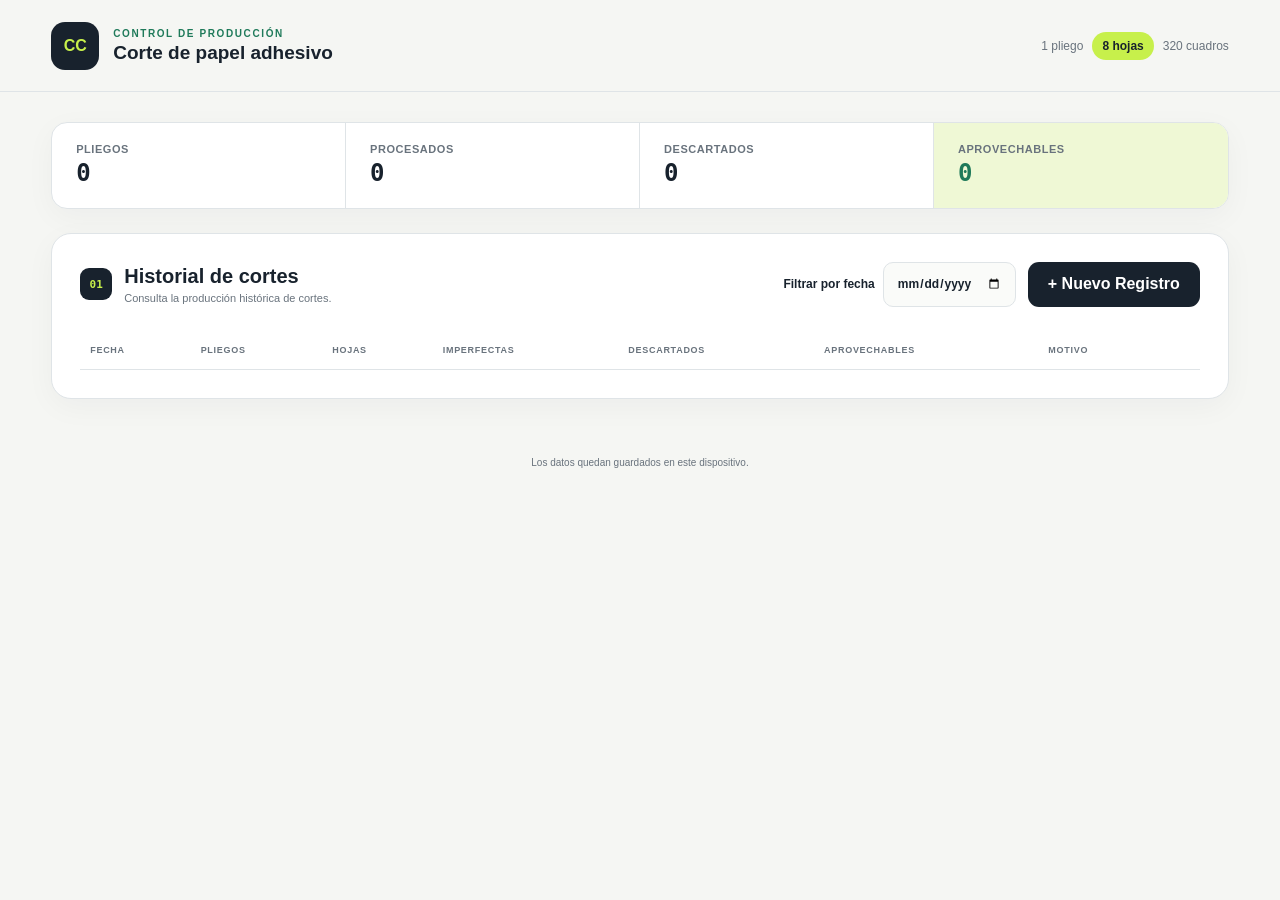
<file: page/corte/index.html>
<!DOCTYPE html>
<html lang="es">
<head>
  <meta charset="UTF-8">
  <meta name="viewport" content="width=device-width, initial-scale=1.0">
  <meta name="description" content="Control de pliegos, hojas imperfectas y cuadros aprovechables">
  <title>Control de Corte Adhesivo</title>
  <link rel="stylesheet" href="styles.css">
</head>
<body>
  <header class="topbar">
    <div class="brandmark">CC</div>
    <div>
      <p class="eyebrow">CONTROL DE PRODUCCIÓN</p>
      <h1>Corte de papel adhesivo</h1>
    </div>
    <div class="rule"><span>1 pliego</span><b>8 hojas</b><span>320 cuadros</span></div>
  </header>

  <main class="dashboard">
    <!-- Fila de Tarjetas Estadísticas Superiores -->
    <section class="summary-section">
      <div class="summary-row">
        <div><span>Pliegos</span><b id="totalSheets">0</b></div>
        <div><span>Procesados</span><b id="totalProcessed">0</b></div>
        <div><span>Descartados</span><b id="totalDiscarded">0</b></div>
        <div class="highlight"><span>Aprovechables</span><b id="totalUsable">0</b></div>
      </div>
    </section>

    <!-- Historial de cortes y Botón de Registro -->
    <section class="history panel">
      <div class="history-head">
        <div>
          <span class="step">01</span>
          <div>
            <h2>Historial de cortes</h2>
            <p>Consulta la producción histórica de cortes.</p>
          </div>
        </div>
        
        <div class="actions">
          <label>Filtrar por fecha<input id="filterDate" type="date"></label>
          <button id="clearFilter" class="clear" type="button" hidden>Limpiar</button>
          <button id="openModalBtn" class="save" type="button" style="margin-top: 0; min-height: 45px; padding: 0 20px;">+ Nuevo Registro</button>
        </div>
      </div>
      
      <div class="table-wrap">
        <table>
          <thead>
            <tr>
              <th>Fecha</th>
              <th>Pliegos</th>
              <th>Hojas</th>
              <th>Imperfectas</th>
              <th>Descartados</th>
              <th>Aprovechables</th>
              <th>Motivo</th>
              <th></th>
            </tr>
          </thead>
          <tbody id="historyBody"></tbody>
        </table>
      </div>
    </section>
  </main>

  <!-- Ventana Modal de Registro -->
  <div id="registerModal" class="modal" hidden>
    <div class="modal-overlay"></div>
    <div class="modal-content">
      <header class="modal-header">
        <h2>Nuevo registro de corte</h2>
        <button id="closeModalBtn" class="close-modal-btn" aria-label="Cerrar modal">&times;</button>
      </header>

      <div class="modal-body">
        <!-- Formulario (Izquierda/Arriba) -->
        <div class="panel register-panel" style="border: 0; box-shadow: none; padding: 0;">
          <div class="fields">
            <label>Fecha del corte<input id="cutDate" type="date"></label>
            <div style="display: grid; grid-template-columns: 1fr 1fr; gap: 14px;">
              <label>Pliegos
                <div class="counter">
                  <button id="subtractSheet" type="button" aria-label="Restar pliego">−</button>
                  <input id="sheetCount" type="tel" inputmode="numeric" pattern="[0-9]*" value="1">
                  <button id="addSheet" type="button" aria-label="Sumar pliego">+</button>
                </div>
              </label>
              <label>Hojas adicionales
                <div class="counter">
                  <button id="subtractExtra" type="button" aria-label="Restar hoja adicional">−</button>
                  <input id="extraSheets" type="tel" inputmode="numeric" pattern="[0-9]*" value="0">
                  <button id="addExtra" type="button" aria-label="Sumar hoja adicional">+</button>
                </div>
              </label>
            </div>
          </div>

          <div class="section-title">
            <div><h3>Hojas imperfectas</h3><p>Escribe los números de las hojas defectuosas separados por comas.</p></div>
            <span id="damagedCounter">0 descartadas</span>
          </div>
          <input id="damagedInput" placeholder="Ejemplo: 5, 12, 104" style="margin-bottom: 20px;">

          <div class="fields lower-fields">
            <label>Motivo principal
              <select id="reason">
                <option value="">Sin especificar</option>
                <option>Error de corte</option><option>Desalineación</option>
                <option>Material defectuoso</option><option>Calibración</option>
                <option>Manipulación</option><option>Otro</option>
              </select>
            </label>
            <label>Observación<input id="note" placeholder="Opcional"></label>
          </div>
        </div>

        <!-- Resultados en tiempo real (Derecha/Abajo) -->
        <div class="panel result-panel" style="border: 0; box-shadow: none; padding: 0; position: static;">
          <div class="result-primary">
            <span>Cuadros aprovechables</span>
            <strong id="usable">320</strong>
            <small id="goodSections">8 hojas buenas × 40</small>
          </div>
          <div class="metrics" style="margin: 15px 0;">
            <div><span>Procesados</span><b id="processed">320</b></div>
            <div class="bad"><span>Descartados</span><b id="discarded">−0</b></div>
            <div><span>Hojas procesadas</span><b id="processedSections">8</b></div>
            <div><span>Desperdicio</span><b id="waste">0,0%</b></div>
          </div>
          <div class="waste-bar" style="margin-bottom: 10px;"><span id="wasteBar"></span></div>
          <p id="resultNote" class="result-note">Todas las hojas están aprovechables.</p>
        </div>
      </div>

      <footer class="modal-footer">
        <button id="cancelRecord" class="clear" type="button" style="min-height: 52px; font-weight: 700; width: auto; padding: 0 30px;">Cancelar</button>
        <button id="saveRecord" class="save" type="button" style="margin-top: 0; width: auto; padding: 0 35px;">Guardar registro <span>→</span></button>
      </footer>
      
      <div id="toast" class="toast" hidden style="position: absolute; bottom: 20px; left: 50%; transform: translateX(-50%); width: 90%;">Registro guardado correctamente</div>
    </div>
  </div>

  <footer>Los datos quedan guardados en este dispositivo.</footer>
  <script src="app.js"></script>
</body>
</html>
</file>
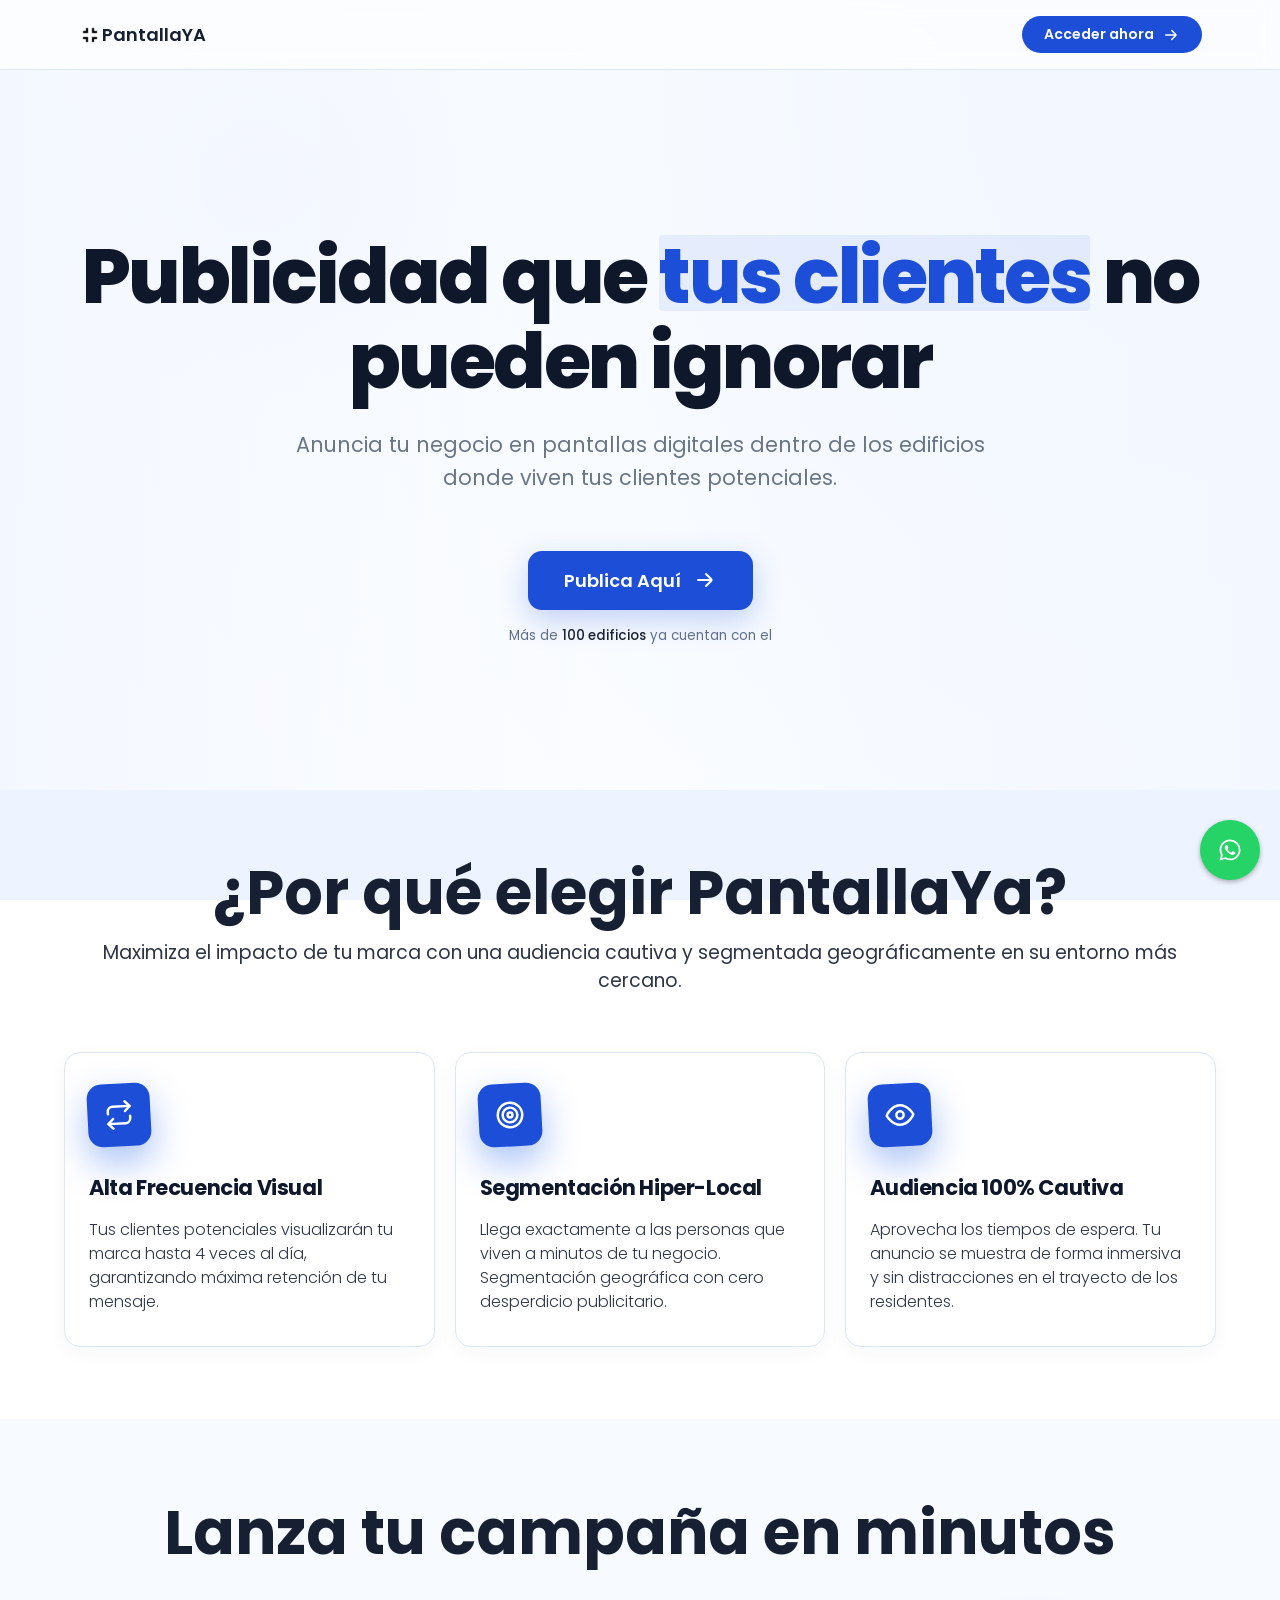
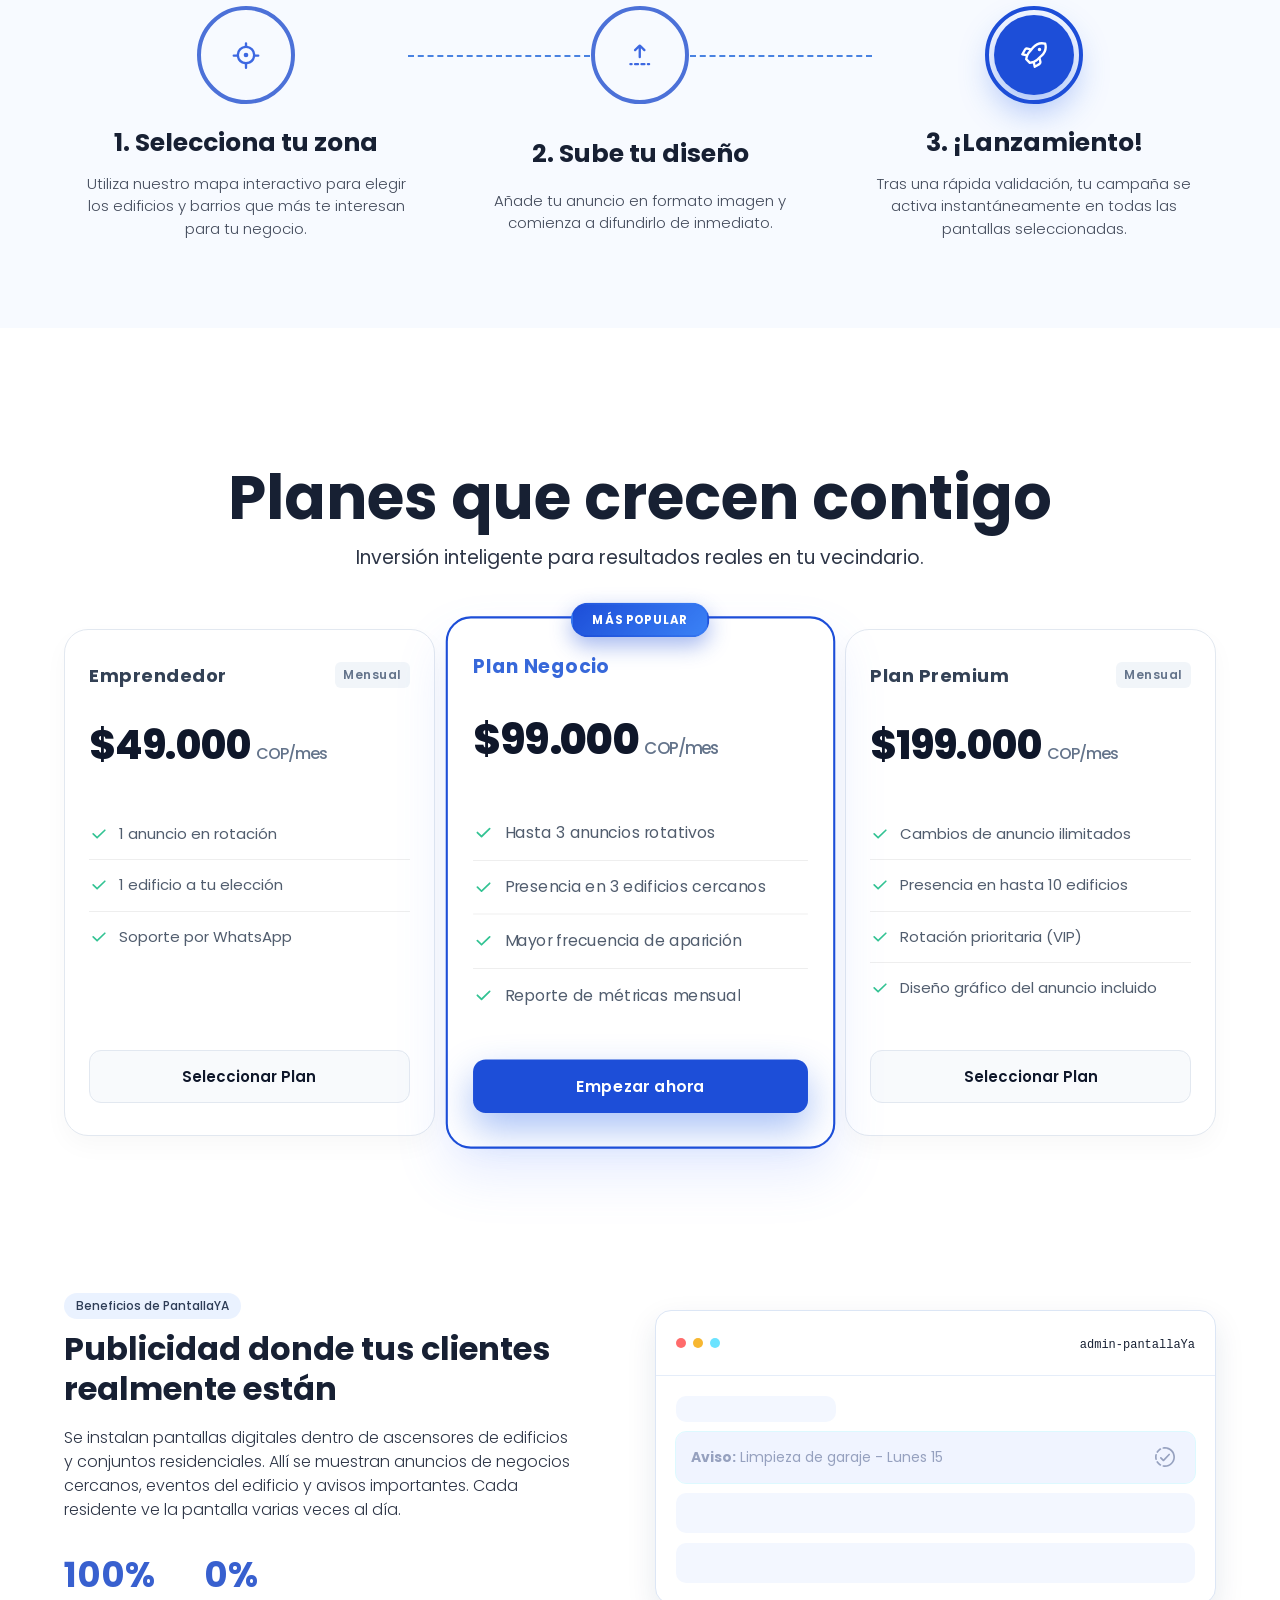
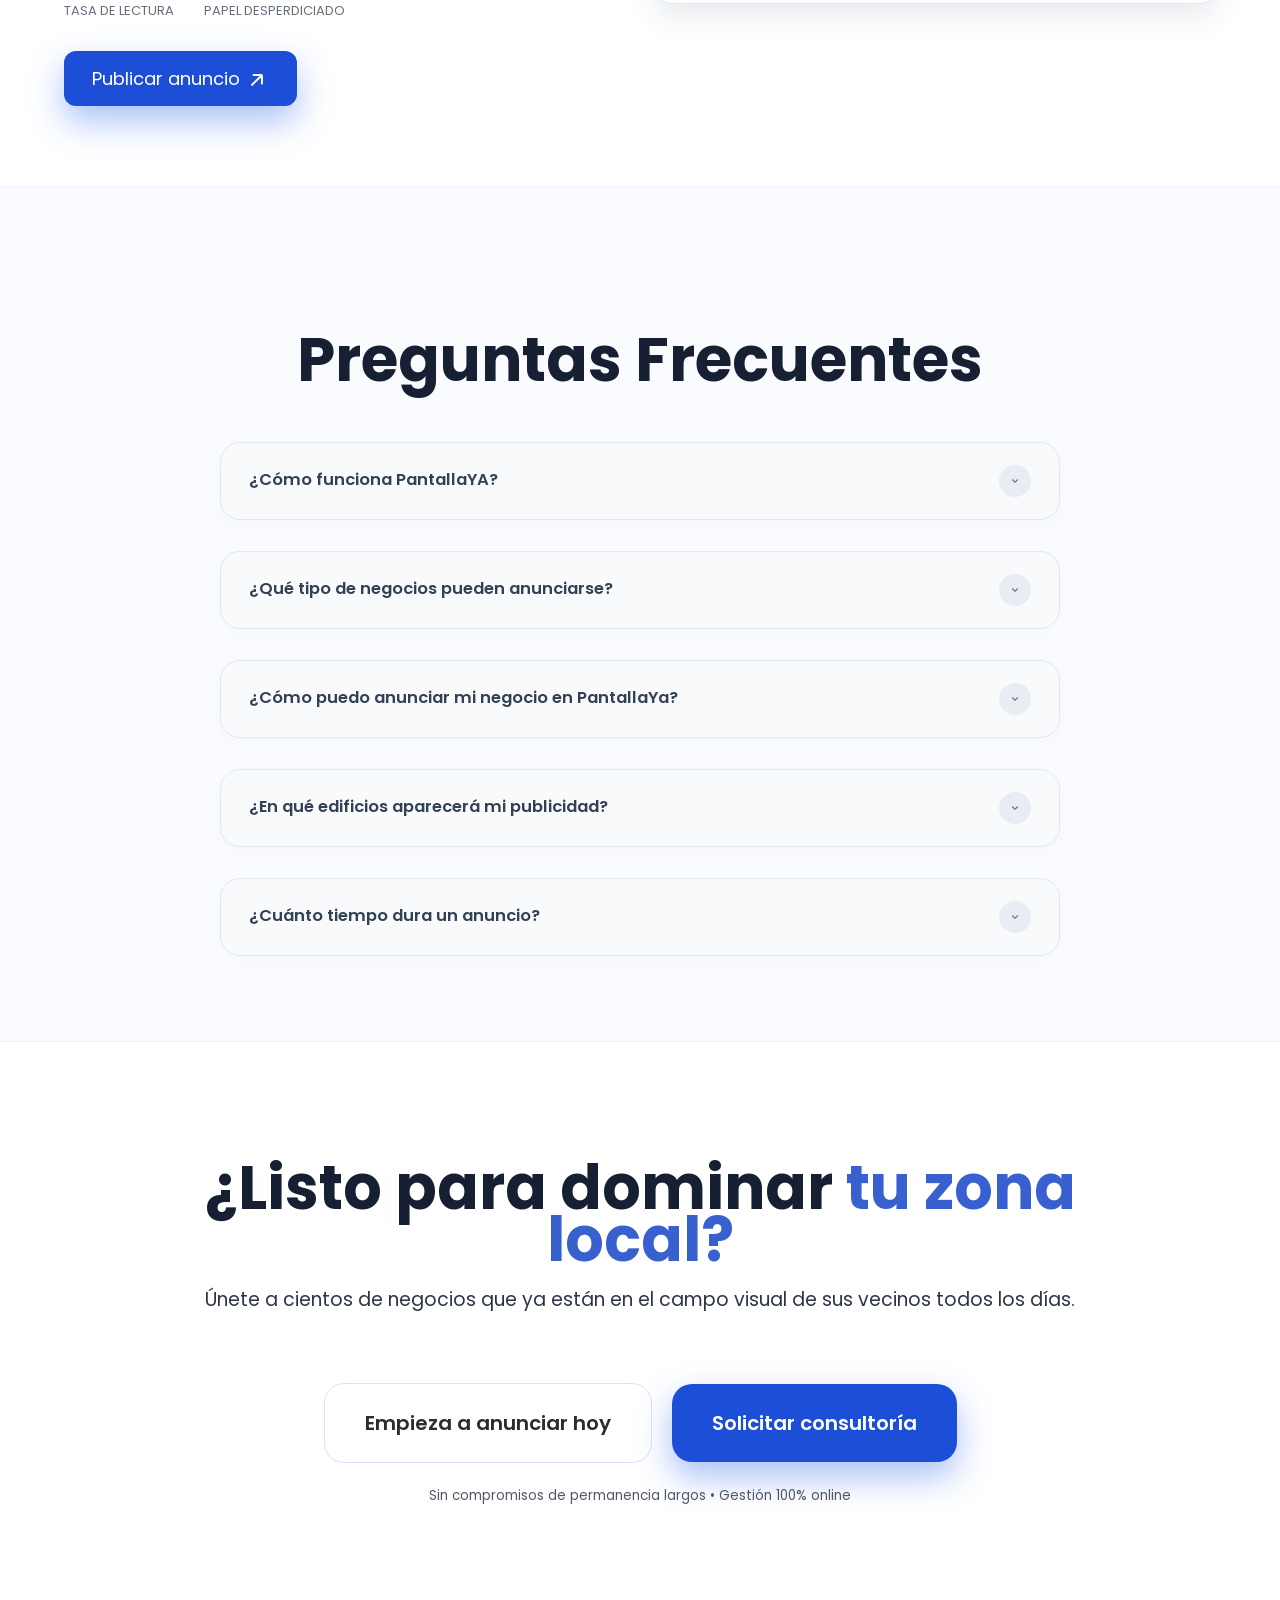
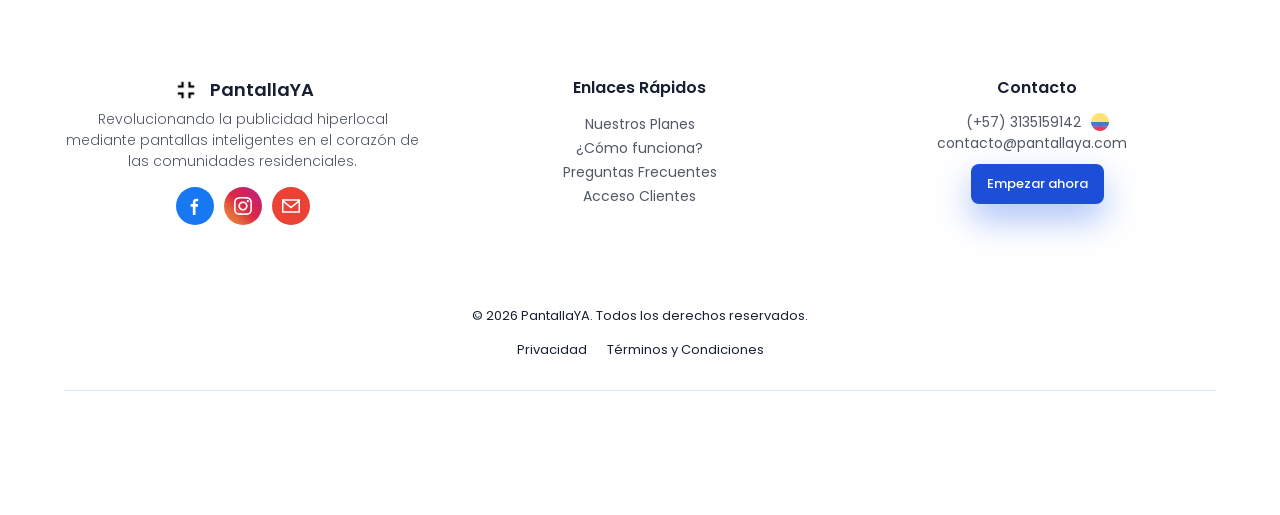
<file: page/pantallaYa_old/index.html>
<?php
if (empty($_SERVER['HTTPS']) || $_SERVER['HTTPS'] === "off") {
    $location = 'https://' . $_SERVER['HTTP_HOST'] . $_SERVER['REQUEST_URI'];
    header('HTTP/1.1 301 Moved Permanently');
    header('Location: ' . $location);
    exit;
} ?>

<!DOCTYPE html>
<html lang="es">

<head>
    <meta charset="UTF-8">
    <meta name="viewport" content="width=device-width, initial-scale=1.0">
    <title>PantallaYA Bienvenidos</title>
    <link rel="shortcut icon" href="img/icono.png" type="image/png">
    <link rel="stylesheet" href="css/lexx.css">
    <link rel="stylesheet" href="css/lexx_icons.css">
    <link rel="stylesheet" href="css/utility.css">
    <link rel="stylesheet" href="css/pantallaYa.css">
    <link rel="stylesheet" href="css/modal-wizard.css">
    <link rel="stylesheet" href="css/auth-premium.css">
</head>

<body class="home">

    <div class="navbar_home">
        <div class="base_container">
            <div class="flex flex_center gap_20 w_100">
                <div class="flex_100 flex flex_center img_logo">
                    <img src="img/icono.png" alt="Lexx">
                    <span class="bold_600 f_18">PantallaYA</span>
                </div>
                <div>
                    <samp class="pointer btn_nav_login"><b class="flex flex_center gap_5" onclick="AuthModal.open('login')">Acceder ahora <i class="f_20 lexx lexx_angle_r"></i></b></samp>
                </div>
            </div>
        </div>
    </div>

    <section id="inicio" class="hero">
        <div class="base_container hero_content">
            <div class="grid gap_20 w_100">
                <div class="min_w_0 grid gap_16 text_center">
                    <!-- <div>
                        <span>Nueva era publicitaria</span>
                    </div> -->
                    <div>
                        <h1 class="hero_main_title">Publicidad que <span>tus clientes</span> no pueden ignorar</h1>
                        <h4 class="hero_sub_title">Anuncia tu negocio en pantallas digitales dentro de los edificios donde viven tus clientes potenciales.</h4>
                    </div>
                    <div>
                        <button class="flex flex_center justify_center gap_10 btn_open_modal" data-modal="modalPublication">Publica Aquí <i class="f_20 lexx lexx_angle_r"></i></button>
                    </div>
                    <div>
                        <small class="block">M&aacute;s de <strong>100 edificios</strong> ya cuentan con el</small>
                    </div>
                </div>
                <div class="banner flex flex_center justify_end">

                </div>
            </div>
        </div>
    </section>

    <!-- Caracteristicas -->
    <section id="ventajas" class="fx left">
        <div class="base_container features_content padding_content">
            <hgroup class="grid gap_5 hgroup">
                <h1>¿Por qué elegir PantallaYa?</h1>
                <h3>Maximiza el impacto de tu marca con una audiencia cautiva y segmentada geográficamente en su entorno más cercano.</h3>
            </hgroup>

            <div class="w_100 grid grid_col_3 gap_20 features-grid">
                <div class="min_w_0 cards feature-card grid gap_10">
                    <div class="card_icon">
                        <span class="icon-wrap">
                            <svg width="28" height="28" viewBox="0 0 24 24" fill="none" stroke="currentColor" stroke-width="2" stroke-linecap="round" stroke-linejoin="round">
                                <polyline points="17 1 21 5 17 9"></polyline>
                                <path d="M3 11V9a4 4 0 0 1 4-4h14"></path>
                                <polyline points="7 23 3 19 7 15"></polyline>
                                <path d="M21 13v2a4 4 0 0 1-4 4H3"></path>
                            </svg>
                        </span>
                    </div>
                    <h4>Alta Frecuencia Visual</h4>
                    <p>Tus clientes potenciales visualizarán tu marca hasta 4 veces al día, garantizando máxima retención de tu mensaje.</p>
                </div>
                <div class="min_w_0 cards feature-card grid gap_10">
                    <div class="card_icon">
                        <span class="icon-wrap">
                            <svg width="28" height="28" viewBox="0 0 24 24" fill="none" stroke="currentColor" stroke-width="2" stroke-linecap="round" stroke-linejoin="round">
                                <circle cx="12" cy="12" r="10"></circle>
                                <circle cx="12" cy="12" r="6"></circle>
                                <circle cx="12" cy="12" r="2"></circle>
                            </svg>
                        </span>
                    </div>
                    <h4>Segmentación Hiper-Local</h4>
                    <p>Llega exactamente a las personas que viven a minutos de tu negocio. Segmentación geográfica con cero desperdicio publicitario.</p>
                </div>
                <div class="min_w_0 cards feature-card grid gap_10">
                    <div class="card_icon">
                        <span class="icon-wrap">
                            <svg width="28" height="28" viewBox="0 0 24 24" fill="none" stroke="currentColor" stroke-width="2" stroke-linecap="round" stroke-linejoin="round">
                                <path d="M1 12s4-8 11-8 11 8 11 8-4 8-11 8-11-8-11-8z"></path>
                                <circle cx="12" cy="12" r="3"></circle>
                            </svg>
                        </span>
                    </div>
                    <h4>Audiencia 100% Cautiva</h4>
                    <p>Aprovecha los tiempos de espera. Tu anuncio se muestra de forma inmersiva y sin distracciones en el trayecto de los residentes.</p>
                </div>
            </div>
        </div>
    </section>

    <!-- Proceso -->
    <section id="proceso" class="fx right color_bg">
        <div class="base_container campana_content">
            <hgroup class="grid gap_5 hgroup">
                <h1>Lanza tu campaña en minutos</h1>
            </hgroup>
            <div class="grid card_breadcumb gap_30 w_100">
                <div class="card_connect grid gap_10">
                    <div class="card_circle">
                        <span class="flex flex_center justify_center"><i class="flex f_28 lexx lexx_open_location"></i></span>
                    </div>
                    <div class="grid gap_10">
                        <h2 class="block text_center">1. Selecciona tu zona</h2>
                        <p class="block text_center">Utiliza nuestro mapa interactivo para elegir los edificios y barrios que más te interesan para tu negocio.</p>
                    </div>
                </div>
                <div class="card_connect card_connect_center grid gap_10 relative">
                    <div class="card_circle w_100">
                        <span class="flex flex_center justify_center"><i class="flex f_28 lexx lexx_upload"></i></span>
                    </div>
                    <div class="grid gap_10">
                        <h2 class="block text_center">2. Sube tu diseño</h2>
                        <p class="block text_center">Añade tu anuncio en formato imagen y comienza a difundirlo de inmediato.</p>
                    </div>
                </div>
                <div class="card_connect grid gap_10">
                    <div class="card_circle">
                        <span class="flex flex_center justify_center"><i class="flex f_28 lexx lexx_rocket"></i></span>
                    </div>
                    <div class="grid gap_10">
                        <h2 class="block text_center">3. ¡Lanzamiento!</h2>
                        <p class="block text_center">Tras una rápida validación, tu campaña se activa instantáneamente en todas las pantallas seleccionadas.</p>
                    </div>
                </div>
            </div>
        </div>
    </section>

    <!-- Precios -->
    <section id="planes" class="fx left">
        <div class="base_container price_content padding_content">
            <hgroup class="grid gap_5 hgroup">
                <h1>Planes que crecen contigo</h1>
                <h3>Inversión inteligente para resultados reales en tu vecindario.</h3>
            </hgroup>

            <div class="w_100 grid grid_col_3 gap_20" id="landing-pricing-container">
                <div class="min_w_0 price flex dir_columns gap_10">
                    <h3>Emprendedor <small>Mensual</small></h3>
                    <h2 class="flex">$49.000 <small>COP/mes</small></h2>
                    <ul class="grid gap_15">
                        <li class="flex flex_start gap_10 w_100"><i class="lexx lexx_check_ok f_20 price_check_icon"></i> <span class="flex_100">1 anuncio en rotación</span></li>
                        <li class="flex flex_start gap_10 w_100"><i class="lexx lexx_check_ok f_20 price_check_icon"></i> <span class="flex_100">1 edificio a tu elección</span></li>
                        <li class="flex flex_start gap_10 w_100"><i class="lexx lexx_check_ok f_20 price_check_icon"></i> <span class="flex_100">Soporte por WhatsApp</span></li>
                    </ul>
                    <button class="btn_open_modal" data-modal="modalPublication" data-plan="basico">Seleccionar Plan</button>
                </div>
                <div class="min_w_0 price flex dir_columns gap_10 active relative" aria-label="Más popular">
                    <h3>Plan Negocio</h3>
                    <h2 class="flex">$99.000 <small>COP/mes</small></h2>
                    <ul class="grid gap_15">
                        <li class="flex flex_start gap_10 w_100"><i class="lexx lexx_check_ok f_20 price_check_icon"></i> <span class="flex_100">Hasta 3 anuncios rotativos</span></li>
                        <li class="flex flex_start gap_10 w_100"><i class="lexx lexx_check_ok f_20 price_check_icon"></i> <span class="flex_100">Presencia en 3 edificios cercanos</span></li>
                        <li class="flex flex_start gap_10 w_100"><i class="lexx lexx_check_ok f_20 price_check_icon"></i> <span class="flex_100">Mayor frecuencia de aparición</span></li>
                        <li class="flex flex_start gap_10 w_100"><i class="lexx lexx_check_ok f_20 price_check_icon"></i> <span class="flex_100">Reporte de métricas mensual</span></li>
                    </ul>
                    <button class="btn_open_modal" data-modal="modalPublication" data-plan="negocio">Empezar ahora</button>
                </div>
                <div class="min_w_0 price flex dir_columns gap_10">
                    <h3>Plan Premium <small>Mensual</small></h3>
                    <h2 class="flex">$199.000 <small>COP/mes</small></h2>
                    <ul class="grid gap_15">
                        <li class="flex flex_start gap_10 w_100"><i class="lexx lexx_check_ok f_20 price_check_icon"></i> <span class="flex_100">Cambios de anuncio ilimitados</span></li>
                        <li class="flex flex_start gap_10 w_100"><i class="lexx lexx_check_ok f_20 price_check_icon"></i> <span class="flex_100">Presencia en hasta 10 edificios</span></li>
                        <li class="flex flex_start gap_10 w_100"><i class="lexx lexx_check_ok f_20 price_check_icon"></i> <span class="flex_100">Rotación prioritaria (VIP)</span></li>
                        <li class="flex flex_start gap_10 w_100"><i class="lexx lexx_check_ok f_20 price_check_icon"></i> <span class="flex_100">Diseño gráfico del anuncio incluido</span></li>
                    </ul>
                    <button class="btn_open_modal" data-modal="modalPublication" data-plan="premium">Seleccionar Plan</button>
                </div>
            </div>
        </div>
    </section>

    <!-- Beneficio -->
    <section id="beneficios" class="fx right">
        <div class="base_container benefits_content padding_content">
            <div class="w_100 grid grid_col_2 gap_30">
                <div class="min_w_0 grid gap_10">
                    <div>
                        <samp>Beneficios de PantallaYA</samp>
                    </div>
                    <hgroup class="grid gap_5 hgroup">
                        <h1>Publicidad donde tus clientes realmente están</h1>
                        <h3>Se instalan pantallas digitales dentro de ascensores de edificios y conjuntos residenciales. Allí se muestran anuncios de negocios cercanos, eventos del edificio y avisos importantes. Cada residente ve la pantalla varias veces al día.</h3>
                    </hgroup>
                    <div class="flex flex_center gap_30">
                        <div class="benefits_card relative">
                            <h5>100%</h5>
                            <small class="f_13 block uppercase opacity_65">Tasa de lectura</small>
                        </div>
                        <div>
                            <h5>0%</h5>
                            <small class="f_13 block uppercase opacity_65">Papel desperdiciado</small>
                        </div>
                    </div>
                </div>
                <div class="flex flex_center justify_center">
                    <div class="benefits_module w_100">
                        <div class="w_100 benefits_module_header flex flex_center gap_16">
                            <div class="flex_100 flex flex_center">
                                <span></span><span></span><span></span>
                            </div>
                            <div>
                                <em>admin-pantallaYa</em>
                            </div>
                        </div>
                        <div class="benefits_dialog w_100 grid gap_10">
                            <span class="block"></span>
                            <span class="block relative lexx_check_active_b">
                                <b>Aviso:</b> Limpieza de garaje - Lunes 15
                            </span>
                            <span></span>
                            <span></span>
                        </div>
                    </div>
                </div>
                <div>
                    <button class="btn_cta_impact btn_open_modal" data-modal="modalPublication">Publicar anuncio <i class="lexx lexx_angle_r"></i></button>
                </div>
            </div>
        </div>
    </section>

    <!-- Preguntas -->
    <section id="faq" class="fx left">
        <div class="base_container faq_content padding_content">
            <hgroup class="grid gap_5 hgroup">
                <h1>Preguntas Frecuentes</h1>
            </hgroup>

            <div class="faq">
                <details class="details">
                    <summary class="details_summary flex flex_center justify_between gap_10">
                        <span>¿Cómo funciona PantallaYA?</span>
                        <i class="lexx lexx_chevron_down"></i>
                    </summary>
                    <div class="details_content">
                        <p>PantallaYA instala pantallas digitales dentro de ascensores en edificios residenciales. Los anunciantes pueden subir sus anuncios a través de nuestra plataforma, seleccionar los edificios donde quieren que se muestren y lanzar su campaña. Cada vez que un residente entra o sale del edificio, ve la pantalla con los anuncios, lo que garantiza una alta frecuencia de exposición.</p>
                    </div>
                </details>

                <details class="details">
                    <summary class="details_summary flex flex_center justify_between gap_10">
                        <span>¿Qué tipo de negocios pueden anunciarse?</span>
                        <i class="lexx lexx_chevron_down"></i>
                    </summary>
                    <div class="details_content">
                        <p>Cualquier negocio local puede beneficiarse de PantallaYA. Restaurantes, tiendas de ropa, gimnasios, servicios de salud, eventos culturales y más pueden llegar a su audiencia local de manera efectiva. Nuestra plataforma permite segmentar por ubicación para que tu anuncio llegue a las personas que realmente están cerca de tu negocio.</p>
                    </div>
                </details>

                <details class="details">
                    <summary class="details_summary flex flex_center justify_between gap_10">
                        <span>¿Cómo puedo anunciar mi negocio en PantallaYa?</span>
                        <i class="lexx lexx_chevron_down"></i>
                    </summary>
                    <div class="details_content">
                        <p>Es muy sencillo. Solo debes elegir uno de nuestros planes de publicidad, enviarnos tu anuncio en formato imagen y nosotros lo publicamos en las pantallas ubicadas dentro de los ascensores.</p>
                    </div>
                </details>

                <details class="details">
                    <summary class="details_summary flex flex_center justify_between gap_10">
                        <span>¿En qué edificios aparecerá mi publicidad?</span>
                        <i class="lexx lexx_chevron_down"></i>
                    </summary>
                    <div class="details_content">
                        <p>Tu anuncio se mostrará en las pantallas instaladas en edificios y conjuntos residenciales dentro de la zona seleccionada, permitiendo que residentes cercanos conozcan tu negocio.</p>
                    </div>
                </details>

                <details class="details">
                    <summary class="details_summary flex flex_center justify_between gap_10">
                        <span>¿Cuánto tiempo dura un anuncio?</span>
                        <i class="lexx lexx_chevron_down"></i>
                    </summary>
                    <div class="details_content">
                        <p>Depende del plan que elijas. Nuestros planes generalmente tienen una duración de 15 o 30 días, durante los cuales tu anuncio aparecerá en rotación dentro de las pantallas.</p>
                    </div>
                </details>
            </div>
        </div>
    </section>

    <!-- Apartado -->
    <section class="fx right">
        <div class="base_container paragraph_content padding_content">
            <div class="paragraph grid gap_20">
                <hgroup class="grid gap_5 hgroup">
                    <h1>¿Listo para dominar <b>tu zona local?</b></h1>
                    <h3>Únete a cientos de negocios que ya están en el campo visual de sus vecinos todos los días.</h3>
                </hgroup>
                <div class="flex flex_center justify_center flex_wrap gap_20">
                    <button class="btn_open_modal" data-modal="modalPublication">Empieza a anunciar hoy</button>
                    <button>Solicitar consultoría</button>
                </div>
                <div class="block text_center">
                    <small class="opacity_75">Sin compromisos de permanencia largos • Gestión 100% online</small>
                </div>
            </div>
        </div>
    </section>

    <!-- Pie de página -->
    <footer class="fx footer_home">
        <div class="base_container footer_content padding_content">
            <div class="w_100 grid footer_grid">
                <!-- Columna 1: Marca -->
                <div class="flex dir_columns gap_15 min_w_0">
                    <div class="footer_logo flex flex_center gap_10">
                        <img src="img/icono.png" alt="PantallaYA">
                        <span class="bold_600 f_18">PantallaYA</span>
                    </div>
                    <p class="f_14 opacity_75 bold_300">Revolucionando la publicidad hiperlocal mediante pantallas inteligentes en el corazón de las comunidades residenciales.</p>
                    <div class="footer_social flex flex_start gap_10">
                        <a href="#" class="social_item facebook" aria-label="Facebook">
                            <svg viewBox="0 0 24 24" fill="currentColor">
                                <path d="M9.101 24v-11.064H6.117V9.456h2.984V6.901c0-2.968 1.812-4.585 4.46-4.585 1.268 0 2.358.095 2.674.137v3.1h-1.835c-1.441 0-1.72.684-1.72 1.688v2.215h3.433l-.448 3.48h-2.985V24H9.101z" />
                            </svg>
                        </a>
                        <a href="#" class="social_item instagram" aria-label="Instagram">
                            <svg viewBox="0 0 24 24" fill="currentColor">
                                <path d="M12 2.163c3.204 0 3.584.012 4.85.07 3.252.148 4.771 1.691 4.919 4.919.058 1.265.069 1.645.069 4.849 0 3.205-.012 3.584-.069 4.849-.149 3.225-1.664 4.771-4.919 4.919-1.266.058-1.644.07-4.85.07-3.204 0-3.584-.012-4.849-.07-3.26-.149-4.771-1.699-4.919-4.92-.058-1.265-.07-1.644-.07-4.849 0-3.204.013-3.583.07-4.849.149-3.227 1.664-4.771 4.919-4.919 1.266-.057 1.645-.069 4.849-.069zm0-2.163c-3.259 0-3.667.014-4.947.072-4.358.2-6.78 2.618-6.98 6.98-.059 1.281-.073 1.689-.073 4.948 0 3.259.014 3.668.072 4.948.2 4.358 2.618 6.78 6.98 6.98 1.281.058 1.689.072 4.948.072 3.259 0 3.668-.014 4.948-.072 4.354-.2 6.782-2.618 6.979-6.98.059-1.28.073-1.689.073-4.948 0-3.259-.014-3.667-.072-4.947-.196-4.354-2.617-6.78-6.979-6.98-1.281-.059-1.69-.073-4.949-.073zm0 5.838c-3.403 0-6.162 2.759-6.162 6.162s2.759 6.163 6.162 6.163 6.162-2.759 6.162-6.163c0-3.403-2.759-6.162-6.162-6.162zm0 10.162c-2.209 0-4-1.79-4-4 0-2.209 1.791-4 4-4s4 1.791 4 4c0 2.21-1.791 4-4 4zm6.406-11.845c-.796 0-1.441.645-1.441 1.44s.645 1.44 1.441 1.44c.795 0 1.439-.645 1.439-1.44s-.644-1.44-1.439-1.44z" />
                            </svg>
                        </a>
                        <a href="#" class="social_item email" aria-label="Email">
                            <svg viewBox="0 0 24 24" fill="currentColor">
                                <path d="M0 3v18h24v-18h-24zm21.518 2l-9.518 7.713-9.518-7.713h19.036zm-19.518 14v-11.817l10 8.104 10-8.104v11.817h-20z" />
                            </svg>
                        </a>
                    </div>
                </div>

                <!-- Columna 2: Enlaces Rápidos -->
                <div class="flex dir_columns gap_15 min_w_0 footer_col_right">
                    <h4 class="bold_600 f_16">Enlaces Rápidos</h4>
                    <ul>
                        <li><a href="#planes" class="f_14 opacity_75">Nuestros Planes</a></li>
                        <li><a href="#proceso" class="f_14 opacity_75">¿Cómo funciona?</a></li>
                        <li><a href="#faq" class="f_14 opacity_75">Preguntas Frecuentes</a></li>
                        <li><a href="#" class="f_14 opacity_75" onclick="event.preventDefault(); AuthModal.open('login')">Acceso Clientes</a></li>
                    </ul>
                </div>

                <!-- Columna 3: Contacto -->
                <div class="flex dir_columns gap_15 min_w_0 footer_col_right">
                    <h4 class="bold_600 f_16">Contacto</h4>
                    <ul>
                        <li class="flex gap_10 opacity_75 footer_contact_item">
                            <a href="tel:+573135159142" class="f_14">(+57) 3135159142</a>
                            <i class="lexx lexx_colombia f_18"></i>
                        </li>
                        <li class="flex gap_10 opacity_75 footer_contact_item">
                            <a href="mailto:contacto@pantallaya.com" class="f_14">contacto@pantallaya.com</a>
                            <i class="lexx lexx_mail f_18"></i>
                        </li>
                    </ul>
                    <button class="btn_open_modal btn_footer f_13 bold_500" data-modal="modalPublication">Empezar ahora</button>
                </div>
            </div>

            <!-- Copyright Line -->
            <div class="footer_copyright f_13 opacity_50">
                <p>&copy; 2026 PantallaYA. Todos los derechos reservados.</p>
                <div class="flex gap_20">
                    <a href="#">Privacidad</a>
                    <a href="#">Términos y Condiciones</a>
                </div>
            </div>
        </div>
    </footer>

    <!-- WhatsApp Flotante -->
    <a href="https://wa.me/1234567890?text=hello+123" target="_blank" class="whatsapp_btn" aria-label="Contactar por WhatsApp"><i class="lexx lexx_whatsapp" aria-hidden="true"></i></a>

    <!-- Scroll to Top Flotante -->
    <button id="scrollTopBtn" class="scroll_top_btn" aria-label="Volver arriba">
        <i class="lexx lexx_chevron_top"></i>
    </button>

    <!-- MODAL GLOBAL SHELL -->
    <div id="modal-overlay" class="modal-overlay">
        <div id="modal-box" class="modal-box" data-size="md">
            <div class="modal-header">
                <h2 id="modal-title" class="modal-title"></h2>
                <button id="modal-close" class="modal-close" aria-label="Cerrar">✕</button>
            </div>
            <div id="modal-body" class="modal-body"></div>
            <div id="modal-footer" class="modal-footer"></div>
        </div>
    </div>

    <script src="js/lexx.js"></script>
    <script src="js/lexx_icons.js"></script>
    <script src="js/fx.js"></script>
    <script src="digital/js/modal.js"></script>
    <script src="digital/modals/crear.js"></script>
    <script src="digital/modals/auth.js"></script>
    <script>
      document.addEventListener("DOMContentLoaded", () => {
        function loadDynamicPlanes() {
          fetch('api/planes.php?_=' + Date.now())
            .then(res => res.json())
            .then(data => {
              if (data.success && data.planes && data.planes.length > 0) {
                const container = document.getElementById('landing-pricing-container');
                if (!container) return;
                
                let html = '';
                data.planes.forEach(p => {
                  const isPopular = p.popular === 1;
                  const popularClass = isPopular ? 'active relative' : '';
                  const popularBadge = isPopular ? 'aria-label="Más popular"' : '';
                  const btnText = isPopular ? 'Empezar ahora' : 'Seleccionar Plan';
                  
                  let featuresHtml = '';
                  if (Array.isArray(p.caracteristicas)) {
                    p.caracteristicas.forEach(f => {
                      featuresHtml += `
                        <li class="flex flex_start gap_10 w_100">
                          <i class="lexx lexx_check_ok f_20 price_check_icon"></i> 
                          <span class="flex_100">${f}</span>
                        </li>
                      `;
                    });
                  }
                  
                  const priceFormatted = '$' + new Intl.NumberFormat('es-CO', { maximumFractionDigits: 0 }).format(p.precio);
                  const planValue = p.nombre.toLowerCase().replace(/\s+/g, '_');

                  html += `
                    <div class="min_w_0 price flex dir_columns gap_10 ${popularClass}" ${popularBadge}>
                        <h3>${p.nombre} ${p.periodo === 'mes' ? '<small>Mensual</small>' : ''}</h3>
                        <h2 class="flex">${priceFormatted} <small>COP/${p.periodo}</small></h2>
                        <ul class="grid gap_15">
                            ${featuresHtml}
                        </ul>
                        <button class="btn_open_modal" data-modal="modalPublication" data-plan="${planValue}">${btnText}</button>
                    </div>
                  `;
                });
                container.innerHTML = html;
                
                // Re-vincular eventos
                const buttons = container.querySelectorAll('.btn_open_modal');
                buttons.forEach(btn => {
                  btn.addEventListener('click', function(e) {
                    e.preventDefault();
                    if (typeof CrearModal !== 'undefined') {
                      const planName = this.getAttribute('data-plan') || '';
                      CrearModal.open(planName);
                    }
                  });
                });
              }
            })
            .catch(err => console.error("Error al cargar planes dinámicos:", err));
        }

        // Carga inicial
        loadDynamicPlanes();

        // Actualizar cuando la pestaña recupera el foco o la visibilidad
        window.addEventListener("focus", loadDynamicPlanes);
        document.addEventListener("visibilitychange", () => {
          if (document.visibilityState === 'visible') {
            loadDynamicPlanes();
          }
        });

        // Polling en segundo plano cada 5 segundos por si se tienen las pestañas en paralelo
        setInterval(loadDynamicPlanes, 5000);
      });
    </script>
</body>

</html>
</file>
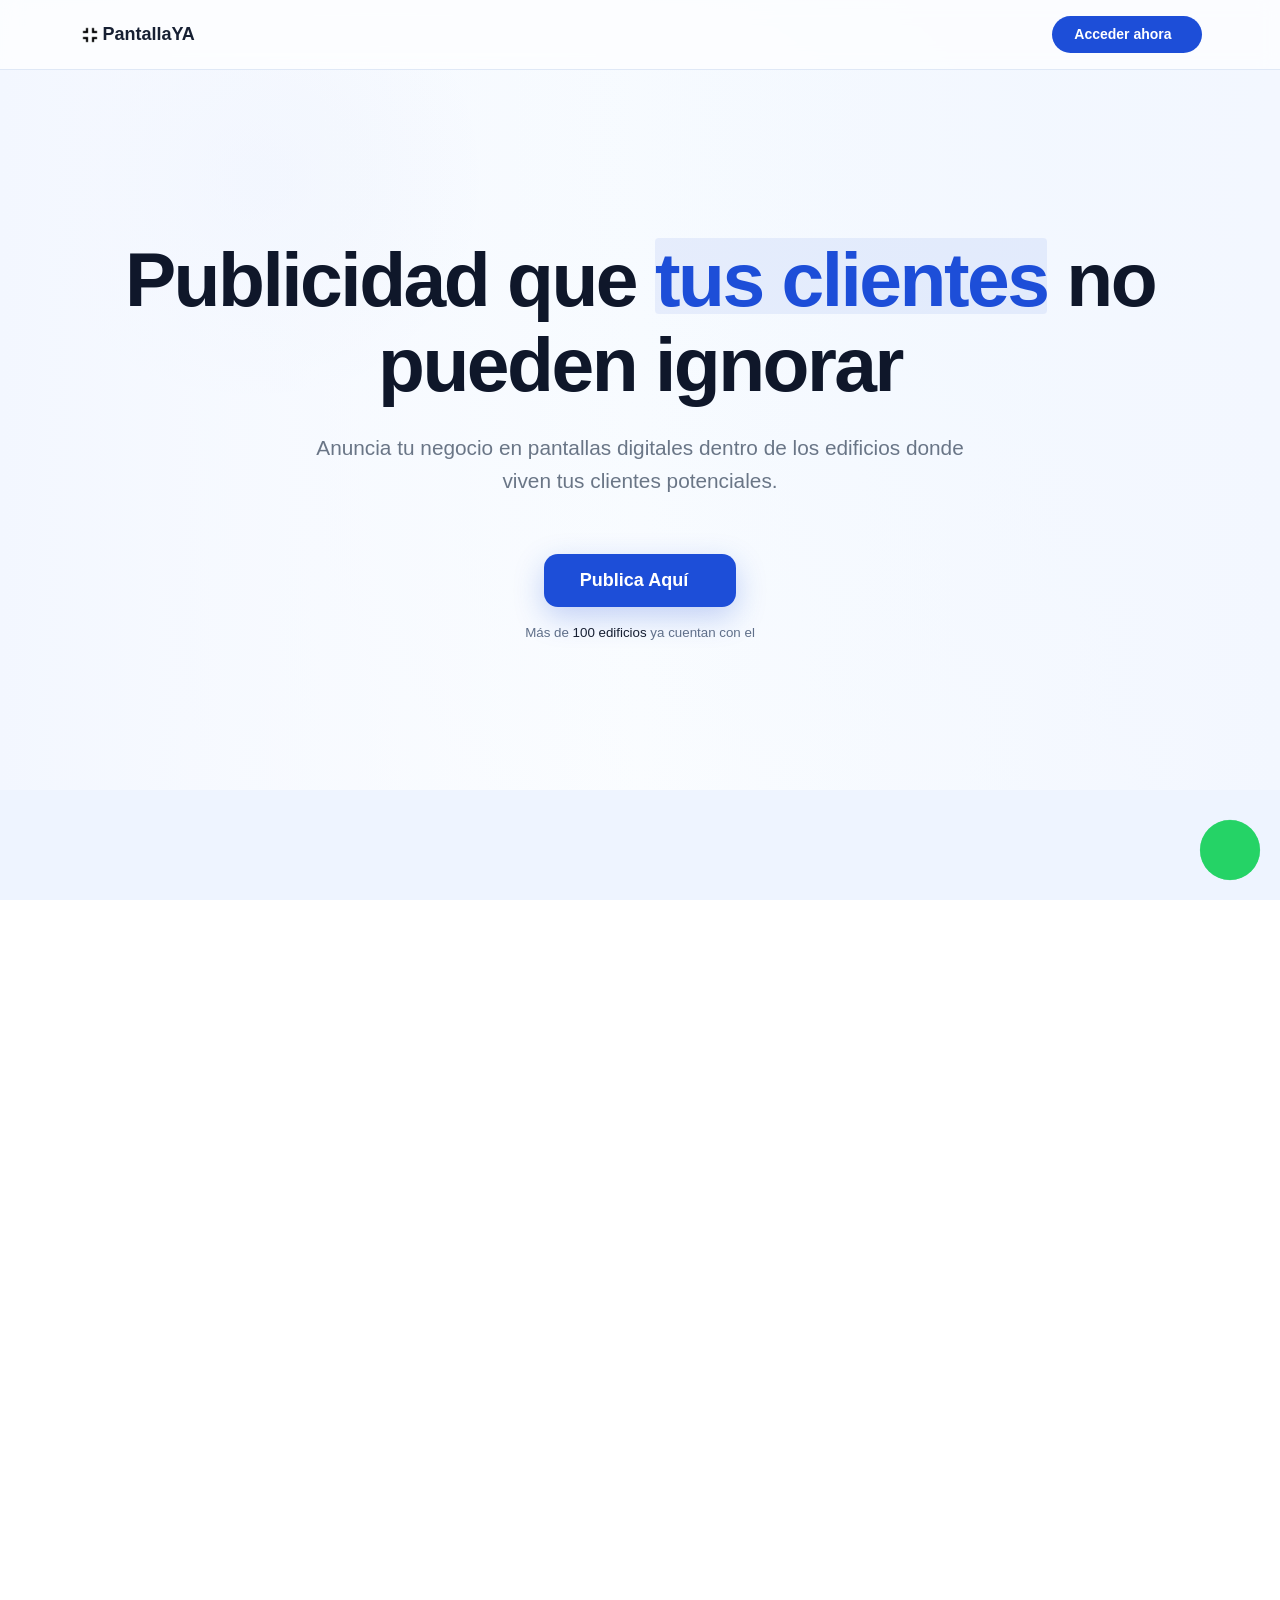
<file: page/pantallaYa_old/digital/index.html>
<!DOCTYPE html>
<html lang="es" data-tema="light">

<head>
    <meta charset="UTF-8" />
    <meta name="viewport" content="width=device-width, initial-scale=1.0" />
    <title>PantallaYA</title>
    <link rel="shortcut icon" href="../img/icono.png" type="image/png">
    <link rel="stylesheet" href="../css/utility.css">
    <link rel="stylesheet" href="../css/lexx_icons.css">
    <link rel="stylesheet" href="../css/lexx.css">
    <link rel="stylesheet" href="css/estilo.css" />
    <link rel="stylesheet" href="../css/modal-wizard.css">
    <link rel="stylesheet" href="../css/config-premium.css">
    <link rel="stylesheet" href="../css/auth-premium.css">
    <link rel="preconnect" href="https://fonts.googleapis.com">
    <link rel="preconnect" href="https://fonts.gstatic.com" crossorigin>
</head>

<body>
    <div class="app">

        <!-- Sidebar Overlay para móviles -->
        <div class="sidebar-overlay" onclick="toggleSidebar()"></div>

        <!-- Sidebar -->
        <aside class="sidebar">
            <div class="logo">
                <span class="logo-icon">
                    <img src="../img/icono.png" alt="Lexx">
                </span>
                <span class="logo-text">PantallaYA</span>
            </div>

            <hr>

            <nav class="menu">

                <!-- Nodo: Campañas -->
                <div class="tree-node open">
                    <button class="tree-parent" onclick="toggleNode(this)">
                        <span class="tree-icon"><i class="lexx lexx_folder"></i></span>
                        <span class="tree-label">Campañas</span>
                        <i class="lexx lexx_chevron_down tree-chevron"></i>
                    </button>
                    <div class="tree-children">
                        <div class="tree-branch">
                            <a href="#" class="tree-leaf active" onclick="event.preventDefault(); CrearModal.open()">
                                <span class="tree-icon"><i class="lexx lexx_plus"></i></span>
                                <span>Crear campaña</span>
                            </a>
                            <!-- <a href="#" class="tree-leaf" onclick="event.preventDefault(); ProgramacionModal.open()">
                                <span class="tree-icon"><i class="lexx lexx_clock"></i></span>
                                <span>Programación</span>
                            </a> -->
                        </div>
                    </div>
                </div>

                <!-- Nodo: Contenido -->
                <div class="tree-node open">
                    <button class="tree-parent" onclick="toggleNode(this)">
                        <span class="tree-icon"><i class="lexx lexx_folder"></i></span>
                        <span class="tree-label">Contenido</span>
                        <i class="lexx lexx_chevron_down tree-chevron"></i>
                    </button>
                    <div class="tree-children">
                        <div class="tree-branch">
                            <a href="#" class="tree-leaf" onclick="event.preventDefault(); BibliotecaModal.open()">
                                <span class="tree-icon"><i class="lexx lexx_folder_open"></i></span>
                                <span>Biblioteca</span>
                            </a>
                            <a href="#" class="tree-leaf" onclick="event.preventDefault(); ImagenesModal.open()">
                                <span class="tree-icon"><i class="lexx lexx_upload"></i></span>
                                <span>Subir contenido</span>
                                <span class="tree-badge" id="campaign-badge">0</span>
                            </a>
                        </div>
                    </div>
                </div>

                <!-- Nodo: Pantallas (sin hijos) -->
                <!-- <div class="tree-node">
                    <button class="tree-parent no-children" onclick="PantallasModal.open()">
                        <span class="tree-icon"><i class="lexx lexx_license"></i></span>
                        <span class="tree-label">Pantallas</span>
                    </button>
                </div> -->

                <!-- Items raíz -->
                <div class="tree-node">
                    <button class="tree-parent no-children" onclick="UsuariosModal.open()">
                        <span class="tree-icon"><i class="lexx lexx_user_outline"></i></span>
                        <span class="tree-label">Usuarios</span>
                    </button>
                </div>
                <div class="tree-node">
                    <button class="tree-parent no-children" onclick="ConfiguracionModal.open()">
                        <span class="tree-icon"><i class="lexx lexx_cog"></i></span>
                        <span class="tree-label">Configuración</span>
                    </button>
                </div>

            </nav>


        </aside>

        <!-- ═══ MODAL GLOBAL SHELL ═══ -->
        <div id="modal-overlay" class="modal-overlay">
            <div id="modal-box" class="modal-box" data-size="md">
                <div class="modal-header">
                    <h2 id="modal-title" class="modal-title"></h2>
                    <button id="modal-close" class="modal-close" aria-label="Cerrar">✕</button>
                </div>
                <div id="modal-body" class="modal-body"></div>
                <div id="modal-footer" class="modal-footer"></div>
            </div>
        </div>

        <!-- Main content -->
        <main class="main-content">

            <div class="content-wrapper" style="position: relative;">
                <!-- Top card -->
                <div class="top-card">
                    <button class="new-btn mobile-only" style="padding: 8px 10px;" onclick="toggleSidebar()"
                        aria-label="Abrir menú">
                        <svg width="20" height="20" viewBox="0 0 24 24" fill="none" stroke="currentColor"
                            stroke-width="2" stroke-linecap="round">
                            <path d="M4 6h16M4 12h16M4 18h16" />
                        </svg>
                    </button>
                    <button class="location-btn">Balcón de Armenia</button>
                    <div class="top-card-divider desktop-only"></div>
                    <button class="btn-presentar" onclick="CompartirModal.open()">
                        <i class="lexx lexx_share"></i> <span class="btn-text">Compartir</span>
                    </button>
                    <button class="new-btn desktop-only" style="display: none;" onclick="CrearModal.open()">
                        <span class="plus">+</span>
                        Crear nuevo
                    </button>
                </div>

                <!-- Image slider -->
                <div class="tablet-frame">
                    <div class="tablet-camera"></div>

                    <div class="tablet-screen">
                        <!-- Boot Screen (Animación de Encendido) -->
                        <div class="tablet-boot-screen">
                            <div class="boot-logo-wrapper">
                                <svg class="boot-svg" viewBox="0 0 100 100" width="80" height="80" fill="none"
                                    stroke="#ffffff" stroke-width="5" stroke-linecap="round" stroke-linejoin="round">
                                    <rect x="10" y="25" width="80" height="50" rx="6" class="svg-path svg-monitor" />
                                    <line x1="20" y1="25" x2="30" y2="25" stroke-width="2" class="svg-path svg-monitor" />
                                    <polygon points="46,40 46,60 61,50" class="svg-path svg-play" />
                                </svg>
                                <div class="boot-text">PantallaYA</div>
                            </div>
                        </div>

                        <!-- Widgets Globales -->
                        <div class="top-widgets">
                            <div class="widget-left">
                                <div class="time-widget" id="clock">--:--</div>
                                <div class="date-widget" id="date">--</div>
                            </div>
                            <div class="weather-widget">
                                <span>☀️</span> 24°C
                            </div>
                        </div>

                        <!-- Slider de Contenido -->
                        <div class="slider" id="mainSlider">
                            <!-- Los slides se inyectan dinámicamente o se muestra el estado vacío -->
                        </div>
                    </div>
                </div>

                <div class="footer-hint">
                    Recomendación: Usa imágenes en formato horizontal (ej. 1280x800 px o 1920x1080 px).
                </div>
            </div>

        </main>

    </div>

    <script src="../js/lexx.js"></script>
    <script src="../js/lexx_icons.js"></script>
    <script src="js/modal.js"></script>
    <script src="modals/biblioteca.js"></script>
    <script src="modals/images.js"></script>
    <script src="modals/crear.js"></script>
    <script src="modals/compartir.js"></script>
    <script src="modals/usuarios.js"></script>
    <script src="modals/configuracion.js"></script>
    <script src="../js/widgets.js"></script>
    <script src="js/main.js"></script>

</body>

</html>
</file>
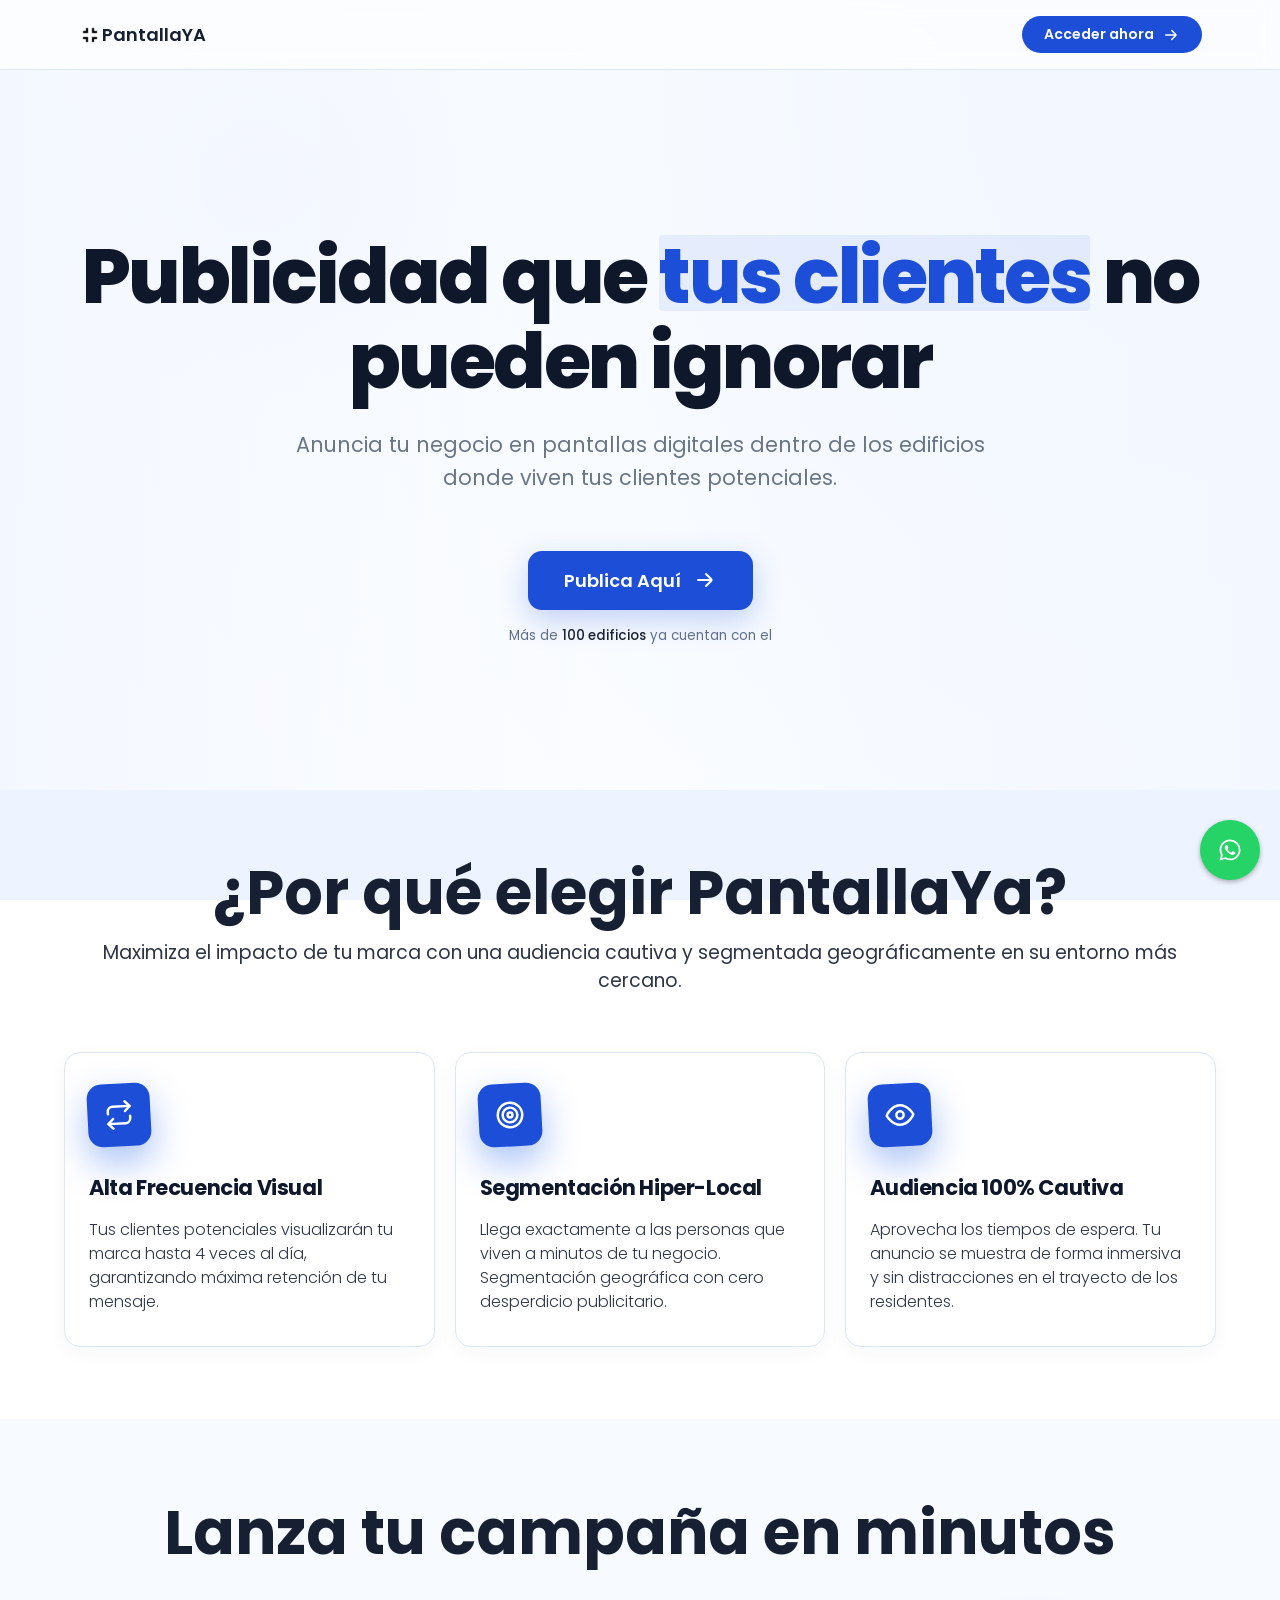
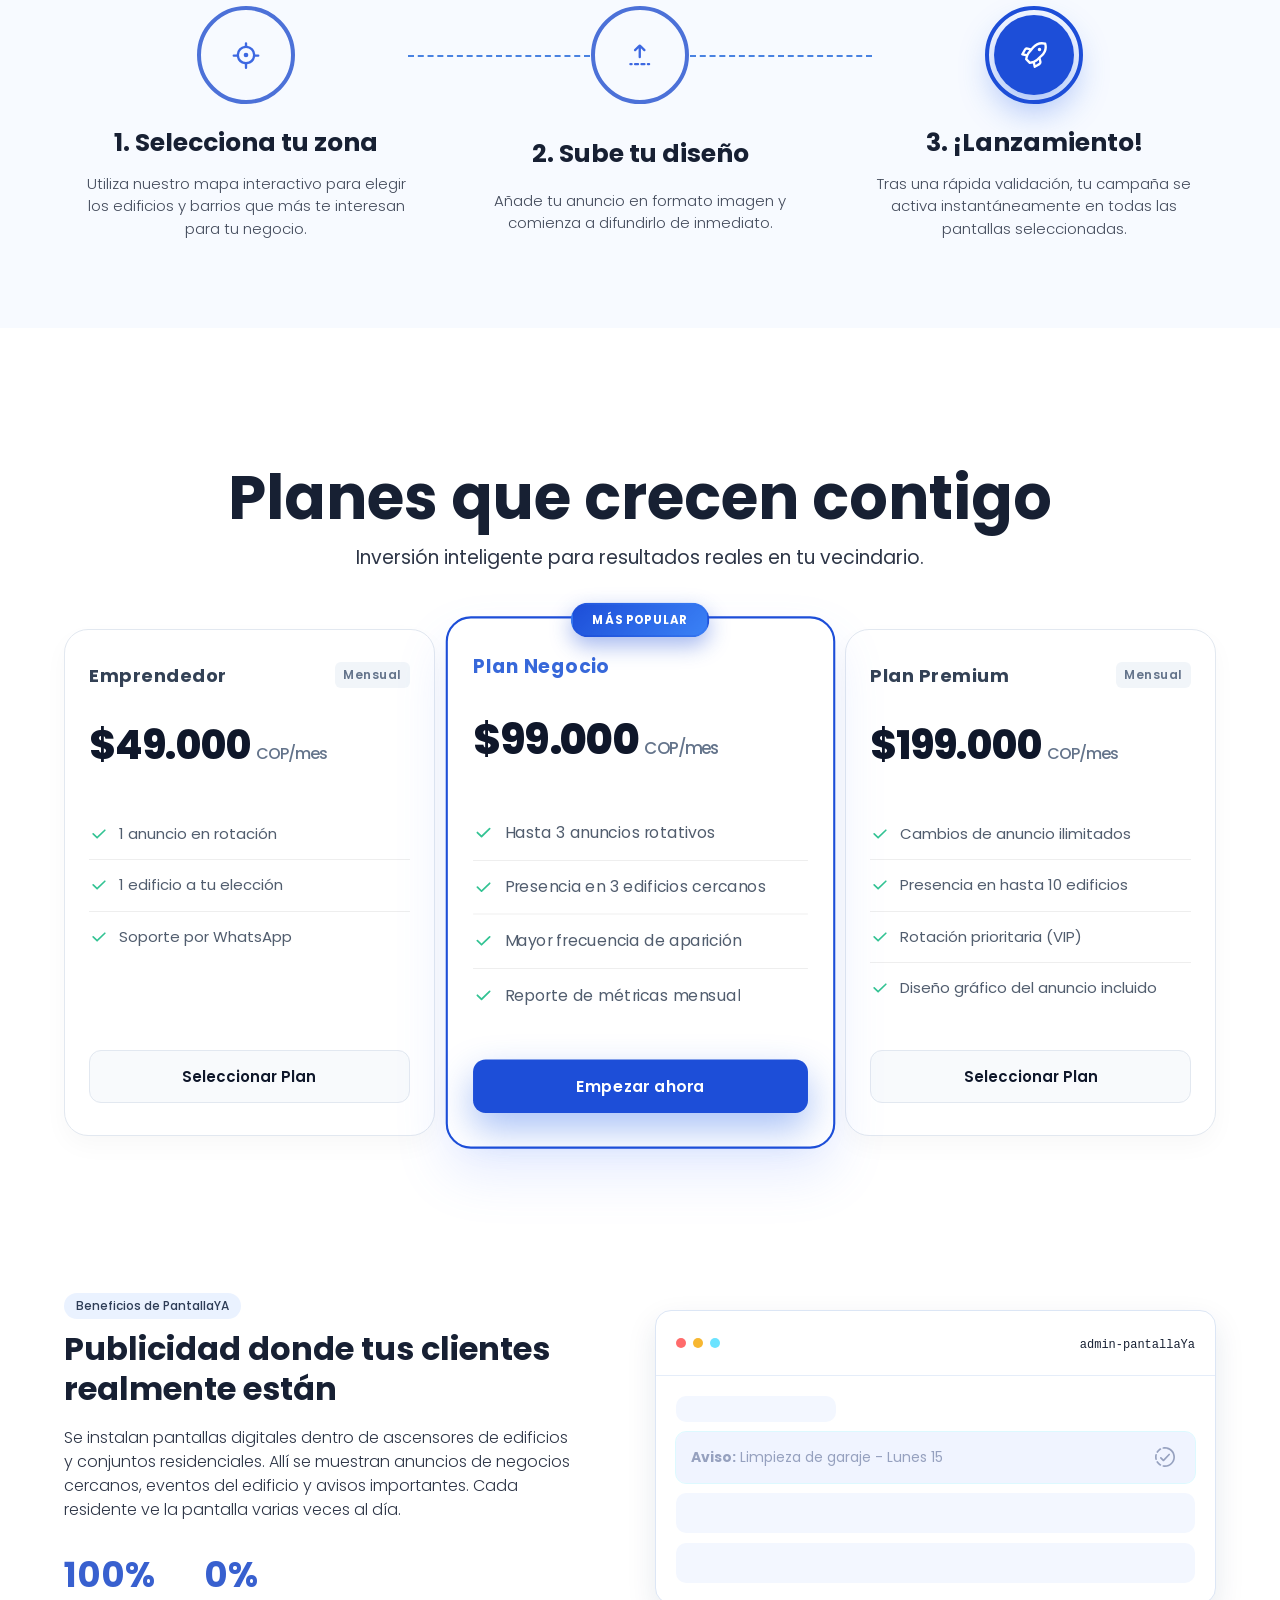
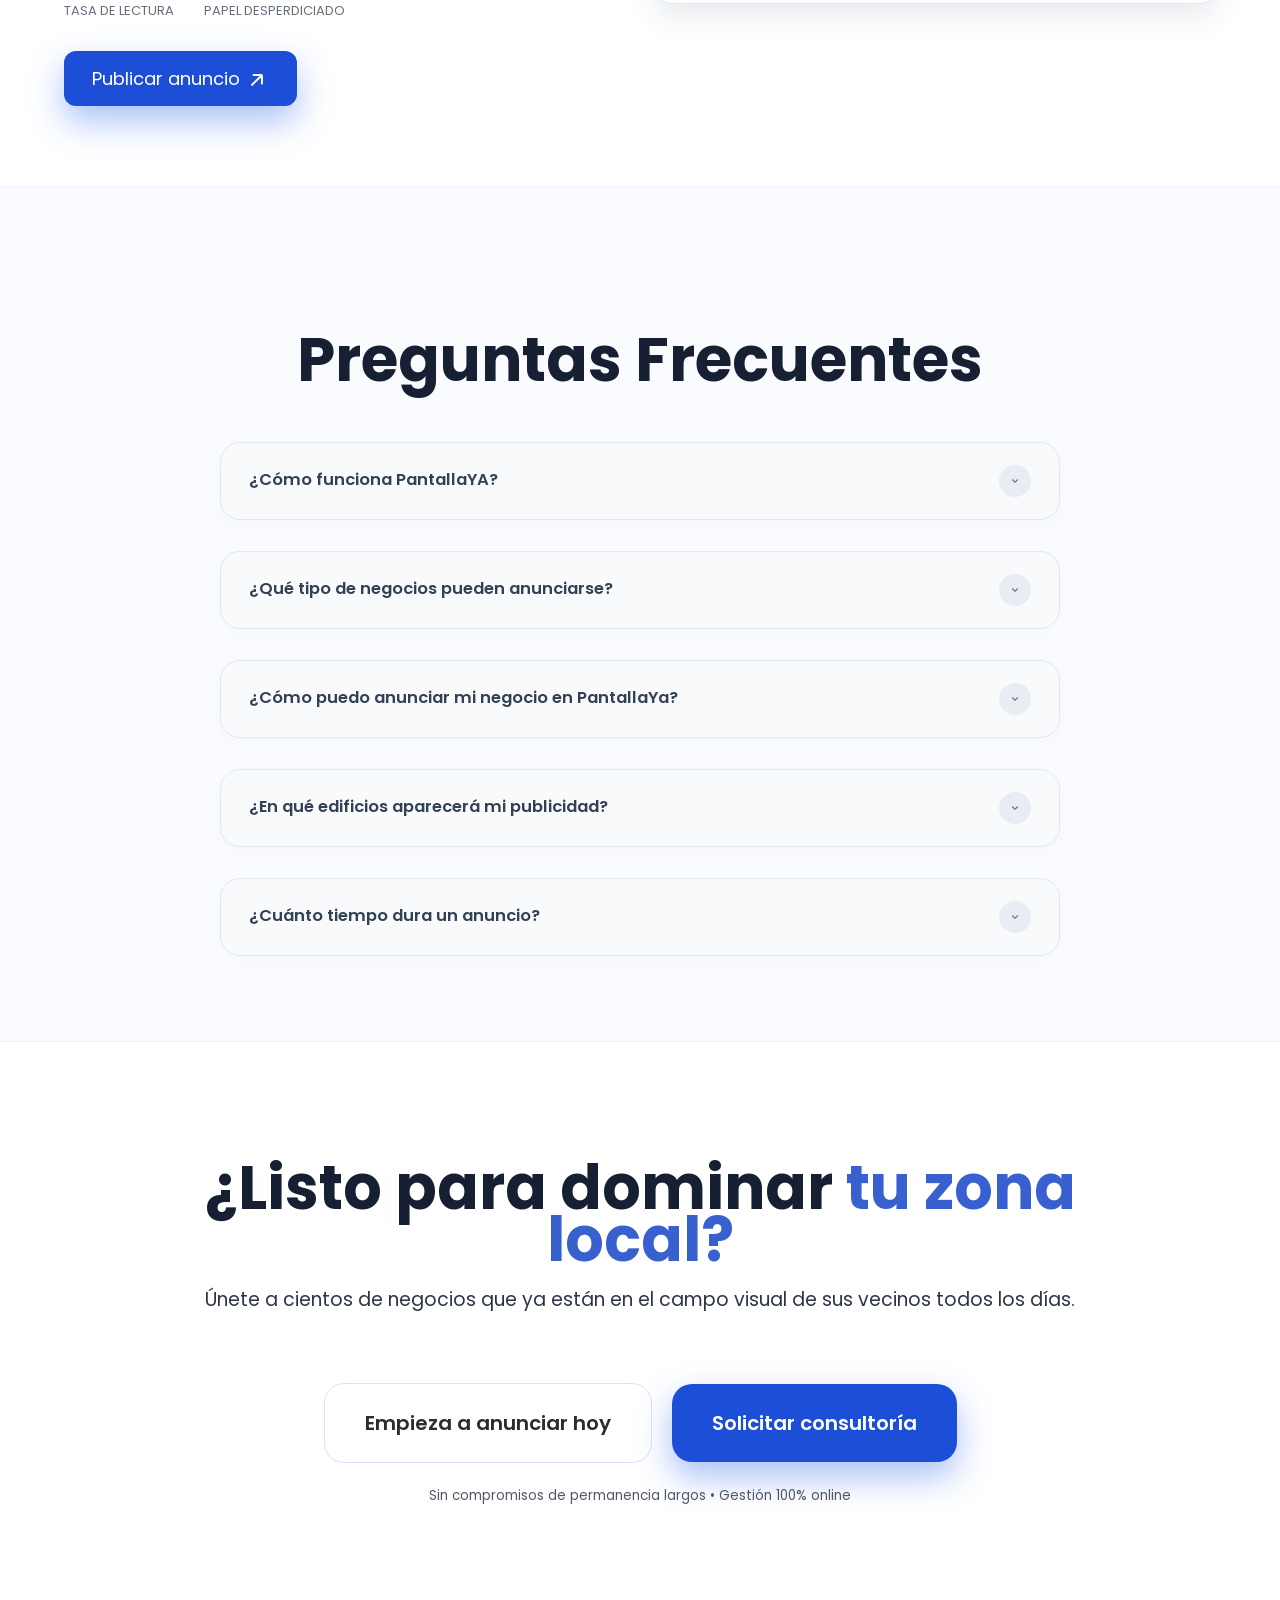
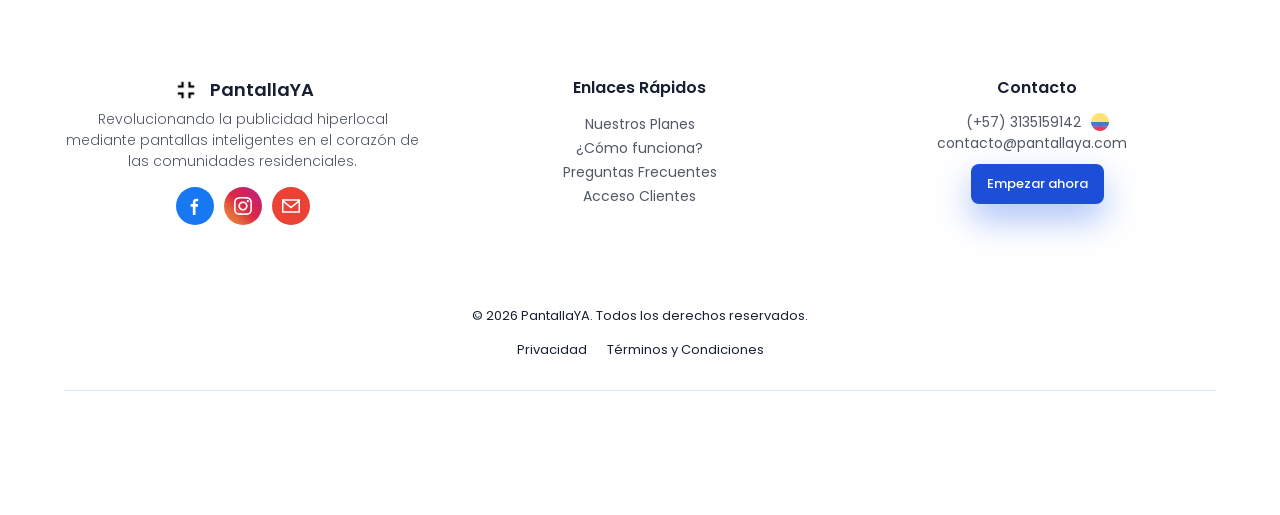
<file: page/pantallaYa_old/pantallaYa_old/index.html>
<?php
if (empty($_SERVER['HTTPS']) || $_SERVER['HTTPS'] === "off") {
    $location = 'https://' . $_SERVER['HTTP_HOST'] . $_SERVER['REQUEST_URI'];
    header('HTTP/1.1 301 Moved Permanently');
    header('Location: ' . $location);
    exit;
} ?>

<!DOCTYPE html>
<html lang="es">

<head>
    <meta charset="UTF-8">
    <meta name="viewport" content="width=device-width, initial-scale=1.0">
    <title>PantallaYA Bienvenidos</title>
    <link rel="shortcut icon" href="img/icono.png" type="image/png">
    <link rel="stylesheet" href="css/lexx.css">
    <link rel="stylesheet" href="css/lexx_icons.css">
    <link rel="stylesheet" href="css/utility.css">
    <link rel="stylesheet" href="css/pantallaYa.css">
    <link rel="stylesheet" href="css/modal-wizard.css">
    <link rel="stylesheet" href="css/auth-premium.css">
</head>

<body class="home">

    <div class="navbar_home">
        <div class="base_container">
            <div class="flex flex_center gap_20 w_100">
                <div class="flex_100 flex flex_center img_logo">
                    <img src="img/icono.png" alt="Lexx">
                    <span class="bold_600 f_18">PantallaYA</span>
                </div>
                <div>
                    <samp class="pointer btn_nav_login"><b class="flex flex_center gap_5" onclick="AuthModal.open('login')">Acceder ahora <i class="f_20 lexx lexx_angle_r"></i></b></samp>
                </div>
            </div>
        </div>
    </div>

    <section id="inicio" class="hero">
        <div class="base_container hero_content">
            <div class="grid gap_20 w_100">
                <div class="min_w_0 grid gap_16 text_center">
                    <!-- <div>
                        <span>Nueva era publicitaria</span>
                    </div> -->
                    <div>
                        <h1 class="hero_main_title">Publicidad que <span>tus clientes</span> no pueden ignorar</h1>
                        <h4 class="hero_sub_title">Anuncia tu negocio en pantallas digitales dentro de los edificios donde viven tus clientes potenciales.</h4>
                    </div>
                    <div>
                        <button class="flex flex_center justify_center gap_10 btn_open_modal" data-modal="modalPublication">Publica Aquí <i class="f_20 lexx lexx_angle_r"></i></button>
                    </div>
                    <div>
                        <small class="block">M&aacute;s de <strong>100 edificios</strong> ya cuentan con el</small>
                    </div>
                </div>
                <div class="banner flex flex_center justify_end">

                </div>
            </div>
        </div>
    </section>

    <!-- Caracteristicas -->
    <section id="ventajas" class="fx left">
        <div class="base_container features_content padding_content">
            <hgroup class="grid gap_5 hgroup">
                <h1>¿Por qué elegir PantallaYa?</h1>
                <h3>Maximiza el impacto de tu marca con una audiencia cautiva y segmentada geográficamente en su entorno más cercano.</h3>
            </hgroup>

            <div class="w_100 grid grid_col_3 gap_20 features-grid">
                <div class="min_w_0 cards feature-card grid gap_10">
                    <div class="card_icon">
                        <span class="icon-wrap">
                            <svg width="28" height="28" viewBox="0 0 24 24" fill="none" stroke="currentColor" stroke-width="2" stroke-linecap="round" stroke-linejoin="round">
                                <polyline points="17 1 21 5 17 9"></polyline>
                                <path d="M3 11V9a4 4 0 0 1 4-4h14"></path>
                                <polyline points="7 23 3 19 7 15"></polyline>
                                <path d="M21 13v2a4 4 0 0 1-4 4H3"></path>
                            </svg>
                        </span>
                    </div>
                    <h4>Alta Frecuencia Visual</h4>
                    <p>Tus clientes potenciales visualizarán tu marca hasta 4 veces al día, garantizando máxima retención de tu mensaje.</p>
                </div>
                <div class="min_w_0 cards feature-card grid gap_10">
                    <div class="card_icon">
                        <span class="icon-wrap">
                            <svg width="28" height="28" viewBox="0 0 24 24" fill="none" stroke="currentColor" stroke-width="2" stroke-linecap="round" stroke-linejoin="round">
                                <circle cx="12" cy="12" r="10"></circle>
                                <circle cx="12" cy="12" r="6"></circle>
                                <circle cx="12" cy="12" r="2"></circle>
                            </svg>
                        </span>
                    </div>
                    <h4>Segmentación Hiper-Local</h4>
                    <p>Llega exactamente a las personas que viven a minutos de tu negocio. Segmentación geográfica con cero desperdicio publicitario.</p>
                </div>
                <div class="min_w_0 cards feature-card grid gap_10">
                    <div class="card_icon">
                        <span class="icon-wrap">
                            <svg width="28" height="28" viewBox="0 0 24 24" fill="none" stroke="currentColor" stroke-width="2" stroke-linecap="round" stroke-linejoin="round">
                                <path d="M1 12s4-8 11-8 11 8 11 8-4 8-11 8-11-8-11-8z"></path>
                                <circle cx="12" cy="12" r="3"></circle>
                            </svg>
                        </span>
                    </div>
                    <h4>Audiencia 100% Cautiva</h4>
                    <p>Aprovecha los tiempos de espera. Tu anuncio se muestra de forma inmersiva y sin distracciones en el trayecto de los residentes.</p>
                </div>
            </div>
        </div>
    </section>

    <!-- Proceso -->
    <section id="proceso" class="fx right color_bg">
        <div class="base_container campana_content">
            <hgroup class="grid gap_5 hgroup">
                <h1>Lanza tu campaña en minutos</h1>
            </hgroup>
            <div class="grid card_breadcumb gap_30 w_100">
                <div class="card_connect grid gap_10">
                    <div class="card_circle">
                        <span class="flex flex_center justify_center"><i class="flex f_28 lexx lexx_open_location"></i></span>
                    </div>
                    <div class="grid gap_10">
                        <h2 class="block text_center">1. Selecciona tu zona</h2>
                        <p class="block text_center">Utiliza nuestro mapa interactivo para elegir los edificios y barrios que más te interesan para tu negocio.</p>
                    </div>
                </div>
                <div class="card_connect card_connect_center grid gap_10 relative">
                    <div class="card_circle w_100">
                        <span class="flex flex_center justify_center"><i class="flex f_28 lexx lexx_upload"></i></span>
                    </div>
                    <div class="grid gap_10">
                        <h2 class="block text_center">2. Sube tu diseño</h2>
                        <p class="block text_center">Añade tu anuncio en formato imagen y comienza a difundirlo de inmediato.</p>
                    </div>
                </div>
                <div class="card_connect grid gap_10">
                    <div class="card_circle">
                        <span class="flex flex_center justify_center"><i class="flex f_28 lexx lexx_rocket"></i></span>
                    </div>
                    <div class="grid gap_10">
                        <h2 class="block text_center">3. ¡Lanzamiento!</h2>
                        <p class="block text_center">Tras una rápida validación, tu campaña se activa instantáneamente en todas las pantallas seleccionadas.</p>
                    </div>
                </div>
            </div>
        </div>
    </section>

    <!-- Precios -->
    <section id="planes" class="fx left">
        <div class="base_container price_content padding_content">
            <hgroup class="grid gap_5 hgroup">
                <h1>Planes que crecen contigo</h1>
                <h3>Inversión inteligente para resultados reales en tu vecindario.</h3>
            </hgroup>

            <div class="w_100 grid grid_col_3 gap_20">
                <div class="min_w_0 price flex dir_columns gap_10">
                    <h3>Emprendedor <small>Mensual</small></h3>
                    <h2 class="flex">$49.000 <small>COP/mes</small></h2>
                    <ul class="grid gap_15">
                        <li class="flex flex_start gap_10 w_100"><i class="lexx lexx_check_ok f_20 price_check_icon"></i> <span class="flex_100">1 anuncio en rotación</span></li>
                        <li class="flex flex_start gap_10 w_100"><i class="lexx lexx_check_ok f_20 price_check_icon"></i> <span class="flex_100">1 edificio a tu elección</span></li>
                        <li class="flex flex_start gap_10 w_100"><i class="lexx lexx_check_ok f_20 price_check_icon"></i> <span class="flex_100">Soporte por WhatsApp</span></li>
                    </ul>
                    <button class="btn_open_modal" data-modal="modalPublication" data-plan="basico">Seleccionar Plan</button>
                </div>
                <div class="min_w_0 price flex dir_columns gap_10 active relative" aria-label="Más popular">
                    <h3>Plan Negocio</h3>
                    <h2 class="flex">$99.000 <small>COP/mes</small></h2>
                    <ul class="grid gap_15">
                        <li class="flex flex_start gap_10 w_100"><i class="lexx lexx_check_ok f_20 price_check_icon"></i> <span class="flex_100">Hasta 3 anuncios rotativos</span></li>
                        <li class="flex flex_start gap_10 w_100"><i class="lexx lexx_check_ok f_20 price_check_icon"></i> <span class="flex_100">Presencia en 3 edificios cercanos</span></li>
                        <li class="flex flex_start gap_10 w_100"><i class="lexx lexx_check_ok f_20 price_check_icon"></i> <span class="flex_100">Mayor frecuencia de aparición</span></li>
                        <li class="flex flex_start gap_10 w_100"><i class="lexx lexx_check_ok f_20 price_check_icon"></i> <span class="flex_100">Reporte de métricas mensual</span></li>
                    </ul>
                    <button class="btn_open_modal" data-modal="modalPublication" data-plan="negocio">Empezar ahora</button>
                </div>
                <div class="min_w_0 price flex dir_columns gap_10">
                    <h3>Plan Premium <small>Mensual</small></h3>
                    <h2 class="flex">$199.000 <small>COP/mes</small></h2>
                    <ul class="grid gap_15">
                        <li class="flex flex_start gap_10 w_100"><i class="lexx lexx_check_ok f_20 price_check_icon"></i> <span class="flex_100">Cambios de anuncio ilimitados</span></li>
                        <li class="flex flex_start gap_10 w_100"><i class="lexx lexx_check_ok f_20 price_check_icon"></i> <span class="flex_100">Presencia en hasta 10 edificios</span></li>
                        <li class="flex flex_start gap_10 w_100"><i class="lexx lexx_check_ok f_20 price_check_icon"></i> <span class="flex_100">Rotación prioritaria (VIP)</span></li>
                        <li class="flex flex_start gap_10 w_100"><i class="lexx lexx_check_ok f_20 price_check_icon"></i> <span class="flex_100">Diseño gráfico del anuncio incluido</span></li>
                    </ul>
                    <button class="btn_open_modal" data-modal="modalPublication" data-plan="premium">Seleccionar Plan</button>
                </div>
            </div>
        </div>
    </section>

    <!-- Beneficio -->
    <section id="beneficios" class="fx right">
        <div class="base_container benefits_content padding_content">
            <div class="w_100 grid grid_col_2 gap_30">
                <div class="min_w_0 grid gap_10">
                    <div>
                        <samp>Beneficios de PantallaYA</samp>
                    </div>
                    <hgroup class="grid gap_5 hgroup">
                        <h1>Publicidad donde tus clientes realmente están</h1>
                        <h3>Se instalan pantallas digitales dentro de ascensores de edificios y conjuntos residenciales. Allí se muestran anuncios de negocios cercanos, eventos del edificio y avisos importantes. Cada residente ve la pantalla varias veces al día.</h3>
                    </hgroup>
                    <div class="flex flex_center gap_30">
                        <div class="benefits_card relative">
                            <h5>100%</h5>
                            <small class="f_13 block uppercase opacity_65">Tasa de lectura</small>
                        </div>
                        <div>
                            <h5>0%</h5>
                            <small class="f_13 block uppercase opacity_65">Papel desperdiciado</small>
                        </div>
                    </div>
                </div>
                <div class="flex flex_center justify_center">
                    <div class="benefits_module w_100">
                        <div class="w_100 benefits_module_header flex flex_center gap_16">
                            <div class="flex_100 flex flex_center">
                                <span></span><span></span><span></span>
                            </div>
                            <div>
                                <em>admin-pantallaYa</em>
                            </div>
                        </div>
                        <div class="benefits_dialog w_100 grid gap_10">
                            <span class="block"></span>
                            <span class="block relative lexx_check_active_b">
                                <b>Aviso:</b> Limpieza de garaje - Lunes 15
                            </span>
                            <span></span>
                            <span></span>
                        </div>
                    </div>
                </div>
                <div>
                    <button class="btn_cta_impact btn_open_modal" data-modal="modalPublication">Publicar anuncio <i class="lexx lexx_angle_r"></i></button>
                </div>
            </div>
        </div>
    </section>

    <!-- Preguntas -->
    <section id="faq" class="fx left">
        <div class="base_container faq_content padding_content">
            <hgroup class="grid gap_5 hgroup">
                <h1>Preguntas Frecuentes</h1>
            </hgroup>

            <div class="faq">
                <details class="details">
                    <summary class="details_summary flex flex_center justify_between gap_10">
                        <span>¿Cómo funciona PantallaYA?</span>
                        <i class="lexx lexx_chevron_down"></i>
                    </summary>
                    <div class="details_content">
                        <p>PantallaYA instala pantallas digitales dentro de ascensores en edificios residenciales. Los anunciantes pueden subir sus anuncios a través de nuestra plataforma, seleccionar los edificios donde quieren que se muestren y lanzar su campaña. Cada vez que un residente entra o sale del edificio, ve la pantalla con los anuncios, lo que garantiza una alta frecuencia de exposición.</p>
                    </div>
                </details>

                <details class="details">
                    <summary class="details_summary flex flex_center justify_between gap_10">
                        <span>¿Qué tipo de negocios pueden anunciarse?</span>
                        <i class="lexx lexx_chevron_down"></i>
                    </summary>
                    <div class="details_content">
                        <p>Cualquier negocio local puede beneficiarse de PantallaYA. Restaurantes, tiendas de ropa, gimnasios, servicios de salud, eventos culturales y más pueden llegar a su audiencia local de manera efectiva. Nuestra plataforma permite segmentar por ubicación para que tu anuncio llegue a las personas que realmente están cerca de tu negocio.</p>
                    </div>
                </details>

                <details class="details">
                    <summary class="details_summary flex flex_center justify_between gap_10">
                        <span>¿Cómo puedo anunciar mi negocio en PantallaYa?</span>
                        <i class="lexx lexx_chevron_down"></i>
                    </summary>
                    <div class="details_content">
                        <p>Es muy sencillo. Solo debes elegir uno de nuestros planes de publicidad, enviarnos tu anuncio en formato imagen y nosotros lo publicamos en las pantallas ubicadas dentro de los ascensores.</p>
                    </div>
                </details>

                <details class="details">
                    <summary class="details_summary flex flex_center justify_between gap_10">
                        <span>¿En qué edificios aparecerá mi publicidad?</span>
                        <i class="lexx lexx_chevron_down"></i>
                    </summary>
                    <div class="details_content">
                        <p>Tu anuncio se mostrará en las pantallas instaladas en edificios y conjuntos residenciales dentro de la zona seleccionada, permitiendo que residentes cercanos conozcan tu negocio.</p>
                    </div>
                </details>

                <details class="details">
                    <summary class="details_summary flex flex_center justify_between gap_10">
                        <span>¿Cuánto tiempo dura un anuncio?</span>
                        <i class="lexx lexx_chevron_down"></i>
                    </summary>
                    <div class="details_content">
                        <p>Depende del plan que elijas. Nuestros planes generalmente tienen una duración de 15 o 30 días, durante los cuales tu anuncio aparecerá en rotación dentro de las pantallas.</p>
                    </div>
                </details>
            </div>
        </div>
    </section>

    <!-- Apartado -->
    <section class="fx right">
        <div class="base_container paragraph_content padding_content">
            <div class="paragraph grid gap_20">
                <hgroup class="grid gap_5 hgroup">
                    <h1>¿Listo para dominar <b>tu zona local?</b></h1>
                    <h3>Únete a cientos de negocios que ya están en el campo visual de sus vecinos todos los días.</h3>
                </hgroup>
                <div class="flex flex_center justify_center flex_wrap gap_20">
                    <button class="btn_open_modal" data-modal="modalPublication">Empieza a anunciar hoy</button>
                    <button>Solicitar consultoría</button>
                </div>
                <div class="block text_center">
                    <small class="opacity_75">Sin compromisos de permanencia largos • Gestión 100% online</small>
                </div>
            </div>
        </div>
    </section>

    <!-- Pie de página -->
    <footer class="fx footer_home">
        <div class="base_container footer_content padding_content">
            <div class="w_100 grid footer_grid">
                <!-- Columna 1: Marca -->
                <div class="flex dir_columns gap_15 min_w_0">
                    <div class="footer_logo flex flex_center gap_10">
                        <img src="img/icono.png" alt="PantallaYA">
                        <span class="bold_600 f_18">PantallaYA</span>
                    </div>
                    <p class="f_14 opacity_75 bold_300">Revolucionando la publicidad hiperlocal mediante pantallas inteligentes en el corazón de las comunidades residenciales.</p>
                    <div class="footer_social flex flex_start gap_10">
                        <a href="#" class="social_item facebook" aria-label="Facebook">
                            <svg viewBox="0 0 24 24" fill="currentColor">
                                <path d="M9.101 24v-11.064H6.117V9.456h2.984V6.901c0-2.968 1.812-4.585 4.46-4.585 1.268 0 2.358.095 2.674.137v3.1h-1.835c-1.441 0-1.72.684-1.72 1.688v2.215h3.433l-.448 3.48h-2.985V24H9.101z" />
                            </svg>
                        </a>
                        <a href="#" class="social_item instagram" aria-label="Instagram">
                            <svg viewBox="0 0 24 24" fill="currentColor">
                                <path d="M12 2.163c3.204 0 3.584.012 4.85.07 3.252.148 4.771 1.691 4.919 4.919.058 1.265.069 1.645.069 4.849 0 3.205-.012 3.584-.069 4.849-.149 3.225-1.664 4.771-4.919 4.919-1.266.058-1.644.07-4.85.07-3.204 0-3.584-.012-4.849-.07-3.26-.149-4.771-1.699-4.919-4.92-.058-1.265-.07-1.644-.07-4.849 0-3.204.013-3.583.07-4.849.149-3.227 1.664-4.771 4.919-4.919 1.266-.057 1.645-.069 4.849-.069zm0-2.163c-3.259 0-3.667.014-4.947.072-4.358.2-6.78 2.618-6.98 6.98-.059 1.281-.073 1.689-.073 4.948 0 3.259.014 3.668.072 4.948.2 4.358 2.618 6.78 6.98 6.98 1.281.058 1.689.072 4.948.072 3.259 0 3.668-.014 4.948-.072 4.354-.2 6.782-2.618 6.979-6.98.059-1.28.073-1.689.073-4.948 0-3.259-.014-3.667-.072-4.947-.196-4.354-2.617-6.78-6.979-6.98-1.281-.059-1.69-.073-4.949-.073zm0 5.838c-3.403 0-6.162 2.759-6.162 6.162s2.759 6.163 6.162 6.163 6.162-2.759 6.162-6.163c0-3.403-2.759-6.162-6.162-6.162zm0 10.162c-2.209 0-4-1.79-4-4 0-2.209 1.791-4 4-4s4 1.791 4 4c0 2.21-1.791 4-4 4zm6.406-11.845c-.796 0-1.441.645-1.441 1.44s.645 1.44 1.441 1.44c.795 0 1.439-.645 1.439-1.44s-.644-1.44-1.439-1.44z" />
                            </svg>
                        </a>
                        <a href="#" class="social_item email" aria-label="Email">
                            <svg viewBox="0 0 24 24" fill="currentColor">
                                <path d="M0 3v18h24v-18h-24zm21.518 2l-9.518 7.713-9.518-7.713h19.036zm-19.518 14v-11.817l10 8.104 10-8.104v11.817h-20z" />
                            </svg>
                        </a>
                    </div>
                </div>

                <!-- Columna 2: Enlaces Rápidos -->
                <div class="flex dir_columns gap_15 min_w_0 footer_col_right">
                    <h4 class="bold_600 f_16">Enlaces Rápidos</h4>
                    <ul>
                        <li><a href="#planes" class="f_14 opacity_75">Nuestros Planes</a></li>
                        <li><a href="#proceso" class="f_14 opacity_75">¿Cómo funciona?</a></li>
                        <li><a href="#faq" class="f_14 opacity_75">Preguntas Frecuentes</a></li>
                        <li><a href="#" class="f_14 opacity_75" onclick="event.preventDefault(); AuthModal.open('login')">Acceso Clientes</a></li>
                    </ul>
                </div>

                <!-- Columna 3: Contacto -->
                <div class="flex dir_columns gap_15 min_w_0 footer_col_right">
                    <h4 class="bold_600 f_16">Contacto</h4>
                    <ul>
                        <li class="flex gap_10 opacity_75 footer_contact_item">
                            <a href="tel:+573135159142" class="f_14">(+57) 3135159142</a>
                            <i class="lexx lexx_colombia f_18"></i>
                        </li>
                        <li class="flex gap_10 opacity_75 footer_contact_item">
                            <a href="mailto:contacto@pantallaya.com" class="f_14">contacto@pantallaya.com</a>
                            <i class="lexx lexx_mail f_18"></i>
                        </li>
                    </ul>
                    <button class="btn_open_modal btn_footer f_13 bold_500" data-modal="modalPublication">Empezar ahora</button>
                </div>
            </div>

            <!-- Copyright Line -->
            <div class="footer_copyright f_13 opacity_50">
                <p>&copy; 2026 PantallaYA. Todos los derechos reservados.</p>
                <div class="flex gap_20">
                    <a href="#">Privacidad</a>
                    <a href="#">Términos y Condiciones</a>
                </div>
            </div>
        </div>
    </footer>

    <!-- WhatsApp Flotante -->
    <a href="https://wa.me/1234567890?text=hello+123" target=”_blank” class="whatsapp_btn">
        <i class="lexx lexx_whatsapp"></i>
    </a>

    <!-- Scroll to Top Flotante -->
    <button id="scrollTopBtn" class="scroll_top_btn" aria-label="Volver arriba">
        <i class="lexx lexx_chevron_top"></i>
    </button>

    <!-- MODAL GLOBAL SHELL -->
    <div id="modal-overlay" class="modal-overlay">
        <div id="modal-box" class="modal-box" data-size="md">
            <div class="modal-header">
                <h2 id="modal-title" class="modal-title"></h2>
                <button id="modal-close" class="modal-close" aria-label="Cerrar">✕</button>
            </div>
            <div id="modal-body" class="modal-body"></div>
            <div id="modal-footer" class="modal-footer"></div>
        </div>
    </div>

    <script src="js/lexx.js"></script>
    <script src="js/lexx_icons.js"></script>
    <script src="js/fx.js"></script>
    <script src="digital/js/modal.js"></script>
    <script src="digital/modals/crear.js"></script>
    <script src="digital/modals/auth.js"></script>

</body>

</html>
</file>
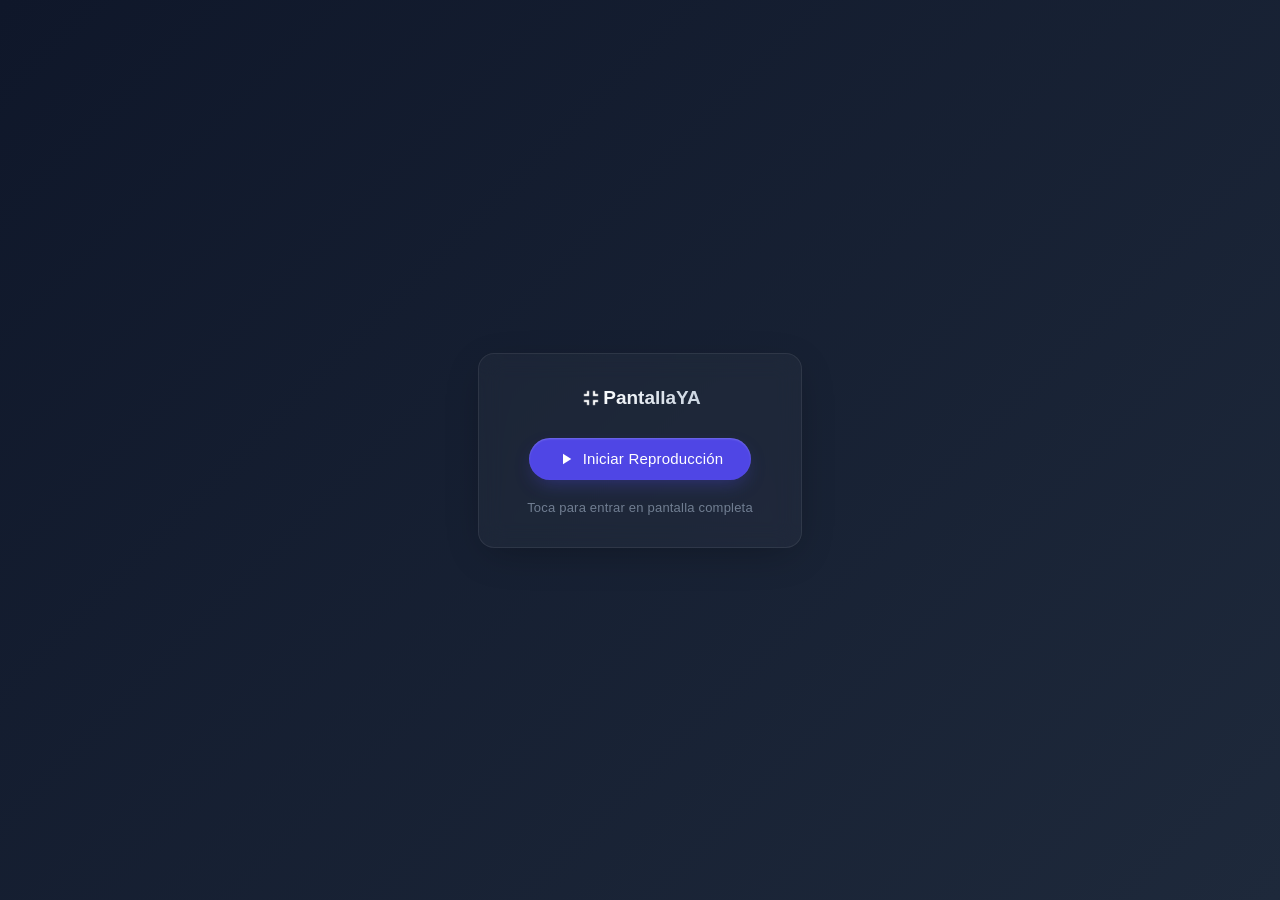
<file: page/pantallaYa_old/tablet/index.html>
<!DOCTYPE html>
<html lang="es">

<head>
    <meta charset="UTF-8">
    <meta name="viewport" content="width=device-width, initial-scale=1.0">
    <title>PantallaYa - Reproductor Local</title>
    <link rel="shortcut icon" href="../img/icono.png" type="image/png">
    <link rel="stylesheet" href="../css/utility.css">
    <link rel="stylesheet" href="../css/tablet.css">
</head>

<body>
    <div id="start-overlay">
        <div class="start-content">
            <div class="start-logo">
                <img src="../img/icono.png" alt="Logo">
                <span class="start-logo-text">PantallaYA</span>
            </div>
            <button class="start-btn">
                <svg class="start-icon" viewBox="0 0 24 24" xmlns="http://www.w3.org/2000/svg">
                    <path d="M8 5v14l11-7z" />
                </svg>
                Iniciar Reproducción
            </button>
            <p class="start-hint">Toca para entrar en pantalla completa</p>
        </div>
    </div>

    <!-- Widgets Globales -->
    <div class="top-widgets">
        <div class="widget-left">
            <div class="time-widget" id="clock">--:--</div>
            <div class="date-widget" id="date">--</div>
        </div>
        <div class="weather-widget">
            <span>☀️</span> 24°C
        </div>
    </div>

    <div id="slider" class="slider">
        <!-- Loader / Slides -->
    </div>

    <script src="../js/lexx.js"></script>
    <script src="../js/widgets.js"></script>
    <script src="../js/tablet.js"></script>
</body>

</html>
</file>
<file: page/corte/styles.css>
:root {
  --ink: #18222d;
  --muted: #69737d;
  --line: #dfe4e7;
  --paper: #f5f6f3;
  --white: #fff;
  --green: #1f7a5a;
  --lime: #c7f04b;
  --red: #d84a3a;
  --shadow: rgba(24, 34, 45, 0.04);
}

* {
  box-sizing: border-box;
}

body {
  margin: 0;
  background: var(--paper);
  color: var(--ink);
  font-family: 'Segoe UI', Arial, Helvetica, sans-serif;
  -webkit-font-smoothing: antialiased;
}

button, input, select {
  font: inherit;
}

button {
  cursor: pointer;
  border: none;
  background: none;
  outline: none;
}

.topbar {
  min-height: 92px;
  max-width: 1440px;
  margin: auto;
  padding: 20px 4vw;
  display: flex;
  align-items: center;
  gap: 14px;
  border-bottom: 1px solid var(--line);
}

.brandmark {
  width: 48px;
  height: 48px;
  background: var(--ink);
  color: var(--lime);
  display: grid;
  place-items: center;
  border-radius: 14px;
  font-weight: 900;
}

.eyebrow {
  margin: 0 0 3px;
  color: var(--green);
  font-size: 10px;
  font-weight: 800;
  letter-spacing: 0.16em;
}

.topbar h1 {
  margin: 0;
  font-size: 19px;
}

.rule {
  margin-left: auto;
  display: flex;
  align-items: center;
  gap: 9px;
  font-size: 12px;
  color: var(--muted);
}

.rule b {
  background: var(--lime);
  color: var(--ink);
  padding: 7px 10px;
  border-radius: 99px;
}

/* Dashboard Layout */
.dashboard {
  max-width: 1440px;
  margin: auto;
  padding: 30px 4vw;
  display: flex;
  flex-direction: column;
  gap: 24px;
}

.panel {
  background: var(--white);
  border: 1px solid var(--line);
  border-radius: 20px;
  box-shadow: 0 8px 30px var(--shadow);
}

/* Summary Statistics Cards */
.summary-row {
  display: grid;
  grid-template-columns: repeat(4, 1fr);
  border: 1px solid var(--line);
  border-radius: 16px;
  overflow: hidden;
  background: var(--white);
  box-shadow: 0 8px 30px var(--shadow);
}

.summary-row div {
  padding: 20px 24px;
  border-right: 1px solid var(--line);
}

.summary-row div:last-child {
  border-right: 0;
}

.summary-row span {
  display: block;
  color: var(--muted);
  font-size: 11px;
  font-weight: 600;
  text-transform: uppercase;
  letter-spacing: 0.05em;
  margin-bottom: 4px;
}

.summary-row b {
  display: block;
  font: 800 24px/1.2 monospace;
  color: var(--ink);
}

.summary-row .highlight {
  background: #eff8d5;
}

.summary-row .highlight b {
  color: var(--green);
}

/* History Section */
.history {
  padding: 28px;
}

.history-head {
  display: flex;
  align-items: center;
  justify-content: space-between;
  gap: 15px;
  margin-bottom: 24px;
  flex-wrap: wrap;
}

.history-head > div:first-child {
  display: flex;
  align-items: center;
  gap: 12px;
}

.history-head h2 {
  margin: 0;
  font-size: 20px;
}

.history-head p {
  margin: 4px 0 0;
  color: var(--muted);
  font-size: 11px;
}

.step {
  display: grid;
  place-items: center;
  width: 32px;
  height: 32px;
  border-radius: 9px;
  background: var(--ink);
  color: var(--lime);
  font: 700 11px monospace;
}

.actions {
  display: flex;
  align-items: center;
  gap: 12px;
  flex-wrap: wrap;
}

.actions label {
  display: flex;
  flex-direction: row;
  align-items: center;
  gap: 8px;
  font-size: 12px;
  font-weight: 700;
}

.actions input[type="date"] {
  width: auto;
  min-height: 45px;
}

/* Fields & Inputs */
.fields {
  display: grid;
  grid-template-columns: 1fr;
  gap: 14px;
}

label {
  display: flex;
  flex-direction: column;
  gap: 8px;
  font-size: 12px;
  font-weight: 700;
}

input, select {
  width: 100%;
  min-height: 45px;
  border: 1px solid var(--line);
  border-radius: 10px;
  background: #fafbf9;
  color: var(--ink);
  padding: 0 13px;
  outline: none;
  transition: all 0.2s;
}

input:focus, select:focus {
  border-color: var(--green);
  box-shadow: 0 0 0 3px rgba(31, 122, 90, 0.1);
}

.counter {
  display: grid;
  grid-template-columns: 42px 1fr 42px;
  width: 100%;
}

.counter button {
  border: 1px solid var(--line);
  background: #f2f4f1;
  font-size: 20px;
  display: grid;
  place-items: center;
}

.counter button:first-child {
  border-radius: 10px 0 0 10px;
}

.counter button:last-child {
  border-radius: 0 10px 10px 0;
}

.counter input {
  border-radius: 0;
  text-align: center;
  border-left: 0;
  border-right: 0;
  font-weight: 800;
}

.section-title {
  display: flex;
  justify-content: space-between;
  align-items: flex-end;
  margin: 24px 0 12px;
}

.section-title h3 {
  margin: 0 0 4px;
  font-size: 14px;
}

.section-title p {
  margin: 0;
  color: var(--muted);
  font-size: 12px;
}

.section-title > span {
  color: var(--red);
  font-size: 12px;
  font-weight: 800;
}

.lower-fields {
  margin-top: 18px;
  grid-template-columns: 1fr 1fr;
}

.save {
  min-height: 52px;
  border-radius: 11px;
  background: var(--ink);
  color: white;
  font-weight: 750;
  display: flex;
  align-items: center;
  justify-content: center;
  gap: 10px;
  padding: 0 24px;
  transition: background-color 0.2s;
}

.save:hover {
  background: var(--green);
}

.save span {
  color: var(--lime);
  font-size: 20px;
}

.clear {
  min-height: 45px;
  border: 1px solid var(--line);
  background: white;
  border-radius: 10px;
  padding: 0 18px;
  font-size: 12px;
  font-weight: 600;
  transition: all 0.2s;
}

.clear:hover {
  background: var(--paper);
  border-color: var(--muted);
}

/* Real-time Results Cards */
.result-primary {
  background: var(--ink);
  color: white;
  border-radius: 16px;
  padding: 24px;
}

.result-primary span, .result-primary small {
  display: block;
  color: #b8c1c7;
  font-size: 11px;
}

.result-primary strong {
  display: block;
  margin: 10px 0 6px;
  color: var(--lime);
  font: 800 clamp(40px, 4vw, 56px)/1 monospace;
}

.metrics {
  display: grid;
  grid-template-columns: 1fr 1fr;
}

.metrics div {
  padding: 14px 4px;
  border-bottom: 1px solid var(--line);
}

.metrics div:nth-child(odd) {
  border-right: 1px solid var(--line);
}

.metrics div:nth-child(even) {
  padding-left: 18px;
}

.metrics span {
  display: block;
  color: var(--muted);
  font-size: 10px;
  margin-bottom: 5px;
}

.metrics b {
  font: 750 18px monospace;
}

.metrics .bad b {
  color: var(--red);
}

.waste-bar {
  height: 7px;
  background: #edf0ec;
  border-radius: 99px;
  overflow: hidden;
}

.waste-bar span {
  display: block;
  height: 100%;
  background: var(--red);
}

.result-note {
  margin: 12px 0 0;
  font-size: 11px;
  color: var(--muted);
}

.toast {
  background: #edf8f3;
  color: var(--green);
  border-radius: 10px;
  padding: 12px;
  font-size: 12px;
  text-align: center;
  font-weight: 700;
  box-shadow: 0 4px 15px rgba(31, 122, 90, 0.1);
  z-index: 1100;
}

/* History Table */
.table-wrap {
  overflow-x: auto;
}

table {
  width: 100%;
  border-collapse: collapse;
  font-size: 12px;
}

th {
  padding: 14px 10px;
  text-align: left;
  color: var(--muted);
  font-size: 9px;
  text-transform: uppercase;
  letter-spacing: 0.08em;
  border-bottom: 1px solid var(--line);
}

td {
  padding: 15px 10px;
  border-bottom: 1px solid #edf0f1;
  white-space: nowrap;
}

td b {
  color: var(--ink);
}

td small {
  display: block;
  max-width: 200px;
  overflow: hidden;
  text-overflow: ellipsis;
  margin-top: 4px;
  color: var(--muted);
}

.bad-pill {
  display: inline-grid;
  place-items: center;
  min-width: 26px;
  height: 26px;
  border-radius: 8px;
  background: #fff0ed;
  color: var(--red);
  font-weight: 800;
}

.good-number {
  color: var(--green);
}

.delete {
  width: 30px;
  height: 30px;
  border: 1px solid var(--line);
  border-radius: 8px;
  color: var(--muted);
  background: white;
  font-size: 17px;
  display: grid;
  place-items: center;
  transition: all 0.2s;
}

.delete:hover {
  border-color: var(--red);
  color: var(--red);
  background: #fff0ed;
}

.empty {
  padding: 40px;
  text-align: center;
  color: var(--muted);
}

/* Modal Window */
.modal {
  position: fixed;
  top: 0;
  left: 0;
  width: 100vw;
  height: 100vh;
  display: flex;
  align-items: center;
  justify-content: center;
  z-index: 1000;
}

.modal[hidden] {
  display: none !important;
}

.modal-overlay {
  position: absolute;
  top: 0;
  left: 0;
  width: 100%;
  height: 100%;
  background: rgba(24, 34, 45, 0.45);
  backdrop-filter: blur(6px);
}

.modal-content {
  position: relative;
  background: var(--white);
  border: 1px solid var(--line);
  border-radius: 24px;
  width: 90%;
  max-width: 960px;
  max-height: 90vh;
  display: flex;
  flex-direction: column;
  box-shadow: 0 24px 64px rgba(24, 34, 45, 0.16);
  animation: modalSlideUp 0.35s cubic-bezier(0.16, 1, 0.3, 1);
  overflow: hidden;
  z-index: 1010;
}

@keyframes modalSlideUp {
  from {
    transform: translateY(30px) scale(0.98);
    opacity: 0;
  }
  to {
    transform: translateY(0) scale(1);
    opacity: 1;
  }
}

.modal-header {
  padding: 20px 28px;
  border-bottom: 1px solid var(--line);
  display: flex;
  align-items: center;
  justify-content: space-between;
}

.modal-header h2 {
  margin: 0;
  font-size: 20px;
}

.close-modal-btn {
  background: none;
  border: none;
  font-size: 32px;
  line-height: 1;
  color: var(--muted);
  cursor: pointer;
  padding: 0;
  margin: 0;
  display: grid;
  place-items: center;
}

.close-modal-btn:hover {
  color: var(--red);
}

.modal-body {
  padding: 28px;
  overflow-y: auto;
  display: grid;
  grid-template-columns: 1.2fr 0.8fr;
  gap: 28px;
}

.modal-footer {
  padding: 20px 28px;
  border-top: 1px solid var(--line);
  display: flex;
  justify-content: flex-end;
  gap: 14px;
  background: #fafbf9;
}

footer {
  padding: 28px 4vw 45px;
  text-align: center;
  color: var(--muted);
  font-size: 10px;
}

/* Responsiveness */
@media (max-width: 850px) {
  .modal-body {
    grid-template-columns: 1fr;
    gap: 20px;
    padding: 20px;
  }
  .modal-content {
    width: 95%;
    max-height: 95vh;
  }
}

@media (max-width: 768px) {
  .summary-row {
    grid-template-columns: 1fr 1fr;
  }
  .summary-row div:nth-child(2) {
    border-right: 0;
  }
  .summary-row div:nth-child(-n+2) {
    border-bottom: 1px solid var(--line);
  }
  .history-head {
    align-items: stretch;
    flex-direction: column;
  }
  .actions {
    flex-direction: column;
    align-items: stretch;
    width: 100%;
  }
  .actions label {
    flex-direction: column;
    align-items: flex-start;
  }
  .actions input[type="date"] {
    width: 100%;
  }
}

@media (max-width: 560px) {
  .topbar {
    padding: 16px 18px;
  }
  .rule {
    display: none;
  }
  .dashboard {
    padding: 20px 14px;
  }
  .register-panel, .result-panel, .history {
    padding: 18px;
  }
  .fields {
    grid-template-columns: 1fr;
  }
  .lower-fields {
    grid-template-columns: 1fr;
  }
  .summary-row {
    grid-template-columns: 1fr 1fr;
  }
  .modal-footer {
    flex-direction: column;
  }
  .modal-footer button {
    width: 100%;
  }
}
</file>
<file: page/pantallaYa_old/css/lexx.css>
*,
.Lexx_AutoCompleteBox {
    box-sizing: border-box
}

input::-ms-clear,
input::-ms-reveal {
    display: none
}

.lexx_noselect,
.sortable_class_noselect {
    -webkit-touch-callout: none;
    -webkit-user-select: none;
    -khtml-user-select: none;
    -moz-user-select: none;
    -ms-user-select: none;
    user-select: none
}

.lexx_color_editable_danger,
.lexx_color_editable_success,
.lexx_color_editable_warning {
    border: 1px solid transparent !important
}

.lexx_color_editable_danger {
    outline: #ff4242 solid 2px !important;
    background: #ff000005 !important
}

.lexx_color_editable_warning {
    outline: #ff862a solid 2px !important;
    background: #ff862a0d !important
}

.lexx_color_editable_success {
    outline: #41ddae solid 2px !important;
    background: #35d3a30d !important
}

.Lexx_ocultar,
.lexx_hide {
    display: none !important
}

.lexx_show {
    display: block !important
}

.alert_Mensaje_Contenedor {
    bottom: 0;
    position: fixed;
    right: 0
}

.alert_Mensaje_Mensaje {
    display: flex;
    align-items: center;
    gap: 16px;
    color: #fff;
    overflow: hidden;
    border-radius: .45em;
    margin: 1em;
    padding: 1em;
    max-width: 300px
}

.alert_Icon_Span {
    display: none
}

.alert_Text_Info {
    flex: 1;
    font-size: 13px;
    line-height: 1.3
}

.alert_btn_close {
    margin: 0
}

.alert_btn_close i {
    display: flex;
    cursor: pointer
}

.alert_Mensaje_Mensaje_Alert {
    background-color: #e9bb4f
}

.alert_Mensaje_Mensaje_Alert>span {
    background-color: #e49319
}

.alert_Mensaje_Mensaje_Alert>span>span::before {
    content: "!";
    font-size: 18px
}

.alert_Mensaje_Mensaje_Error {
    background-color: #e1536a
}

.alert_Mensaje_Mensaje_Error>span {
    background-color: #982e3f
}

.alert_Mensaje_Mensaje_Error>span>span::before {
    content: "X"
}

.alert_Mensaje_Mensaje_Info {
    background-color: #5066e1
}

.alert_Mensaje_Mensaje_Info>span {
    background-color: #475bcf
}

.alert_Mensaje_Mensaje_Info>span>span::before {
    content: "ℹ";
    font-size: 18px
}

.alert_Mensaje_Mensaje_Ok {
    background-color: #45df9f
}

.alert_Mensaje_Mensaje_Ok>span {
    background: #31d893
}

.alert_Mensaje_Mensaje_Ok>span>span::before {
    content: "✓"
}

@keyframes alert_Mensaje_Slide {
    from {
        transform: translateX(100%)
    }

    to {
        transform: translateX(0)
    }
}

@keyframes Alert_Mensaje_Rotate {
    from {
        transform: rotate(360deg)
    }

    to {
        transform: rotate(0)
    }
}

.Lexx_Ventana_Cargando {
    position: fixed;
    top: 0;
    left: 0;
    width: 100%;
    height: 100%;
    background: rgba(0, 0, 0, .8)
}

.Lexx_Ventana_Cargando_overlay {
    display: flex;
    align-items: center;
    justify-content: space-between;
    width: 100%;
    height: 100%
}

.Lexx_Ventana_Cargando_center {
    margin: auto;
    position: relative;
    overflow: hidden;
    border-radius: 10px;
    width: 300px;
    color: #fff;
    overflow: inherit !important
}

.Lexx_Ventana_Cargando_Progreso {
    width: 100%;
    height: 6px;
    background-color: rgba(85, 93, 103, .88);
    border-radius: 20px;
    margin-top: 1.8em;
    position: relative
}

.Lexx_Ventana_Cargando_Progreso_Bar {
    text-align: center
}

.Lexx_Ventana_Cargando_Progreso_Mensaje {
    background: #4e5762;
    background-image: linear-gradient(to right, #3c4b56 0, #46595f 100%);
    padding: .8em;
    border-radius: 3px;
    top: 25px;
    display: inline-block;
    color: #fff;
    left: 0;
    font-size: 13px;
    font-weight: 500;
    text-transform: capitalize;
    position: relative;
    max-width: 220px;
    box-shadow: 0 8px 6px -6px rgba(0, 0, 0, .28);
    animation-name: Lexx_Cargando_Texto;
    animation-duration: .4s
}

.Lexx_Ventana_Cargando_Animacion,
.Lexx_Ventana_Cargando_Animacion::after {
    background-image: linear-gradient(to right, #43e97b 0, #38f9d7 100%);
    position: absolute
}

.Lexx_Ventana_Cargando_Progreso_Mensaje:after {
    content: '';
    position: absolute;
    border-style: solid;
    border-width: 0 6px 6px;
    border-color: #434c58 transparent;
    display: block;
    width: 0;
    z-index: 1;
    top: -6px;
    left: 50%;
    transform: translateX(-50%)
}

@keyframes Lexx_Cargando_Texto {
    from {
        opacity: 0;
        top: 33px
    }

    to {
        opacity: 1;
        top: 25px
    }
}

.Lexx_Ventana_Cargando_Animacion {
    left: 0;
    top: 0;
    height: 100%;
    width: 50%;
    border-radius: 20px;
    transition: width .4s;
    user-select: none
}

.Lexx_Ventana_Cargando_Animacion::after {
    content: "";
    right: 0;
    top: 50%;
    transform: translateY(-50%);
    width: 10px;
    height: 10px;
    border-radius: 50%;
    box-shadow: 0 0 30px;
    z-index: 1
}

.Lexx_Ventana_Cargando_spinner_container {
    position: relative;
    width: 200px;
    margin: auto;
    user-select: none
}

.Lexx_Ventana_Cargando_spinner {
    width: 200px;
    height: 40px;
    display: flex;
    justify-content: center;
    align-items: center;
    flex-wrap: wrap
}

.Lexx_Ventana_Cargando_spinner_animacion {
    width: 16px;
    height: 16px;
    background-color: #fff;
    margin: 0 .4em;
    border-radius: 100%;
    display: inline-block;
    -webkit-animation: 1s ease-in-out infinite both Lexx-cargando;
    animation: 1s ease-in-out infinite both Lexx-cargando
}

.Lexx_Ventana_Cargando_spinner_animacion:first-child {
    -webkit-animation-delay: -.32s;
    animation-delay: -.32s
}

.Lexx_Ventana_Cargando_spinner_animacion:nth-child(2) {
    -webkit-animation-delay: -.16s;
    animation-delay: -.16s
}

@keyframes Lexx-cargando {

    0%,
    100% {
        transform: scale(0)
    }

    25% {
        transform: scale(.5) rotate(0)
    }

    50% {
        transform: scale(1) rotate(180deg)
    }

    75% {
        transform: scale(.5) rotate(360deg)
    }
}

.Lexx_Global_Select_Placeholder:not(:checked) {
    color: #798996
}

.Lexx_Global_Editable_Contenido[placeholder]:empty::before {
    content: attr(placeholder);
    color: #999;
    display: block;
    font-size: 13px;
    user-select: none;
    pointer-events: none
}

@keyframes Lexx_Animacion_Up {
    from {
        transform: translate3d(0, 20px, 0)
    }

    to {
        transform: translate3d(0, 0, 0)
    }
}

@keyframes Lexx_Animacion_Down {
    from {
        transform: translate3d(0, -10px, 0)
    }

    to {
        transform: translate3d(0, 0, 0)
    }
}

.Lex_CalendarioDbl_Container,
.Lex_Calendario_Container {
    width: 275px;
    background-color: initial;
    overflow: hidden;
    position: absolute;
    border-radius: 4px;
    user-select: none;
    animation: .2s lex_Calendario_Fade;
    z-index: 9999;
    outline: 0 !important
}

.Lex_Calendario_Header {
    display: flex;
    align-items: center;
    height: 35px;
    gap: 20px;
    background-color: #000;
    padding: 0 .5em
}

.Lex_Calendario_Navegacion {
    flex: 0 1 auto;
    display: flex;
    align-items: center;
    justify-content: center;
    padding: .2em .3em;
    border-radius: .2em;
    cursor: pointer;
    user-select: none;
    font-size: 1.3em;
    vertical-align: middle;
    transition: .4s
}

.Lex_Calendario_Seleccion {
    flex: 1 1 auto;
    outline: 0;
    border: none;
    text-align-last: left
}

.Lex_Calendario_Contenedor_Tabla {
    padding-bottom: .4em
}

.Lex_Calendario_Tabla {
    width: 90%;
    margin: auto;
    text-align: center;
    border-collapse: collapse;
    font-size: 14px
}

.Lex_Calendario_Dias_Semana>th {
    padding: .5em;
    font-size: 13px;
    font-weight: 500;
    text-transform: capitalize
}

.Lex_Calendario_Dias_Numero>td {
    position: relative;
    cursor: pointer;
    font-size: 12px
}

.Lex_Calendario_Dias_Numero>td>span {
    display: flex;
    width: 25px;
    height: 25px;
    align-items: center;
    justify-content: center
}

.Lex_Calendario_Pie {
    display: flex;
    align-items: center;
    justify-content: space-between;
    height: 35px;
    margin-top: .2em
}

.Lex_Calendario_Pie_Boton {
    display: flex;
    align-items: center;
    justify-content: center;
    flex: 1 1 auto;
    outline: 0;
    border: none;
    cursor: pointer;
    height: 35px;
    font-size: 12px;
    text-transform: uppercase;
    transition: .5s
}

.Lex_Calendario_Navegacion_Next,
.Lex_Calendario_Navegacion_Pre,
.Lexx__Paginador__Global span i {
    font-size: 18px
}

.Lex_Calendario_Theme_Dark {
    background: #222f3b;
    box-shadow: 0 25px 50px -12px rgba(0, 0, 0, .45);
    border: 1px solid rgba(140, 151, 157, .07)
}

.Lex_Calendario_Theme_Dark .Lex_Calendario_Header {
    color: #fff;
    background-color: #222f3b
}

.Lex_Calendario_Theme_Dark .Lex_Calendario_Header .Lex_Calendario_Navegacion {
    background-color: rgb(43 60 75)
}

.Lex_Calendario_Theme_Dark .Lex_Calendario_Header .Lex_Calendario_Navegacion:hover,
.Lex_Calendario_Theme_Dark .Lex_Calendario_Pie .Lex_Calendario_Hoy {
    background-color: #1143c3
}

.Lex_Calendario_Theme_Dark .Lex_Calendario_Header .Lex_Calendario_Seleccion {
    background-color: #222f3b;
    color: #fff;
    font-size: 14px
}

.Lex_Calendario_Theme_Dark .Lex_Calendario_Tabla {
    color: #fff
}

.Lex_Calendario_Theme_Dark .Lex_Calendario_Dias_Numero td span:hover {
    background: #283846
}

.Lex_Calendario_Theme_Dark .Lex_Calendario_Dias_Hiden {
    color: #596875;
    font-weight: 600
}

.Lex_Calendario_Theme_Dark .Lex_Calendario_Dia_Activo {
    background-color: #2768ef;
    box-shadow: 0 0 100px
}

.Lex_Calendario_Theme_Dark .Lex_Calendario_Dia_Activo:hover {
    background-color: #2768ef
}

.Lex_Calendario_Theme_Dark .Lex_Calendario_Dia_Selecionado,
.Lex_Calendario_Theme_Dark .Lex_Calendario_Dia_Selecionado:hover {
    background-color: #3e4d5b
}

.Lex_Calendario_Theme_Dark .Lex_Calendario_Pie,
.Lex_Calendario_Theme_Light .Lex_Calendario_Pie {
    background-color: #222f3b
}

.Lex_Calendario_Theme_Dark .Lex_Calendario_Pie .Lex_Calendario_Pie_Boton {
    color: #fff;
    background-color: #344858
}

.Lex_Calendario_Theme_Dark .Lex_Calendario_Cerrar:hover {
    box-shadow: inset 100px 50px rgba(0, 0, 0, .1)
}

.Lex_Calendario_Theme_Dark .Lex_Calendario_Header .Lex_Calendario_Seleccion::-webkit-scrollbar-track {
    border-radius: none
}

.Lex_Calendario_Theme_Dark .Lex_Calendario_Header .Lex_Calendario_Seleccion::-webkit-scrollbar {
    width: 7px
}

.Lex_Calendario_Theme_Dark .Lex_Calendario_Header .Lex_Calendario_Seleccion::-webkit-scrollbar-thumb {
    background: rgb(255, 255, 255, .25);
    border-radius: 30px
}

.Lex_Calendario_Theme_Dark .Lex_Calendario_Header .Lex_Calendario_Seleccion::-webkit-scrollbar-thumb:hover {
    background: rgb(255, 255, 255, .35)
}

.Lex_Calendario_Theme_Light {
    background: #fff;
    box-shadow: 0 25px 50px -12px rgba(0, 0, 0, .55), 0 0 1px rgba(162, 182, 198, .6);
    border: 0
}

.Lexx_Global_Respuesta_Email_Caducado::before,
.Lexx_Global_Respuesta_Email_Correcto::before {
    border-radius: 50em;
    position: absolute;
    top: -34px;
    left: -34px;
    width: 70px;
    height: 70px;
    line-height: 70px;
    font-size: 35px;
    user-select: none;
    text-align: center
}

.Lex_Calendario_Theme_Light .Lex_Calendario_Header {
    color: #66717a;
    background-color: #fff
}

.Lex_Calendario_Theme_Light .Lex_Calendario_Header .Lex_Calendario_Navegacion {
    background-color: #edf2f7
}

.Lex_Calendario_Theme_Light .Lex_Calendario_Header .Lex_Calendario_Navegacion:hover,
.Lex_Calendario_Theme_Light .Lex_Calendario_Pie .Lex_Calendario_Hoy {
    background-color: #10d8c2;
    color: #fff
}

.Lex_Calendario_Theme_Light .Lex_Calendario_Header .Lex_Calendario_Seleccion {
    background-color: #fff;
    color: #66717a;
    font-size: 14px
}

.Lex_Calendario_Theme_Light .Lex_Calendario_Tabla {
    color: #68797e
}

.Lex_Calendario_Theme_Light .Lex_Calendario_Dias_Numero td span:hover {
    background: #f7f8f9
}

.Lex_Calendario_Theme_Light .Lex_Calendario_Dias_Hiden {
    color: #bbd2d2
}

.Lex_Calendario_Theme_Light .Lex_Calendario_Dia_Activo {
    background-color: rgb(16 216 194);
    box-shadow: 0 0 100px;
    color: rgb(255 255 255)
}

.Lex_Calendario_Theme_Light .Lex_Calendario_Dia_Activo:hover {
    background-color: rgb(16 216 194) !important
}

.Lex_Calendario_Theme_Light .Lex_Calendario_Dia_Selecionado {
    background-color: #d7fffa;
    color: #1e9e90
}

.Lex_Calendario_Theme_Light .Lex_Calendario_Dia_Selecionado:hover {
    background-color: #d7fffa !important
}

.Lex_Calendario_Theme_Light .Lex_Calendario_Pie .Lex_Calendario_Pie_Boton {
    background-color: #ecf0f1
}

.Lex_Calendario_Theme_Light .Lex_Calendario_Cerrar {
    color: #7f8e94
}

.Lex_Calendario_Theme_Light .Lex_Calendario_Cerrar:hover {
    box-shadow: inset 100px 50px rgba(0, 0, 0, .01)
}

.Lex_CalendarioDbl_Container {
    width: unset
}

.Lexx_Global_Respuesta_Email_Clave {
    display: flex;
    align-items: center;
    justify-content: center;
    flex-direction: column;
    width: 100%;
    min-height: 100vh;
    background: #2a323c
}

.Lexx_Global_Respuesta_Email_Logo_Contenedor {
    margin: 1em 0;
    user-select: none
}

.Lexx_Global_Respuesta_Email_Logo {
    max-width: 120px;
    vertical-align: middle;
    object-fit: cover
}

.Lexx_Global_Respuesta_Email_Contenedor {
    max-width: 85%;
    background: #323c48;
    border-radius: 10px;
    padding: 2.5em;
    color: #fff;
    position: relative;
    box-shadow: 0 25px 50px -12px rgba(0, 0, 0, .25)
}

.Lexx_Global_Respuesta_Email_Clave span {
    font-size: 14px;
    display: block;
    width: 100%;
    text-align: center
}

.Lexx_Global_Respuesta_Email_Correcto::before {
    content: "\2713";
    border: 4px solid #2a323c;
    background: #36c6a5
}

.Lexx_Global_Respuesta_Email_Caducado::before {
    content: "\0021";
    border: 4px solid #2a323c;
    background: #ec8a36
}

.Lexx_Global_Respuesta_Email_Bloqueado::before {
    content: "\00D7";
    position: absolute;
    top: -34px;
    left: -34px;
    width: 70px;
    height: 70px;
    text-align: center;
    line-height: 70px;
    border-radius: 50em;
    border: 4px solid #2a323c;
    background: rgb(176 79 72);
    font-size: 35px;
    user-select: none
}

.Lexx_ToolTipTextBox_Show_LeftBottomFP>div::after,
.Lexx_ToolTipTextBox_Show_LeftTopFP::after,
.Lexx_ToolTipTextBox_Show_RightBottomFP::after,
.Lexx_ToolTipTextBox_Show_RightTopFP::after {
    content: '';
    position: absolute;
    border-style: solid;
    border-color: #000 transparent;
    width: 0;
    z-index: 1;
    display: none
}

.Lexx_Global_Respuesta_Email_Footer {
    margin: 1.5em 0;
    color: #fff;
    user-select: none
}

.Lexx_Global_Respuesta_Email_Footer p {
    color: rgb(90 103 119);
    font-size: 13.5px;
    font-weight: 700
}

.Lexx_Global_Respuesta_Email_Footer p a {
    color: #04a2b3;
    animation: 1s lex_Calendario_Fade
}

@keyframes lex_Calendario_Fade {
    from {
        transform: translateY(-3px)
    }

    to {
        transform: translateY(0)
    }
}

.Lexx_ToolTipTextBox {
    position: absolute;
    width: auto;
    max-width: 280px;
    height: auto
}

.Lexx_ToolTipTextBox>div {
    position: relative;
    width: 100%;
    height: auto;
    padding: 8px;
    font-size: 14px;
    background: #383c41;
    backdrop-filter: blur(13px);
    color: #fff;
    border-radius: 4px;
    z-index: 2;
    box-shadow: 0 25px 50px -12px #00000080
}

.Lexx_ToolTipTextBox_Hide {
    opacity: 0;
    visibility: hidden
}

.Lexx_ToolTipTextBox_Show_LeftBottom,
.Lexx_ToolTipTextBox_Show_LeftTop,
.Lexx_ToolTipTextBox_Show_RightBottom,
.Lexx_ToolTipTextBox_Show_RighttTop {
    opacity: 1;
    visibility: visible
}

.Lexx_ToolTipTextBox_Show_LeftTopFP::after {
    border-width: 12px 12px 0;
    bottom: -7px;
    left: 15px
}

.Lexx_ToolTipTextBox_Show_LeftBottomFP>div::after {
    border-width: 0 12px 12px;
    top: -7px;
    left: 15px
}

.Lexx_ToolTipTextBox_Show_RightTopFP::after {
    border-width: 12px 12px 0;
    bottom: -11px;
    right: 15px
}

.Lexx_ToolTipTextBox_Show_RightBottomFP::after {
    border-width: 0 12px 12px;
    top: -11px;
    right: 15px
}

.Auto_Complete_Base,
.lexx_data_tooltip,
.lexx_window_confirm_block_copy {
    position: relative
}

.lexx_data_tooltip::after {
    content: attr(aria-tool);
    position: absolute;
    z-index: 999;
    border-radius: .45em;
    padding: .55em .75em;
    width: max-content;
    background: linear-gradient(45deg, #2e384d, #262e3f);
    font-size: 12px;
    display: none
}

.lexx_data_tooltip.bottom_center::after {
    top: 100%;
    margin-top: 5px;
    left: 50%;
    transform: translateX(-50%);
    animation: .2s alternate slide_tool_bottom
}

.lexx_data_tooltip.top_center::after {
    bottom: 100%;
    margin-bottom: 5px;
    left: 50%;
    transform: translateX(-50%);
    animation: .2s alternate slide_tool_top
}

.lexx_data_tooltip.bottom_right::after {
    right: 0;
    top: 100%;
    margin-top: 5px;
    animation: .2s alternate slide_tool_rf
}

.lexx_data_tooltip.bottom_left::after {
    left: 0;
    top: 100%;
    margin-top: 5px;
    animation: .2s alternate slide_tool_rf
}

.lexx_data_tooltip.top_right::after {
    right: 0;
    bottom: 100%;
    margin-bottom: 5px;
    animation: .2s alternate slide_tool_trf
}

.lexx_data_tooltip.top_left::after {
    left: 0;
    bottom: 100%;
    margin-bottom: 5px;
    animation: .2s alternate slide_tool_trf
}

.lexx_data_tooltip.center_right::after {
    right: 100%;
    margin-right: 5px;
    top: 50%;
    transform: translateY(-50%);
    animation: .2s alternate slide_tool_cr
}

.lexx_data_tooltip.center_left::after {
    left: 100%;
    margin-left: 5px;
    top: 50%;
    transform: translateY(-50%);
    animation: .2s alternate slide_tool_cl
}

.lexx_data_tooltip:hover::after {
    display: block
}

@keyframes slide_tool_bottom {
    0% {
        transform: translateX(-50%) translateY(-5px)
    }

    100% {
        transform: translateX(-50%) translateY(0)
    }
}

@keyframes slide_tool_top {
    0% {
        transform: translateX(-50%) translateY(5px)
    }

    100% {
        transform: translateX(-50%) translateY(0)
    }
}

@keyframes slide_tool_rf {
    0% {
        transform: translateY(-5px)
    }

    100% {
        transform: translateY(0)
    }
}

@keyframes slide_tool_trf {
    0% {
        transform: translateY(5px)
    }

    100% {
        transform: translateY(0)
    }
}

@keyframes slide_tool_cr {
    0% {
        transform: translateY(-50%) translateX(5px)
    }

    100% {
        transform: translateY(-50%) translateY(0)
    }
}

@keyframes slide_tool_cl {
    0% {
        transform: translateY(-50%) translateX(-5px)
    }

    100% {
        transform: translateY(-50%) translateY(0)
    }
}

.Lexx_AutoCompleteBox {
    position: absolute;
    padding: .8em;
    max-height: 180px;
    overflow-y: auto;
    border-bottom-left-radius: 10px;
    border-bottom-right-radius: 10px;
    user-select: none;
    overflow-x: hidden;
    box-shadow: 0 8px 6px -6px #00000099, 0 25px 35px #00000073
}

.Lexx_AutoCompleteBox::before {
    content: "Resultado de búsqueda";
    padding: .75em;
    font-size: 11px;
    font-style: italic;
    color: #9aa3ac;
    font-weight: 500;
    width: 100%;
    text-align: left;
    pointer-events: none;
    display: none
}

.Lexx_AutoCompleteBox>div {
    position: relative;
    padding: .75em 40px .75em .75em;
    cursor: pointer;
    font-size: 13px;
    border-radius: 5px;
    text-align: left;
    margin: 0 !important
}

.Lexx_AutoCompleteBox>div:hover {
    background: rgba(83, 98, 113, .13) !important
}

.Lexx_AutoCompleteBox>div:after {
    position: absolute;
    right: 10px;
    top: 50%;
    font-size: 17px;
    opacity: .9;
    transform: translateY(-50%);
    display: none
}

.Auto_Complete_Base .Lexx_AutoCompleteBox {
    background: #1c252d;
    color: #fff;
    z-index: 1;
    width: inherit
}

.Auto_Complete_Base.top .Lexx_AutoCompleteBox {
    bottom: 100%
}

.sortable_class_active {
    border-style: dotted;
    opacity: .4;
    padding-top: .5em;
    padding-bottom: .5em;
    box-shadow: 0 25px 50px 12px rgba(0, 0, 0, .01)
}

.Lexx__Paginador__Global {
    gap: 5px
}

.Lexx__Paginador__Global__Final i,
.Lexx__Paginador__Global__Siguiente i {
    transform: rotate(180deg)
}

.Lexx__Paginador__Global__Contador {
    border-radius: 3em;
    background: #0047c0;
    padding: .25em .85em;
    font-size: 14px
}

.Lexx__Paginador__Global__Contador samp {
    font-size: 14px
}

.Lexx__Paginador__Global span {
    display: flex;
    cursor: pointer
}

.Lexx__Paginador__Global span:hover {
    opacity: .78
}

.lexx_window_confirm {
    position: fixed;
    top: 0;
    left: 0;
    right: 0;
    bottom: 0;
    width: 100%;
    height: 100%;
    z-index: 9999999;
    background: #1d1f20b0;
    animation: .3s alternate lexx_confirm_fade
}

.lexx_window_confirm_overlay {
    display: flex;
    align-items: center;
    justify-content: center;
    width: 100%;
    height: 100%
}

.lexx_window_confirm_container {
    background: #fff;
    position: relative;
    width: 90%;
    max-width: 460px;
    color: #333;
    border-radius: 0;
    font-family: system-ui;
    max-height: 90%;
    box-shadow: 0 0 0 1px transparent;
    overflow-y: auto
}

.lexx_window_confirm_container .hide {
    display: none;
    margin-bottom: 1em
}

.lexx_window_confirm_header {
    width: 100%;
    height: 60px;
    display: flex;
    align-items: center;
    padding: 0 1.5em;
    position: sticky;
    top: -1px;
    z-index: 1;
    background: #f5f5f5
}

.lexx_window_confirm_block_copy button i,
.lexx_window_confirm_title b {
    font-size: 15px
}

.lexx_window_confirm_footer {
    width: 100%;
    display: flex;
    align-items: center;
    justify-content: end;
    gap: 10px;
    height: 60px;
    padding: 0 1.5em
}

.lexx_window_confirm_footer button {
    padding: 10px 12px;
    font-size: 12px;
    border: 0;
    border-radius: 4px;
    cursor: pointer;
    color: #fff;
    font-weight: 500 !important;
    font-family: unset;
    text-transform: uppercase
}

.lexx_window_confirm_btn_cancel button {
    background: #cd5c5cc4
}

.lexx_window_confirm_btn_ok button {
    background: #30bda2e3
}

.lexx_window_confirm_info {
    font-size: unset;
    padding: 1em 1.5em
}

.lexx_window_confirm_container span samp {
    width: 68px;
    height: 68px;
    border-radius: 50%;
    justify-content: center;
    align-items: center;
    animation: .3s alternate icon
}

.lexx_window_confirm_container span samp i {
    vertical-align: middle;
    font-size: 34px
}

.lexx_window_confirm_container.warning {
    background: #da9620;
    color: #fff7d4
}

.lexx_window_confirm_container.warning span samp i {
    margin-bottom: 3px
}

.lexx_window_confirm_container.danger {
    background: #972b2b;
    color: #ffd4d4
}

.lexx_window_confirm_container.success {
    background: #136052;
    color: #ecfffc
}

.lexx_window_confirm_container.warning .lexx_window_confirm_header {
    background: #c3871f
}

.lexx_window_confirm_container.danger .lexx_window_confirm_header {
    background: #882727
}

.lexx_window_confirm_container.success .lexx_window_confirm_header {
    background: #11564a
}

.lexx_window_confirm_container.danger .lexx_window_confirm_btn_cancel button,
.lexx_window_confirm_container.success .lexx_window_confirm_btn_cancel button,
.lexx_window_confirm_container.warning .lexx_window_confirm_btn_cancel button {
    background: #0000002b
}

.lexx_window_confirm_container.warning .lexx_window_confirm_btn_ok button {
    background: #fff;
    color: #da9620
}

.lexx_window_confirm_container.danger .lexx_window_confirm_btn_ok button {
    background: #fff;
    color: #972b2b
}

.lexx_window_confirm_container.success .lexx_window_confirm_btn_ok button {
    background: #fff;
    color: #136052
}

.lexx_window_confirm_container.warning .lexx_confirm_icon_alert {
    display: inline-flex;
    color: #ffe7bd;
    box-shadow: 0 25px 50px -20px #32200094;
    border: 1px dashed #ffcc71c9;
    background: #0000000d
}

.lexx_window_confirm_container.warning .lexx_window_confirm_center_info button::after {
    color: #da9620
}

.lexx_window_confirm_container.danger .lexx_confirm_icon_error {
    display: inline-flex;
    color: #ffc0c0;
    box-shadow: 0 25px 50px -20px #250303a3;
    border: 1px dashed #fd8a8a5e;
    background: #00000021
}

.lexx_window_confirm_container.danger .lexx_window_confirm_center_info button::after {
    color: #972b2b
}

.lexx_window_confirm_container.success .lexx_confirm_icon_success {
    display: inline-flex;
    color: #d2fff7;
    box-shadow: 0 25px 50px -20px #001c13bf;
    border: 1px dashed #75e0cc47;
    background: #00000017
}

.lexx_window_confirm_container.success .lexx_window_confirm_center_info button::after {
    color: #136052
}

.lexx_window_confirm_container.danger .lexx_window_confirm_subtitle,
.lexx_window_confirm_container.success .lexx_window_confirm_subtitle,
.lexx_window_confirm_container.warning .lexx_window_confirm_subtitle {
    text-align: center;
    font-size: 14px;
    margin: 0 0 3px
}

.lexx_window_confirm_block_copy h3 {
    font-size: 17px
}

.lexx_window_confirm_block_copy p {
    font-size: 16px
}

.lexx_window_confirm_block_copy p span {
    opacity: .65
}

.lexx_window_confirm_block_copy button {
    position: absolute;
    top: 0;
    right: 0;
    border: 0;
    outline: 0;
    cursor: pointer;
    margin: 10px 0;
    display: flex;
    align-items: center;
    justify-content: center;
    gap: 7px;
    background: #4f565dd1;
    color: #fff;
    padding: .45em .8em;
    border: 1px solid #4f565dd1;
    border-radius: 3em;
    font-size: 13px
}

.lexx_window_confirm_block_copy button:hover {
    background: #4f565de6
}

.lexx_window_confirm_center_info {
    width: 100%;
    display: flex;
    align-items: center;
    justify-content: center;
    flex-wrap: wrap;
    gap: 10px
}

.lexx_window_confirm_center_info button {
    display: flex;
    align-items: center;
    justify-content: center;
    cursor: pointer;
    border-radius: 7px;
    padding: .75em;
    border: 0;
    outline: 0;
    color: #fff;
    background: #ffffff21
}

.lexx_window_confirm_center_info button:hover {
    background: #ffffff30
}

.lexx_window_confirm_center_info button::after {
    background: #fff;
    font-weight: 700
}

.lexx_window_confirm_center_info button.pdf {
    background: linear-gradient(45deg, #cf5555, #eb5959)
}

.lexx_window_confirm_center_info button i {
    font-size: 30px
}

@keyframes lexx_confirm_fade {
    0% {
        visibility: hidden;
        opacity: 0
    }

    100% {
        visibility: visible;
        opacity: 1
    }
}

@keyframes icon {
    0% {
        transform: scale(0)
    }

    100% {
        transform: scale(1)
    }
}

.lexx_capcha_modal {
    position: fixed;
    top: 0;
    left: 0;
    width: 100%;
    height: 100%;
    z-index: 100000;
    background: rgba(0, 0, 0, .85);
    overflow-y: auto
}

.lexx_capcha_content {
    display: flex;
    align-items: center;
    justify-content: center;
    width: 100%;
    height: 100%;
    position: relative
}

.lexx_capcha_content iframe {
    position: absolute;
    top: 50%;
    left: 50%;
    transform: translate(-50%, -50%);
    width: 300px;
    height: 580px;
    overflow: hidden
}

.lexx_capcha_content button {
    position: absolute;
    top: 0;
    right: 0;
    z-index: 1;
    cursor: pointer;
    color: #fff;
    border: 0;
    outline: 0;
    width: 50px;
    height: 50px;
    border-radius: 50%;
    margin: 1em;
    background: #3b3d3f;
    display: flex;
    align-items: center;
    justify-content: center
}

.lexx_capcha_dialog button i {
    font-size: 20px;
    display: flex
}

@media (max-height:600px) {
    .lexx_capcha_content iframe {
        top: 1em;
        transform: translateX(-50%)
    }
}
</file>
<file: page/pantallaYa_old/css/lexx_icons.css>
.lexx {
    list-style: none;
    display: inline-flex;
}

.lexx svg {
    width: 1em;
    height: 1em;
    fill: currentColor;
}
</file>
<file: page/pantallaYa_old/css/utility.css>
*,
*::before,
*::after {
   margin: 0;
   padding: 0;
   box-sizing: border-box;
}

/*
 
    ____                     _                     
   / ___|__ _ _ __ __ _  ___| |_ ___ _ __ ___  ___ 
  | |   / _` | '__/ _` |/ __| __/ _ \ '__/ _ \/ __|
  | |__| (_| | | | (_| | (__| ||  __/ | |  __/\__ \
   \____\__,_|_|  \__,_|\___|\__\___|_|  \___||___/
                                             
 
   _____ _           
  |  ___| | _____  __
  | |_  | |/ _ \ \/ /
  |  _| | |  __/>  < 
  |_|   |_|\___/_/\_\
                     
 
*/
.flex {
   display: flex;
}

.in_flex {
   display: inline-flex;
}

.flex_center {
   align-items: center;
}

.justify_center {
   justify-content: center;
}

.justify_between {
   justify-content: space-between;
}

.justify_start {
   justify-content: start;
}

.flex_wrap {
   flex-wrap: wrap;
}

.justify_end {
   justify-content: flex-end;
}

.flex_100 {
   flex: 1;
}

.dir_columns {
   flex-direction: column;
}

/*
 
    ____      _     _ 
   / ___|_ __(_) __| |
  | |  _| '__| |/ _` |
  | |_| | |  | | (_| |
   \____|_|  |_|\__,_|
                      
 
*/
.grid {
   display: grid;
}

.grid_col_1 {
   grid-template-columns: 1fr;
}

.grid_col_2 {
   grid-template-columns: repeat(2, 1fr);
}

.grid_col_3 {
   grid-template-columns: repeat(3, 1fr);
}

.grid_col_4 {
   grid-template-columns: repeat(4, 1fr);
}

.grid_span_2 {
   grid-column: 2 span;
}

.grid_span_3 {
   grid-column: 3 span;
}

.gap_5 {
   gap: 0.3125rem;
}

.gap_10 {
   gap: 0.625rem;
}

.gap_16 {
   gap: 1rem;
}

.gap_20 {
   gap: 1.25rem;
}

.gap_30 {
   gap: 1.875rem;
}

.place_center {
   place-items: center;
}

/*
 
   ____  _            _       ___     ___       _ _            
  | __ )| | ___   ___| | __  ( _ )   |_ _|_ __ | (_)_ __   ___ 
  |  _ \| |/ _ \ / __| |/ /  / _ \/\  | || '_ \| | | '_ \ / _ \
  | |_) | | (_) | (__|   <  | (_>  <  | || | | | | | | | |  __/
  |____/|_|\___/ \___|_|\_\  \___/\/ |___|_| |_|_|_|_| |_|\___|
                                                               
 
*/
.block {
   display: block;
}

.in_block {
   display: inline-block;
}

/*
 
      _               _           
     / \   _ __   ___| |__   ___  
    / _ \ | '_ \ / __| '_ \ / _ \ 
   / ___ \| | | | (__| | | | (_) |
  /_/   \_\_| |_|\___|_| |_|\___/ 
                                  
 
*/
.w_100 {
   width: 100%;
}

.w_95 {
   width: 95%;
}

.w_90 {
   width: 90%;
}

.w_50 {
   width: 50%;
}

.max_w_auto {
   width: max-content;
}

.min_w_0 {
   min-width: 0;
}

/*
 
      _    _ _        
     / \  | | |_ ___  
    / _ \ | | __/ _ \ 
   / ___ \| | || (_) |
  /_/   \_\_|\__\___/ 
                      
 
*/
.h_90 {
   height: 90%;
}

.h_100 {
   height: 100%;
}

.h_50 {
   height: 50%;
}

.v_100 {
   height: 100vh;
}

.m_45 {
   min-height: 45px;
}

.h_max {
   height: max-content;
}

/*
 
   ____           _      _                       
  |  _ \ ___  ___(_) ___(_) ___  _ __   ___  ___ 
  | |_) / _ \/ __| |/ __| |/ _ \| '_ \ / _ \/ __|
  |  __/ (_) \__ \ | (__| | (_) | | | |  __/\__ \
  |_|   \___/|___/_|\___|_|\___/|_| |_|\___||___/
                                                 
 
*/
.relative {
   position: relative;
}

.absolute {
   position: absolute;
}

.fixed {
   position: fixed;
}

.sticky {
   position: sticky;
}

.top_0 {
   top: 0;
}

.top_50 {
   top: 50%;
}

.left_0 {
   left: 0;
}

.left_50 {
   left: 50%;
}

.right_0 {
   right: 0;
}

.right_50 {
   right: 50%;
}

.bottom_0 {
   bottom: 0;
}

.bottom_50 {
   bottom: 50%;
}

/*
 
   _____ _       _              _            
  |  ___| | ___ | |_ __ _ _ __ | |_ ___  ___ 
  | |_  | |/ _ \| __/ _` | '_ \| __/ _ \/ __|
  |  _| | | (_) | || (_| | | | | ||  __/\__ \
  |_|   |_|\___/ \__\__,_|_| |_|\__\___||___/
                                             
 
*/
.float_left {
   float: left;
}

.flot_right {
   float: right;
}

/*
 
   _____                     __                                 _             
  |_   _| __ __ _ _ __  ___ / _| ___  _ __ _ __ ___   __ _  ___(_) ___  _ __  
    | || '__/ _` | '_ \/ __| |_ / _ \| '__| '_ ` _ \ / _` |/ __| |/ _ \| '_ \ 
    | || | | (_| | | | \__ \  _| (_) | |  | | | | | | (_| | (__| | (_) | | | |
    |_||_|  \__,_|_| |_|___/_|  \___/|_|  |_| |_| |_|\__,_|\___|_|\___/|_| |_|
                                                                              
 
*/
.transform_xy {
   transform: translate(-50%, -50%);
}

.transform_y {
   transform: translateY(-50%);
}

.transform_x {
   transform: translateX(-50%);
}

.transform_scale_0 {
   transform: scale(0);
}

.transform_scale_1 {
   transform: scale(1);
}

.transform_top_10 {
   transform: translateY(10px);
}

.transform_bottom_10 {
   transform: translateY(-10px);
}

.transform_left_10 {
   transform: translateX(10px);
}

.transform_right_10 {
   transform: translateX();
}

.transform_rt_90 {
   transform: rotate(90deg);
}

.transform_rt_n_90 {
   transform: rotate(-90deg);
}

.transform_rt_180 {
   transform: rotate(180deg);
}

.transform_rt_n_180 {
   transform: rotate(-180deg);
}

.transform_rt_360 {
   transform: rotate(360deg);
}

/*
 
   ____            _                   _                 _            _        
  |  _ \  ___  ___| |__   ___  _ __ __| | __ _ _ __ ___ (_) ___ _ __ | |_ ___  
  | | | |/ _ \/ __| '_ \ / _ \| '__/ _` |/ _` | '_ ` _ \| |/ _ \ '_ \| __/ _ \ 
  | |_| |  __/\__ \ |_) | (_) | | | (_| | (_| | | | | | | |  __/ | | | || (_) |
  |____/ \___||___/_.__/ \___/|_|  \__,_|\__,_|_| |_| |_|_|\___|_| |_|\__\___/ 
                                                                               
 
*/
.overflow_hidden {
   overflow: hidden;
}

.overflow_y_hidden {
   overflow-y: hidden;
}

.overflow_x_hidden {
   overflow-x: hidden;
}

.overflow_auto {
   overflow: auto;
}

.overflow_y_auto {
   overflow-y: auto;
}

.overflow_x_auto {
   overflow-x: auto;
}

.overflow_anywhere {
   overflow-wrap: anywhere;
}

.overflow_break_word {
   overflow-wrap: break-word;
}

.overflow_clip {
   overflow-block: clip;
}

/*
 
  __     __        _   _               
  \ \   / /__ _ __| |_(_) ___ ___  ___ 
   \ \ / / _ \ '__| __| |/ __/ _ \/ __|
    \ V /  __/ |  | |_| | (_|  __/\__ \
     \_/ \___|_|   \__|_|\___\___||___/
                                       
 
*/
.vertical_middle {
   vertical-align: middle;
}

.vertical_top {
   vertical-align: top;
}

/*
 
   _____ _ _           _     
  | ____| (_)_ __  ___(_)___ 
  |  _| | | | '_ \/ __| / __|
  | |___| | | |_) \__ \ \__ \
  |_____|_|_| .__/|___/_|___/
            |_|              
 
*/
.ellipsis {
   text-overflow: ellipsis;
}

/*
 
   _____                 _ _                      ___     ____                                 
  | ____|_ ____   _____ | | |_ _   _ _ __ __ _   ( _ )   |  _ \ ___  _ __ ___  _ __   ___ _ __ 
  |  _| | '_ \ \ / / _ \| | __| | | | '__/ _` |  / _ \/\ | |_) / _ \| '_ ` _ \| '_ \ / _ \ '__|
  | |___| | | \ V / (_) | | |_| |_| | | | (_| | | (_>  < |  _ < (_) | | | | | | |_) |  __/ |   
  |_____|_| |_|\_/ \___/|_|\__|\__,_|_|  \__,_|  \___/\/ |_| \_\___/|_| |_| |_| .__/ \___|_|   
                                                                              |_|              
 
*/
.nowrap {
   white-space: nowrap;
}

.word_break {
   word-break: break-all;
}

/*
 
   ____        _   _     
  | __ )  ___ | |_| |__  
  |  _ \ / _ \| __| '_ \ 
  | |_) | (_) | |_| | | |
  |____/ \___/ \__|_| |_|
                         
 
*/
.clear_both {
   clear: both;
}

/*
 
    ____                          
   / ___|   _ _ __ ___  ___  _ __ 
  | |  | | | | '__/ __|/ _ \| '__|
  | |__| |_| | |  \__ \ (_) | |   
   \____\__,_|_|  |___/\___/|_|   
                                  
 
*/
.pointer {
   cursor: pointer;
}

.cursor_text {
   cursor: text;
}

.cursor_blocked {
   cursor: not-allowed;
}

.cursor_default {
   cursor: default;
}

.cursor_await {
   cursor: wait;
}

.cursor_move {
   cursor: move;
}

.cursor_help {
   cursor: help;
}

.cursor_grab {
   cursor: grab;
}

.cursor_copy {
   cursor: copy;
}

.cursor_cell {
   cursor: cell;
}

.cursor_alias {
   cursor: alias;
}

.cursor_crosshair {
   cursor: crosshair;
}


/*
 
    ___          _            
   / _ \ _ __ __| | ___ _ __  
  | | | | '__/ _` |/ _ \ '_ \ 
  | |_| | | | (_| |  __/ | | |
   \___/|_|  \__,_|\___|_| |_|
                              
 
*/
.z_0 {
   z-index: 0;
}

.z_1 {
   z-index: 1;
}

.z_100 {
   z-index: 100;
}

.z_300 {
   z-index: 300;
}

.z_500 {
   z-index: 500;
}

.z_999 {
   z-index: 999;
}

.z_n {
   z-index: -1;
}

.z_all {
   z-index: 11111;
}

/*
 
   ____                _           
  | __ )  ___  _ __ __| | ___  ___ 
  |  _ \ / _ \| '__/ _` |/ _ \/ __|
  | |_) | (_) | | | (_| |  __/\__ \
  |____/ \___/|_|  \__,_|\___||___/
                                   
 
*/
.border_0 {
   border: 0;
}

.border_1 {
   border-width: 1px;
}

.border_solid {
   border-style: solid;
}

.border_dotted {
   border-style: dotted;
}

/*
 
   _____ _ _      ___     ____             _                                   _ 
  |  ___(_) |_   ( _ )   | __ )  __ _  ___| | ____ _ _ __ ___  _   _ _ __   __| |
  | |_  | | __|  / _ \/\ |  _ \ / _` |/ __| |/ / _` | '__/ _ \| | | | '_ \ / _` |
  |  _| | | |_  | (_>  < | |_) | (_| | (__|   < (_| | | | (_) | |_| | | | | (_| |
  |_|   |_|\__|  \___/\/ |____/ \__,_|\___|_|\_\__, |_|  \___/ \__,_|_| |_|\__,_|
                                               |___/                             
 
*/
.fit_cover {
   object-fit: cover;
}

.fit_contain {
   object-fit: contain;
}

.bg_cover {
   background-size: cover;
}

.bg_full_auto {
   background-size: 100% 100%;
}

/*
 
   _____                 _                          _           
  |  ___|   _  ___ _ __ | |_ ___    __ _ _ __   ___| |__   ___  
  | |_ | | | |/ _ \ '_ \| __/ _ \  / _` | '_ \ / __| '_ \ / _ \ 
  |  _|| |_| |  __/ | | | ||  __/ | (_| | | | | (__| | | | (_) |
  |_|   \__,_|\___|_| |_|\__\___|  \__,_|_| |_|\___|_| |_|\___/ 
                                                                
 
*/
.bold {
   font-weight: bold;
}

.bold_200 {
   font-weight: 200;
}

.bold_300 {
   font-weight: 300;
}

.bold_400 {
   font-weight: 400;
}

.bold_500 {
   font-weight: 500;
}

.bold_600 {
   font-weight: 600;
}

.bold_700 {
   font-weight: 700;
}

.bold_800 {
   font-weight: 800;
}

.bold_900 {
   font-weight: 900;
}

.regular {
   font-weight: normal;
}

.regular_100 {
   font-weight: 100;
}

.regular_300 {
   font-weight: 300;
}

.regular__400 {
   font-weight: 400;
}

/*
 
   _____         _              _                          _   _            
  |_   _|____  _| |_ ___     __| | ___  ___ ___  _ __ __ _| |_(_)_   _____  
    | |/ _ \ \/ / __/ _ \   / _` |/ _ \/ __/ _ \| '__/ _` | __| \ \ / / _ \ 
    | |  __/>  <| || (_) | | (_| |  __/ (_| (_) | | | (_| | |_| |\ V / (_) |
    |_|\___/_/\_\\__\___/   \__,_|\___|\___\___/|_|  \__,_|\__|_| \_/ \___/ 
                                                                            
 
*/
.text_none {
   text-decoration: none;
}

.text_underline {
   text-decoration: underline;
}

.text_line_through {
   text-decoration: line-through;
}

.text_dotted {
   text-decoration: dotted;
}

/*
 
      _    _ _                       _                       
     / \  | (_)_ __   ___  __ _  ___(_) ___  _ __   ___  ___ 
    / _ \ | | | '_ \ / _ \/ _` |/ __| |/ _ \| '_ \ / _ \/ __|
   / ___ \| | | | | |  __/ (_| | (__| | (_) | | | |  __/\__ \
  /_/   \_\_|_|_| |_|\___|\__,_|\___|_|\___/|_| |_|\___||___/
                                                             
 
*/
.text_left {
   text-align: left;
}

.text_center {
   text-align: center;
}

.text_right {
   text-align: right;
}

.text_justify {
   text-align: justify;
}

.text_line_h_1 {
   line-height: 1;
}

.text_line_h_1_3 {
   line-height: 1.3;
}

.text_line_h_1_5 {
   line-height: 1.5;
}

.text_line_h_1_8 {
   line-height: 1.8;
}

.text_line_h_2 {
   line-height: 2;
}

/*
 
   _____ _                          _                         __ _       
  |_   _(_)_ __   ___     ___  _ __| |_ ___   __ _ _ __ __ _ / _(_) __ _ 
    | | | | '_ \ / _ \   / _ \| '__| __/ _ \ / _` | '__/ _` | |_| |/ _` |
    | | | | |_) | (_) | | (_) | |  | || (_) | (_| | | | (_| |  _| | (_| |
    |_| |_| .__/ \___/   \___/|_|   \__\___/ \__, |_|  \__,_|_| |_|\__,_|
          |_|                                |___/                       
 
*/
.uppercase {
   text-transform: uppercase;
}

.lowercase {
   text-transform: lowercase;
}

.capitalize {
   text-transform: capitalize;
}

/*
 
    ___                   _     _           _ 
   / _ \ _ __   __ _  ___(_) __| | __ _  __| |
  | | | | '_ \ / _` |/ __| |/ _` |/ _` |/ _` |
  | |_| | |_) | (_| | (__| | (_| | (_| | (_| |
   \___/| .__/ \__,_|\___|_|\__,_|\__,_|\__,_|
        |_|                                   
 
*/
.opacity_0 {
   opacity: 0;
}

.opacity_75 {
   opacity: 0.75;
}

.opacity_65 {
   opacity: 0.65;
}

.opacity_45 {
   opacity: 0.45;
}

.opacity_25 {
   opacity: 0.25;
}

.opacity_1 {
   opacity: 1;
}

/*
 
  __     ___     _ _     _ _ _     _           _ 
  \ \   / (_)___(_) |__ (_) (_) __| | __ _  __| |
   \ \ / /| / __| | '_ \| | | |/ _` |/ _` |/ _` |
    \ V / | \__ \ | |_) | | | | (_| | (_| | (_| |
     \_/  |_|___/_|_.__/|_|_|_|\__,_|\__,_|\__,_|
                                                 
 
*/
.visible_hidden {
   visibility: hidden;
}

.visible_auto {
   visibility: visible;
}

/*
 
   _____                 _ _                  _ 
  |  ___|__   ___ ___   | (_)_ __   ___  __ _| |
  | |_ / _ \ / __/ _ \  | | | '_ \ / _ \/ _` | |
  |  _| (_) | (_| (_) | | | | | | |  __/ (_| | |
  |_|  \___/ \___\___/  |_|_|_| |_|\___|\__,_|_|
                                                
 
*/
.outline_none {
   outline: none;
}

/*
 
   _   _                  _           _                        
  | \ | | ___    ___  ___| | ___  ___(_) ___  _ __   __ _ _ __ 
  |  \| |/ _ \  / __|/ _ \ |/ _ \/ __| |/ _ \| '_ \ / _` | '__|
  | |\  | (_) | \__ \  __/ |  __/ (__| | (_) | | | | (_| | |   
  |_| \_|\___/  |___/\___|_|\___|\___|_|\___/|_| |_|\__,_|_|   
                                                               
 
*/
.select_none {
   user-select: none;
}

/*
 
   ____  _                                                    _                       
  | __ )| | ___   __ _ _   _  ___  __ _ _ __    __ _  ___ ___(_) ___  _ __   ___  ___ 
  |  _ \| |/ _ \ / _` | | | |/ _ \/ _` | '__|  / _` |/ __/ __| |/ _ \| '_ \ / _ \/ __|
  | |_) | | (_) | (_| | |_| |  __/ (_| | |    | (_| | (_| (__| | (_) | | | |  __/\__ \
  |____/|_|\___/ \__, |\__,_|\___|\__,_|_|     \__,_|\___\___|_|\___/|_| |_|\___||___/
                    |_|                                                               
 
*/
.point_none {
   pointer-events: none;
}

/*
 
   ____                                    _  /\/|      _            
  | __ )  ___  _ __ _ __ __ _ _ __  __   _(_)|/\/   ___| |_ __ _ ___ 
  |  _ \ / _ \| '__| '__/ _` | '__| \ \ / / | '_ \ / _ \ __/ _` / __|
  | |_) | (_) | |  | | | (_| | |     \ V /| | | | |  __/ || (_| \__ \
  |____/ \___/|_|  |_|  \__,_|_|      \_/ |_|_| |_|\___|\__\__,_|___/
                                                                     
 
*/
.list_none {
   list-style-type: none;
}

/*
 
   __  __           _       _                       _             
  |  \/  | ___   __| | __ _| |   _____   _____ _ __| | __ _ _   _ 
  | |\/| |/ _ \ / _` |/ _` | |  / _ \ \ / / _ \ '__| |/ _` | | | |
  | |  | | (_) | (_| | (_| | | | (_) \ V /  __/ |  | | (_| | |_| |
  |_|  |_|\___/ \__,_|\__,_|_|  \___/ \_/ \___|_|  |_|\__,_|\__, |
                                                            |___/ 
 
*/
.modal_bg {
   background: #161618fa;
}

/*
 
   _____ _ _ _            
  |  ___(_) | |_ ___ _ __ 
  | |_  | | | __/ _ \ '__|
  |  _| | | | ||  __/ |   
  |_|   |_|_|\__\___|_|   
                          
 
*/
/* .filter_blur {
    backdrop-filter: blur(1px);
} */

/*
 
   __  __                                         ___     _____                      _           _           
  |  \/  | __ _ _ __ __ _  ___ _ __   ___  ___   ( _ )   | ____|___ _ __   __ _  ___(_) __ _  __| | ___  ___ 
  | |\/| |/ _` | '__/ _` |/ _ \ '_ \ / _ \/ __|  / _ \/\ |  _| / __| '_ \ / _` |/ __| |/ _` |/ _` |/ _ \/ __|
  | |  | | (_| | | | (_| |  __/ | | |  __/\__ \ | (_>  < | |___\__ \ |_) | (_| | (__| | (_| | (_| | (_) \__ \
  |_|  |_|\__,_|_|  \__, |\___|_| |_|\___||___/  \___/\/ |_____|___/ .__/ \__,_|\___|_|\__,_|\__,_|\___/|___/
                    |___/                                          |_|                                       
 
*/
.mg_t1 {
   margin-top: 1em;
}

.mg_b1 {
   margin-bottom: 1em;
}

.mg_top,
.pd_top {
   margin-top: 1.5em;
}

.mg_botton,
.pd_bottom {
   margin-bottom: 1.5em;
}

.mg_auto_top {
   margin-top: 0;
}

.mg_auto_bottom {
   margin-bottom: 0;
}

.mg_auto_flex {
   margin-top: auto;
}

.mg_top_x2 {
   margin-top: 2em;
}

.mg_bottom_x2 {
   margin-bottom: 2em;
}

.mg_top_x25 {
   margin-top: 2.5em;
}

.mg_bottom_x25 {
   margin-bottom: 2.5em;
}

.pd_1 {
   padding: 1em;
}

.pd_1_5 {
   padding: 1.5em;
}

.pd_2 {
   padding: 2em;
}

/*
 
   _____                 _                              _            
  |  ___|   _  ___ _ __ | |_ ___   _ __ ___  __ _ _   _| | __ _ _ __ 
  | |_ | | | |/ _ \ '_ \| __/ _ \ | '__/ _ \/ _` | | | | |/ _` | '__|
  |  _|| |_| |  __/ | | | ||  __/ | | |  __/ (_| | |_| | | (_| | |   
  |_|   \__,_|\___|_| |_|\__\___| |_|  \___|\__, |\__,_|_|\__,_|_|   
                                            |___/                    
 
*/
.font_regular {
   font-size: 0.85rem;
}

/*
 
   ___                                  
  |_ _|_ __ ___   __ _  __ _  ___ _ __  
   | || '_ ` _ \ / _` |/ _` |/ _ \ '_ \ 
   | || | | | | | (_| | (_| |  __/ | | |
  |___|_| |_| |_|\__,_|\__, |\___|_| |_|
                       |___/            
 
*/

.img {
   border-style: none;
}

/*
 
   _____                      /\/|           
  |_   _|_ _ _ __ ___   __ _ |/\/   ___  ___ 
    | |/ _` | '_ ` _ \ / _` | '_ \ / _ \/ __|
    | | (_| | | | | | | (_| | | | | (_) \__ \
    |_|\__,_|_| |_| |_|\__,_|_| |_|\___/|___/
                                             
 
*/

.f_11 {
   font-size: 11px;
}

.f_12 {
   font-size: 12px;
}

.f_13 {
   font-size: 13px;
}

.f_14 {
   font-size: 14px;
}

.f_15 {
   font-size: 15px;
}

.f_16 {
   font-size: 16px;
}

.f_17 {
   font-size: 17px;
}

.f_18 {
   font-size: 18px;
}

.f_19 {
   font-size: 19px;
}

.f_20 {
   font-size: 20px;
}

.f_21 {
   font-size: 21px;
}

.f_22 {
   font-size: 22px;
}

.f_23 {
   font-size: 23px;
}

.f_24 {
   font-size: 24px;
}

.f_25 {
   font-size: 25px;
}

.f_26 {
   font-size: 26px;
}

.f_27 {
   font-size: 27px;
}

.f_28 {
   font-size: 28px;
}

.f_29 {
   font-size: 29px;
}

.f_30 {
   font-size: 30px;
}

.f_33 {
   font-size: 33px;
}

.f_40 {
   font-size: 40px;
}

.f_50 {
   font-size: 50px;
}

.f_60 {
   font-size: 60px;
}

.f_70 {
   font-size: 70px;
}

/*
 
   ____                 _ _ 
  / ___|  ___ _ __ ___ | | |
  \___ \ / __| '__/ _ \| | |
   ___) | (__| | | (_) | | |
  |____/ \___|_|  \___/|_|_|
                            
 
*/
.scroll_0::-webkit-scrollbar {
   scrollbar-width: none;
   width: 0;
   height: 0;
}

/*
 
    ___             _ _             
   / _ \  ___ _   _| | |_ __ _ _ __ 
  | | | |/ __| | | | | __/ _` | '__|
  | |_| | (__| |_| | | || (_| | |   
   \___/ \___|\__,_|_|\__\__,_|_|   
                                    
 
*/
.object_none {
   display: none;
}
</file>
<file: page/pantallaYa_old/css/pantallaYa.css>
@import url('https://fonts.googleapis.com/css2?family=Poppins:ital,wght@0,100;0,200;0,300;0,400;0,500;0,600;0,700;0,800;0,900;1,100;1,200;1,300;1,400;1,500;1,600;1,700;1,800;1,900&display=swap');

:root {
    --bg: #0b1220;
    --panel: #0f1a2e;
    --panel2: #111f3a;
    --text: #e8eefc;
    --muted: #a9b7d6;
    --line: #5b86ff;
    --card: #0e1b33;
    --border: rgba(255, 255, 255, .10);
    --shadow: 0 10px 30px rgba(0, 0, 0, .35);
    --accent: var(--line);
}

* {
    margin: 0;
    padding: 0;
    box-sizing: border-box;
    font-family: "Poppins", sans-serif;
}

body {
    line-height: 1.5;
    overflow-x: hidden;
}

/* === Estados pill para usuarios === */
.usuario-estado-pill {
    display: inline-block;
    font-size: 13px;
    font-weight: 700;
    border-radius: 999px;
    padding: 4px 18px;
    min-width: 90px;
    text-align: center;
    letter-spacing: 0.5px;
    background: #f4f4f4 !important;
    color: #333 !important;
    text-transform: uppercase;
    box-shadow: none;
    border: none;
}

.usuario-estado--activa {
    background: #d1fae5 !important;
    color: #16a34a !important;
}

.usuario-estado--finalizada {
    background: #e5e7eb !important;
    color: #374151 !important;
}

.usuario-estado--pendiente {
    background: #fef9c3 !important;
    color: #b45309 !important;
}

.usuario-estado--pausada {
    background: #fee2e2 !important;
    color: #b91c1c !important;
}

.usuario-estado--inactivo {
    background: #e5e7eb !important;
    color: #374151 !important;
}

/* === Estados tipo programación (prog-status) === */
.prog-status {
    display: inline-block;
    font-size: 13px;
    font-weight: 600;
    border-radius: 8px;
    padding: 2px 14px;
    min-width: 80px;
    text-align: center;
    background: #e7fbe9;
    color: #22c55e;
    transition: background 0.2s, color 0.2s;
}

.prog-status--activa,
.prog-status--activo {
    background: #e7fbe9;
    color: #22c55e;
}

.prog-status--finalizada,
.prog-status--inactivo {
    background: #fee7e7;
    color: #ef4444;
}

.prog-status--pendiente {
    background: #fffbe7;
    color: #eab308;
}

.prog-status--pausada {
    background: #e0e7ff;
    color: #6366f1;
}

button {
    border: none;
    color: var(--text);
    cursor: pointer;
}

html {
    scroll-behavior: smooth;

    &:has(#userChecked:checked) {
        .panel_home {
            display: none;
        }

        .create_user {
            display: block;
        }
    }

    &:has(#backChecked:checked) {
        .create_user {
            display: none;
        }

        .panel_home {
            display: block;
        }
    }
}

.tbEd_box {
    margin: 0;
    background: #eaedf1;
    color: var(--text);
    overflow: hidden;
    position: absolute;
    padding: 12px;
    left: 0;
    width: 100%;
    height: 100vh;
}

.app {
    display: grid;
    grid-template-columns: 280px 1fr;
    gap: 1.25em;
    height: calc(100vh - 24px);
}

.sidebar {
    background: #fff;
    border-right: 1px solid var(--border);
    padding: 16px;
    display: flex;
    flex-direction: column;
    gap: 14px;
    user-select: none;
    border-radius: 1em;
    overflow-y: auto;
}

.create_user,
#userChecked,
#backChecked {
    display: none;
}

.headerBar {
    display: flex;
    align-items: center;
    gap: 0;
    backdrop-filter: blur(10px);
    position: sticky;
    top: -16px;
    z-index: 1;
    padding-top: 5px;
}

.headerBar label {
    background: transparent;
    outline: none;
    border: none;
    color: var(--text);
    cursor: pointer;
    border-radius: 6px;
    padding: 6px;
    background: var(--bg);
    display: flex;
    align-items: center;
    justify-content: center;
    border-radius: 6px;
    background: transparent;
    color: var(--bg);
    user-select: none;
}

.headerBar label i {
    font-size: 24px;
}

.headerX {
    flex: 1;
    line-height: norml;
}

.headerBar small {
    display: block;
    font-size: 11px;
    color: var(--card);
}

.headerX b {
    color: var(--card);
    font-weight: 500;
    font-size: 14px;
}

.create_user {
    animation: 200ms fadeUpIn linear;
}

.create_form {
    display: flex;
    flex-direction: column;
    gap: 12px;
    margin-top: 1em;
}

.label_input_control {
    position: relative;
    padding: 9px;
    border-radius: 8px;
    display: block;
    font-size: 14px;
    color: var(--card);
    border: 1px solid var(--border);
    background: rgba(255, 255, 255, 0.02);
}

.label_input_control label::before {
    content: attr(aria-label);
    display: block;
    width: 100%;
    font-size: 12px;
    pointer-events: none;
    margin-top: -2px;
    font-weight: 600;
}

.label_input_control:focus-within {
    background: transparent;
    outline: 2px solid var(--accent);
}

.label_input_control div {
    outline: none;
    color: var(--text);
}

.email_autocomplete {
    position: relative;
    z-index: 1;
}

.craete_submit button {
    width: 100%;
    cursor: pointer;
    padding: 12px;
    border-radius: 10px;
    background: var(--line);
    font-size: 15px;
    color: #fff;
    margin-top: 1.25em;
    display: flex;
    align-items: center;
    justify-content: center;
    gap: 5px;
}

.brand {
    display: flex;
    align-items: center;
    justify-content: space-between;
    padding: 4px 12px 0 12px;
    border: 1px solid var(--border);
    border-radius: 14px;
}

.brand b {
    display: inline-flex;
    align-items: center;
    letter-spacing: .5px;
    pointer-events: none;

    font-family: "Comfortaa", sans-serif;
    font-optical-sizing: auto;
    font-style: normal;

    i {
        color: #ffc929;
    }

    em {
        font-style: normal;
        color: var(--accent);
        position: relative;

        &::before {
            content: "";
            position: absolute;
            inset: 0;
            background: #6be3ff38;
            border-radius: 50%;
            width: 26px;
            height: 26px;
            z-index: 0;
        }
    }

    svg {
        width: 24px;
        height: 24px;
    }

    img {
        width: 24px;
    }

    span {
        color: var(--card);
        font-weight: 900;
    }

}

.hint {
    font-size: 12px;
    color: var(--muted);
    line-height: 1.35;
    background: rgba(255, 255, 255, .04);
    border: 1px dashed rgba(255, 255, 255, .18);
    padding: 10px 12px;
    border-radius: 12px;
}

.controls {
    display: grid;
    gap: 5px;
    animation: 200ms fadeUpIn linear;
}

.controls .btn.success {
    background: none;
    color: audio;
    border-color: transparent;
}

.controls .btn:hover {
    background: var(--line);
    color: #fff;
    border-radius: 10px;
    font-weight: 500;
}

.btn {
    appearance: none;
    border: none;
    border-radius: 12px;
    padding: 10px 12px;
    display: flex;
    align-items: center;
    justify-content: start;
    gap: 5px;
    font-size: 13px;
    cursor: pointer;
    background: none transparent;
    color: var(--text);
    border: 1px solid var(--border);

    i {
        font-size: 16px;
    }

    &.link {
        i {
            transform: rotate(-45deg);
        }
    }
}

.btn.danger {
    background: #ff00003d;
    color: #ff3636;
    border-color: transparent;
}

.btn.success {
    background: #6be3ff1f;
    color: var(--accent);
    border-color: transparent;
}

.btn.primary {
    width: 100%;
    border-color: #213353;
    color: #597cff;
    background: linear-gradient(180deg, var(--panel) 0%, #142343 100%);
}

.controls .btn {
    border-color: #fff;
    color: var(--card);
    background: #fff;
    font-size: 14px;
}

.tablelist {
    overflow: auto;
    padding-right: 4px;
}

.tableitem {
    display: flex;
    align-items: center;
    justify-content: space-between;
    padding: 10px 12px;
    margin: 8px 0;
    background: rgba(255, 255, 255, .04);
    border: 1px solid var(--border);
    border-radius: 12px;
    font-size: 13px;
    cursor: pointer;
    user-select: none;
}

.tableitem:hover {
    background: rgba(255, 255, 255, .07);
}

.badge {
    font-size: 11px;
    color: var(--card);
    border: 1px solid var(--border);
    padding: 2px 8px;
    border-radius: 999px;
}

.nodeDel {
    width: 26px;
    height: 26px;
    border-radius: 50px;
    background: linear-gradient(180deg, #2a3955 0%, #142343 100%);
    color: #fff;
    cursor: pointer;
    font-weight: 900;
    line-height: 1;
    position: absolute;
    right: -12px;
    top: -12px;
    visibility: hidden;
    opacity: 0;
    transition: .3s all;
}

.main {
    position: relative;
    overflow: hidden;
}

.topbar {
    position: absolute;
    left: 0;
    width: max-content;
    margin: auto;
    right: 0;
    top: 0;
    height: 50px;
    display: flex;
    align-items: center;
    justify-content: space-between;
    gap: 1.2em;
    padding: 0 16px;
    background: white;
    border-bottom: 1px solid rgba(255, 255, 255, .08);
    backdrop-filter: blur(8px);
    z-index: 30;
    user-select: none;
    border-radius: 10px;

    button {
        background: none;
        color: var(--card);
    }
}

.status {
    color: var(--card);
    font-weight: 500;
    font-size: 13px;
    flex: 1;
    overflow: hidden;
    white-space: nowrap;
    text-overflow: ellipsis;
    display: flex;
}

.status samp {
    cursor: pointer;
}

.status samp i {
    left: 5px;
    top: -2px;
}

.barnav {
    display: flex;
    align-items: center;
    gap: 1.2em;
}

.selForm,
.selForm::picker(select) {
    appearance: base-select;
    font-size: 12px;
    background: #fff;
    border-radius: 6px;
    color: var(--card);
    padding: 4px 8px;
    border: 1px solid #e0e3eb;
}

.selForm option {
    border-radius: 6px;
    padding: 2px 12px;
    width: 100%;
}

.selForm button {
    color: var(--card);
}

.kbd {
    font-family: ui-monospace, SFMono-Regular, Menlo, Consolas, monospace;
    font-size: 12px;
    color: var(--muted);
    display: flex;
    gap: 10px;
    align-items: center;
}

.pill {
    border: 1px solid var(--border);
    padding: 2px 8px;
    border-radius: 999px;
    color: var(--card);
    background: rgba(255, 255, 255, .04);
}

.pull {
    position: relative;
    padding: 1px 12px;
    border-radius: 999px;
    background: #eef1f5;
    color: var(--card);
    font-weight: 700;
    font-size: 13px;
    border: 1px solid #d8dee9;
    cursor: pointer;
    overflow: hidden;
    display: none;
}

.pull::before {
    content: "";
    position: absolute;
    width: 300%;
    height: 300%;
    top: -100%;
    left: -100%;
    border-radius: 100%;
    background: conic-gradient(transparent 290deg, transparent 87deg, #60a5fa 115deg, #ffffff 323deg, transparent 272deg);
    animation: rotate 3s linear infinite;
}

.pull::after {
    content: "";
    position: absolute;
    inset: 2px;
    background: inherit;
    border-radius: 999px;
}

.pull b {
    position: relative;
    z-index: 3;
    font-weight: 600;
}

.pull em {
    font-style: normal;
    background: linear-gradient(135deg, #8b5cf6, #00d4ff);
    -webkit-background-clip: text;
    -webkit-text-fill-color: transparent;
}

@keyframes rotate {
    from {
        transform: rotate(0deg);
    }

    to {
        transform: rotate(360deg);
    }
}

._grid {
    position: absolute;
    inset: 50px 0 0 0;
    z-index: 0;
    background-image:
        linear-gradient(rgba(255, 255, 255, 0.045) 1px, transparent 1px),
        linear-gradient(90deg, rgba(255, 255, 255, 0.045) 1px, transparent 1px);
    background-size: 28px 28px;
}

.temp {
    position: relative;
    width: 100%;
    height: 100%;
}

.carrusel {
    position: absolute;
    left: 50%;
    top: 48%;
    width: 90%;
    height: 90%;
    transform: translate(-50%, -50%);
    z-index: 1;
    display: flex;
    align-items: center;
    justify-content: center;
    gap: 12px;
    padding: 10px;
    overflow-x: auto;
    overflow-y: hidden;
    user-select: none;
    scrollbar-width: none;
}

.carrusel::-webkit-scrollbar {
    display: none;
}

.carrusel img {
    width: max-content;
    height: max-content;
    max-width: 100%;
    max-height: 100%;
    border-radius: 6px;
    object-fit: cover;
    pointer-events: none;
    display: none;
    animation: fadeInLoad 500ms linear;
}

.carrusel img:first-child {
    display: block;
}

.dots {
    position: absolute;
    top: 50%;
    right: 1em;
    transform: translateY(-50%);
    z-index: 2;
    display: flex;
    align-items: center;
    flex-direction: column;
    gap: 10px;
}

.dots span {
    width: 2px;
    height: 10px;
    background: var(--muted);
    cursor: pointer;
    transition: transform 0.3s, background 0.3s;
}

.dots span.active {
    background: var(--line);
}

.menu {
    display: none;
    gap: 3px;
    flex-direction: column;
    margin-right: 1em;
}

.menu samp {
    display: block;
    width: 20px;
    height: 2px;
    background: var(--text);
    border-radius: 1px;
}

.menu input {
    display: none;
}

.menu samp:nth-child(2) {
    width: 14px;
}

.menu samp:nth-child(3) {
    width: 18px;
}

.modales {
    position: fixed;
    inset: 0;
    background: rgba(0, 0, 0, 0.72);
    z-index: 999;
}

.modales.hidden {
    display: none;
}

.modales_overlay {
    display: flex;
    align-items: center;
    justify-content: center;
    width: 100%;
    height: 100%;
}

#modalShare .modales_overlay small {
    position: absolute;
    bottom: 1em;
    right: 1em;
    font-size: 13px;
    opacity: .45;
    color: var(--card);
    pointer-events: none;
}

/* .modales_body {
    background: #ffffff;
    border-radius: 12px;
    width: 90%;
    max-width: 430px;
    max-height: 90%;
    overflow-y: auto;
    color: var(--card);
    border: 1px solid var(--border);
    margin-top: 1.5em;
    animation: fadeDownIn .6s ease forwards;
} */

.modales_body.modal_gallery_config {
    margin-top: 3em;
}

.modales_body::-webkit-scrollbar,
body .Lexx_AutoCompleteBox::-webkit-scrollbar {
    width: 6px;
}

.modales_body::-webkit-scrollbar-thumb {
    background: rgba(0, 0, 0, 0.1);
    border-radius: 3px;
}

.modales_header,
.modales_footer {
    display: flex;
    align-items: center;
    gap: 16px;
    width: 100%;
    position: sticky;
    top: 0;
    z-index: 1111;
    user-select: none;
    padding: 20px;
    background: #ffffff;
}

.modales_footer {
    top: initial;
    bottom: 0;
    display: flex;
    align-items: center;
    justify-content: end;
    gap: 10px;
}

.modales_footer button,
.modales_footer label {
    padding: 12px;
    border-radius: 10px;
    font-size: 16px;
    background: none;
    color: var(--card);
    font-weight: 500;
    display: flex;
    align-items: center;
    justify-content: center;
    gap: 5px;
    cursor: pointer;
}

.modales_footer button.submitConfig {
    background: var(--line);
    color: #fff;
}

.modales_header h3 {
    font-size: 14px;
    text-transform: uppercase;
}

.modales_header button {
    background: none;
    border: none;
    font-size: 18px;
    cursor: pointer;
    color: var(--card);
}

.modales_dialog {
    padding: 20px;
}

.modales_dialog .label_input_control {
    margin-bottom: 1em;
    background: transparent;
    border: 1px solid lab(85.49% 1.48 -15.67);
}

.modales_dialog .label_input_control div {
    color: var(--card);
}

.modales_dialog .label_input_control:focus-within {
    outline: none;
    border: 1px solid var(--accent);
    transition: .3s ease-in-out;
}

.modales_dialog .label_input_control:focus-within label::before {
    color: #0c8aa7;
}

.modal_items small {
    font-size: 12px;
    opacity: .65;
    margin-bottom: 1em;
    display: block;
    user-select: none;
}

.modal_items button {
    background: transparent;
    color: var(--line);
    font-weight: 500;
    outline: none;
    border-bottom: 1px dotted;
}

.modal_items .modal_item_container button {
    border-bottom: 0;
}

.modal_item_container {
    display: flex;
    align-items: center;
    gap: 1em;
    outline: 1px solid #e3e9fd;
    background: #eff2fda6;
    border-radius: 8px;
    padding: 8px 12px;
    font-size: 14px;
    margin: 10px 0;
    user-select: none;
}

.modal_item_container:focus-within {
    background: #dbe3f72e;
    outline: 2px solid var(--accent);
}

.modal_item_container span {
    display: block;
}

.modal_item_container span:focus {
    outline: none;
}

.modal_item_container button {
    background: none;
    color: var(--card);
}

.bar_footer {
    display: flex;
    align-items: center;
    justify-content: space-between;
    gap: 10px;
    margin-top: 1em;
}

.delete_btn button {
    color: #ff6b6b;
    background: transparent;
    padding: 0;
    border-bottom: 1px dashed;
    border-radius: 0;
    margin-right: 10px;
    font-size: 14px;
}

.modal_item_wrapper.hidden,
.delete_btn.hidden,
.share_qr_detail.hidden,
.loader.hidden,
.modales_overlay small.hidden {
    display: none;
}

.modales .modales_body.gallery {
    max-width: 790px;
}

.modales_gallery_info {
    display: none;
}

.modales_gallery_info span,
.modales_gallery_info small {
    display: block;
    color: var(--card);
}

.modales_gallery_info span {
    font-size: 13px;
}

.modales_gallery_info small {
    font-size: 11px;
    opacity: .65;
}

.modales_gallery_col {
    width: 100%;
    display: grid;
    grid-template-columns: repeat(2, 1fr);
    gap: 1em;
}

.gallery_top_menu {
    display: flex;
    align-items: center;
    gap: 15px;
    margin-bottom: 1em;
}

.gallery_top_menu input {
    display: none;
}

.gallery_top_menu samp::before {
    content: attr(aria-checked);
}

.gallery_top_menu samp::after {
    content: attr(aria-expanded);
}

.gallery_top_menu samp {
    display: flex;
    align-items: center;
    justify-content: center;
    border-radius: 10px;
    overflow: hidden;
    font-size: 13px;
    background: var(--text);
    color: var(--card);
}

.gallery_top_menu samp::before,
.gallery_top_menu samp::after {
    padding: 8px 12px;
    cursor: pointer;
    transition: .3s all;
}

.gallery_top_menu input~samp::before,
.gallery_top_menu input:checked~samp::after {
    background-color: var(--line);
    color: #fff;
    font-weight: 500;
    cursor: default;
}

.gallery_top_menu input:checked~samp::before {
    background-color: transparent;
    color: var(--card);
    font-weight: inherit;
    cursor: pointer;
}

.modales_gallery_container {
    max-height: 260px;
    border-radius: 10px;
    overflow: hidden;
    position: relative;
    width: 100%;
}

.modales_gallery_container img {
    width: 100%;
    height: 100%;
    object-fit: cover;
    object-position: top center;
    cursor: zoom-in;
    user-select: none;
}

.modales_gallery_control {
    position: absolute;
    bottom: 0;
    left: 0;
    width: 100%;
    padding: 10px;
    display: flex;
    align-items: center;
    justify-content: center;
    gap: 10px;
    background: #00000042;
    backdrop-filter: blur(4px);
    border-bottom-left-radius: 1em;
    border-bottom-right-radius: 1em;
    z-index: 1;
}

.modales_gallery_control button {
    background: transparent;
    color: va(--text);
    cursor: pointer;
    padding: 8px;
    border-radius: 50%;
}

.modales_gallery_control button i {
    font-size: 20px;
    display: flex;
}

.modales_gallery_control button:hover {
    background: var(--text);
    color: var(--card);
}

.checkbox_control {
    user-select: none;
}

.checkbox_control label {
    display: flex;
    align-items: center;
    gap: 8px;
    font-size: 14px;
    font-weight: 500;
}

.checkbox_control input {
    appearance: none;
    width: 19px;
    height: 19px;
    border: 1px solid var(--muted);
    border-radius: 4px;
    background: transparent;
    cursor: pointer;
    position: relative;
    display: flex;
    align-items: center;
    justify-content: center;
}

.checkbox_control input::before {
    opacity: 0;
    visibility: hidden;

}

.checkbox_control input:checked::before {
    opacity: 1;
    visibility: visible;
}

.checkbox_control input:checked {
    border: 2px solid var(--accent);
    background: var(--accent);
}

.control_required {
    position: absolute;
    top: 9px;
    right: 14px;
    font-size: 18px;
    color: #fb3e71;
    user-select: none;
    pointer-events: none;
}

.calendar_control {
    min-height: 20px;
    cursor: text;
}

.btn_add_images {
    position: relative;
}

.grid_date_form {
    display: grid;
    gap: 20px;
    grid-template-columns: repeat(2, 1fr);
}

.btn_add_images input {
    position: absolute;
    inset: 0;
    width: 100%;
    height: 100%;
    opacity: 0;
    cursor: pointer;
}

.img_watermark {
    position: absolute;
    width: 83px;
    opacity: .2;
    bottom: 7px;
    right: 9px;
    user-select: none;
    pointer-events: none;
    z-index: 0;
    display: none;
}

#modalImage {
    background: rgba(0, 0, 0, 0.9);
    backdrop-filter: blur(16px);
}

#modalImage .modales_overlay {
    pointer-events: none;
    user-select: none;
}

#modalImage h3 {
    display: none;
}

#modalImage img {
    position: absolute;
    inset: 0;
    max-width: 80%;
    max-height: 80%;
    margin: auto;
    pointer-events: none;
}

#modalImage button {
    position: absolute;
    top: 1em;
    right: 1em;
    background: #ffffff21;
    color: #fff;
    font-size: 14px;
    z-index: 2;
    padding: 4px 10px;
    border-radius: 7px;
}

#modalShare {
    background: #ffffff;
    backdrop-filter: blur(6rem);
    user-select: none;
}

#modalShare .modales_overlay {
    align-items: center;
}

#modalShare .modales_body {
    margin-top: 0;
    background: none;
    border: 0;
    color: var(--text);
    user-select: none;
    max-width: 340px;
    border: 1px solid #e9ecf1;
}

#modalShare .modales_body .modales_header {
    display: none;
}

.modales_back {
    margin: 1em;
    padding: 10px;
    border-radius: 4em;
    background: none;
    color: var(--card);
}

.modales_back:hover {
    background: #0000000d;
}

.share_container p {
    display: block;
    margin-bottom: 16px;
    font-size: 14px;
    text-align: center;
    color: var(--card);
    font-weight: 500;
}

.share_tab {
    align-items: center;
    gap: 16px;
    width: 100%;
    display: none;
}

.share_tab div {
    flex: 1;
}

.share_tab button {
    padding: 10px;
    border-radius: 10px;
    background: var(--text);
    color: var(--card);
    width: 100%;
    display: flex;
    align-items: center;
    justify-content: center;
    outline: 2px solid var(--text);
    gap: 5px;
    transition: .3s all;
}

.share_tab button:hover {
    background: var(--accent);
    outline: 2px solid var(--accent);
    color: var(--bg);
}

.share_tab div:first-child button {
    background: none;
    color: var(--text);
}

.share_tab div:first-child button:hover {
    color: var(--accent);
}

.share_tab_content {
    margin-top: 1em;
}

.share_tab_content.hidden {
    display: none;
}

.share_tab_content button {
    position: absolute;
    right: 1em;
    top: 50%;
    transform: translateY(-50%);
    border-radius: 50%;
    background: var(--accent);
    color: var(--card);
    width: 40px;
    height: 40px;
    display: flex;
    align-items: center;
    justify-content: center;
    cursor: pointer;
}

.share_qr_detail {
    text-align: center;
    position: relative;
}

.share_qr_detail img {
    object-fit: cover;
    width: 225px;
    background: #fff;
    border-radius: 10px;
}

.share_qr_detail img.hide {
    display: none;
}

.loader {
    margin: auto;
    width: 40px;
    aspect-ratio: 1;
    border-radius: 50% 50%;
    border: 4px solid rgb(74 87 105 / 16%);
    border-right-color: var(--line);
    animation: l2 1s infinite linear;
}

@keyframes l2 {
    to {
        transform: rotate(1turn)
    }
}

.Lex_Calendario_Container {
    width: 360px;
    padding: 10px;
    border-radius: 16px;
    background: #fff;
    box-shadow: none !important;
    border: 1px solid #d1e1e5;
}

.Lex_Calendario_Dias_Numero>td>span {
    border-radius: 5px;
}

.Lex_Calendario_Theme_Light .Lex_Calendario_Dia_Activo,
.Lex_Calendario_Theme_Light .Lex_Calendario_Dia_Activo:hover,
.Lex_Calendario_Theme_Light .Lex_Calendario_Dia_Activo,
.Lex_Calendario_Theme_Light .Lex_Calendario_Dia_Activo:hover {
    background: var(--accent);
}

.Lex_Calendario_Theme_Light .Lex_Calendario_Dia_Selecionado {
    background-color: #d2f6ff;
    color: #07bde7;
}

.Lex_Calendario_Theme_Light .Lex_Calendario_Header .Lex_Calendario_Seleccion {
    padding: 4px;
    border-radius: 5px;
}

.Lex_Calendario_Theme_Light .Lex_Calendario_Header .Lex_Calendario_Seleccion:focus {
    background: #edf2f7;
    outline: 1px solid var(--accent);
}

.Lex_Calendario_Theme_Light .Lex_Calendario_Dias_Numero td span:hover {
    background: var(--accent) !important;
}

body .Lexx_AutoCompleteBox {
    background: rgb(19, 30, 49) !important;
    border-radius: 10px;
    border: 1px solid rgb(36, 49, 73);
    width: 103% !important;
    left: -3px;
    margin-top: 15px;
}

body .Lexx_AutoCompleteBox::-webkit-scrollbar-thumb {
    background: #ffffff13;
}

body .Lexx_AutoCompleteBox>div {
    word-wrap: break-word;
    overflow-wrap: break-word;
}

body:has(.checked_view:checked) {
    .modales_gallery_col {
        grid-template-columns: auto;
        gap: 0;
    }

    .modales_gallery_col .modales_gallery_container {
        max-height: max-content;
        display: flex;
        align-items: center;
        padding: 10px 0;
        gap: 1em;
        border-bottom: #00000012 1px solid;
        border-radius: 0;
    }

    .modales_gallery_col .modales_gallery_container img {
        height: 65px;
        width: 65px;
        object-fit: cover;
        border-radius: 10px;
    }

    .modales_gallery_col .modales_gallery_container .modales_gallery_control {
        position: relative;
        flex: 1;
        justify-content: end;
        background: none;
        backdrop-filter: unset;
    }

    .modales_gallery_col .modales_gallery_container .modales_gallery_control button {
        background: none;
        color: #000;
        cursor: pointer;
        padding: 8px;
        border-radius: 10px;
    }

    .modales_gallery_col .modales_gallery_container .modales_gallery_control button:hover {
        background: var(--text);
        color: var(--card);
    }

    .modales_gallery_info {
        display: block;
    }

}

@keyframes fadeUpIn {
    0% {
        opacity: 0;
        transform: translateY(10px);
    }

    100% {
        opacity: 1;
        transform: translateY(0);
    }
}

@keyframes fadeDownIn {
    0% {
        opacity: 0;
        transform: translateY(-10px);
    }

    100% {
        opacity: 1;
        transform: translateY(0);
    }
}

@keyframes fadeInLoad {
    0% {
        opacity: 0;
    }

    100% {
        opacity: 1;
    }
}

@media (width < 1140px) {
    .app {
        grid-template-columns: 1fr;
    }

    .sidebar {
        position: fixed;
        inset: 56px 0 0 0;
        z-index: 1000;
        width: 18rem;
        transform: translateX(-100%);
        transition: transform 0.3s ease;
    }

    span.pill {
        display: none;
    }

    .pull {
        display: flex;
    }

    .status samp,
    .barnav>div:nth-child(2),
    .selForm {
        display: none;
    }

    body:has(#menu:checked) {
        .sidebar {
            transform: translateX(0);
        }
    }

    .status i {
        display: none;
    }

    .dots {
        flex-direction: row;
        top: unset;
        right: unset;
        left: 50%;
        bottom: 0;
        transform: translateX(-50%);

        span {
            width: 10px;
            height: 2px;
        }
    }
}

@media (width < 520px) {
    .modales_gallery_col {
        grid-template-columns: 1fr;
    }
}

@media (width < 350px) {
    .share_tab {
        display: grid;
    }
}


/* *********************************** Landing Page *********************************** */

/* Hero 
*/

.home {
    color: #172033;
    background: radial-gradient(1200px 600px at 30% 20%, #f8fbff 0%, #eef4ff 55%) fixed;
}

.navbar_home {
    position: sticky;
    top: 0;
    left: 0;
    width: 100%;
    padding: 1em;
    z-index: 999;
    border-bottom: 1px solid #dfe8f6;
    backdrop-filter: blur(10px);
    background: rgba(255, 255, 255, 0.75);
}

.btn_nav_login {
    display: inline-flex;
    align-items: center;
    background: #1d4ed8;
    color: #fff;
    padding: 8px 22px;
    border-radius: 999px;
    font-size: 14px;
    font-weight: 600;
    transition: all 0.3s cubic-bezier(0.175, 0.885, 0.32, 1.275);
    box-shadow: 0 4px 14px rgba(29, 78, 216, 0.25);
    cursor: pointer;
    border: none;
    text-decoration: none;
    position: relative;
    overflow: hidden;
}

.btn_nav_login:hover {
    background: #1e40af;
    transform: translateY(-2px);
    box-shadow: 0 8px 25px rgba(29, 78, 216, 0.35);
}

/* Efecto de Brillo (Shimmer) */
.btn_nav_login::before {
    content: '';
    position: absolute;
    top: 0;
    left: -150%;
    width: 80px;
    height: 100%;
    background: linear-gradient(to right,
            transparent,
            rgba(255, 255, 255, 0.35),
            transparent);
    transform: skewX(-25deg);
    transition: none;
    animation: shine 3s ease-in-out infinite;
}

@keyframes shine {
    0% {
        left: -150%;
    }

    30% {
        left: 150%;
    }

    100% {
        left: 150%;
    }
}

.btn_nav_login b {
    font-weight: 600;
    display: flex;
    align-items: center;
    gap: 8px;
    position: relative;
    z-index: 2;
}

.btn_nav_login i {
    font-size: 18px;
    transition: transform 0.3s ease;
}

.btn_nav_login:hover i {
    transform: translateX(4px);
}

.base_container {
    width: 90%;
    max-width: 1380px;
    margin: auto;
}

.hero {
    width: 100%;
    min-height: 100vh;
    position: relative;
    display: flex;
    justify-content: center;
    align-items: center;
    overflow: hidden;
}

.hero::before {
    content: "";
    position: absolute;
    inset: 0;
    width: 100%;
    height: 100%;
    background-image: linear-gradient(rgba(15, 42, 86, 0.06) 1px, transparent 1px), linear-gradient(90deg, rgba(15, 42, 86, 0.06) 1px, transparent 1px);
    background-size: 28px 28px;
}

.hero::after {
    content: "";
    position: absolute;
    inset: 0;
    width: 100%;
    height: 100%;
    background: linear-gradient(90deg, #f3f7ff, transparent, #f3f7ff);
}

.hero_content {
    position: relative;
    z-index: 1;
    width: 100%;
    display: flex;
    flex-direction: column;
    align-items: center;
}

.hero_centered_content {
    display: flex;
    flex-direction: column;
    align-items: center;
    justify-content: center;
    min-height: 70vh;
    width: 100%;
    gap: 1.5em;
    text-align: center;
}

.hero_title {
    font-family: 'Bebas Neue', Arial, sans-serif;
    font-size: 5rem;
    font-weight: 900;
    letter-spacing: 1px;
    color: #111;
    margin: 0 0 0.3em 0;
    text-shadow: 0 4px 24px rgba(0, 0, 0, 0.08);
    text-align: center;
}

.hero_subtitle {
    font-size: 1.5rem;
    font-weight: 400;
    color: #3a4a6b;
    margin: 0 0 1em 0;
    max-width: 600px;
    text-align: center;
}

.hero_btn {
    border-radius: 10px;
    padding: 1em 2.5em;
    background: var(--accent);
    color: #fff;
    font-size: 1.2rem;
    font-weight: 600;
    box-shadow: 0 10px 22px rgba(35, 89, 170, 0.18);
    border: none;
    cursor: pointer;
    transition: opacity 0.2s;
    margin: 0.5em 0;
    align-self: center;
}

.hero_btn:hover {
    opacity: 0.92;
}

.hero_small {
    color: #5f6f89;
    font-size: 1rem;
    margin-top: 0.5em;
    text-align: center;
    align-self: center;
}

.hero_small strong {
    color: #172033;
    font-weight: 600;
}

.hero {
    background: radial-gradient(circle at top right, #f0f7ff, #ffffff);
    padding: 120px 0 80px;
    min-height: 80vh;
    display: flex;
    align-items: center;
    position: relative;
    overflow: hidden;
}

.hero::before {
    content: '';
    position: absolute;
    top: -15%;
    right: -10%;
    width: 40%;
    height: 60%;
    background: radial-gradient(circle, rgba(29, 78, 216, 0.04) 0%, transparent 70%);
    border-radius: 50%;
    z-index: 0;
}

.hero_content {
    position: relative;
    z-index: 2;
    width: 100%;
}

.hero_main_title {
    font-family: 'Poppins', sans-serif !important;
    font-size: 4.8rem !important;
    font-weight: 800 !important;
    line-height: 1.1 !important;
    color: #0f172a;
    letter-spacing: -2.5px;
    margin-bottom: 25px;
    text-transform: none !important;
}

.hero_main_title span {
    color: #1d4ed8;
    position: relative;
    display: inline-block;
}

.hero_main_title span::after {
    content: '';
    position: absolute;
    bottom: 8px;
    left: 0;
    width: 100%;
    height: 90%;
    padding: 0 10px;
    background: rgba(29, 78, 216, 0.08);
    z-index: -1;
    border-radius: 4px;
}

.hero_sub_title {
    font-size: 1.3rem !important;
    color: #475569;
    max-width: 800px;
    margin: 0 auto 40px !important;
    line-height: 1.6;
    font-weight: 400 !important;
    opacity: 0.9;
}

.hero_content button {
    padding: 16px 36px;
    font-size: 18px;
    border-radius: 14px;
    font-weight: 600;
    transition: all 0.3s cubic-bezier(0.175, 0.885, 0.32, 1.275);
    box-shadow: 0 10px 30px rgba(29, 78, 216, 0.25);
    color: #fff;
    background: #1d4ed8;
    border: none;
    display: inline-flex;
    align-items: center;
    justify-content: center;
    margin: 0 auto;
    gap: 12px;
}

.hero_content button:hover {
    transform: translateY(-4px) scale(1.02) !important;
    box-shadow: 0 15px 35px rgba(29, 78, 216, 0.35);
}

.hero_content button i {
    font-size: 24px;
    animation: sideIcon 1s ease-in-out infinite alternate;
}

.hero_content>.grid {
    place-content: center;
}

.fx {
    opacity: 0;
    transform: translateY(40px);
    transition: opacity 1s ease, transform 1s ease;
}

.img_logo img {
    width: 24px;
}

.fx.left {
    transform: translateX(-80px);
}

.fx.right {
    transform: translateX(80px);
}

.fx.show {
    opacity: 1;
    transform: translateX(0);
}

@media (max-width: 900px) {
    .fx {
        opacity: 1 !important;
        transform: none !important;
        transition: none !important;
    }
}

.home .navbar_home samp {
    box-shadow: none;
}

@keyframes sideIcon {
    from {
        transform: translateX(0);
    }

    to {
        transform: translateX(6px);
    }
}

.hero_content img {
    max-width: 90%;
}

.hero_content small {
    color: #5f6f89;
}

.hero_content small strong {
    color: #172033;
    font-weight: 500;
}

/* características
*/

.features_content {
    margin-bottom: 3.5em;
}

.padding_content {
    padding-top: 4.8em;
}

.hgroup {
    margin-bottom: 3.5em;
}

.hgroup h1 {
    font-size: 3.8rem;
    line-height: 3.25rem;
    font-weight: 700;
}

.hgroup h1,
.hgroup h3 {
    display: block;
    text-align: center;
}

.hgroup h3 {
    font-weight: normal;
    font-size: 19px;
    opacity: .9;
    margin-top: .8em;
}

.cards {
    border-radius: 16px;
    padding: 2em 1.5em;
    border: 1px solid #dce6f5;
    background: #ffffff;
    box-shadow: 0 6px 20px rgba(20, 46, 92, 0.04);
    transition: all 0.3s cubic-bezier(0.25, 0.8, 0.25, 1);
    position: relative;
    overflow: hidden;
}

.cards:hover {
    transform: translateY(-8px);
    box-shadow: 0 15px 35px rgba(20, 46, 92, 0.1);
    border-color: rgba(91, 134, 255, 0.3);
}

.cards::before {
    content: '';
    position: absolute;
    top: 0;
    left: 0;
    width: 100%;
    height: 4px;
    background: #3d68e1;
    opacity: 0;
    transition: opacity 0.3s ease;
}

.cards:hover::before {
    opacity: 1;
}

.cards .card_icon .icon-wrap {
    display: inline-flex;
    align-items: center;
    justify-content: center;
    width: 60px;
    height: 60px;
    border-radius: 14px;
    background: #f0f4ff;
    color: var(--accent);
    margin-bottom: 8px;
    transition: transform 0.3s ease, background 0.3s ease;
}

.cards .card_icon .icon-wrap {
    transform: scale(1.05) rotate(-3deg);
    box-shadow: rgba(37, 99, 235, 0.4) 0px 15px 35px;
    color: rgb(255, 255, 255);
    background: rgb(29, 78, 216);
}

.cards h4 {
    font-size: 21px;
    font-weight: 700;
    color: #0f172a;
    margin: 12px 0 8px;
    line-height: 1.2;
    letter-spacing: -0.4px;
}

.cards p {
    font-size: 16px;
    font-weight: 300;
    opacity: .9;
}

/* Campana
*/
.color_bg {
    background: #f7faff;
    margin-top: 4.5em;
}

.campana_content {
    padding: 5.5em 0;
}

.card_breadcumb {
    grid-template-columns: 1fr 1fr 1fr;
}

.card_circle span {
    margin: auto;
    width: 80px;
    height: 80px;
    border-radius: 50%;
    outline: 4px solid #4C71D8;
    color: #3d68e1;
    outline-offset: 5px;
}

.card_connect:last-child .card_circle span {
    box-shadow: 0 15px 35px rgba(37, 99, 235, 0.4);
    background: #1D4ED8;
    outline: 4px solid #1D4ED8;
    color: #ffffff;
}

.card_connect h2 {
    margin: 0;
    margin-top: 1em;
    font-size: 25px;
    line-height: 25px;
}

.card_connect p {
    font-size: 15px;
    opacity: .8;
    margin-top: 0.5em;
    padding: 0 1em;
    font-weight: 300;
}

.card_connect_center::before,
.card_connect_center::after {
    content: "";
    position: absolute;
    border-bottom: 2px dashed #4982e1;
    width: 50%;
    top: 40px
}

.card_connect_center::before {
    left: -50px;
}

.card_connect_center::after {
    right: -50px;
}

/* Precios
*/
.price_content {
    margin-bottom: 5rem;
    padding-top: 9rem;
}

.price {
    border: 1px solid #e2e8f0;
    padding: 32px 24px;
    border-radius: 24px;
    background: #ffffff;
    box-shadow: 0 10px 25px rgba(15, 23, 42, 0.03);
    transition: transform 0.3s ease, box-shadow 0.3s ease;
    position: relative;
}

.price:hover {
    transform: translateY(-6px);
    box-shadow: 0 20px 40px rgba(15, 23, 42, 0.08);
}

.price h3 {
    font-size: 18px;
    font-weight: 700;
    color: #334155;
    letter-spacing: 0.5px;
    margin-bottom: 4px;
    display: flex;
    justify-content: space-between;
    align-items: center;
}

.price h2 {
    font-size: 40px;
    font-weight: 800;
    color: #0f172a;
    align-items: baseline;
    gap: 6px;
    margin: 12px 0 24px;
    letter-spacing: -1px;
}

.price h2 small {
    font-size: 16px;
    font-weight: 500;
    color: #64748b;
    opacity: 1;
}

.price h3 small {
    font-size: 12px;
    font-weight: 600;
    background: #f1f5f9;
    padding: 4px 8px;
    border-radius: 6px;
    color: #64748b;
}

.price ul {
    margin-bottom: 2.5em;
}

.price ul li {
    opacity: 0.85;
    font-size: 15px;
    color: #334155;
    align-items: flex-start;
}

.price ul li::before {
    color: #22c55e;
    font-size: 18px;
    margin-top: 2px;
}

.price button {
    padding: 14px;
    width: 100%;
    border-radius: 12px;
    font-size: 15px;
    font-weight: 600;
    background: #f8fafc;
    border: 1px solid #e2e8f0;
    color: #0f172a;
    transition: all 0.2s;
    margin-top: auto;
    cursor: pointer;
}

.price button:hover {
    background: #f1f5f9;
    border-color: #cbd5e1;
}

.price.active {
    border: 2px solid #1d4ed8;
    transform: scale(1.05);
    box-shadow: 0 25px 50px rgba(91, 134, 255, 0.15);
    z-index: 2;
}

.price.active:hover {
    transform: scale(1.05) translateY(-6px);
}

.price.active h3 {
    color: #3768da;
}

.price.active h3 small {
    background: rgba(91, 134, 255, 0.1);
    color: var(--accent);
}

.price.active button {
    color: #fff;
    border: none;
    box-shadow: rgba(37, 99, 235, 0.4) 0px 15px 35px;
    background: rgb(29, 78, 216);
}

.price.active button:hover {
    background: #4770e0;
    box-shadow: 0 10px 25px rgba(91, 134, 255, 0.4);
    opacity: 1;
}

.price.active::before {
    content: attr(aria-label);
    position: absolute;
    top: -15px;
    left: 50%;
    transform: translateX(-50%);
    background: linear-gradient(135deg, #1d4ed8 0%, #3b82f6 100%);
    color: #fff;
    padding: 6px 18px;
    border-radius: 50px;
    font-size: 11px;
    font-weight: 700;
    text-transform: uppercase;
    letter-spacing: 0.8px;
    box-shadow: 0 8px 20px rgba(29, 78, 216, 0.4);
    z-index: 10;
    white-space: nowrap;
    border: 2px solid #1d4ed81c;
}

/* Beneficios
*/
.color_green {
    background: #f4fbff;
    margin-top: 10em;
}

.benefits_content {
    padding-bottom: 5rem;
}

.benefits_content .hgroup {
    margin-bottom: 1em;
}

.benefits_content .hgroup h1 {
    font-size: 2rem;
    line-height: 2.5rem;
}

.benefits_content .hgroup h1,
.benefits_content .hgroup h3 {
    text-align: left;
}

.benefits_content .hgroup h3 {
    font-size: 16px;
    font-weight: 300;
    padding-right: 3em;
}

.benefits_content samp {
    display: inline-flex;
    align-items: center;
    justify-content: center;
    border-radius: 4em;
    padding: 4px 12px;
    background: #eaf2ff;
    color: #2e3d57;
    font-weight: 500;
    font-size: 12px;
}

.benefits_content h5 {
    color: #3860cf;
    font-size: 35px;
    margin: 0;
    line-height: normal;
}

.benefits_card::after {
    content: "";
    position: absolute;
    right: -14px;
    top: 0;
    height: 100%;
    border-left: 1px solid var(--border);
}

.benefits_content button {
    display: block;
    font-size: 18px;
    font-weight: 400;
    color: #fff;
    border: none;
    box-shadow: rgba(37, 99, 235, 0.4) 0px 15px 35px;
    background: rgb(29, 78, 216);
}

.benefits_content button i {
    transform: rotate(316deg);
    font-size: 24px;
    vertical-align: middle;
}

.benefits_module {
    border: 1px solid #dce6f5;
    border-radius: 16px;
    box-shadow: 0 12px 30px rgba(20, 46, 92, 0.1);
    background: #ffffff;
}

.benefits_module_header {
    padding: 20px;
    border-bottom: 1px solid #e5edf9;
}

.benefits_module_header span {
    display: inline-block;
    width: 10px;
    height: 10px;
    border-radius: 50%;
    margin-right: 7px;
}

.benefits_module_header span:nth-child(1) {
    background: #ff6b6b;
}

.benefits_module_header span:nth-child(2) {
    background: #f7b731;
}

.benefits_module_header span:nth-child(3) {
    background: #6be3ff;
}

.benefits_module_header em {
    font-family: monospace;
    font-weight: 300;
    font-size: 12px;
    font-style: normal;
}

.benefits_dialog {
    padding: 20px;
}

.benefits_dialog span {
    padding: 20px;
    border-radius: 10px;
    background: #f3f7ff;
    font-size: 14px;
}

.benefits_dialog span:first-child {
    padding: 13px;
    width: 10rem;
}

.benefits_dialog span:nth-child(2) {
    background: #5b86ff17;
    outline: 1px solid #6be3ff3b;
    color: #96a1bf;
    padding: 15px;
}

.benefits_dialog span:nth-child(2)::before {
    position: absolute;
    top: 50%;
    right: 1em;
    font-size: 20px;
    transform: translateY(-50%);
}

/* Preguntas Frecuentes
*/

.faq_content {
    max-width: 840px;
}

#faq {
    background: #f9fbff;
    padding: 70px 0;
    border-top: 1px solid rgba(29, 78, 216, 0.05);
    border-bottom: 1px solid rgba(29, 78, 216, 0.05);
}

.faq {
    display: flex;
    flex-direction: column;
    gap: 16px;
}

.faq details {
    border: 1px solid #e2e8f0;
    border-radius: 20px;
    background: #f8fafc;
    transition: all 0.4s cubic-bezier(0.23, 1, 0.32, 1);
    margin-bottom: 15px;
    overflow: hidden;
    position: relative;
    box-shadow: 0 4px 15px rgba(15, 23, 42, 0.02);
}

.faq details:hover {
    border-color: #cbd5e1;
    background: #f1f5f9;
    box-shadow: 0 8px 25px rgba(15, 23, 42, 0.06);
}

.faq details[open] {
    border-color: #1d4ed8;
    background: #ffffff;
    box-shadow: 0 15px 35px rgba(29, 78, 216, 0.08);
}

.faq details summary {
    font-size: 16.5px;
    font-weight: 600;
    color: #334155;
    cursor: pointer;
    padding: 22px 28px;
    list-style: none;
    transition: all 0.3s ease;
    user-select: none;
    display: flex;
    align-items: center;
    justify-content: space-between;
}

.faq details summary::-webkit-details-marker {
    display: none;
}

.faq details[open] summary {
    color: #1d4ed8;
    padding-bottom: 12px;
}

.faq details summary i {
    width: 32px;
    height: 32px;
    min-width: 32px;
    min-height: 32px;
    flex-shrink: 0;
    background: rgba(148, 163, 184, 0.15);
    border-radius: 50%;
    display: flex;
    align-items: center;
    justify-content: center;
    font-size: 14px;
    color: #64748b;
    transition: all 0.4s cubic-bezier(0.4, 0, 0.2, 1);
    margin-left: 15px;
}

.faq details[open] summary i {
    background: rgba(29, 78, 216, 0.1);
    color: #1d4ed8;
    transform: rotate(180deg);
}

.faq .details_content {
    padding: 0 28px 28px;
    animation: faq-slide-down 0.4s cubic-bezier(0.23, 1, 0.32, 1) forwards;
}

.faq .details_content p {
    font-size: 15px;
    line-height: 1.7;
    color: #64748b;
    font-weight: 400;
    margin: 0;
}

@keyframes faq-slide-down {
    0% {
        opacity: 0;
        transform: translateY(-8px);
    }

    100% {
        opacity: 1;
        transform: translateY(0);
    }
}

/* Apartado
*/

.paragraph_content {
    padding-top: 4.5rem;
}

.paragraph_content .hgroup {
    margin-bottom: 3rem;
}

.paragraph {
    border-radius: 1em;
    padding: 3em;
}

.paragraph h1 b {
    color: #3860cf;
    font-weight: 700;
}

.paragraph button {
    padding: 1.2em 2em;
    border-radius: 1em;
    font-size: 20px;
    font-weight: 600;
    background: #ffffff8a;
    color: #292d33;
    border: 1px solid #d8e3fb;
}

.paragraph button:last-child {
    color: #fff;
    border: none;
    box-shadow: rgba(37, 99, 235, 0.4) 0px 15px 35px;
    background: rgb(29, 78, 216);
}

.paragraph button:hover {
    opacity: 0.9;
}

/* Pie de página
*/
.footer_home {
    border-top: 1px solid #dce6f5;
}

.footer_content {
    border-bottom: 1px solid #dce6f5;
    margin-bottom: 4rem;
    padding-bottom: 2em;
    padding-top: 2.5em;
}

.footer_menu p {
    width: 100%;
    max-width: 560px;

}

.footer_menu a.number {
    color: var(--accent);
    text-decoration: none;
    border-bottom: 1px dashed;
}

.footer_social span {
    width: 50px;
    height: 50px;
    border-radius: 50%;
    background: #f2f7ff;
    border: 1px solid #dce6f5;
}

/* WhatsApp botón 
*/
.whatsapp_btn {
    position: fixed;
    bottom: 20px;
    right: 20px;
    z-index: 9999;
    width: 60px;
    height: 60px;
    border-radius: 50%;
    background-color: #25D366;
    display: flex;
    align-items: center;
    justify-content: center;
    box-shadow: 0 2px 5px rgba(0, 0, 0, 0.3);
    animation: breathe 2s ease-in-out infinite;
}

.whatsapp_btn i {
    color: #fff;
    font-size: 24px;
    animation: beat 2s ease-in-out infinite;
    text-decoration: none;
}

.demo_disabled {
    pointer-events: none;
    opacity: 0.6;
    backdrop-filter: blur(16px);
}

/* Modal publicar
*/

.modal {
    background: #000000bd;
    opacity: 0;
    visibility: hidden;
    transition: opacity 0.3s ease;
}

.modal.active {
    opacity: 1;
    visibility: visible;
}

#modalPublication .modal_body {
    width: 90%;
    max-width: 720px;
}

.modal_body {
    background: white;
    color: var(--bg);
    border-radius: 1em;
    padding: 1.5em;
    overflow-y: auto;
    max-height: 90%;
    transform: scale(0.9);
    opacity: 0;
    transition: all 0.3s ease;
}

.modal.active .modal_body {
    transform: scale(1);
    opacity: 1;
}

.modal.closing .modal_body {
    transform: scale(0.9);
    opacity: 0;
}

.modal.closing .modal_body {
    transform: scale(0.9);
    opacity: 0;
}

.step_header {
    gap: 3.5em;
}

.modal_body header button {
    background: transparent;
    color: var(--bg);
}

.publication_step button {
    background: transparent;
    cursor: default;
}

.publication_step.active button {
    cursor: pointer;
}

.publication_step button span {
    width: 40px;
    height: 40px;
    border-radius: 50%;
    color: #b4b4b4;
    background: #eceff4;
}

.publication_step.active button span,
.publication_step button.current span {
    background: var(--line);
    color: var(--text);
    box-shadow: 0 0 0 5px;
    font-weight: 700;
}

.publication_step button samp {
    color: var(--card);
    font-size: 11px;
    letter-spacing: 1px;
    opacity: .8;
}

.publication_step.active button samp {
    color: var(--line);
    font-weight: 600;
    opacity: 1;
}

.publication_step button span::before {
    content: attr(aria-label);
}

.publication_step.current button span::before {
    content: "✓";
}

.modal_dialog {
    padding: 2em 0;
}

.step_title {
    margin-top: 2em;
}

.step_title h1,
.step_title h4 {
    margin: 0;
}

.step_title h1 {
    font-weight: 900;
}

.step_title h4 {
    font-size: 14px;
    font-weight: 300;
    opacity: .8;
}

.step_fields {
    margin-top: 2.5em;
    padding: 0 2em;
}

.step_fields label {
    font-weight: 500;
    display: block;
    margin-left: 2px;
    font-size: 14px;
    margin-bottom: 5px;
    color: var(--bg);
}

.step_fields .step_form_input {
    width: 100%;
    padding: 16px;
    border-radius: 8px;
    font-size: 15px;
    border: 0;
    background: #f2f6fc;
    color: var(--bg);
    font-weight: 300;
    resize: none;
}

.step_fields .step_form_input.code_city {
    width: 85px;
}

.step_fields .step_form_input:focus {
    outline: 2px solid var(--line);
}

.step_fields.auto {
    margin-top: 0;
    padding: 0;
}

.step_nav {
    margin-top: 3em;
    padding: 0 2em;
}

.step_nav button {
    padding: 1em 2em;
    border-radius: 1em;
    font-size: 16px;
    background: none;
    color: var(--bg);
    border: 1px solid #c5cfdc;

}

.step_nav button[disabled] {
    background: none;
    color: var(--bg);
    opacity: .45;
    cursor: not-allowed;
}

.step_nav button.step_nav_submit {
    background: var(--line);
    color: white;
    font-weight: 500;
    border: 0;
}

.step_link {
    margin-top: 2em;
}

.step_link p span {
    color: var(--line);
    text-decoration: none;
    border-bottom: 1px dashed;
    cursor: pointer;
}

.step_images {
    padding: 0 2em;
    margin-top: 2em;
}

.step_images label {
    border: 2px dashed #0000003b;
    border-radius: 1em;
    padding: 2em;
}

.step_images label input {
    position: absolute;
    left: 0;
    top: 0;
    width: 100%;
    height: 100%;
    opacity: 0;
}

.step_images label span {
    border-radius: 50%;
    width: 55px;
    height: 55px;
    background: #f3f5f9;
}

.step_images label span svg {
    width: 30px;
    height: 30px;
}

.step_images label em {
    font-size: 11px;
    line-height: normal;
    text-align: center;
    display: block;
    font-style: normal;
    opacity: .5;
}


.step_images label em,
.step_confirm_text {
    padding: 0 3em;
}

.preview-images {
    display: grid;
    grid-template-columns: repeat(auto-fill, minmax(170px, 1fr));
    gap: 12px;
    margin-top: 2em;
    padding: 0 2em;
}

.preview-item {
    position: relative;
    border-radius: 10px;
    background: #fff;
    overflow: hidden;
}

.preview-img {
    width: 100%;
    height: 140px;
    object-fit: cover;
    border-radius: 8px;
    display: block;
}

.preview-remove {
    position: absolute;
    top: 4px;
    right: 4px;
    width: 28px;
    height: 28px;
    border: none;
    border-radius: 50%;
    background: rgba(0, 0, 0, 0.603);
    backdrop-filter: blur(8px);
    color: #fff;
    cursor: pointer;
    display: flex;
    font-size: 18px;
    align-items: center;
    justify-content: center;
}

.preview-name {
    margin-top: 8px;
    font-size: 12px;
    text-align: center;
    word-break: break-word;
    display: none;
}

@keyframes breathe {
    0% {
        box-shadow: 0 0 0 0 rgba(37, 211, 102, 0.5);
    }

    70% {
        box-shadow: 0 0 0 15px rgba(37, 211, 102, 0);
    }

    100% {
        box-shadow: 0 0 0 0 rgba(0, 0, 0, 0);
    }
}

@keyframes beat {
    0% {
        transform: scale(1);
    }

    50% {
        transform: scale(1.2);
    }

    100% {
        transform: scale(1);
    }
}

@media (width < 1024px) {
    .navbar_home .base_container {
        width: 100%;
    }

    .hero_content>.grid {
        grid-template-columns: 1fr;
        place-items: center;
        text-align: center;
        padding: 4rem 0;
    }

    .price {
        padding: 24px;
    }

    .price h2 {
        font-size: 28px;
    }

    .price ul li {
        font-size: 14px;
    }

    .hero_content h1 {
        font-size: 3rem;
        line-height: 3.1rem;
        padding: 0 1em;
        font-weight: 600;
    }

    .hero_content button {
        margin: auto;
    }
}

/* Responsive Base */
@media screen and (max-width: 768px) {
    h1 {
        font-size: 1.8rem !important;
        line-height: 1.2 !important;
    }

    h2 {
        font-size: 1.6rem !important;
    }

    .hero {
        padding: 60px 0 !important;
    }

    .hero_content {
        padding: 0 30px !important;
    }

    .hero_main_title {
        font-size: 2.2rem !important;
        letter-spacing: -1.2px !important;
    }

    .hero_sub_title {
        font-size: 1rem !important;
        margin-bottom: 30px !important;
    }

    .padding_content {
        padding-top: 2.5em !important;
    }

    section,
    #faq {
        padding: 40px 0 !important;
    }

    .hgroup,
    .features_content {
        margin-bottom: 2.5em !important;
    }

    .footer_grid {
        grid-template-columns: 1fr;
        gap: 40px;
        text-align: center;
    }

    .footer_col_right {
        align-items: center !important;
        text-align: center !important;
    }

    .footer_contact_item {
        justify-content: center !important;
    }

    .footer_social {
        justify-content: center !important;
    }

    .footer_home {
        margin-top: 40px;
        padding: 40px 0;
    }
}

.footer_col_right {
    align-items: flex-end;
    text-align: right;
}

.footer_contact_item {
    justify-content: flex-end;
}

@media (width < 880px) {
    .price_content div {
        grid-template-columns: repeat(2, 1fr);
    }

    .price.active,
    .price.active:hover {
        transform: none;
    }

    .benefits_content div.grid {
        grid-template-columns: 1fr;
    }
}

@media (width < 720px) {

    .hero_content h1,
    .hgroup h1 {
        font-size: 2.2rem;
        line-height: 1.2;
    }
}

@media (width < 680px) {
    .features_content div.grid {
        grid-template-columns: 1fr;
    }

    .card_breadcumb {
        grid-template-columns: 1fr;
    }

    .card_connect_center::before,
    .card_connect_center::after {
        display: none;
    }
}

@media (max-width: 600px) {
    .price_content div {
        grid-template-columns: 1fr;
    }
}



/* Asegurar visibilidad de Modales */
.modal-overlay {
    z-index: 99999 !important;
}

/* Prueba */

.resumen_panel h3 {
    margin: 0 0 20px;
    padding: 0 12px;
    color: var(--bg);
}

.resumen_item {
    display: flex;
    align-items: flex-start;
    gap: 14px;
}

.item_content {
    flex: 1;
    padding: 0 12px;
}

.item_title {
    color: var(--card);
    opacity: .75;
    margin-bottom: 10px;
}

.progress_bar {
    width: 100%;
    height: 10px;
    background: #e8edf7;
    border-radius: 999px;
    overflow: hidden;
}

.progress_fill {
    width: 72%;
    height: 100%;
    background: var(--line);
    border-radius: 999px;
}

.divider {
    height: 1px;
    background: #eceff4;
    margin: 18px 0;
}

.label {
    font-size: 14px;
    font-weight: 700;
    color: var(--card);
    margin-bottom: 6px;
}

.label i {
    vertical-align: middle;
    top: -3px;
}

.file_name {
    font-size: 12px;
    color: var(--card);
    margin-bottom: 6px;
    word-break: break-word;
}

.date {
    font-size: 13px;
    color: #94a3b8;
}

.small_icon {
    font-size: 22px;
    line-height: 1;
    color: var(--card);
    margin-top: 2px;
}

.activity_text {
    font-size: 12px;
    color: var(--card);
    margin-top: 4px;
}

.price_check_icon {
    color: #10B981;
    margin-top: 1px;
}

.price_check_icon svg path {
    fill: currentColor !important;
}

.price ul li {
    padding-bottom: 14px;
    padding-top: 14px;
    border-bottom: 1px solid rgba(0, 0, 0, 0.08);
}

.price ul li:last-child {
    border-bottom: none;
    padding-bottom: 0;
}

.scroll_top_btn {
    position: fixed;
    bottom: 90px;
    right: 20px;
    width: 60px;
    height: 60px;
    border-radius: 50%;
    display: flex;
    align-items: center;
    justify-content: center;
    border: none;
    z-index: 9998;
    opacity: 0;
    visibility: hidden;
    transform: translateY(20px);
    transition: all 0.3s ease;
    color: #fff;
    border: none;
    box-shadow: rgba(37, 99, 235, 0.4) 0px 15px 35px;
    background: rgb(29, 78, 216);
}

.scroll_top_btn.show {
    opacity: 1;
    visibility: visible;
    transform: translateY(0);
    animation: breathe_primary 2s ease-in-out infinite;
}

@keyframes breathe_primary {
    0% {
        box-shadow: 0 0 0 0 rgba(91, 134, 255, 0.5);
    }

    70% {
        box-shadow: 0 0 0 15px rgba(91, 134, 255, 0);
    }

    100% {
        box-shadow: 0 0 0 0 rgba(0, 0, 0, 0);
    }
}

.scroll_top_btn i {
    font-size: 24px;
}

.scroll_top_btn.show i {
    animation: beat 2s ease-in-out infinite;
}

.scroll_top_btn:hover {
    background-color: #4770e0;
}

.hero_content h4 {
    padding: 0 50px;
    line-height: 1.6;
    max-width: 800px;
    margin: 0 auto;
    opacity: 0.8;
}

/* Footer Grid */
.footer_grid {
    grid-template-columns: repeat(3, 1fr);
    gap: 40px;
    text-align: center;
}

@media screen and (max-width: 768px) {
    .footer_grid {
        grid-template-columns: 1fr;
        gap: 40px;
    }
}

/* Footer Styles */
.footer_home {
    border-top: 1px solid rgba(255, 255, 255, 0.05);
    margin-top: 60px;
    padding: 60px 0 60px;
}

.footer_content.padding_content {
    padding-top: 0;
    padding-bottom: 0;
}

.footer_logo {
    margin-bottom: 5px;
    justify-content: center;
}

.footer_logo img {
    width: 28px;
}

.footer_social {
    margin-top: 15px;
    justify-content: center;
}

.social_item {
    width: 38px;
    height: 38px;
    min-width: 38px;
    min-height: 38px;
    border-radius: 50%;
    display: flex;
    align-items: center;
    justify-content: center;
    transition: all 0.3s ease;
    border: none;
    color: #fff;
    text-decoration: none;
    flex-shrink: 0;
}

.social_item svg {
    width: 18px;
    height: 18px;
    display: block;
}

.social_item.facebook {
    background: #1877F2;
    border-color: #1877F2;
}

.social_item.instagram {
    background: linear-gradient(45deg, #f09433 0%, #e6683c 25%, #dc2743 50%, #cc2366 75%, #bc1888 100%);
    border-color: #dc2743;
}

.social_item.email {
    background: #EA4335;
    border-color: #EA4335;
}

.social_item:hover {
    transform: translateY(-3px);
    box-shadow: 0 5px 15px rgba(0, 0, 0, 0.3);
    filter: brightness(1.1);
}

.footer_home h4 {
    margin-bottom: 12px;
}

.footer_home ul {
    list-style: none;
}

.footer_home ul li a,
.footer_copyright a {
    color: inherit;
    text-decoration: none;
    transition: 0.3s;
}

.footer_home i {
    margin-top: 1px;
}

.footer_col_right {
    align-items: center;
    text-align: center;
}

.footer_contact_item {
    justify-content: center;
}

.btn_footer {
    padding: 10px 16px;
    border-radius: 8px;
    width: max-content;
    margin: 10px auto 0;
    cursor: pointer;
    color: #fff;
    border: none;
    box-shadow: rgba(37, 99, 235, 0.4) 0px 15px 35px;
    background: rgb(29, 78, 216);
    display: block;
}

.footer_copyright {
    border-top: 1px solid rgba(255, 255, 255, 0.05);
    margin-top: 50px;
    padding-top: 30px;
    padding-bottom: 30px;
    display: flex;
    flex-direction: column;
    align-items: center;
    gap: 15px;
    text-align: center;
}

/* CTA Impact Button */
.btn_cta_impact {
    background: linear-gradient(135deg, #3B82F6 0%, #2563EB 100%);
    color: #fff;
    padding: 14px 28px;
    border-radius: 12px;
    font-weight: 600;
    font-size: 16px;
    border: none;
    box-shadow: 0 10px 25px rgba(37, 99, 235, 0.3);
    transition: all 0.3s cubic-bezier(0.175, 0.885, 0.32, 1.275);
    display: inline-flex;
    align-items: center;
    gap: 12px;
    cursor: pointer;
    text-decoration: none;
}

.btn_cta_impact:hover {
    transform: translateY(-4px) scale(1.02);
    box-shadow: 0 15px 35px rgba(37, 99, 235, 0.4);
    background: #1D4ED8;
    color: #fff;
}

.btn_cta_impact:active {
    transform: translateY(0) scale(0.98);
}

.btn_cta_impact i {
    font-size: 20px;
    transition: transform 0.3s ease;
}

.btn_cta_impact:hover i {
    transform: translateX(5px);
}
</file>
<file: page/pantallaYa_old/css/modal-wizard.css>
.modal-overlay {
    --bg-main: #dfe2e7;
    --sidebar-bg: #ffffff;
    --card-bg: #ffffff;
    --text-dark: #0f172a;
    --text-main: #1e293b;
    --text-muted: #667085;
    --text-soft: #98a2b3;
    --line: #e5e7eb;
    --blue-soft: #86a3ff;
    --blue-track: #dbe3ff;
    --current: #5b86ff;
    --modal-bg: #fff;
    --modal-title: #0f172a;
}

[data-tema="dark"] .modal-overlay {
    --bg-main: #181c23;
    --sidebar-bg: #23272f;
    --card-bg: #23272f;
    --text-dark: #e8eefc;
    --text-main: #e8eefc;
    --text-muted: #a9b7d6;
    --text-soft: #64748b;
    --line: #23272f;
    --blue-soft: #3b82f6;
    --blue-track: #1e293b;
    --current: #60a5fa;
    --modal-bg: #23272f;
    --modal-title: #e8eefc;
}

/* ═══════════════════════════════════════
   MODAL GLOBAL SYSTEM
═══════════════════════════════════════ */

.modal-overlay {
    position: fixed;
    inset: 0;
    background: rgba(15, 23, 42, 0.55);
    backdrop-filter: blur(4px);
    -webkit-backdrop-filter: blur(4px);
    z-index: 1000;
    display: flex;
    align-items: center;
    justify-content: center;
    padding: 20px;
    opacity: 0;
    pointer-events: none;
    transition: opacity 0.22s ease;
}

.modal-overlay.active {
    opacity: 1;
    pointer-events: all;
}

.modal-box {
    background: var(--modal-bg);
    border-radius: 20px;
    box-shadow: 0 24px 64px rgba(15, 23, 42, 0.18), 0 4px 16px rgba(15, 23, 42, 0.08);
    display: flex;
    flex-direction: column;
    max-height: 88vh;
    width: 100%;
    transform: translateY(16px) scale(0.98);
    transition: background 0.3s, transform 0.25s cubic-bezier(0.34, 1.56, 0.64, 1), opacity 0.22s ease;
    opacity: 0;
    overflow: hidden;
}

.modal-overlay.active .modal-box {
    transform: translateY(0) scale(1);
    opacity: 1;
}

/* Sizes */
.modal-box[data-size="sm"] {
    max-width: 420px;
}

.modal-box[data-size="md"] {
    max-width: 600px;
}

.modal-box[data-size="lg"] {
    max-width: 860px;
}

.modal-box[data-size="xl"] {
    max-width: 1100px;
}

/* Header */
.modal-header {
    display: flex;
    align-items: center;
    justify-content: space-between;
    padding: 20px 24px 16px;
    border-bottom: 1px solid #f1f5f9;
    flex-shrink: 0;
}

.modal-title {
    font-size: 16px;
    font-weight: 600;
    color: var(--modal-title);
    margin: 0;
}

.modal-close {
    width: 32px;
    height: 32px;
    border: none;
    background: #f8fafc;
    border-radius: 8px;
    font-size: 14px;
    color: #64748b;
    cursor: pointer;
    display: flex;
    align-items: center;
    justify-content: center;
    transition: background 0.15s, color 0.15s;
    flex-shrink: 0;
}

.modal-close:hover {
    background: #fee2e2;
    color: #ef4444;
}

/* Body */
.modal-body {
    overflow-y: auto;
    padding: 20px 24px;
    flex: 1;
}

/* Footer */
.modal-footer {
    padding: 14px 24px;
    border-top: 1px solid #f1f5f9;
    display: flex;
    gap: 10px;
    justify-content: flex-end;
    flex-shrink: 0;
}

.modal-btn {
    padding: 8px 18px;
    border-radius: 10px;
    font-family: inherit;
    font-size: 14px;
    font-weight: 500;
    cursor: pointer;
    border: none;
    transition: background 0.15s, transform 0.1s;
}

.modal-btn--primary {
    display: inline-flex;
    align-items: center;
    justify-content: center;
    background: #1d4ed8;
    color: #fff;
    padding: 10px 24px;
    border-radius: 999px;
    font-size: 14px;
    font-weight: 600;
    transition: all 0.3s cubic-bezier(0.175, 0.885, 0.32, 1.275);
    box-shadow: 0 4px 14px rgba(29, 78, 216, 0.25);
    cursor: pointer;
    border: none;
    position: relative;
    overflow: hidden;
    font-family: 'Poppins', sans-serif;
}

.modal-btn--primary:hover {
    background: #1e40af;
    transform: translateY(-2px);
    box-shadow: 0 8px 25px rgba(29, 78, 216, 0.35);
}

.modal-btn--secondary {
    background: #f1f5f9;
    color: #374151;
    border-radius: 999px;
}

.modal-btn--secondary:hover {
    background: #e2e8f0;
}

.modal-btn--danger {
    background: #fef2f2;
    color: #ef4444;
}

.modal-btn--danger:hover {
    background: #fee2e2;
}

/* ═══════════════════════════════════════
   MODAL: IMÁGENES SUBIDAS
═══════════════════════════════════════ */

.images-table {
    width: 100%;
    border-collapse: collapse;
    font-size: 13px;
}

.images-table thead tr {
    border-bottom: 1px solid #f1f5f9;
}

.images-table th {
    text-align: left;
    padding: 8px 12px;
    font-size: 11px;
    font-weight: 600;
    color: #94a3b8;
    text-transform: uppercase;
    letter-spacing: 0.5px;
}

.images-table td {
    padding: 10px 12px;
    color: #374151;
    border-bottom: 1px solid #f8fafc;
    vertical-align: middle;
}

.img-row:last-child td {
    border-bottom: none;
}

.img-row:hover td {
    background: #f8fafc;
}

.img-thumb {
    width: 52px;
    height: 36px;
    object-fit: cover;
    border-radius: 6px;
    display: block;
    border: 1px solid #f1f5f9;
}

.img-name {
    font-weight: 500;
    color: #0f172a;
    max-width: 200px;
    overflow: hidden;
    text-overflow: ellipsis;
    white-space: nowrap;
    display: block;
}

.img-badge {
    background: #eff6ff;
    color: #3b82f6;
    font-size: 11px;
    font-weight: 600;
    padding: 2px 8px;
    border-radius: 999px;
}

.img-delete-btn {
    background: none;
    border: none;
    font-size: 16px;
    cursor: pointer;
    padding: 4px 8px;
    border-radius: 6px;
    transition: background 0.15s;
    opacity: 0.5;
}

.img-delete-btn:hover {
    background: #fee2e2;
    opacity: 1;
}

.images-empty {
    display: flex;
    flex-direction: column;
    align-items: center;
    gap: 10px;
    padding: 48px 0;
    color: #94a3b8;
    font-size: 14px;
    display: none;
}

.images-empty-icon {
    font-size: 40px;
}

/* ═══════════════════════════════════════
   UPLOAD ZONE
═══════════════════════════════════════ */

.upload-zone {
    margin-bottom: 24px;
}

.upload-zone-inner {
    border: 2px dashed #c7d2fe;
    border-radius: 18px;
    padding: 36px 24px 28px;
    display: flex;
    flex-direction: column;
    align-items: center;
    gap: 8px;
    background: linear-gradient(160deg, #f8faff 0%, #f0f4ff 100%);
    cursor: default;
    transition: border-color 0.2s, background 0.2s, box-shadow 0.2s;
    position: relative;
    overflow: hidden;
}

.upload-zone-inner::before {
    content: '';
    position: absolute;
    inset: 0;
    background: radial-gradient(ellipse at 50% 0%, rgba(99, 102, 241, 0.06) 0%, transparent 70%);
    pointer-events: none;
}

.upload-zone-inner.dragging {
    border-color: #6366f1;
    background: linear-gradient(160deg, #eef2ff 0%, #e0e7ff 100%);
    box-shadow: 0 0 0 4px rgba(99, 102, 241, 0.12);
}

.upload-zone-inner.dragging .upload-icon-wrap {
    transform: translateY(-8px) scale(1.1);
    color: #4f46e5;
}

.upload-icon-wrap {
    width: 60px;
    height: 60px;
    border-radius: 18px;
    background: #ffffff;
    box-shadow: 0 4px 16px rgba(91, 134, 255, 0.15), 0 1px 4px rgba(15, 23, 42, 0.05);
    display: flex;
    align-items: center;
    justify-content: center;
    color: var(--accent);
    margin-bottom: 10px;
    transition: transform 0.3s cubic-bezier(0.175, 0.885, 0.32, 1.275), color 0.3s;
}

.upload-zone-inner:hover .upload-icon-wrap {
    transform: translateY(-5px) scale(1.05);
}

.upload-title {
    font-size: 14px;
    font-weight: 600;
    color: #1e293b;
}

.upload-label {
    font-size: 13px;
    color: #64748b;
    text-align: center;
    line-height: 1.5;
}

.upload-cta {
    margin-top: 8px;
    padding: 9px 22px;
    background: var(--current);
    color: #fff;
    border: none;
    border-radius: 10px;
    font-family: inherit;
    font-size: 13px;
    font-weight: 600;
    cursor: pointer;
    transition: background 0.18s, transform 0.12s;
    letter-spacing: 0.1px;
}

.upload-cta:hover {
    background: #4338ca;
}

.upload-cta:active {
    transform: translateY(1px);
}

.upload-hint {
    font-size: 11px;
    color: #94a3b8;
    margin-top: 2px;
}

/* ── Loader grid ── */
.upload-loaders {
    display: grid;
    grid-template-columns: repeat(auto-fill, minmax(220px, 1fr));
    gap: 10px;
    margin-top: 12px;
}

.loader-card {
    display: flex;
    align-items: center;
    gap: 10px;
    padding: 10px 12px;
    background: #ffffff;
    border-radius: 12px;
    border: 1px solid #e8edf7;
    box-shadow: 0 1px 4px rgba(15, 23, 42, 0.05);
    transition: opacity 0.3s ease, transform 0.3s ease;
}

.loader-card--exit {
    opacity: 0;
    transform: scale(0.94) translateY(-4px);
}

.loader-shimmer {
    width: 44px;
    height: 44px;
    border-radius: 8px;
    background: linear-gradient(90deg, #e8edf7 25%, #f4f6fa 50%, #e8edf7 75%);
    background-size: 200% 100%;
    animation: shimmer 1.2s infinite;
    flex-shrink: 0;
    overflow: hidden;
}

.loader-card--done .loader-shimmer {
    animation: none;
    border: 1.5px solid #e0e7ff;
}

@keyframes shimmer {
    0% {
        background-position: 200% 0;
    }

    100% {
        background-position: -200% 0;
    }
}

.loader-info {
    display: flex;
    flex-direction: column;
    gap: 3px;
    overflow: hidden;
    flex: 1;
}

.loader-name {
    font-size: 12px;
    font-weight: 500;
    color: #0f172a;
    white-space: nowrap;
    overflow: hidden;
    text-overflow: ellipsis;
}

.loader-status {
    font-size: 11px;
    color: #94a3b8;
    display: flex;
    align-items: center;
    gap: 4px;
}

.loader-ok {
    color: #16a34a !important;
    font-weight: 600;
}

/* ── New slide entrance animation ── */
.slide--new {
    opacity: 0;
    transform: scale(1.04);
    transition: opacity 0.4s ease, transform 0.4s ease;
}

.slide--visible {
    opacity: 1;
    transform: scale(1);
}

/* ═══════════════════════════════════════
   WIZARD (CREAR MODAL)
═══════════════════════════════════════ */

.wz-wrap {
    display: flex;
    flex-direction: column;
    gap: 24px;
    position: relative;
}

/* ── Step indicators ── */
.wz-steps {
    display: flex;
    align-items: flex-start;
    justify-content: space-between;
    width: 100%;
    padding: 10px 0 20px;
    gap: 0;
}

.wz-step {
    display: flex;
    flex-direction: column;
    align-items: center;
    gap: 12px;
    position: relative;
    flex: 1;
}

.wz-step-bubble {
    width: 36px;
    height: 36px;
    border-radius: 50%;
    background: #ffffff;
    border: 2px solid #e2e8f0;
    color: #64748b;
    font-size: 14px;
    font-weight: 600;
    display: flex;
    align-items: center;
    justify-content: center;
    transition: all 0.4s cubic-bezier(0.4, 0, 0.2, 1);
    z-index: 2;
    box-shadow: 0 2px 4px rgba(15, 23, 42, 0.02);
}

.wz-step.active .wz-step-bubble {
    border-color: #1d4ed8;
    background: #1d4ed8;
    color: #ffffff;
    box-shadow: 0 4px 12px rgba(79, 70, 229, 0.3);
    transform: scale(1.05);
}

.wz-step.done .wz-step-bubble {
    background: #10b981;
    border-color: #10b981;
    color: #ffffff;
}

.wz-step-name {
    font-size: 12px;
    font-weight: 500;
    color: #94a3b8;
    text-align: center;
    white-space: nowrap;
    transition: color 0.3s;
}

.wz-step.active .wz-step-name {
    color: #0f172a;
    font-weight: 600;
}

.wz-step.done .wz-step-name {
    color: #10b981;
}

.wz-step-line {
    position: absolute;
    top: 18px;
    left: calc(50% + 18px);
    width: calc(100% - 36px);
    height: 2px;
    background: #e2e8f0;
    z-index: 1;
    transition: background 0.4s ease;
}

.wz-step.done .wz-step-line {
    background: #10b981;
}


/* ── Form grid ── */
.wz-form {
    display: grid;
    grid-template-columns: 1fr 1fr;
    gap: 14px 16px;
}

.wz-row {
    display: flex;
    flex-direction: column;
    gap: 5px;
}

.wz-row--full {
    grid-column: 1 / -1;
}

.wz-label {
    font-size: 12px;
    font-weight: 600;
    color: #374151;
    letter-spacing: 0.2px;
    margin: 2px 5px;
}

/* ── Plan Banner ── */
.wz-plan-banner {
    display: flex;
    align-items: center;
    justify-content: space-between;
    padding: 12px 16px;
    margin: 12px 0 16px;
    border: 1px solid #e2e8f0;
    border-radius: 8px;
    background: #ffffff;
}

.wz-plan-banner-left {
    display: flex;
    align-items: center;
    gap: 14px;
}

.wz-plan-banner-icon {
    display: flex;
    align-items: center;
    justify-content: center;
    width: 34px;
    height: 34px;
    border-radius: 50%;
    border: 2.5px solid #10b981;
    color: #10b981;
}

.wz-plan-banner-icon i {
    font-size: 18px;
    font-weight: bold;
}

.wz-plan-banner-text {
    display: flex;
    flex-direction: column;
}

.wz-plan-banner-title {
    font-size: 14px;
    font-weight: 700;
    color: #0f172a;
    line-height: 1.2;
}

.wz-plan-banner-desc {
    font-size: 13px;
    color: #64748b;
    line-height: 1.2;
    margin-top: 3px;
}

.wz-plan-banner-right {
    position: relative;
}

.wz-btn-cambiar {
    display: flex;
    align-items: center;
    padding-left: 16px;
    cursor: pointer;
    color: #2776db;
    font-size: 13px;
    font-weight: 600;
    transition: color 0.2s;
}

.wz-btn-cambiar i {
    font-size: 16px;
    margin-left: 6px;
}

/* ── Premium Dropdown Plan ── */
.wz-plan-dropdown {
    position: absolute;
    top: calc(100% + 16px);
    right: 0;
    background: rgba(255, 255, 255, 0.95);
    backdrop-filter: blur(12px);
    border: 1px solid rgba(226, 232, 240, 0.8);
    border-radius: 16px;
    box-shadow: 0 10px 40px -10px rgba(15, 23, 42, 0.12), 0 4px 12px -4px rgba(15, 23, 42, 0.05);
    width: 260px;
    z-index: 100;
    overflow: hidden;
    padding: 6px;
    animation: dropIn 0.2s cubic-bezier(0.16, 1, 0.3, 1);
}

@keyframes dropIn {
    from {
        opacity: 0;
        transform: translateY(-10px) scale(0.98);
    }

    to {
        opacity: 1;
        transform: translateY(0) scale(1);
    }
}

.wz-plan-item {
    display: flex;
    justify-content: space-between;
    align-items: center;
    padding: 12px 14px;
    border-radius: 10px;
    cursor: pointer;
    transition: all 0.2s ease;
    border-bottom: 1px solid transparent;
}

.wz-plan-item:hover {
    background: #f8fafc;
}

.wz-plan-item.active {
    background: #f1f5f9;
}

.wz-plan-item-col {
    display: flex;
    flex-direction: column;
}

.wz-plan-item-title {
    font-size: 13px;
    font-weight: 600;
    color: #0f172a;
    transition: color 0.2s;
}

.wz-plan-item.active .wz-plan-item-title {
    color: var(--current);
}

.wz-plan-item-price {
    font-size: 12px;
    color: #64748b;
    margin-top: 2px;
}

.wz-plan-item-check {
    color: #4f46e5;
    font-size: 16px;
}

/* ── Pago Options ── */
.wz-pago-icon-tc {
    font-size: 22px;
    color: #4f46e5;
}

.wz-pago-opt-text {
    display: flex;
    flex-direction: column;
    text-align: left;
}

.wz-pago-opt-title {
    font-weight: 700;
    color: #0f172a;
    font-size: 13px;
}

.wz-pago-opt-desc {
    font-size: 11px;
    color: #64748b;
    margin-top: 2px;
}

.wz-pago-details {
    margin-top: 20px;
}

.wz-input-wrapper {
    position: relative;
}

.wz-input-card {
    padding-left: 42px !important;
    font-family: monospace;
    font-size: 15px;
    letter-spacing: 1px;
}

.wz-icon-card {
    position: absolute;
    left: 14px;
    top: 12px;
    color: #94a3b8;
    font-size: 20px;
}

.wz-input-mono {
    font-family: monospace;
    text-align: left;
    font-size: 15px;
    letter-spacing: 1px;
}

.wz-secure-box-wrap {
    margin-top: 6px;
}

.wz-secure-box {
    background: #f0fdf4;
    border: 1px solid #bbf7d0;
    border-radius: 12px;
    padding: 14px;
    display: flex;
    gap: 14px;
    align-items: center;
}

.wz-secure-icon {
    color: #16a34a;
    font-size: 28px;
}

.wz-secure-text {
    font-size: 12px;
    color: #166534;
    line-height: 1.5;
}

.wz-secure-title {
    display: block;
    font-size: 13px;
    margin-bottom: 2px;
}

/* ── Resumen & Footer ── */
.wz-resumen-box {
    text-align: center;
    padding: 0 10px;
    background: #ffffff;
}

.wz-resumen-icon-wrap {
    width: 64px;
    height: 64px;
    background: #dcfce7;
    color: #16a34a;
    border-radius: 50%;
    display: flex;
    align-items: center;
    justify-content: center;
    margin: 10px auto 20px;
}

.wz-resumen-icon {
    font-size: 32px;
}

.wz-resumen-actions {
    display: flex;
    justify-content: start;
    width: 100%;
}

.wz-resumen-title {
    color: #0f172a;
    margin: 0 0 10px;
    font-size: 20px;
    font-weight: 700;
}

.wz-resumen-desc {
    margin: 0 0 24px;
    font-size: 14px;
    color: #64748b;
    line-height: 1.5;
}

.wz-resumen-card {
    background: #f8fafc;
    border: 1px solid #e2e8f0;
    border-radius: 12px;
    padding: 20px;
    text-align: left;
    margin-bottom: 24px;
    box-shadow: 0 1px 2px rgba(15, 23, 42, 0.02);
}

.wz-resumen-row {
    display: flex;
    justify-content: space-between;
    align-items: center;
    padding-bottom: 12px;
    margin-bottom: 12px;
    border-bottom: 1px dashed #cbd5e1;
}

.wz-resumen-row:last-child {
    border-bottom: none;
    margin-bottom: 0;
    padding-bottom: 0;
}

.wz-resumen-label {
    font-size: 13px;
    color: #64748b;
    font-weight: 500;
}

.wz-resumen-val {
    font-size: 14px;
    color: #0f172a;
    font-weight: 600;
}

.wz-resumen-val-total {
    font-size: 17px;
    font-weight: 600;
}

.wz-btn-download-link {
    display: inline-flex;
    align-items: center;
    justify-content: center;
    gap: 8px;
    padding: 8px 16px;
    background: #f8fafc;
    border: 1px solid #e2e8f0;
    border-radius: 20px;
    color: var(--current);
    font-size: 13px;
    font-weight: 600;
    cursor: pointer;
    transition: all 0.2s;
    text-decoration: none;
}

.wz-btn-download-link:hover {
    background: #eff6ff;
    border-color: var(--current);
    box-shadow: 0 2px 4px rgba(79, 70, 229, 0.1);
}

.wz-btn-download-link i {
    font-size: 16px;
}

.wz-footer {
    display: flex;
    justify-content: flex-end;
    gap: 10px;
    margin-top: 10px;
    padding-top: 16px;
    border-top: 1px solid #f1f5f9;
}

.wz-req {
    color: #ef4444;
    margin-left: 2px;
}

.wz-input {
    border: 1.5px solid #e5e7eb;
    border-radius: 10px;
    padding: 12px 14px;
    font-size: 14px;
    color: #1e293b;
    background: #f8fafc;
    outline: 2px solid transparent;
    outline-offset: -2px;
    transition: all 0.25s cubic-bezier(0.4, 0, 0.2, 1);
    width: 100%;
}

.wz-input:hover {
    background: #ffffff;
    border-color: #cbd5e1;
}

.wz-input:focus {
    border-color: var(--current, #5b86ff);
    background: #ffffff;
    outline: 3px solid rgba(91, 134, 255, 0.15);
    outline-offset: 1px;
}

.wz-textarea {
    resize: vertical;
    min-height: 80px;
}

/* ── Phone group ── */
.wz-phone-group {
    display: flex;
    align-items: stretch;
    border: 1.5px solid #e5e7eb;
    border-radius: 10px;
    overflow: hidden;
    background: #f8fafc;
    outline: 2px solid transparent;
    outline-offset: -2px;
    transition: all 0.25s cubic-bezier(0.4, 0, 0.2, 1);
}

.wz-phone-group:hover {
    background: #ffffff;
    border-color: #cbd5e1;
}

.wz-phone-group:focus-within {
    border-color: var(--current, #5b86ff);
    background: #ffffff;
    outline: 3px solid rgba(91, 134, 255, 0.15);
    outline-offset: 1px;
}

.wz-phone-prefix {
    display: flex;
    align-items: center;
    gap: 6px;
    padding: 0 12px;
    background: #f1f5f9;
    border-right: 1.5px solid #e5e7eb;
    white-space: nowrap;
    user-select: none;
    flex-shrink: 0;
}

.wz-flag {
    font-size: 16px;
    line-height: 1;
}

.wz-code {
    font-size: 12px;
    font-weight: 700;
    color: #374151;
    letter-spacing: 0.2px;
}

.wz-phone-input {
    border: none !important;
    border-radius: 0 !important;
    box-shadow: none !important;
    background: transparent !important;
    flex: 1;
    min-width: 0;
}

.wz-phone-input:focus {
    outline: none;
    box-shadow: none !important;
    background: transparent !important;
}


/* ── Upload step ── */
.wz-upload {
    display: flex;
    flex-direction: column;
    gap: 14px;
}

.wz-previews {
    display: flex;
    flex-wrap: wrap;
    gap: 8px;
}

.wz-preview {
    position: relative;
    width: 70px;
    height: 70px;
    border-radius: 10px;
    overflow: hidden;
    border: 1.5px solid #e5e7eb;
}

.wz-preview img {
    width: 100%;
    height: 100%;
    object-fit: cover;
    display: block;
}

.wz-preview-del {
    position: absolute;
    top: 3px;
    right: 3px;
    width: 18px;
    height: 18px;
    border-radius: 50%;
    border: none;
    background: rgba(15, 23, 42, 0.65);
    color: #fff;
    font-size: 9px;
    cursor: pointer;
    display: flex;
    align-items: center;
    justify-content: center;
    line-height: 1;
}

.wz-preview-name {
    display: none;
}

/* ── Pago ── */
.wz-pago {
    display: flex;
    flex-direction: column;
    gap: 0;
}

.wz-section-label {
    font-size: 12px;
    font-weight: 600;
    color: #94a3b8;
    text-transform: uppercase;
    letter-spacing: 0.5px;
    margin-bottom: 10px;
}

.wz-pago-opts {
    display: grid;
    grid-template-columns: 1fr 1fr;
    gap: 10px;
    margin-bottom: 0;
}

.wz-pago-opt {
    display: flex;
    align-items: center;
    gap: 10px;
    padding: 12px 14px;
    border-radius: 12px;
    border: 1.5px solid #e5e7eb;
    cursor: pointer;
    transition: border-color 0.18s, background 0.18s;
    background: #fafafa;
}

.wz-pago-opt.active,
.wz-pago-opt:has(input:checked) {
    border-color: #4f46e5;
    background: #eef2ff;
}

.wz-pago-icon {
    font-size: 20px;
}

.wz-pago-label {
    font-size: 13px;
    font-weight: 500;
    color: #0f172a;
}

/* ── File list (step imágenes) ── */
.wz-file-list {
    display: flex;
    flex-direction: column;
    gap: 12px;
    margin-top: 16px;
}

.wz-file-item {
    position: relative;
    border-radius: 12px;
    background: #ffffff;
    border: 1px solid #e2e8f0;
    box-shadow: 0 2px 8px rgba(15, 23, 42, 0.04);
    display: flex;
    align-items: center;
    padding: 12px;
    width: 100%;
    overflow: hidden;
}

/* Skeleton animation applied only when loading */
.wz-file-item.skeleton-loading::before {
    content: '';
    position: absolute;
    inset: 0;
    background: linear-gradient(90deg, transparent, rgba(255, 255, 255, 0.6), transparent);
    background-color: #f1f5f9;
    animation: skeleton-shimmer 1.2s infinite;
    z-index: 5;
    pointer-events: none;
}

.wz-file-preview {
    width: 60px;
    height: 60px;
    border-radius: 8px;
    overflow: hidden;
    background: #f8fafc;
    display: flex;
    align-items: center;
    justify-content: center;
    flex-shrink: 0;
    margin-right: 16px;
    border: 1px solid #e2e8f0;
}

.wz-file-media {
    width: 100%;
    height: 100%;
    object-fit: cover;
    opacity: 0;
    transition: opacity 0.3s;
}

.wz-file-media.loaded {
    opacity: 1;
}

.wz-file-info {
    display: flex;
    flex-direction: column;
    flex: 1;
    overflow: hidden;
}

.wz-file-name {
    font-size: 14px;
    font-weight: 600;
    color: #0f172a;
    white-space: nowrap;
    overflow: hidden;
    text-overflow: ellipsis;
    margin-bottom: 4px;
}

.wz-file-size {
    font-size: 12px;
    color: #64748b;
}

.wz-file-del {
    width: 36px;
    height: 36px;
    border-radius: 8px;
    background: #f1f5f9;
    color: #64748b;
    display: flex;
    align-items: center;
    justify-content: center;
    cursor: pointer;
    transition: all 0.2s ease;
    margin-left: 12px;
    flex-shrink: 0;
}

.wz-file-del:hover {
    background: #fee2e2;
    color: #ef4444;
}

@keyframes skeleton-shimmer {
    0% {
        transform: translateX(-100%);
    }

    100% {
        transform: translateX(100%);
    }
}

/* ── Resumen 2026 ── */
.wz-resumen {
    display: flex;
    flex-direction: column;
    gap: 14px;
}

.rs-header {
    display: flex;
    align-items: center;
    gap: 16px;
    background: linear-gradient(135deg, #4f46e5 0%, #6366f1 100%);
    border-radius: 16px;
    padding: 18px 20px;
    color: #fff;
}

.rs-header-icon {
    width: 44px;
    height: 44px;
    border-radius: 50%;
    background: rgba(255, 255, 255, 0.2);
    display: flex;
    align-items: center;
    justify-content: center;
    font-size: 22px;
    font-weight: 700;
    flex-shrink: 0;
    border: 2px solid rgba(255, 255, 255, 0.35);
}

.rs-header-title {
    font-size: 15px;
    font-weight: 700;
    color: #fff;
}

.rs-header-sub {
    font-size: 12px;
    color: rgba(255, 255, 255, 0.75);
    margin-top: 2px;
}

.rs-grid {
    display: grid;
    grid-template-columns: 1fr 1fr;
    gap: 10px;
}

.rs-card {
    background: #f8fafc;
    border: 1px solid #e9eef6;
    border-radius: 14px;
    padding: 14px 16px;
    display: flex;
    flex-direction: column;
    gap: 7px;
}

.rs-card-title {
    font-size: 11px;
    font-weight: 700;
    color: #648af9;
    text-transform: uppercase;
    letter-spacing: 0.6px;
    margin-bottom: 2px;
    padding-bottom: 8px;
    border-bottom: 1px solid #e9eef6;
}

.rs-field {
    display: flex;
    justify-content: space-between;
    align-items: flex-start;
    gap: 8px;
    font-size: 12px;
}

.rs-field-label {
    color: #64748b;
    flex-shrink: 0;
}

.rs-field-val {
    color: #0f172a;
    font-weight: 500;
    text-align: right;
}

.rs-img-count {
    font-size: 12px;
    color: #64748b;
    margin-bottom: 6px;
}

.rs-thumbs {
    display: flex;
    flex-wrap: wrap;
    gap: 6px;
}

.rs-thumb {
    width: 40px;
    height: 40px;
    border-radius: 8px;
    overflow: hidden;
    border: 1.5px solid #e5e7eb;
    flex-shrink: 0;
}

.rs-thumb img {
    width: 100%;
    height: 100%;
    object-fit: cover;
    display: block;
}

.rs-thumb--more {
    background: #f1f5f9;
    display: flex;
    align-items: center;
    justify-content: center;
    font-size: 11px;
    font-weight: 700;
    color: #64748b;
}


/* ── Navigation ── */
.wz-nav {
    display: flex;
    align-items: center;
    justify-content: space-between;
    position: sticky;
    bottom: -20px;
    background: rgba(255, 255, 255, 0.98);
    backdrop-filter: blur(10px);
    z-index: 10;
    margin-left: -24px;
    margin-right: -24px;
    margin-bottom: -20px;
    padding: 16px 24px;
    border-top: 1px solid #e2e8f0;
    box-shadow: 0 -10px 20px rgba(0, 0, 0, 0.03);
}

.wz-progress-text {
    font-size: 12px;
    color: #94a3b8;
    font-weight: 500;
}

.wz-btn {
    padding: 9px 20px;
    border-radius: 10px;
    font-family: inherit;
    font-size: 13px;
    font-weight: 600;
    cursor: pointer;
    display: flex;
    align-items: center;
    transition: background 0.18s, transform 0.1s, opacity 0.18s;
    border: 0;
    gap: 5px;
}

.wz-btn i {
    vertical-align: middle;
    margin-top: 2px;
}

.wz-btn--back {
    background: #f1f5f9;
    color: #374151;
}

.wz-btn--back:hover:not(:disabled) {
    background: #e2e8f0;
}

.wz-btn--back:disabled {
    opacity: 0.4;
    cursor: default;
}

.wz-btn--next {
    background: #1e293b;
    color: #fff;
    box-shadow: 0 2px 8px rgba(15, 23, 42, 0.14);
}

.wz-btn--next:hover {
    background: #0f172a;
    transform: translateY(-1px);
}

.wz-btn--submit {
    background: var(--current);
    color: #fff;
}

.wz-btn--submit:hover {
    background: var(--current);
    transform: translateY(-1px);
}

.wz-btn--submit:disabled {
    opacity: 0.6;
    cursor: default;
    transform: none;
}

/* ── Error message ── */
.wz-error {
    position: absolute;
    top: 10px;
    left: 50%;
    transform: translateX(-50%) translateY(-10px);
    background: #ef4444;
    color: #fff;
    font-size: 12px;
    font-weight: 600;
    padding: 6px 16px;
    border-radius: 30px;
    text-align: center;
    box-shadow: 0 4px 12px rgba(239, 68, 68, 0.3);
    z-index: 1000;
    opacity: 0;
    animation: wz-toast-in 0.3s cubic-bezier(0.175, 0.885, 0.32, 1.275) forwards;
    pointer-events: none;
}

@keyframes wz-toast-in {
    to {
        opacity: 1;
        transform: translateX(-50%) translateY(0);
    }
}

/* ═══════════════════════════════════════
   MODAL PROGRAMACIÓN
═══════════════════════════════════════ */

.prog-table {
    margin-top: 10px;
}

.prog-table td {
    vertical-align: middle;
}

.prog-row {
    transition: background 0.15s ease;
}

.prog-row:hover td {
    background: #f8fafc;
}

.prog-status {
    display: inline-block;
    padding: 4px 10px;
    border-radius: 999px;
    font-size: 11px;
    font-weight: 700;
    text-transform: uppercase;
    letter-spacing: 0.5px;
}

.prog-status--activa {
    background: #dcfce7;
    color: #15803d;
}

.prog-status--pendiente {
    background: #fef9c3;
    color: #a16207;
}

.prog-status--finalizada {
    background: #f1f5f9;
    color: #475569;
}

.prog-status--pausada {
    background: #fee2e2;
    color: #b91c1c;
}

.prog-actions {
    display: flex;
    gap: 6px;
    justify-content: flex-end;
}

.prog-action-btn {
    width: 32px;
    height: 32px;
    border-radius: 8px;
    border: none;
    background: #f8fafc;
    color: #475569;
    font-size: 15px;
    cursor: pointer;
    display: flex;
    align-items: center;
    justify-content: center;
    transition: background 0.15s, color 0.15s, transform 0.1s;
}

.prog-action-btn:hover {
    background: #e2e8f0;
    color: #0f172a;
    transform: translateY(-1px);
}

.prog-action-btn--danger:hover {
    background: #fee2e2;
    color: #ef4444;
}

/* ═══════════════════════════════════════
   MODAL PANTALLAS (ESTADOS PUNTO)
═══════════════════════════════════════ */

.dot-status {
    width: 12px;
    height: 12px;
    border-radius: 50%;
    display: inline-block;
    flex-shrink: 0;
}

.dot-status--green {
    background: #22c55e;
    box-shadow: 0 0 0 2px rgba(34, 197, 94, 0.2);
}

.dot-status--red {
    background: #ef4444;
    box-shadow: 0 0 0 2px rgba(239, 68, 68, 0.2);
}

.dot-status--orange {
    background: #f59e0b;
    box-shadow: 0 0 0 2px rgba(245, 158, 11, 0.2);
}

.dot-status--gray {
    background: #94a3b8;
    box-shadow: 0 0 0 2px rgba(148, 163, 184, 0.2);
}

/* ═══════════════════════════════════════
   CLASES REFACTORIZADAS DEL WIZARD (STEP 1 Y BANNER)
═══════════════════════════════════════ */

.wz-pago-opts--col {
    display: flex;
    flex-direction: column;
    gap: 12px;
}

.wz-plan-card {
    display: flex;
    justify-content: space-between;
    align-items: center;
    padding: 16px 20px;
    border-radius: 12px;
    border: 2px solid var(--line);
    background: var(--card-bg);
    cursor: pointer;
    transition: all 0.2s ease;
    box-shadow: 0 2px 5px rgba(0, 0, 0, 0.02);
}

.wz-plan-card.active {
    border-color: var(--current);
    background: rgba(91, 134, 255, 0.06);
    box-shadow: 0 4px 14px rgba(91, 134, 255, 0.15);
}

.wz-plan-card-left {
    display: flex;
    align-items: center;
}

.wz-plan-card-left .wz-pago-icon {
    font-size: 24px;
    margin-right: 16px;
    display: none;
}

.wz-plan-card-info {
    display: flex;
    flex-direction: column;
}

.wz-plan-card-info .wz-pago-label {
    font-size: 15px;
    font-weight: 600;
    color: var(--text-dark);
}

.wz-pago-desc {
    font-size: 12px;
    color: var(--text-muted);
    margin-top: 2px;
}

.wz-plan-card-right {
    display: flex;
    align-items: center;
    gap: 16px;
}

.wz-plan-price {
    font-weight: 600;
    color: var(--text-main);
    font-size: 16px;
    white-space: nowrap;
}

.wz-plan-card.active .wz-plan-price {
    color: var(--current);
}

.wz-plan-check {
    width: 18px;
    height: 18px;
    border-radius: 50%;
    border: 2px solid var(--line);
    background: transparent;
    display: flex;
    align-items: center;
    justify-content: center;
    transition: all 0.2s;
    flex-shrink: 0;
}

.wz-plan-card.active .wz-plan-check {
    border-color: var(--current);
    background: var(--current);
}

/* ── Plan Banner ── */
.wz-plan-banner {
    background: var(--modal-bg);
    border: 1px solid var(--line);
    color: var(--text-main);
    padding: 12px 16px;
    border-radius: 8px;
    margin-bottom: 8px;
    display: flex;
    justify-content: space-between;
    align-items: center;
    box-shadow: 0 1px 3px rgba(0, 0, 0, 0.04);
    position: relative;
    z-index: 50;
}

.wz-plan-banner-left {
    display: flex;
    align-items: center;
    gap: 12px;
}

.wz-plan-banner-icon {
    flex-shrink: 0;
    width: 34px;
    height: 34px;
}

.wz-plan-banner-info {
    display: flex;
    flex-direction: column;
    line-height: 1.3;
}

.wz-plan-banner-info strong {
    color: var(--text-dark);
    font-size: 15px;
    font-weight: 700;
}

.wz-plan-banner-info span {
    color: var(--text-muted);
    font-size: 13px;
}

.wz-plan-banner-right {
    border-left: 1px solid var(--line);
    padding-left: 20px;
    height: 38px;
    display: flex;
    align-items: center;
    position: relative;
}

.wz-plan-banner-btn {
    font-size: 13px;
    cursor: pointer;
    color: var(--text-dark);
    font-weight: 600;
    display: flex;
    align-items: center;
    gap: 6px;
    user-select: none;
    transition: color 0.2s;
}

.wz-plan-banner-btn:hover {
    color: var(--current);
}

.wz-plan-banner-btn span {
    font-size: 9px;
    transform: translateY(1px);
}

.wz-plan-drop {
    display: none;
    position: absolute;
    top: 100%;
    right: -16px;
    padding-top: 12px;
    z-index: 100;
}

.wz-plan-drop-inner {
    background: var(--modal-bg);
    border: 1px solid var(--line);
    border-radius: 10px;
    box-shadow: 0 12px 32px rgba(15, 23, 42, 0.12);
    width: 240px;
    display: flex;
    flex-direction: column;
    padding: 6px;
}

.wz-plan-drop-item {
    display: flex;
    justify-content: space-between;
    align-items: center;
    padding: 10px 12px;
    cursor: pointer;
    border-radius: 6px;
    transition: background 0.2s;
}

.wz-plan-drop-item:hover {
    background: rgba(91, 134, 255, 0.06);
}

.wz-plan-drop-item-info {
    display: flex;
    flex-direction: column;
    line-height: 1.4;
}

.wz-plan-drop-item-info strong {
    font-weight: 600;
    font-size: 13px;
    color: var(--text-dark);
}

.wz-plan-drop-item-info span {
    font-size: 11px;
    color: var(--text-muted);
    font-weight: 500;
}

/* ── Form Validation ── */
.wz-input {
    transition: border-color 0.2s ease, box-shadow 0.2s ease;
}

.wz-input.valid,
.wz-phone-group.valid {
    background-image: url("data:image/svg+xml,%3Csvg xmlns='http://www.w3.org/2000/svg' viewBox='0 0 24 24' fill='none' stroke='%2322c55e' stroke-width='3' stroke-linecap='round' stroke-linejoin='round'%3E%3Cpolyline points='20 6 9 17 4 12'%3E%3C/polyline%3E%3C/svg%3E");
    background-repeat: no-repeat;
    background-position: right 12px center;
    background-size: 16px;
    padding-right: 36px;
}

.wz-input.invalid,
.wz-phone-group.invalid {
    border-color: #ef4444 !important;
    background-image: url("data:image/svg+xml,%3Csvg xmlns='http://www.w3.org/2000/svg' viewBox='0 0 24 24' fill='none' stroke='%23ef4444' stroke-width='2' stroke-linecap='round' stroke-linejoin='round'%3E%3Ccircle cx='12' cy='12' r='10'%3E%3C/circle%3E%3Cline x1='12' y1='8' x2='12' y2='12'%3E%3C/line%3E%3Cline x1='12' y1='16' x2='12.01' y2='16'%3E%3C/line%3E%3C/svg%3E");
    background-repeat: no-repeat;
    background-position: right 12px center;
    background-size: 16px;
    padding-right: 36px;
}

/* ── Modern Payment Options ── */
.wz-pago-opts-grid {
    display: flex;
    flex-wrap: wrap;
    gap: 12px;
}

.wz-pago-card {
    flex: 1 1 130px;
    display: flex;
    flex-direction: column;
    padding: 16px;
    border-radius: 12px;
    border: 2px solid var(--line);
    background: var(--card-bg);
    cursor: pointer;
    position: relative;
    transition: all 0.2s ease;
    box-shadow: 0 2px 4px rgba(0, 0, 0, 0.02);
}

.wz-pago-card:hover {
    border-color: #cbd5e1;
}

.wz-pago-card.active {
    border-color: var(--current);
    background: rgba(91, 134, 255, 0.04);
    box-shadow: 0 4px 12px rgba(91, 134, 255, 0.1);
}

.wz-pago-card-header {
    display: flex;
    justify-content: space-between;
    align-items: flex-start;
    width: 100%;
    margin-bottom: 12px;
}

.wz-pago-card-icon {
    color: var(--text-muted);
    transition: color 0.2s;
    display: flex;
}

.wz-pago-card.active .wz-pago-card-icon {
    color: var(--current);
}

.wz-pago-radio {
    width: 20px;
    height: 20px;
    border-radius: 50%;
    border: 2px solid var(--line);
    background: transparent;
    display: flex;
    align-items: center;
    justify-content: center;
    transition: all 0.2s;
    flex-shrink: 0;
}

.wz-pago-card.active .wz-pago-radio {
    border-color: var(--current);
    background: var(--current);
}

.wz-pago-radio-dot {
    width: 8px;
    height: 8px;
    border-radius: 50%;
    background: #fff;
    opacity: 0;
    transform: scale(0.5);
    transition: all 0.2s cubic-bezier(0.175, 0.885, 0.32, 1.275);
}

.wz-pago-card.active .wz-pago-radio-dot {
    opacity: 1;
    transform: scale(1);
}

.wz-pago-card-label {
    font-size: 14px;
    font-weight: 600;
    color: var(--text-dark);
    line-height: 1.3;
}

.wz-info-box {
    display: flex;
    gap: 12px;
    padding: 16px;
    background: rgba(91, 134, 255, 0.08);
    border: 1px solid rgba(91, 134, 255, 0.2);
    border-radius: 12px;
    margin-top: 8px;
    grid-column: 1 / -1;
}

.wz-info-icon {
    font-size: 20px;
    flex-shrink: 0;
    line-height: 1.2;
    display: none;
}

.wz-info-text {
    font-size: 13.5px;
    color: var(--text-dark);
    line-height: 1.5;
    margin: 0;
}

.wz-info-text strong {
    font-weight: 700;
    color: var(--current);
}

/* ── Resumen Plan Highlight ── */
.rs-plan-highlight {
    grid-column: 1 / -1;
    background: linear-gradient(135deg, var(--current) 0%, #312e81 100%);
    border-radius: 16px;
    padding: 24px;
    color: #fff;
    box-shadow: 0 10px 25px -5px rgba(79, 70, 229, 0.4);
    position: relative;
    overflow: hidden;
    margin-bottom: 8px;
}

.rs-plan-highlight::before {
    content: '';
    position: absolute;
    top: -50px;
    right: -50px;
    width: 150px;
    height: 150px;
    background: radial-gradient(circle, rgba(255, 255, 255, 0.15) 0%, rgba(255, 255, 255, 0) 70%);
    border-radius: 50%;
}

.rs-plan-hl-header {
    display: flex;
    justify-content: space-between;
    align-items: center;
    border-bottom: 1px solid rgba(255, 255, 255, 0.2);
    padding-bottom: 16px;
    margin-bottom: 16px;
}

.rs-plan-hl-title span {
    font-size: 12px;
    text-transform: uppercase;
    letter-spacing: 1px;
    opacity: 0.8;
    font-weight: 600;
}

.rs-plan-hl-title h3 {
    margin: 4px 0 0;
    font-size: 24px;
    font-weight: 800;
    color: #fff;
}

.rs-plan-hl-price {
    font-size: 26px;
    font-weight: 900;
    background: rgba(255, 255, 255, 0.15);
    padding: 8px 16px;
    border-radius: 30px;
    letter-spacing: -0.5px;
    backdrop-filter: blur(4px);
}

.rs-plan-hl-features {
    list-style: none;
    padding: 0;
    margin: 0;
    display: grid;
    grid-template-columns: repeat(auto-fit, minmax(200px, 1fr));
    gap: 12px;
}

.rs-plan-hl-features li {
    display: flex;
    align-items: center;
    gap: 8px;
    font-size: 14px;
    font-weight: 500;
    opacity: 0.95;
}

.rs-plan-hl-features svg {
    width: 16px;
    height: 16px;
    color: #4ade80;
    flex-shrink: 0;
}

/* ── Auth Modal (Login / Register) ── */
.auth-wrapper {
    display: flex;
    flex-direction: column;
    padding: 10px 0;
}

.auth-subtitle {
    font-size: 14px;
    color: #64748b;
    margin-bottom: 24px;
    line-height: 1.5;
    text-align: center;
}

.auth-social-btn {
    display: flex;
    align-items: center;
    justify-content: center;
    gap: 12px;
    width: 100%;
    padding: 12px;
    border-radius: 12px;
    border: 1px solid #e2e8f0;
    background: #ffffff;
    font-size: 14px;
    font-weight: 600;
    color: #334155;
    cursor: pointer;
    transition: all 0.2s;
    box-shadow: 0 1px 2px rgba(0, 0, 0, 0.05);
}

.auth-social-btn:hover {
    background: #f8fafc;
    border-color: #cbd5e1;
    box-shadow: 0 2px 4px rgba(0, 0, 0, 0.05);
}

.auth-divider {
    display: flex;
    align-items: center;
    text-align: center;
    margin: 24px 0;
    color: #94a3b8;
    font-size: 13px;
}

.auth-divider::before,
.auth-divider::after {
    content: '';
    flex: 1;
    border-bottom: 1px solid #e2e8f0;
}

.auth-divider span {
    padding: 0 12px;
}

.auth-form {
    display: flex;
    flex-direction: column;
    gap: 16px;
}

.auth-link-small {
    font-size: 12px;
    color: var(--accent);
    text-decoration: none;
    font-weight: 500;
}

.auth-link-small:hover {
    text-decoration: underline;
}

.auth-submit-btn {
    width: 100%;
    padding: 14px;
    background: var(--accent);
    color: #fff;
    border: none;
    border-radius: 12px;
    font-size: 15px;
    font-weight: 600;
    cursor: pointer;
    transition: background 0.2s, transform 0.1s, box-shadow 0.2s;
    box-shadow: 0 4px 12px rgba(91, 134, 255, 0.25);
    margin-top: 8px;
}

.auth-submit-btn:hover {
    background: #4770e0;
    box-shadow: 0 6px 16px rgba(91, 134, 255, 0.35);
}

.auth-submit-btn:active {
    transform: translateY(2px);
}

.auth-footer-text {
    text-align: center;
    margin-top: 24px;
    font-size: 14px;
    color: #64748b;
}

.auth-link {
    color: var(--accent);
    font-weight: 600;
    text-decoration: none;
}

.auth-link:hover {
    text-decoration: underline;
}

/* ── Configuración Modal ── */
.config-modal-wrapper {
    display: flex;
    flex-direction: column;
    gap: 20px;
}

.config-tabs-nav {
    display: flex;
    border-bottom: 1px solid #e2e8f0;
    gap: 24px;
}

.config-tab-btn {
    background: none;
    border: none;
    padding: 10px 0;
    font-size: 14px;
}

.info-value {
    font-size: 14px;
    font-weight: 600;
    color: #0f172a;
}

.plan-badge {
    background: #eef2ff;
    color: #4f46e5;
    padding: 4px 10px;
    border-radius: 20px;
    font-size: 12px;
}

/* Danger Zone */
.config-danger-zone {
    border-top: 1px solid #e2e8f0;
    padding-top: 20px;
}

.danger-title {
    font-size: 14px;
    color: #ef4444;
    font-weight: 600;
    margin: 0 0 12px 0;
}

.danger-actions {
    display: flex;
    flex-direction: column;
    gap: 10px;
}

.config-btn-danger {
    display: flex;
    align-items: center;
    justify-content: center;
    gap: 8px;
    width: 100%;
    padding: 12px;
    border-radius: 10px;
    border: none;
    font-size: 14px;
    font-weight: 600;
    cursor: pointer;
    transition: all 0.2s;
    background: #fef2f2;
    color: #ef4444;
}

.config-btn-danger:hover {
    background: #fee2e2;
}

.config-btn-danger.outline {
    background: transparent;
    border: 1px solid #e2e8f0;
    color: #334155;
}

.config-btn-danger.outline:hover {
    background: #f1f5f9;
    color: #0f172a;
}

/* ═══════════════════════════════════════
   SUBIR CONTENIDO (IMÁGENES MODAL)
═══════════════════════════════════════ */
.img-camp-empty {
    padding: 40px 20px;
    text-align: center;
    color: #64748b;
}

.img-camp-empty-icon {
    font-size: 48px;
    color: #cbd5e1;
    margin-bottom: 16px;
    display: block;
}

.img-camp-empty-title {
    margin: 0 0 8px;
    color: #0f172a;
    font-size: 18px;
}

.img-camp-empty-desc {
    margin: 0;
    font-size: 14px;
}

.img-camp-header {
    margin-bottom: 16px;
}

.img-camp-header-title {
    margin: 0 0 8px;
    font-size: 16px;
    color: #0f172a;
}

.img-camp-header-desc {
    margin: 0;
    font-size: 13px;
    color: #64748b;
}

.upload-header-wrap {
    display: flex;
    justify-content: space-between;
    align-items: center;
    gap: 12px;
}

.upload-back-btn {
    display: flex;
    align-items: center;
    gap: 6px;
    background: #f8fafc;
    color: #64748b;
    border: 1px solid #e2e8f0;
    padding: 8px 14px;
    border-radius: 8px;
    font-size: 12px;
    font-weight: 600;
    cursor: pointer;
    transition: all 0.2s cubic-bezier(0.4, 0, 0.2, 1);
}

.upload-back-btn:hover {
    background: #ffffff;
    color: #0f172a;
    border-color: #cbd5e1;
    box-shadow: 0 2px 8px rgba(15, 23, 42, 0.05);
}

.btn-small {
    padding: 6px 14px;
    font-size: 12px;
    height: fit-content;
}

.btn-full-width {
    width: 100%;
}

.wz-footer-spaced {
    margin-top: 20px;
}

.wz-file-thumb-icon {
    background: #e2e8f0;
    display: flex;
    align-items: center;
    justify-content: center;
    color: #94a3b8;
    font-size: 24px;
}

/* Premium Upload Zone */
.upload-zone-premium {
    position: relative;
    border: 2px dashed rgba(99, 102, 241, 0.4);
    border-radius: 20px;
    background: rgba(248, 250, 255, 0.8);
    backdrop-filter: blur(8px);
    -webkit-backdrop-filter: blur(8px);
    padding: 48px 24px;
    display: flex;
    flex-direction: column;
    align-items: center;
    justify-content: center;
    text-align: center;
    transition: all 0.3s cubic-bezier(0.4, 0, 0.2, 1);
    cursor: pointer;
    overflow: hidden;
    margin-top: 12px;
}

.upload-zone-premium::before {
    content: '';
    position: absolute;
    inset: 0;
    background: radial-gradient(circle at center, rgba(99, 102, 241, 0.08) 0%, transparent 70%);
    opacity: 0;
    transition: opacity 0.4s ease;
}

.upload-zone-premium:hover {
    border-color: #6366f1;
    background: rgba(255, 255, 255, 0.95);
    box-shadow: 0 16px 40px rgba(99, 102, 241, 0.12);
    transform: translateY(-2px);
}

.upload-zone-premium:hover::before {
    opacity: 1;
}

.upload-icon-premium {
    width: 72px;
    height: 72px;
    border-radius: 50%;
    background: #ffffff;
    display: flex;
    align-items: center;
    justify-content: center;
    font-size: 32px;
    color: #4f46e5;
    box-shadow: 0 8px 24px rgba(79, 70, 229, 0.2), inset 0 0 0 1px rgba(99, 102, 241, 0.1);
    margin-bottom: 24px;
    transition: transform 0.4s cubic-bezier(0.34, 1.56, 0.64, 1);
    position: relative;
    z-index: 2;
    display: none;
}

.upload-zone-premium:hover .upload-icon-premium {
    transform: scale(1.1) translateY(-6px);
    color: #4338ca;
    box-shadow: 0 12px 32px rgba(79, 70, 229, 0.3), inset 0 0 0 1px rgba(99, 102, 241, 0.1);
}

.upload-title-premium {
    font-size: 18px;
    font-weight: 700;
    color: #0f172a;
    margin-bottom: 8px;
    position: relative;
    z-index: 2;
}

.upload-desc-premium {
    font-size: 14px;
    color: #64748b;
    margin-bottom: 24px;
    max-width: 280px;
    line-height: 1.5;
    position: relative;
    z-index: 2;
}

.upload-btn-premium {
    background: linear-gradient(135deg, #4f46e5 0%, #6366f1 100%);
    color: #ffffff;
    border: none;
    padding: 12px 32px;
    border-radius: 12px;
    font-size: 15px;
    font-weight: 600;
    cursor: pointer;
    box-shadow: 0 4px 16px rgba(79, 70, 229, 0.25);
    transition: all 0.3s ease;
    position: relative;
    z-index: 2;
}

.upload-zone-premium:hover .upload-btn-premium {
    box-shadow: 0 6px 20px rgba(79, 70, 229, 0.4);
    transform: translateY(-2px);
}

.upload-hint-premium {
    font-size: 12px;
    color: #94a3b8;
    margin-top: 16px;
    position: relative;
    z-index: 2;
}

.img-camp-list {
    display: flex;
    flex-direction: column;
    gap: 12px;
}

.img-camp-card {
    display: flex;
    align-items: center;
    gap: 16px;
    padding: 16px;
    background: #f8fafc;
    border: 1px solid #e2e8f0;
    border-radius: 12px;
    cursor: pointer;
    transition: all 0.25s cubic-bezier(0.4, 0, 0.2, 1);
}

.img-camp-card:hover {
    background: #ffffff;
    border-color: var(--current);
    box-shadow: 0 4px 12px rgba(79, 70, 229, 0.08);
    transform: translateY(-2px);
    z-index: 10;
    position: relative;
}

.img-camp-card.active-dropdown {
    z-index: 60 !important;
    position: relative;
}

.img-camp-icon {
    width: 48px;
    height: 48px;
    background: #eef2ff;
    color: var(--current);
    border-radius: 10px;
    display: flex;
    align-items: center;
    justify-content: center;
    font-size: 24px;
    flex-shrink: 0;
}

.img-camp-info {
    flex: 1;
    display: flex;
    flex-direction: column;
}

.img-camp-actions {
    margin-top: 8px;
}

.btn-delete-camp {
    color: #ef4444;
    background: transparent;
    border: none;
    cursor: pointer;
    font-size: 12px;
    font-weight: 500;
    display: inline-flex;
    align-items: center;
    /* gap: 4px; */
    width: 100%;
    /* padding: 4px 8px;
    margin-left: -8px; */
    border-radius: 4px;
    transition: background 0.2s;
    z-index: 5;
}

.btn-delete-camp:hover {
    background: #fee2e2;
}

.img-camp-name {
    font-size: 15px;
    font-weight: 700;
    color: #0f172a;
    margin-bottom: 4px;
}

.img-camp-meta {
    font-size: 13px;
    color: #64748b;
}

.img-camp-arrow {
    font-size: 20px;
    color: #cbd5e1;
    transition: transform 0.2s, color 0.2s;
}

.img-camp-card:hover .img-camp-arrow {
    color: var(--current);
    transform: translateX(4px);
}

/* ═══════════════════════════════════════
   RESPONSIVE WIZARD (CREAR CAMPAÑA)
═══════════════════════════════════════ */
@media (max-width: 900px) {
    .modal-body {
        padding: 16px 20px;
    }

    .wz-form {
        grid-template-columns: 1fr;
    }

    .rs-grid {
        grid-template-columns: 1fr;
    }

    .wz-pago-opts {
        grid-template-columns: 1fr;
    }

    /* Optimizar el header de pasos para móviles */
    .wz-step-name {
        display: none;
    }

    .wz-step.active .wz-step-name {
        display: block;
        position: absolute;
        top: 38px;
        font-size: 10px;
        white-space: nowrap;
        z-index: 10;
    }

    .wz-steps {
        padding-bottom: 24px;
    }

    /* Tarjetas de Plan a 1 columna */
    .wz-plan-card {
        flex-direction: column;
        align-items: flex-start;
        gap: 12px;
    }

    .wz-plan-card-right {
        width: 100%;
        justify-content: space-between;
        margin-top: 4px;
    }

    /* Banner del Plan */
    .wz-plan-banner {
        flex-direction: column;
        align-items: stretch;
        gap: 12px;
    }

    .wz-plan-banner-right {
        width: 100%;
        display: flex;
        justify-content: flex-start;
        border-top: 1px solid #e2e8f0;
        padding-top: 10px;
        border-left: 0;
    }

    .wz-btn-cambiar {
        border-left: none;
        padding-left: 0;
    }

    .wz-plan-dropdown {
        width: 100%;
        top: calc(100% + 8px);
        right: 0;
    }

    /* Resumen Paso 4 */
    .wz-resumen-box {
        padding: 0;
        display: flex;
        flex-direction: column;
    }

    .wz-btn-download-link {
        position: static !important;
        width: 100%;
        margin-top: 16px;
        order: 10;
    }

    .wz-resumen-row {
        flex-direction: column;
        align-items: flex-start;
        gap: 4px;
    }

    /* Navegación inferior (botones) */
    .wz-nav,
    .wz-footer {
        flex-direction: column;
        align-items: stretch;
    }

    .wz-footer button {
        width: 100%;
    }
}
</file>
<file: page/pantallaYa_old/css/auth-premium.css>
/* ── Premium Auth Modal (Split Screen) ── */
.modal-box:has(.auth-split-layout),
.modal-box:has(.auth-single-layout) {
    background: transparent !important;
}

.modal-box:has(.auth-split-layout) .modal-body,
.modal-box:has(.auth-single-layout) .modal-body {
    padding: 0 !important;
    overflow-x: hidden;
    overflow-y: auto;
}

.auth-split-layout {
    display: grid;
    grid-template-columns: 1fr 1fr;
    min-height: 540px;
    margin: 0;
    border-radius: 20px;
    overflow: hidden;
}

/* Ensure empty title modal doesn't leave huge gaps */
.modal-header:has(> .modal-title:empty) {
    position: absolute;
    top: 0;
    right: 0;
    width: 100%;
    z-index: 10;
    border-bottom: none;
    padding: 16px;
    background: transparent;
    pointer-events: none;
}

.modal-header:has(> .modal-title:empty) .modal-close {
    pointer-events: all;
    width: 36px;
    height: 36px;
    border-radius: 50%;
    background: #ffffff;
    color: #64748b;
    border: 1px solid #e2e8f0;
    box-shadow: 0 4px 12px rgba(15, 23, 42, 0.08);
    display: flex;
    align-items: center;
    justify-content: center;
    font-size: 16px;
    transition: all 0.25s cubic-bezier(0.4, 0, 0.2, 1);
    margin: 8px 8px 0 0;
}

.modal-header:has(> .modal-title:empty) .modal-close:hover {
    background: #f8fafc;
    color: #0f172a;
    border-color: #cbd5e1;
    transform: rotate(90deg) scale(1.05);
    box-shadow: 0 6px 16px rgba(15, 23, 42, 0.12);
}

/* Glassmorphism X button specifically when positioned over the dark brand side */
.modal-box:has(.auth-split-layout) .modal-header:has(> .modal-title:empty) .modal-close {
    background: rgba(255, 255, 255, 0.15);
    color: rgba(255, 255, 255, 0.85);
    border: 1px solid rgba(255, 255, 255, 0.22);
    -webkit-backdrop-filter: blur(8px);
    backdrop-filter: blur(8px);
    box-shadow: 0 4px 12px rgba(0, 0, 0, 0.2);
    transition: all 0.25s cubic-bezier(0.4, 0, 0.2, 1);
}

.modal-box:has(.auth-split-layout) .modal-header:has(> .modal-title:empty) .modal-close:hover {
    background: rgba(255, 255, 255, 0.28);
    color: #ffffff;
    border-color: rgba(255, 255, 255, 0.45);
    box-shadow: 0 0 15px rgba(255, 255, 255, 0.25);
    transform: rotate(90deg) scale(1.1);
}

.auth-form-side {
    padding: 48px 40px;
    display: flex;
    flex-direction: column;
    justify-content: center;
    background: #ffffff;
}

.auth-form-header {
    margin-bottom: 32px;
    text-align: center;
}

.auth-main-title {
    font-size: 28px;
    font-weight: 800;
    color: #0f172a;
    margin: 0 0 8px 0;
    letter-spacing: -0.5px;
}

.auth-subtitle {
    font-size: 14px;
    color: #64748b;
    margin: 0;
    line-height: 1.5;
}

.auth-brand-side {
    background: linear-gradient(135deg, #0f172a 0%, #1e1b4b 50%, #0d1321 100%);
    position: relative;
    padding: 32px 40px 40px 40px;
    display: flex;
    flex-direction: column;
    justify-content: space-between;
    align-items: center;
    color: #ffffff;
    overflow: hidden;
    border-radius: 0 20px 20px 0;
    text-align: center;
}

.auth-brand-side.register-bg {
    background: linear-gradient(135deg, #0d1321 0%, #312e81 60%, #1e1b4b 100%);
}

.auth-brand-side.forgot-bg {
    background: linear-gradient(135deg, #f59e0b 0%, #78350f 100%);
}

.brand-glass-overlay {
    position: absolute;
    inset: 0;
    background: linear-gradient(to top, rgba(15, 23, 42, 0.8) 0%, transparent 60%);
    pointer-events: none;
}

.brand-content {
    position: relative;
    z-index: 2;
}

.brand-logo-icon {
    font-size: 48px;
    margin-bottom: 24px;
    display: inline-flex;
    align-items: center;
    justify-content: center;
    background: rgba(255, 255, 255, 0.1);
    padding: 16px;
    border-radius: 20px;
    border: 1px solid rgba(255, 255, 255, 0.2);
    -webkit-backdrop-filter: blur(10px);
    backdrop-filter: blur(10px);
}

.brand-content h3 {
    font-size: 24px;
    font-weight: 700;
    margin: 0 0 12px 0;
    line-height: 1.2;
}

.brand-content p {
    font-size: 14px;
    color: rgba(255, 255, 255, 0.8);
    margin: 0;
    line-height: 1.6;
}

.auth-social-btn {
    display: flex;
    align-items: center;
    justify-content: center;
    gap: 12px;
    width: 100%;
    padding: 14px;
    border-radius: 12px;
    border: 1px solid #e2e8f0;
    background: #ffffff;
    font-size: 14px;
    font-weight: 600;
    color: #334155;
    cursor: pointer;
    transition: all 0.2s;
    box-shadow: 0 2px 4px rgba(15, 23, 42, 0.04);
}

.auth-social-btn:hover {
    background: #f8fafc;
    border-color: #cbd5e1;
    transform: translateY(-1px);
    box-shadow: 0 4px 12px rgba(15, 23, 42, 0.08);
}

.auth-divider {
    display: flex;
    align-items: center;
    text-align: center;
    margin: 24px 0;
    color: #94a3b8;
    font-size: 13px;
    font-weight: 500;
}

.auth-divider::before,
.auth-divider::after {
    content: '';
    flex: 1;
    border-bottom: 1px solid #e2e8f0;
}

.auth-divider span {
    padding: 0 12px;
}

.auth-form {
    display: flex;
    flex-direction: column;
    gap: 16px;
}

.wz-form-group {
    display: flex;
    flex-direction: column;
    gap: 8px;
}

.auth-link-small {
    font-size: 12px;
    color: #2f59cf;
    text-decoration: none;
    font-weight: 600;
}

.auth-link-small:hover {
    text-decoration: underline;
}

.auth-submit-btn {
    width: 100%;
    padding: 14px 28px;
    background: #1D4ED8;
    box-shadow: none;
    color: #fff;
    border: none;
    border-radius: 12px;
    font-size: 15px;
    font-weight: 700;
    cursor: pointer;
    transition: transform 0.3s cubic-bezier(0.175, 0.885, 0.32, 1.275), box-shadow 0.3s cubic-bezier(0.175, 0.885, 0.32, 1.275);
    margin-top: 8px;
    display: inline-flex;
    align-items: center;
    justify-content: center;
    gap: 8px;
}

.auth-submit-btn:hover {
    transform: translateY(-4px) scale(1.02);
    box-shadow: 0 15px 35px rgba(37, 99, 235, 0.4);
}

.auth-submit-btn:active {
    transform: translateY(0) scale(0.98);
}

.auth-footer-text {
    text-align: center;
    margin-top: 32px;
    font-size: 13px;
    color: #64748b;
}

.auth-link {
    color: #2f59cf;
    font-weight: 600;
    text-decoration: none;
}

.auth-link:hover {
    text-decoration: underline;
}

/* Animations */
.fade-in {
    animation: authFadeIn 0.38s cubic-bezier(0.16, 1, 0.3, 1) forwards;
}

.auth-enter-right {
    animation: authEnterRight 0.38s cubic-bezier(0.16, 1, 0.3, 1) forwards;
}

.auth-enter-left {
    animation: authEnterLeft 0.38s cubic-bezier(0.16, 1, 0.3, 1) forwards;
}

.auth-exit-left {
    animation: authExitLeft 0.22s ease forwards;
    pointer-events: none;
}

.auth-exit-right {
    animation: authExitRight 0.22s ease forwards;
    pointer-events: none;
}

@keyframes authFadeIn {
    0% {
        opacity: 0;
        transform: translateY(-8px) scale(0.98);
    }

    100% {
        opacity: 1;
        transform: translateY(0) scale(1);
    }
}

@keyframes authEnterRight {
    0% {
        opacity: 0;
        transform: translateX(28px) scale(0.98);
    }

    100% {
        opacity: 1;
        transform: translateX(0) scale(1);
    }
}

@keyframes authEnterLeft {
    0% {
        opacity: 0;
        transform: translateX(-28px) scale(0.98);
    }

    100% {
        opacity: 1;
        transform: translateX(0) scale(1);
    }
}

@keyframes authExitLeft {
    0% {
        opacity: 1;
        transform: translateX(0) scale(1);
    }

    100% {
        opacity: 0;
        transform: translateX(-28px) scale(0.98);
    }
}

@keyframes authExitRight {
    0% {
        opacity: 1;
        transform: translateX(0) scale(1);
    }

    100% {
        opacity: 0;
        transform: translateX(28px) scale(0.98);
    }
}

@media (max-width: 900px) {
    .auth-split-layout {
        grid-template-columns: 1fr;
        min-height: unset;
    }

    .auth-brand-side {
        display: none;
    }

    .auth-form-side {
        padding: 56px 24px 32px 24px;
    }

    .auth-main-title {
        font-size: 24px;
    }

    /* Restore high-contrast X close button on mobile as dark panel is hidden */
    .modal-box:has(.auth-split-layout) .modal-header:has(> .modal-title:empty) .modal-close {
        background: #ffffff;
        color: #64748b;
        border: 1px solid #e2e8f0;
        -webkit-backdrop-filter: none;
        backdrop-filter: none;
        box-shadow: 0 4px 12px rgba(15, 23, 42, 0.08);
    }
    .modal-box:has(.auth-split-layout) .modal-header:has(> .modal-title:empty) .modal-close:hover {
        background: #f8fafc;
        color: #0f172a;
        border-color: #cbd5e1;
        box-shadow: 0 6px 16px rgba(15, 23, 42, 0.12);
        transform: rotate(90deg) scale(1.05);
    }
}

/* Elegant Inline Error Alert Box for Modal Forms */
.auth-error-box {
    background-color: #fef2f2;
    border-left: 4px solid #ef4444;
    color: #991b1b;
    padding: 12px 16px;
    border-radius: 8px;
    font-size: 14px;
    line-height: 1.5;
    margin-bottom: 20px;
    display: flex;
    align-items: center;
    gap: 10px;
}
.auth-error-box i {
    font-size: 18px;
    color: #ef4444;
    flex-shrink: 0;
}

/* ── Premium SVG Micro-Animations ── */
@keyframes floatBubble1 {
  0% { transform: translate(85px, 100px) translateY(0px) rotate(0deg); }
  50% { transform: translate(85px, 100px) translateY(-8px) rotate(3deg); }
  100% { transform: translate(85px, 100px) translateY(0px) rotate(0deg); }
}
@keyframes floatBubble2 {
  0% { transform: translate(315px, 200px) translateY(0px) rotate(0deg); }
  50% { transform: translate(315px, 200px) translateY(8px) rotate(-3deg); }
  100% { transform: translate(315px, 200px) translateY(0px) rotate(0deg); }
}
@keyframes glowPulse {
  0% { opacity: 0.25; transform: scale(0.96); }
  50% { opacity: 0.5; transform: scale(1.04); }
  100% { opacity: 0.25; transform: scale(0.96); }
}
@keyframes waveFlow {
  0% { stroke-dashoffset: 24; }
  100% { stroke-dashoffset: 0; }
}
@keyframes pulsePlay {
  0% { transform: scale(1); opacity: 0.8; }
  50% { transform: scale(1.06); opacity: 1; }
  100% { transform: scale(1); opacity: 0.8; }
}
.anim-bubble-1 {
  animation: floatBubble1 4s ease-in-out infinite;
  transform-origin: 0 0;
}
.anim-bubble-2 {
  animation: floatBubble2 4.5s ease-in-out infinite;
  transform-origin: 0 0;
}
.anim-glow {
  animation: glowPulse 5s ease-in-out infinite;
  transform-origin: 200px 170px;
}
.anim-wave {
  stroke-dasharray: 6, 4;
  animation: waveFlow 1.5s linear infinite;
}
.anim-play {
  animation: pulsePlay 3s ease-in-out infinite;
  transform-origin: 200px 120px;
}

/* Custom Button Loading Spinner */
.auth-btn-spinner {
    width: 20px;
    height: 20px;
    border: 3px solid rgba(255, 255, 255, 0.3);
    border-radius: 50%;
    border-top-color: #ffffff;
    display: inline-block;
    vertical-align: middle;
    animation: authSpin 0.8s linear infinite;
    margin-right: 8px;
}

/* For pure spinner layout with no text */
.auth-submit-btn:has(> .auth-btn-spinner:only-child) .auth-btn-spinner {
    margin-right: 0;
}

@keyframes authSpin {
    to { transform: rotate(360deg); }
}
</file>
<file: page/pantallaYa_old/digital/css/estilo.css>
@import url('https://fonts.googleapis.com/css2?family=Poppins:ital,wght@0,100;0,200;0,300;0,400;0,500;0,600;0,700;0,800;0,900;1,100;1,200;1,300;1,400;1,500;1,600;1,700;1,800;1,900&display=swap');
@import url('https://fonts.googleapis.com/css2?family=Archivo+Black&display=swap');

:root {
    --bg-main: #edf1f7;
    --sidebar-bg: #ffffff;
    --card-bg: #ffffff;
    --text-dark: #0f172a;
    --text-main: #1e293b;
    --text-muted: #667085;
    --text-soft: #98a2b3;
    --line: #e5e7eb;
    --blue-soft: #60a5fa;
    --blue-track: #dbeafe;
    --current: #1d4ed8;
}

* {
    font-family: "Poppins", sans-serif;
}

body {
    background-color: var(--bg-main);
    background-image: radial-gradient(rgba(91, 134, 255, 0.12) 2px, transparent 2px);
    background-size: 26px 26px;
    background-position: 0 0;
    min-height: 100vh;
    color: var(--text-main);
    transition: background-color 0.3s, color 0.3s;
}

.usuario-estado-pill {
    display: inline-block;
    font-size: 11px;
    font-weight: 700;
    border-radius: 999px;
    padding: 4px 18px;
    min-width: 90px;
    text-align: center;
    letter-spacing: 0.5px;
    background: #f4f4f4 !important;
    color: #333 !important;
    text-transform: uppercase;
    box-shadow: none;
    border: none;
}

.usuario-estado--activa {
    background: #d1fae5 !important;
    color: #16a34a !important;
}

.usuario-estado--finalizada {
    background: #dbeafe !important;
    color: #2563eb !important;
}

.usuario-estado--pendiente {
    background: #fef9c3 !important;
    color: #b45309 !important;
}

.usuario-estado--pausada {
    background: #fee2e2 !important;
    color: #b91c1c !important;
}

.usuario-estado--inactivo {
    background: #e5e7eb !important;
    color: #374151 !important;
}

* {
    margin: 0;
    padding: 0;
    box-sizing: border-box;
}

.app {
    display: flex;
    height: 100vh;
    padding: 0;
    gap: 18px;
    overflow: hidden;
    width: 100%;
}

.sidebar-overlay {
    display: none;
}

/* Sidebar */
.sidebar {
    width: 282px;
    flex-shrink: 0;
    background: var(--sidebar-bg);
    border-radius: 0;
    padding: 22px 18px 28px;
    display: flex;
    flex-direction: column;
    box-shadow: 0 0 0 1px var(--line);
    height: 100%;
    overflow-y: auto;
    transition: background 0.3s;
}

.logo {
    display: flex;
    align-items: center;
    gap: 3px;
    padding: 0 10px 5px;
}

.logo-icon {
    font-size: 18px;
    color: #111827;
}

.logo-icon img {
    vertical-align: middle;
    width: 24px;
    margin-bottom: 2px;
}

.logo-text {
    font-size: 16px;
    font-weight: 700;
    color: #0f172a;
}

.sidebar hr {
    border: none;
    border-top: 1px solid var(--line);
    margin: 10px 0;
}

.menu {
    display: flex;
    flex-direction: column;
    gap: 2px;
    padding: 4px 0;
}

/* Tree nodes */
.tree-node {
    display: flex;
    flex-direction: column;
}

.tree-parent {
    display: flex;
    align-items: center;
    gap: 8px;
    width: 100%;
    background: none;
    border: none;
    font-family: inherit;
    font-size: 13px;
    font-weight: 600;
    color: #111827;
    padding: 7px 8px;
    border-radius: 8px;
    cursor: pointer;
    text-align: left;
    transition: background 0.15s ease;
    user-select: none;
}

.tree-parent:hover {
    background: #f1f5f9;
}

.tree-label {
    flex: 1;
}

.tree-icon {
    font-size: 14px;
    width: 20px;
    display: inline-flex;
    justify-content: center;
    flex-shrink: 0;
}

.tree-chevron {
    font-size: 14px;
    color: #9ca3af;
    transition: transform 0.22s ease;
    transform: rotate(-90deg);
    display: inline-block;
    line-height: 1;
}

.tree-node.open>.tree-parent .tree-chevron {
    transform: rotate(0deg);
}

.tree-parent.no-children .tree-chevron {
    display: none;
}

/* Children container */
.tree-children {
    overflow: hidden;
    max-height: 0;
    transition: max-height 0.28s ease;
}

.tree-node.open>.tree-children {
    max-height: 300px;
}

/* Branch with vertical connector line */
.tree-branch {
    display: flex;
    flex-direction: column;
    gap: 1px;
    margin-left: 14px;
    padding-left: 14px;
    border-left: 1.5px solid #e5e7eb;
    padding-top: 2px;
    padding-bottom: 4px;
}

/* Leaf items */
.tree-leaf {
    display: flex;
    align-items: center;
    gap: 8px;
    text-decoration: none;
    color: #374151;
    font-size: 13px;
    font-weight: 450;
    padding: 6px 8px;
    border-radius: 7px;
    transition: background 0.15s ease, color 0.15s ease;
    position: relative;
}

.tree-leaf::before {
    content: '';
    position: absolute;
    left: -14px;
    top: 50%;
    width: 10px;
    height: 1.5px;
    background: #e5e7eb;
}

.tree-leaf:hover {
    background: #f1f5f9;
    color: #111827;
}

.tree-leaf.active {
    background: #eef2ff;
    color: var(--current);
    font-weight: 500;
}

.tree-leaf.active .tree-icon {
    color: var(--current);
}

.tree-leaf.active::before {
    background: #c7d2fe;
}

.tree-badge {
    background: var(--current);
    color: #ffffff;
    font-size: 10px;
    font-weight: 800;
    font-family: inherit;
    min-width: 20px;
    height: 20px;
    line-height: 17px;
    /* 20px - 1.5px border-top - 1.5px border-bottom */
    border-radius: 10px;
    margin-left: auto;
    display: inline-block;
    text-align: center;
    padding: 0 5px;
    box-sizing: border-box;
    flex-shrink: 0;
    box-shadow: 0 2px 6px rgba(91, 134, 255, 0.4);
    border: 1.5px solid #ffffff;
    transition: all 0.3s cubic-bezier(0.34, 1.56, 0.64, 1);
    user-select: none;
    vertical-align: middle;
}

.tree-leaf:hover .tree-badge {
    transform: scale(1.1);
    box-shadow: 0 4px 8px rgba(91, 134, 255, 0.4);
}

.icon {
    width: 20px;
    display: inline-flex;
    justify-content: center;
    color: #6b7280;
    font-size: 14px;
    flex-shrink: 0;
}

.sidebar-spacer {
    flex: 1;
}

.summary,
.last-image,
.activity,
.counter {
    padding: 2px 10px;
}

.summary h3 {
    font-size: 13px;
    font-weight: 600;
    color: #4b5563;
    line-height: 1.2;
    text-transform: uppercase;
    letter-spacing: 0.5px;
}

.last-image h4,
.activity h4 {
    font-size: 11px;
    font-weight: 600;
    color: #4b5563;
    margin-bottom: 10px;
    text-transform: uppercase;
    letter-spacing: 0.5px;
}

.file-name {
    font-size: 14px;
    color: #4b5563;
}

.date {
    font-size: 12px;
    color: #a3b1c6;
    font-weight: 500;
    margin-top: 3px;
}

.activity-title {
    display: flex;
    gap: 8px;
}

.clock {
    font-size: 18px;
    color: #667085;
}

.activity p {
    font-size: 14px;
    color: #4b5563;
}

.counter p {
    font-size: 13px;
    color: #7b8597;
    margin-bottom: 14px;
}

.counter strong {
    color: #667085;
}

.progress {
    width: 100%;
    height: 5px;
    background: #e8edf7;
    border-radius: 999px;
    overflow: hidden;
}

.progress-fill {
    width: 72%;
    height: 100%;
    background: var(--blue-soft);
    border-radius: 999px;
}

/* Main */
.main-content {
    flex: 1;
    display: flex;
    align-items: stretch;
    height: 100%;
    padding: 10px 10px 10px 0;
    transition: background 0.3s;
}

.content-wrapper {
    display: flex;
    flex-direction: column;
    gap: 12px;
    width: 100%;
    height: 100%;
}

/* Slider */
.slider-section {
    flex: 1;
    border-radius: 20px;
    overflow: hidden;
    display: flex;
    flex-direction: column;
    min-height: 0;
}

.slider-container {
    width: 100%;
    flex: 1;
    overflow: hidden;
    border-radius: 20px;
    position: relative;
}

.slider-empty {
    position: absolute;
    inset: 0;
    display: flex;
    align-items: center;
    justify-content: center;
    border-radius: 0;
    pointer-events: none;
    background: transparent;
}

.slider-empty-card {
    display: flex;
    flex-direction: column;
    align-items: center;
    gap: 8px;
    border-radius: 32px;
    padding: 40px 48px;
    pointer-events: all;
    text-align: center;
    background: rgba(15, 23, 42, 0.4);
    backdrop-filter: blur(12px);
    -webkit-backdrop-filter: blur(12px);
    border: 1px solid rgba(255, 255, 255, 0.08);
    box-shadow: 0 20px 40px rgba(0, 0, 0, 0.3);
}

.slider-empty-icon {
    font-size: 52px;
    line-height: 1;
    filter: grayscale(0.3) opacity(0.7);
    margin-bottom: 4px;
    display: none;
}

.slider-empty-title {
    font-size: 17px;
    font-weight: 700;
    color: #1e293b;
    letter-spacing: -0.2px;
}

.slider-empty-sub {
    font-size: 13px;
    color: #64748b;
    line-height: 1.7;
}

.slider-empty-btn {
    margin-top: 6px;
    display: inline-flex;
    align-items: center;
    gap: 7px;
    padding: 10px 22px;
    background: #1d4ed8;
    color: #fff;
    border: none;
    border-radius: 12px;
    font-family: inherit;
    font-size: 13px;
    font-weight: 600;
    cursor: pointer;
    display: none;
    transition: background 0.18s ease, transform 0.12s ease, box-shadow 0.18s ease;
    box-shadow: 0 4px 14px rgba(29, 78, 216, 0.35);
}

.slider-empty-btn:hover {
    background: #1e40af;
    transform: translateY(-2px);
    box-shadow: 0 6px 20px rgba(29, 78, 216, 0.45);
}

.slider-empty-btn:active {
    transform: translateY(0);
}

.slider-track {
    display: flex;
    height: 100%;
    transition: transform 0.45s cubic-bezier(0.4, 0, 0.2, 1);
    will-change: transform;
}

.slide {
    min-width: 100%;
    height: 100%;
    position: relative;
    cursor: pointer;
    overflow: hidden;
    display: flex;
    align-items: center;
    justify-content: center;
}

.slide img,
.slide-video {
    width: 100%;
    height: 100%;
    object-fit: contain;
    display: block;
    transition: transform 0.4s ease;
}

.slide:hover img,
.slide:hover .slide-video {
    transform: scale(1.02);
}

.slide-overlay {
    position: absolute;
    bottom: 0;
    left: 0;
    right: 0;
    padding: 28px 20px 18px;
    background: linear-gradient(to top, rgba(15, 23, 42, 0.72) 0%, transparent 100%);
    display: flex;
    flex-direction: column;
    gap: 4px;
    opacity: 0;
    transition: opacity 0.3s ease;
}

.slide:hover .slide-overlay {
    opacity: 1;
}

.slide-name {
    font-size: 13px;
    font-weight: 600;
    color: #ffffff;
}

.slide-date {
    font-size: 12px;
    color: rgba(255, 255, 255, 0.65);
}

.slider-controls {
    display: flex;
    align-items: center;
    justify-content: center;
    gap: 16px;
    padding: 12px 16px;
}

.slider-dots {
    display: flex;
    gap: 7px;
    align-items: center;
}

.dot {
    width: 7px;
    height: 7px;
    border-radius: 999px;
    background: #d1d5db;
    cursor: pointer;
    transition: width 0.3s ease, background 0.3s ease;
    border: none;
    padding: 0;
}

.dot.active {
    width: 22px;
    background: #1e293b;
}

.slider-arrows {
    display: flex;
    gap: 8px;
}

.arrow-btn {
    width: 36px;
    height: 36px;
    border-radius: 10px;
    border: 1px solid var(--line);
    background: #ffffff;
    font-size: 16px;
    color: #0f172a;
    cursor: pointer;
    display: flex;
    align-items: center;
    justify-content: center;
    transition: background 0.18s ease, border-color 0.18s ease, transform 0.12s ease;
}

.arrow-btn:hover {
    background: #1e293b;
    color: #ffffff;
    border-color: #1e293b;
    transform: translateY(-1px);
}

.arrow-btn:active {
    transform: translateY(0);
}

.top-card {
    background: var(--card-bg);
    border-radius: 16px;
    padding: 10px 10px 10px 16px;
    display: flex;
    align-items: center;
    gap: 14px;
    box-shadow: 0 4px 16px rgba(15, 23, 42, 0.08), 0 1px 3px rgba(15, 23, 42, 0.04);
    width: fit-content;
    align-self: center;
    transition: background 0.3s;
}

.top-card-divider {
    width: 1px;
    height: 20px;
    background: var(--line);
    flex-shrink: 0;
}

.location-btn {
    border: none;
    background: transparent;
    font-family: inherit;
    font-size: 14px;
    font-weight: 600;
    color: #0f172a;
    cursor: pointer;
    display: flex;
    align-items: center;
    gap: 6px;
    padding: 4px 8px;
    border-radius: 8px;
    white-space: nowrap;
    transition: background 0.18s ease;
}

.location-btn:hover {
    background: #f1f5f9;
}

.new-btn {
    border: none;
    background: #1e293b;
    font-family: inherit;
    font-size: 14px;
    font-weight: 500;
    color: #ffffff;
    cursor: pointer;
    display: flex;
    align-items: center;
    gap: 6px;
    padding: 8px 14px;
    border-radius: 10px;
    white-space: nowrap;
    transition: background 0.18s ease, transform 0.12s ease;
    letter-spacing: 0.1px;
}

.new-btn:hover {
    background: #0f172a;
    transform: translateY(-1px);
}

.new-btn:active {
    transform: translateY(0);
}

.plus {
    line-height: 1;
    color: #ffffff;
    font-weight: 400;
    vertical-align: middle;
    margin-bottom: 1px;
    transition: color 0.18s ease;
}

.new-btn--outline {
    background: transparent;
    color: #1e293b;
    border: 1.5px solid #1e293b;
    padding: 6.5px 12.5px;
}

.new-btn--outline .plus {
    color: #1e293b;
}

.new-btn--outline .plus i {
    vertical-align: middle;
    margin-top: 4px;
}

.new-btn--outline:hover {
    background: #1e293b;
    color: #ffffff;
}

.new-btn--outline:hover .plus {
    color: #ffffff;
}

/* Responsive */
@media (max-width: 900px) {
    .app {
        flex-direction: column;
        height: 100vh;
        overflow: hidden;
    }

    .sidebar-overlay {
        display: block;
        position: fixed;
        inset: 0;
        background: rgba(15, 23, 42, 0.4);
        backdrop-filter: blur(2px);
        z-index: 1999;
        opacity: 0;
        pointer-events: none;
        transition: opacity 0.3s ease;
    }

    .sidebar-overlay.active {
        opacity: 1;
        pointer-events: all;
    }

    .sidebar {
        position: fixed;
        top: 0;
        left: -320px;
        height: 100vh;
        width: 280px;
        z-index: 2000;
        border-radius: 0 20px 20px 0;
        box-shadow: 4px 0 24px rgba(15, 23, 42, 0.15);
        transition: left 0.35s cubic-bezier(0.4, 0, 0.2, 1);
        margin: 0;
    }

    .sidebar.active {
        left: 0;
    }

    .main-content {
        flex: 1;
        height: auto;
        min-height: 0;
        overflow-y: auto;
    }

    .content-wrapper {
        height: 100%;
        min-height: max-content;
        padding-top: 70px;
        /* Espacio para que el top-card flotante no tape el contenido */
    }

    .top-card {
        position: fixed;
        top: 10px;
        left: 10px;
        right: 10px;
        z-index: 100;
        width: auto;
        max-width: none;
        flex-wrap: nowrap;
        overflow-x: auto;
        justify-content: flex-start;
        margin-bottom: 0;
    }

    .btn-presentar {
        margin-left: auto;
    }

    .desktop-only {
        display: none !important;
    }
}

.mobile-only {
    display: none;
}

@media (max-width: 900px) {
    .mobile-only {
        display: flex !important;
    }
}

/* ═══════════════════════════════════════
   MODAL GLOBAL SYSTEM
═══════════════════════════════════════ */

.modal-overlay {
    position: fixed;
    inset: 0;
    background: rgba(15, 23, 42, 0.55);
    backdrop-filter: blur(4px);
    -webkit-backdrop-filter: blur(4px);
    z-index: 1000;
    display: flex;
    align-items: flex-start;
    /* Cambiado de center para evitar corte superior */
    justify-content: center;
    padding: 20px;
    opacity: 0;
    pointer-events: none;
    transition: opacity 0.22s ease;
    overflow-y: auto;
    /* Permite hacer scroll a todo el modal si es muy alto */
}

.modal-overlay.active {
    opacity: 1;
    pointer-events: all;
}

.modal-box {
    background: var(--modal-bg);
    border-radius: 20px;
    box-shadow: 0 24px 64px rgba(15, 23, 42, 0.18), 0 4px 16px rgba(15, 23, 42, 0.08);
    display: flex;
    flex-direction: column;
    max-height: 88vh;
    /* Puede ser max-height: none o mantenerse para que el body interno scrollee */
    width: 100%;
    margin: auto;
    /* Truco mágico para centrar en flex cuando cabe, y pegar arriba cuando no cabe */
    transform: translateY(16px) scale(0.98);
    transition: background 0.3s, transform 0.25s cubic-bezier(0.34, 1.56, 0.64, 1), opacity 0.22s ease;
    opacity: 0;
    overflow: hidden;
}

.modal-overlay.active .modal-box {
    transform: translateY(0) scale(1);
    opacity: 1;
}

/* Sizes */
.modal-box[data-size="sm"] {
    max-width: 420px;
}

.modal-box[data-size="md"] {
    max-width: 600px;
}

.modal-box[data-size="lg"] {
    max-width: 860px;
}

.modal-box[data-size="xl"] {
    max-width: 1100px;
}

/* Header */
.modal-header {
    display: flex;
    align-items: center;
    justify-content: space-between;
    padding: 20px 24px 16px;
    border-bottom: 1px solid #f1f5f9;
    flex-shrink: 0;
}

.modal-title {
    font-size: 16px;
    font-weight: 600;
    color: var(--modal-title);
    margin: 0;
}

.modal-close {
    width: 32px;
    height: 32px;
    border: none;
    background: #f8fafc;
    border-radius: 8px;
    font-size: 14px;
    color: #64748b;
    cursor: pointer;
    display: flex;
    align-items: center;
    justify-content: center;
    transition: background 0.15s, color 0.15s;
    flex-shrink: 0;
}

.modal-close:hover {
    background: #fee2e2;
    color: #ef4444;
}

/* Body */
.modal-body {
    overflow-y: auto;
    padding: 20px 24px;
    flex: 1;
}

/* Footer */
.modal-footer {
    padding: 14px 24px;
    border-top: 1px solid #f1f5f9;
    display: flex;
    gap: 10px;
    justify-content: flex-end;
    flex-shrink: 0;
}

.modal-btn {
    padding: 8px 18px;
    border-radius: 10px;
    font-family: inherit;
    font-size: 14px;
    font-weight: 500;
    cursor: pointer;
    border: none;
    transition: background 0.15s, transform 0.1s;
}

.modal-btn--primary {
    display: inline-flex;
    align-items: center;
    justify-content: center;
    background: #1d4ed8;
    color: #fff;
    padding: 10px 24px;
    border-radius: 999px;
    font-size: 14px;
    font-weight: 600;
    transition: all 0.3s cubic-bezier(0.175, 0.885, 0.32, 1.275);
    box-shadow: 0 4px 14px rgba(29, 78, 216, 0.25);
    cursor: pointer;
    border: none;
    position: relative;
    overflow: hidden;
    font-family: 'Poppins', sans-serif;
}

.modal-btn--primary:hover {
    background: #1e40af;
    transform: translateY(-2px);
    box-shadow: 0 8px 25px rgba(29, 78, 216, 0.35);
}

.modal-btn--secondary {
    background: #f1f5f9;
    color: #374151;
    border-radius: 999px;
}

.modal-btn--secondary:hover {
    background: #e2e8f0;
}

.modal-btn--danger {
    background: #fef2f2;
    color: #ef4444;
}

.modal-btn--danger:hover {
    background: #fee2e2;
}

/* ═══════════════════════════════════════
   MODAL: IMÁGENES SUBIDAS
═══════════════════════════════════════ */

.images-table {
    width: 100%;
    border-collapse: collapse;
    font-size: 13px;
}

.images-table thead tr {
    border-bottom: 1px solid #f1f5f9;
}

.images-table th {
    text-align: left;
    padding: 8px 12px;
    font-size: 11px;
    font-weight: 600;
    color: #94a3b8;
    text-transform: uppercase;
    letter-spacing: 0.5px;
}

.images-table td {
    padding: 10px 12px;
    color: #374151;
    border-bottom: 1px solid #f8fafc;
    vertical-align: middle;
}

.img-row:last-child td {
    border-bottom: none;
}

.img-row:hover td {
    background: #f8fafc;
}

.img-thumb {
    width: 52px;
    height: 36px;
    object-fit: cover;
    border-radius: 6px;
    display: block;
    border: 1px solid #f1f5f9;
}

.img-name {
    font-weight: 500;
    color: #0f172a;
    max-width: 200px;
    overflow: hidden;
    text-overflow: ellipsis;
    white-space: nowrap;
    display: block;
}

.img-badge {
    background: #eff6ff;
    color: #3b82f6;
    font-size: 11px;
    font-weight: 600;
    padding: 2px 8px;
    border-radius: 999px;
}

.img-delete-btn {
    background: none;
    border: none;
    font-size: 16px;
    cursor: pointer;
    padding: 4px 8px;
    border-radius: 6px;
    transition: background 0.15s;
    opacity: 0.5;
}

.img-delete-btn:hover {
    background: #fee2e2;
    opacity: 1;
}

.images-empty {
    display: flex;
    flex-direction: column;
    align-items: center;
    gap: 10px;
    padding: 48px 0;
    color: #94a3b8;
    font-size: 14px;
    display: none;
}

.images-empty-icon {
    font-size: 40px;
}

/* ═══════════════════════════════════════
   UPLOAD ZONE
═══════════════════════════════════════ */

.upload-zone {
    margin-bottom: 24px;
}

.upload-zone-inner {
    border: 2px dashed #c7d2fe;
    border-radius: 18px;
    padding: 36px 24px 28px;
    display: flex;
    flex-direction: column;
    align-items: center;
    gap: 8px;
    background: linear-gradient(160deg, #f8faff 0%, #f0f4ff 100%);
    cursor: default;
    transition: border-color 0.2s, background 0.2s, box-shadow 0.2s;
    position: relative;
    overflow: hidden;
}

.upload-zone-inner::before {
    content: '';
    position: absolute;
    inset: 0;
    background: radial-gradient(ellipse at 50% 0%, rgba(99, 102, 241, 0.06) 0%, transparent 70%);
    pointer-events: none;
}

.upload-zone-inner.dragging {
    border-color: #3b82f6;
    background: linear-gradient(160deg, #eef2ff 0%, #e0e7ff 100%);
    box-shadow: 0 0 0 4px rgba(99, 102, 241, 0.12);
}

.upload-zone-inner.dragging .upload-icon-wrap {
    transform: translateY(-8px) scale(1.1);
    box-shadow: 0 12px 24px rgba(99, 102, 241, 0.25), 0 4px 8px rgba(99, 102, 241, 0.1);
    border-color: rgba(99, 102, 241, 0.5);
}

.upload-icon-wrap {
    width: 64px;
    height: 64px;
    border-radius: 20px;
    background: linear-gradient(135deg, #ffffff 0%, #f8faff 100%);
    border: 1px solid rgba(99, 102, 241, 0.15);
    box-shadow: 0 8px 16px rgba(99, 102, 241, 0.08), inset 0 2px 4px rgba(255, 255, 255, 0.8);
    display: flex;
    align-items: center;
    justify-content: center;
    font-size: 28px;
    color: #3b82f6;
    margin-bottom: 12px;
    transition: all 0.3s cubic-bezier(0.34, 1.56, 0.64, 1);
}

.upload-folder-icon {
    width: 38px;
    height: 38px;
    overflow: visible;
}

.folder-file {
    animation: fileUpload 2.5s ease-in-out infinite;
}

@keyframes fileUpload {

    0%,
    100% {
        transform: translateY(2px);
    }

    50% {
        transform: translateY(-5px);
    }
}

.upload-title {
    font-size: 14px;
    font-weight: 600;
    color: #1e293b;
}

.upload-label {
    font-size: 13px;
    color: #64748b;
    text-align: center;
    line-height: 1.5;
}

.upload-cta {
    margin-top: 8px;
    padding: 9px 22px;
    background: var(--current);
    color: #fff;
    border: none;
    border-radius: 10px;
    font-family: inherit;
    font-size: 13px;
    font-weight: 600;
    cursor: pointer;
    transition: background 0.18s, transform 0.12s;
    letter-spacing: 0.1px;
}

.upload-cta:hover {
    background: #4338ca;
}

.upload-cta:active {
    transform: translateY(1px);
}

.upload-hint {
    font-size: 11px;
    color: #94a3b8;
    margin-top: 2px;
}

/* ── Loader grid ── */
.upload-loaders {
    display: grid;
    grid-template-columns: repeat(auto-fill, minmax(220px, 1fr));
    gap: 10px;
    margin-top: 12px;
}

.loader-card {
    display: flex;
    align-items: center;
    gap: 10px;
    padding: 10px 12px;
    background: #ffffff;
    border-radius: 12px;
    border: 1px solid #e8edf7;
    box-shadow: 0 1px 4px rgba(15, 23, 42, 0.05);
    transition: opacity 0.3s ease, transform 0.3s ease;
}

.loader-card--exit {
    opacity: 0;
    transform: scale(0.94) translateY(-4px);
}

.loader-shimmer {
    width: 44px;
    height: 44px;
    border-radius: 8px;
    background: linear-gradient(90deg, #e8edf7 25%, #f4f6fa 50%, #e8edf7 75%);
    background-size: 200% 100%;
    animation: shimmer 1.2s infinite;
    flex-shrink: 0;
    overflow: hidden;
}

.loader-card--done .loader-shimmer {
    animation: none;
    border: 1.5px solid #e0e7ff;
}

@keyframes shimmer {
    0% {
        background-position: 200% 0;
    }

    100% {
        background-position: -200% 0;
    }
}

.loader-info {
    display: flex;
    flex-direction: column;
    gap: 3px;
    overflow: hidden;
    flex: 1;
}

.loader-name {
    font-size: 12px;
    font-weight: 500;
    color: #0f172a;
    white-space: nowrap;
    overflow: hidden;
    text-overflow: ellipsis;
}

.loader-status {
    font-size: 11px;
    color: #94a3b8;
    display: flex;
    align-items: center;
    gap: 4px;
}

.loader-ok {
    color: #16a34a !important;
    font-weight: 600;
}

/* ── New slide entrance animation ── */
.slide--new {
    opacity: 0;
    transform: scale(1.04);
    transition: opacity 0.4s ease, transform 0.4s ease;
}

.slide--visible {
    opacity: 1;
    transform: scale(1);
}

/* ═══════════════════════════════════════
   WIZARD (CREAR MODAL)
═══════════════════════════════════════ */

.wz-wrap {
    display: flex;
    flex-direction: column;
    gap: 24px;
}

/* ── Step indicators ── */
.wz-steps {
    display: flex;
    align-items: flex-start;
    justify-content: center;
    padding: 4px 0 8px;
    gap: 0;
}

.wz-step {
    display: flex;
    flex-direction: column;
    align-items: center;
    gap: 8px;
    position: relative;
    flex: 1;
}

.wz-step-bubble {
    width: 32px;
    height: 32px;
    border-radius: 50%;
    background: #f1f5f9;
    border: 2px solid #e2e8f0;
    color: #94a3b8;
    font-size: 13px;
    font-weight: 700;
    display: flex;
    align-items: center;
    justify-content: center;
    transition: all 0.3s cubic-bezier(0.34, 1.56, 0.64, 1);
    z-index: 1;
    letter-spacing: -0.5px;
}

.wz-step.active .wz-step-bubble {
    background: linear-gradient(135deg, #3b82f6 0%, #1d4ed8 100%);
    border-color: transparent;
    color: #fff;
    box-shadow: 0 4px 12px rgba(79, 70, 229, 0.4);
    transform: scale(1.1);
}

.wz-step.done .wz-step-bubble {
    background: #22c55e;
    border-color: transparent;
    color: #fff;
    font-size: 11px;
    transform: scale(1);
}

.wz-step-name {
    font-size: 10px;
    font-weight: 500;
    color: #cbd5e1;
    text-align: center;
    white-space: nowrap;
    letter-spacing: 0.2px;
}

.wz-step.active .wz-step-name {
    color: #1d4ed8;
    font-weight: 700;
}

.wz-step.done .wz-step-name {
    color: #22c55e;
}

.wz-step-line {
    position: absolute;
    top: 15px;
    left: calc(50% + 17px);
    width: calc(100% - 34px);
    height: 1.5px;
    background: #e2e8f0;
    z-index: 0;
    border-radius: 999px;
    transition: background 0.4s ease;
}

.wz-step.done .wz-step-line {
    background: #22c55e;
}


/* ── Form grid ── */
.wz-form {
    display: grid;
    grid-template-columns: 1fr 1fr;
    gap: 14px 16px;
}

.wz-row {
    display: flex;
    flex-direction: column;
    gap: 5px;
}

.wz-row--full {
    grid-column: 1 / -1;
}

.wz-label {
    font-size: 12px;
    font-weight: 600;
    color: #374151;
    letter-spacing: 0.2px;
}

.wz-req {
    color: #ef4444;
    margin-left: 2px;
}

.wz-input {
    border: 1.5px solid #e5e7eb;
    border-radius: 10px;
    padding: 12px 14px;
    font-size: 14px;
    color: #1e293b;
    background: #f8fafc;
    outline: 2px solid transparent;
    outline-offset: -2px;
    transition: all 0.25s cubic-bezier(0.4, 0, 0.2, 1);
    width: 100%;
}

.wz-input:hover {
    background: #ffffff;
    border-color: #cbd5e1;
}

.wz-input:focus {
    border-color: var(--current, #1d4ed8);
    background: #ffffff;
    outline: 3px solid rgba(91, 134, 255, 0.15);
    outline-offset: 1px;
}

.wz-textarea {
    resize: vertical;
    min-height: 80px;
}

/* ── Phone group ── */
.wz-phone-group {
    display: flex;
    align-items: stretch;
    border: 1.5px solid #e5e7eb;
    border-radius: 10px;
    overflow: hidden;
    background: #f8fafc;
    outline: 2px solid transparent;
    outline-offset: -2px;
    transition: all 0.25s cubic-bezier(0.4, 0, 0.2, 1);
}

.wz-phone-group:hover {
    background: #ffffff;
    border-color: #cbd5e1;
}

.wz-phone-group:focus-within {
    border-color: var(--current, #1d4ed8);
    background: #ffffff;
    outline: 3px solid rgba(91, 134, 255, 0.15);
    outline-offset: 1px;
}

.wz-phone-prefix {
    display: flex;
    align-items: center;
    gap: 6px;
    padding: 0 12px;
    background: #f1f5f9;
    border-right: 1.5px solid #e5e7eb;
    white-space: nowrap;
    user-select: none;
    flex-shrink: 0;
}

.wz-flag {
    font-size: 16px;
    line-height: 1;
}

.wz-code {
    font-size: 12px;
    font-weight: 700;
    color: #374151;
    letter-spacing: 0.2px;
}

.wz-phone-input {
    border: none !important;
    border-radius: 0 !important;
    box-shadow: none !important;
    background: transparent !important;
    flex: 1;
    min-width: 0;
}

.wz-phone-input:focus {
    outline: none;
    box-shadow: none !important;
    background: transparent !important;
}


/* ── Upload step ── */
.wz-upload {
    display: flex;
    flex-direction: column;
    gap: 14px;
}

.wz-previews {
    display: flex;
    flex-wrap: wrap;
    gap: 8px;
}

.wz-preview {
    position: relative;
    width: 70px;
    height: 70px;
    border-radius: 10px;
    overflow: hidden;
    border: 1.5px solid #e5e7eb;
}

.wz-preview img {
    width: 100%;
    height: 100%;
    object-fit: cover;
    display: block;
}

.wz-preview-del {
    position: absolute;
    top: 3px;
    right: 3px;
    width: 18px;
    height: 18px;
    border-radius: 50%;
    border: none;
    background: rgba(15, 23, 42, 0.65);
    color: #fff;
    font-size: 9px;
    cursor: pointer;
    display: flex;
    align-items: center;
    justify-content: center;
    line-height: 1;
}

.wz-preview-name {
    display: none;
}

/* ── Pago ── */
.wz-pago {
    display: flex;
    flex-direction: column;
    gap: 0;
}

.wz-section-label {
    font-size: 12px;
    font-weight: 600;
    color: #94a3b8;
    text-transform: uppercase;
    letter-spacing: 0.5px;
    margin-bottom: 10px;
}

.wz-pago-opts {
    display: grid;
    grid-template-columns: 1fr 1fr;
    gap: 10px;
    margin-bottom: 0;
}

.wz-pago-opt {
    display: flex;
    align-items: center;
    gap: 10px;
    padding: 12px 14px;
    border-radius: 12px;
    border: 1.5px solid #e5e7eb;
    cursor: pointer;
    transition: border-color 0.18s, background 0.18s;
    background: #fafafa;
}

.wz-pago-opt.active,
.wz-pago-opt:has(input:checked) {
    border-color: #1d4ed8;
    background: #eef2ff;
}

.wz-pago-icon {
    font-size: 20px;
}

.wz-pago-label {
    font-size: 13px;
    font-weight: 500;
    color: #0f172a;
}

/* ── File list (step imágenes) ── */
.wz-file-list {
    display: flex;
    flex-direction: column;
    gap: 8px;
}

.wz-file-item {
    display: flex;
    align-items: center;
    gap: 12px;
    padding: 8px 12px;
    background: #f8fafc;
    border: 1px solid #e9eef6;
    border-radius: 12px;
    transition: background 0.15s;
}

.wz-file-item:hover {
    background: #f1f5f9;
}

/* Skeleton Loading for Media Files */
@keyframes skeletonPulse {
    0% {
        background-color: #e2e8f0;
        opacity: 1;
    }

    50% {
        background-color: #cbd5e1;
        opacity: 0.6;
    }

    100% {
        background-color: #e2e8f0;
        opacity: 1;
    }
}

.wz-file-item.skeleton-loading .wz-file-preview {
    animation: skeletonPulse 1.5s infinite ease-in-out;
    border-color: transparent;
}

.wz-file-preview {
    width: 44px;
    height: 44px;
    border-radius: 8px;
    flex-shrink: 0;
    border: 1px solid #e5e7eb;
    overflow: hidden;
    position: relative;
    background: #f8fafc;
    display: flex;
    align-items: center;
    justify-content: center;
}

.wz-file-media {
    width: 100%;
    height: 100%;
    object-fit: cover;
    opacity: 0;
    transition: opacity 0.3s ease;
}

.wz-file-media.loaded {
    opacity: 1;
}

.wz-file-thumb {
    width: 44px;
    height: 44px;
    object-fit: cover;
    border-radius: 8px;
    flex-shrink: 0;
    border: 1px solid #e5e7eb;
}

.wz-file-info {
    display: flex;
    flex-direction: column;
    gap: 2px;
    overflow: hidden;
    flex: 1;
}

.wz-file-name {
    font-size: 13px;
    font-weight: 500;
    color: #0f172a;
    white-space: nowrap;
    overflow: hidden;
    text-overflow: ellipsis;
}

.wz-file-size {
    font-size: 11px;
    color: #94a3b8;
}

.wz-file-del {
    flex-shrink: 0;
    width: 26px;
    height: 26px;
    border-radius: 7px;
    border: none;
    background: none;
    color: #94a3b8;
    font-size: 16px;
    cursor: pointer;
    display: flex;
    align-items: center;
    justify-content: center;
    transition: background 0.15s, color 0.15s;
    line-height: 1;
}

.wz-file-del:hover {
    background: #fee2e2;
    color: #ef4444;
}

/* Acciones del item (editar + eliminar) */
.wz-file-actions {
    display: flex;
    align-items: center;
    gap: 4px;
    flex-shrink: 0;
}

.wz-file-edit {
    flex-shrink: 0;
    width: 36px;
    height: 36px;
    border-radius: 7px;
    border: none;
    background: none;
    color: #94a3b8;
    font-size: 16px;
    cursor: pointer;
    display: flex;
    align-items: center;
    justify-content: center;
    transition: background 0.15s, color 0.15s;
    line-height: 1;
}

.wz-file-edit:hover {
    background: #e0e7ff;
    color: #1d4ed8;
}

/* Input de renombramiento inline */
.wz-rename-wrap {
    display: flex;
    align-items: center;
    gap: 4px;
    width: 100%;
}

.wz-rename-input {
    flex: 1;
    height: 28px;
    border: 1.5px solid var(--current);
    border-radius: 7px;
    padding: 0 8px;
    font-size: 12px;
    font-family: inherit;
    font-weight: 500;
    color: #0f172a;
    background: #ffffff;
    outline: none;
    box-shadow: 0 0 0 3px rgba(91, 134, 255, 0.12);
    transition: border-color 0.15s, box-shadow 0.15s;
}

.wz-rename-input:focus {
    border-color: var(--current);
    box-shadow: 0 0 0 3px rgba(91, 134, 255, 0.2);
}

.wz-rename-confirm,
.wz-rename-cancel {
    width: 26px;
    height: 26px;
    border-radius: 7px;
    border: none;
    font-size: 14px;
    cursor: pointer;
    display: flex;
    align-items: center;
    justify-content: center;
    transition: background 0.15s, color 0.15s, transform 0.1s;
    flex-shrink: 0;
    padding: 0;
    font-family: inherit;
    line-height: 1;
}

.wz-rename-confirm {
    background: #dcfce7;
    color: #16a34a;
}

.wz-rename-cancel {
    background: #fee2e2;
    color: #dc2626;
}

/* Estado de edición del item */
.wz-file-item.editing {
    border-color: var(--current);
    background: #f0f4ff;
    box-shadow: 0 0 0 2px rgba(91, 134, 255, 0.15);
}

/* ── Resumen 2026 ── */
.wz-resumen {
    display: flex;
    flex-direction: column;
    gap: 14px;
}

.rs-header {
    display: flex;
    align-items: center;
    gap: 16px;
    background: linear-gradient(135deg, #1d4ed8 0%, #3b82f6 100%);
    border-radius: 16px;
    padding: 18px 20px;
    color: #fff;
}

.rs-header-icon {
    width: 44px;
    height: 44px;
    border-radius: 50%;
    background: rgba(255, 255, 255, 0.2);
    display: flex;
    align-items: center;
    justify-content: center;
    font-size: 22px;
    font-weight: 700;
    flex-shrink: 0;
    border: 2px solid rgba(255, 255, 255, 0.35);
}

.rs-header-title {
    font-size: 15px;
    font-weight: 700;
    color: #fff;
}

.rs-header-sub {
    font-size: 12px;
    color: rgba(255, 255, 255, 0.75);
    margin-top: 2px;
}

.rs-grid {
    display: grid;
    grid-template-columns: 1fr 1fr;
    gap: 10px;
}

.rs-card {
    background: #f8fafc;
    border: 1px solid #e9eef6;
    border-radius: 14px;
    padding: 14px 16px;
    display: flex;
    flex-direction: column;
    gap: 7px;
}

.rs-card-title {
    font-size: 11px;
    font-weight: 700;
    color: #1d4ed8;
    text-transform: uppercase;
    letter-spacing: 0.6px;
    margin-bottom: 2px;
    padding-bottom: 8px;
    border-bottom: 1px solid #e9eef6;
}

.rs-field {
    display: flex;
    justify-content: space-between;
    align-items: flex-start;
    gap: 8px;
    font-size: 12px;
}

.rs-field-label {
    color: #64748b;
    flex-shrink: 0;
}

.rs-field-val {
    color: #0f172a;
    font-weight: 500;
    text-align: right;
}

.rs-img-count {
    font-size: 12px;
    color: #64748b;
    margin-bottom: 6px;
}

.rs-thumbs {
    display: flex;
    flex-wrap: wrap;
    gap: 6px;
}

.rs-thumb {
    width: 40px;
    height: 40px;
    border-radius: 8px;
    overflow: hidden;
    border: 1.5px solid #e5e7eb;
    flex-shrink: 0;
}

.rs-thumb img {
    width: 100%;
    height: 100%;
    object-fit: cover;
    display: block;
}

.rs-thumb--more {
    background: #f1f5f9;
    display: flex;
    align-items: center;
    justify-content: center;
    font-size: 11px;
    font-weight: 700;
    color: #64748b;
}


/* ── Navigation ── */
.wz-nav {
    display: flex;
    align-items: center;
    justify-content: space-between;
    padding-top: 8px;
    border-top: 1px solid #f1f5f9;
}

.wz-progress-text {
    font-size: 12px;
    color: #94a3b8;
    font-weight: 500;
}

.wz-btn {
    padding: 9px 20px;
    border-radius: 10px;
    font-family: inherit;
    font-size: 13px;
    font-weight: 600;
    cursor: pointer;
    display: flex;
    align-items: center;
    transition: background 0.18s, transform 0.1s, opacity 0.18s;
    border: 0;
    gap: 5px;
}

.wz-btn i {
    vertical-align: middle;
    margin-top: 2px;
}

.wz-btn--back {
    background: #f1f5f9;
    color: #374151;
}

.wz-btn--back:hover:not(:disabled) {
    background: #e2e8f0;
}

.wz-btn--back:disabled {
    opacity: 0.4;
    cursor: default;
}

.wz-btn--next {
    background: #1e293b;
    color: #fff;
    box-shadow: 0 2px 8px rgba(15, 23, 42, 0.14);
}

.wz-btn--next:hover {
    background: #0f172a;
    transform: translateY(-1px);
}

.wz-btn--submit {
    background: var(--current);
    color: #fff;
}

.wz-btn--submit:hover {
    background: var(--current);
    transform: translateY(-1px);
}

.wz-btn--submit:disabled {
    opacity: 0.6;
    cursor: default;
    transform: none;
}

/* ── Error message ── */
.wz-error {
    background: #fef2f2;
    border: 1px solid #fecaca;
    color: #b91c1c;
    font-size: 12px;
    font-weight: 500;
    padding: 8px 14px;
    border-radius: 8px;
    text-align: center;
}

/* ═══════════════════════════════════════
   MODAL PROGRAMACIÓN
═══════════════════════════════════════ */

.prog-table {
    margin-top: 10px;
}

.prog-table td {
    vertical-align: middle;
}

.prog-row {
    transition: background 0.15s ease;
}

.prog-row:hover td {
    background: #f8fafc;
}

.prog-status {
    display: inline-block;
    padding: 4px 10px;
    border-radius: 999px;
    font-size: 11px;
    font-weight: 700;
    text-transform: uppercase;
    letter-spacing: 0.5px;
}

.prog-status--activa {
    background: #dcfce7;
    color: #15803d;
}

.prog-status--pendiente {
    background: #fef9c3;
    color: #a16207;
}

.prog-status--finalizada {
    background: #f1f5f9;
    color: #475569;
}

.prog-status--pausada {
    background: #fee2e2;
    color: #b91c1c;
}

.prog-actions {
    display: flex;
    gap: 6px;
    justify-content: flex-end;
}

.prog-action-btn {
    width: 32px;
    height: 32px;
    border-radius: 8px;
    border: none;
    background: #f8fafc;
    color: #475569;
    font-size: 15px;
    cursor: pointer;
    display: flex;
    align-items: center;
    justify-content: center;
    transition: background 0.15s, color 0.15s, transform 0.1s;
}

.prog-action-btn:hover {
    background: #e2e8f0;
    color: #0f172a;
    transform: translateY(-1px);
}

.prog-action-btn--danger:hover {
    background: #fee2e2;
    color: #ef4444;
}

/* ═══════════════════════════════════════
   MODAL PANTALLAS (ESTADOS PUNTO)
═══════════════════════════════════════ */

.dot-status {
    width: 12px;
    height: 12px;
    border-radius: 50%;
    display: inline-block;
    flex-shrink: 0;
}

.dot-status--green {
    background: #22c55e;
    box-shadow: 0 0 0 2px rgba(34, 197, 94, 0.2);
}

.dot-status--red {
    background: #ef4444;
    box-shadow: 0 0 0 2px rgba(239, 68, 68, 0.2);
}

.dot-status--orange {
    background: #f59e0b;
    box-shadow: 0 0 0 2px rgba(245, 158, 11, 0.2);
}

.dot-status--gray {
    background: #94a3b8;
    box-shadow: 0 0 0 2px rgba(148, 163, 184, 0.2);
}

/* ═══════════════════════════════════════
   BOTON PREMIUM SIDEBAR (VER DEMO)
═══════════════════════════════════════ */
.sidebar-footer-wrap {
    margin-top: auto;
    padding: 0 4px;
    width: 100%;
    flex-shrink: 0;
    display: block;
}

.btn-premium-sidebar {
    background: linear-gradient(135deg, #8b5cf6 0%, #3b82f6 100%) !important;
    color: #ffffff !important;
    border-radius: 12px !important;
    box-shadow: 0 4px 15px rgba(99, 102, 241, 0.4) !important;
    transition: all 0.3s cubic-bezier(0.4, 0, 0.2, 1) !important;
    border: 1px solid rgba(255, 255, 255, 0.2) !important;
    position: relative;
    overflow: hidden;
}

.btn-premium-sidebar::before {
    content: '';
    position: absolute;
    top: 0;
    left: -100%;
    width: 50%;
    height: 100%;
    background: linear-gradient(to right, rgba(255, 255, 255, 0) 0%, rgba(255, 255, 255, 0.2) 50%, rgba(255, 255, 255, 0) 100%);
    transform: skewX(-25deg);
    transition: all 0.7s ease;
}

.btn-premium-sidebar:hover::before {
    left: 150%;
}

.btn-premium-sidebar:hover {
    transform: translateY(-2px) !important;
    box-shadow: 0 8px 25px rgba(99, 102, 241, 0.5) !important;
    background: linear-gradient(135deg, #7c3aed 0%, #1d4ed8 100%) !important;
}

.btn-premium-sidebar:active {
    transform: translateY(0) !important;
    box-shadow: 0 2px 10px rgba(99, 102, 241, 0.3) !important;
}

.btn-premium-sidebar .tree-icon,
.btn-premium-sidebar .tree-label {
    color: #ffffff !important;
    font-weight: 600 !important;
    letter-spacing: 0.3px;
    z-index: 1;
}


/* // */

:root {
    --bg-color: #e2e8f0;
    --tablet-bezel: #0f172a;
    --tablet-screen: #0b1220;
}

body {
    margin: 0;
    padding: 0;
    background: var(--bg-color);
    display: flex;
    align-items: center;
    justify-content: center;
    min-height: 100vh;
    overflow: hidden;
}

/* 
         * Tablet Mockup (Orientación Vertical - Típica de ascensores)
         * Proporción aproximada de pantalla de 10 pulgadas
         */
.tablet-frame {
    position: relative;
    width: 780px;
    height: 460px;
    background: var(--tablet-bezel);
    border-radius: 36px;
    margin: auto;
    padding: 24px;
    box-shadow:
        0 30px 60px -12px rgba(0, 0, 0, 0.4),
        inset 0 0 0 2px #334155,
        inset 0 0 20px rgba(255, 255, 255, 0.05);
    display: flex;
    align-items: center;
    justify-content: center;
}

/* Botón de encendido (arriba) */
.tablet-frame::after {
    content: '';
    position: absolute;
    top: -3px;
    left: 100px;
    width: 40px;
    height: 3px;
    background: #334155;
    border-radius: 4px 4px 0 0;
}

/* Botones de volumen (arriba) */
.tablet-frame::before {
    content: '';
    position: absolute;
    top: -3px;
    left: 160px;
    width: 80px;
    height: 3px;
    background: #334155;
    border-radius: 4px 4px 0 0;
}

/* Cámara frontal de la tablet (lateral izquierdo) */
.tablet-camera {
    position: absolute;
    top: 50%;
    left: 10px;
    transform: translateY(-50%);
    width: 10px;
    height: 10px;
    background: #020617;
    border-radius: 50%;
    box-shadow: inset 0 0 3px rgba(255, 255, 255, 0.3);
    z-index: 50;
}

/* Pantalla de la tablet */
.tablet-screen {
    width: 100%;
    height: 100%;
    background: var(--tablet-screen);
    border-radius: 12px;
    overflow: hidden;
    position: relative;
    box-shadow: inset 0 0 10px rgba(0, 0, 0, 0.8);
    cursor: default;
    user-select: none;
    -webkit-user-select: none;
}

/* Pantalla de inicio de la tablet (Boot screen) */
.tablet-boot-screen {
    position: absolute;
    inset: 0;
    background: #000;
    z-index: 100;
    display: flex;
    align-items: center;
    justify-content: center;
    pointer-events: none;
    animation: bootSequence 4.2s ease-in-out forwards;
}

.boot-logo-wrapper {
    display: flex;
    flex-direction: column;
    align-items: center;
    gap: 15px;
}

.boot-svg {
    filter: drop-shadow(0 0 10px rgba(255, 255, 255, 0.4));
    overflow: visible;
}

.svg-path {
    stroke-dasharray: 250;
    stroke-dashoffset: 250;
    animation: drawPath 2s cubic-bezier(0.4, 0, 0.2, 1) forwards;
}

.svg-play {
    animation:
        drawPath 2s cubic-bezier(0.4, 0, 0.2, 1) forwards,
        fillPlay 0.5s ease 1.6s forwards;
}

.boot-text {
    color: white;
    font-family: 'Inter', sans-serif;
    font-size: 20px;
    font-weight: 500;
    letter-spacing: 3px;
    opacity: 0;
    transform: translateY(10px);
    animation: textFadeUp 1s ease 1.2s forwards;
    text-transform: uppercase;
}

@keyframes bootSequence {
    0% {
        opacity: 1;
    }

    80% {
        opacity: 1;
    }

    100% {
        opacity: 0;
        pointer-events: none;
        visibility: hidden;
    }
}

@keyframes drawPath {
    to {
        stroke-dashoffset: 0;
    }
}

@keyframes fillPlay {
    to {
        fill: white;
        filter: drop-shadow(0 0 10px rgba(255, 255, 255, 0.8));
    }
}



@keyframes textFadeUp {
    to {
        opacity: 1;
        transform: translateY(0);
        filter: drop-shadow(0 0 5px rgba(255, 255, 255, 0.5));
    }
}

.tablet-screen:fullscreen {
    border-radius: 0;
    box-shadow: none;
}

/* Contenedor del Slider */
.slider {
    width: 100%;
    height: 100%;
    position: relative;
}

.slide {
    position: absolute;
    top: 0;
    left: 0;
    width: 100%;
    height: 100%;
    opacity: 0;
    transition: opacity 1.2s ease-in-out, transform 2s ease-out;
    transform: scale(1.05);
    display: flex;
    flex-direction: column;
    background: #000;
    cursor: default !important;
}

.slide.active {
    opacity: 1;
    transform: scale(1);
    z-index: 10;
}

.slide img, .slide video {
    width: 100%;
    height: 100%;
    object-fit: cover;
    cursor: default !important;
    pointer-events: none;
    -webkit-user-drag: none;
}

/* Capa de información sobre la imagen */
.slide-info {
    position: absolute;
    bottom: 0;
    left: 0;
    width: 100%;
    padding: 60px 24px 30px;
    background: linear-gradient(to top, rgba(0, 0, 0, 0.9) 0%, rgba(0, 0, 0, 0.6) 50%, transparent 100%);
    color: #fff;
    box-sizing: border-box;
    transform: translateY(20px);
    opacity: 0;
    transition: all 0.8s ease 0.6s;
}

.slide.active .slide-info {
    transform: translateY(0);
    opacity: 1;
}

.slide-title {
    font-size: 26px;
    font-weight: 700;
    margin: 0 0 8px 0;
    text-shadow: 0 2px 4px rgba(0, 0, 0, 0.6);
    line-height: 1.2;
}

.slide-desc {
    font-size: 15px;
    color: #cbd5e1;
    margin: 0;
    line-height: 1.5;
    text-shadow: 0 1px 2px rgba(0, 0, 0, 0.8);
}

/* Widgets superiores (Hora, Clima, Logo) */
.top-widgets {
    position: absolute;
    top: 0;
    left: 0;
    width: 100%;
    padding: 24px 24px 60px;
    display: flex;
    justify-content: space-between;
    align-items: flex-start;
    z-index: 20;
    color: white;
    box-sizing: border-box;
    background: linear-gradient(to bottom, rgba(0, 0, 0, 0.7) 0%, transparent 100%);
}

.widget-left {
    display: flex;
    flex-direction: column;
    gap: 4px;
}

.time-widget {
    font-size: 32px;
    font-weight: 700;
    letter-spacing: -0.5px;
    line-height: 1;
    text-shadow: 0 2px 8px rgba(0, 0, 0, 0.5);
}

.date-widget {
    font-size: 14px;
    font-weight: 500;
    color: #e2e8f0;
    text-shadow: 0 1px 4px rgba(0, 0, 0, 0.5);
}

.weather-widget {
    font-size: 23px;
    font-weight: 600;
    display: flex;
    align-items: center;
    gap: 6px;
    text-shadow: 0 2px 8px rgba(0, 0, 0, 0.5);
    font-family: "Archivo Black", sans-serif;
}

/* ═══════════════════════════════════════
   SLIDER EMPTY STATE & MEDIA STYLES
═══════════════════════════════════════ */

.ambient-screensaver {
    position: absolute;
    inset: 0;
    overflow: hidden;
    background: #000;
    display: flex;
    align-items: center;
    justify-content: center;
    z-index: 5;
    border-radius: 12px;
}

.ambient-gradient {
    position: absolute;
    inset: -50%;
    background: radial-gradient(circle at center,
            #1d4ed8 0%,
            #1d1f95 40%,
            #020617 80%);
    background-size: 300% 300%;
    animation: gradientAmbient 15s ease infinite;
    filter: blur(40px);
    opacity: 0.8;
}

@keyframes gradientAmbient {
    0% {
        background-position: 0% 0%;
    }

    25% {
        background-position: 100% 0%;
    }

    50% {
        background-position: 100% 100%;
    }

    75% {
        background-position: 0% 100%;
    }

    100% {
        background-position: 0% 0%;
    }
}

.ambient-content {
    position: relative;
    z-index: 10;
    display: flex;
    flex-direction: column;
    align-items: center;
    gap: 12px;
    animation: floatAmbient 6s ease-in-out infinite;
    text-align: center;
}

.ambient-icon-wrapper {
    display: flex;
    align-items: center;
    justify-content: center;
    margin-bottom: 4px;
}

.infinity-light {
    stroke-dasharray: 35 65;
    stroke-dashoffset: 100;
    animation: infinityTravel 3.5s linear infinite;
    filter: drop-shadow(0 0 6px rgba(255, 255, 255, 0.8));
}

@keyframes infinityTravel {
    100% {
        stroke-dashoffset: 0;
    }
}

.ambient-title {
    font-size: 15px;
    font-weight: 600;
    color: #ffffff;
    letter-spacing: 1px;
    text-shadow: 0 2px 10px rgba(0, 0, 0, 0.5);
    margin: 0;
}

.ambient-subtitle {
    font-size: 12px;
    font-weight: 400;
    color: rgba(255, 255, 255, 0.7);
    margin: 0;
}

@keyframes floatAmbient {
    0% {
        transform: translateY(0px);
    }

    50% {
        transform: translateY(-8px);
    }

    100% {
        transform: translateY(0px);
    }
}

.led-blink-slow {
    animation: blink 2s infinite alternate;
}

.led-blink-fast {
    animation: blink 0.5s infinite alternate;
}

@keyframes blink {
    0% {
        opacity: 0.2;
    }

    100% {
        opacity: 1;
        box-shadow: 0 0 5px #10b981;
    }
}

.slide-video {
    width: 100%;
    height: 100%;
    object-fit: cover;
}



/* ── Botón Presentar ── */
@keyframes pulseGlow {
    0% {
        box-shadow: 0 0 0 0 rgba(99, 102, 241, 0.5);
    }

    70% {
        box-shadow: 0 0 0 10px rgba(99, 102, 241, 0);
    }

    100% {
        box-shadow: 0 0 0 0 rgba(99, 102, 241, 0);
    }
}

.btn-presentar {
    display: inline-flex;
    align-items: center;
    background: #1d4ed8;
    color: #fff;
    padding: 8px 22px;
    border-radius: 999px;
    font-size: 14px;
    font-weight: 600;
    transition: all 0.3s cubic-bezier(0.175, 0.885, 0.32, 1.275);
    box-shadow: 0 4px 14px rgba(29, 78, 216, 0.25);
    cursor: pointer;
    border: none;
    text-decoration: none;
    position: relative;
    overflow: hidden;
    font-family: 'Poppins', sans-serif;
    gap: 8px;
}

.btn-presentar:hover {
    background: #1e40af;
    transform: translateY(-2px);
    box-shadow: 0 8px 25px rgba(29, 78, 216, 0.35);
}

/* Efecto de Brillo (Shimmer) */
.btn-presentar::before {
    content: '';
    position: absolute;
    top: 0;
    left: -150%;
    width: 80px;
    height: 100%;
    background: linear-gradient(to right,
            transparent,
            rgba(255, 255, 255, 0.35),
            transparent);
    transform: skewX(-25deg);
    transition: none;
    animation: shine 3s ease-in-out infinite;
}

@keyframes shine {
    0% {
        left: -150%;
    }

    30% {
        left: 150%;
    }

    100% {
        left: 150%;
    }
}

.btn-presentar i {
    font-size: 18px;
    transition: transform 0.3s ease;
}

.btn-presentar:hover i {
    transform: translateX(4px);
}

/* ── Tarjetas de Campañas ── */
.img-camp-list {
    display: flex;
    flex-direction: column;
    gap: 12px;
    padding-bottom: 80px;
}

.img-camp-card {
    display: flex;
    align-items: center;
    gap: 12px;
    padding: 10px 14px;
    background: #ffffff;
    border: 1px solid #e2e8f0;
    border-radius: 12px;
    cursor: pointer;
    transition: all 0.2s cubic-bezier(0.4, 0, 0.2, 1);
    box-shadow: 0 2px 4px rgba(15, 23, 42, 0.02);
}

.img-camp-card:hover {
    background: #f1f5f9 !important;
    border-color: #e2e8f0 !important;
    z-index: 10;
    position: relative;
}

.img-camp-card.active-dropdown {
    z-index: 60 !important;
    position: relative;
}

.img-camp-icon {
    width: 38px;
    height: 38px;
    background: #f1f5f9;
    color: #475569;
    border-radius: 10px;
    display: flex;
    align-items: center;
    justify-content: center;
    font-size: 20px;
    flex-shrink: 0;
    transition: all 0.2s ease;
}

.img-camp-card:hover .img-camp-icon {
    background: #e2e8f0;
    color: #334155;
}

.img-camp-info {
    flex: 1;
    min-width: 0;
}

.img-camp-name {
    font-size: 14px;
    font-weight: 700;
    color: #0f172a;
    margin-bottom: 2px;
    white-space: nowrap;
    overflow: hidden;
    text-overflow: ellipsis;
}

.img-camp-building {
    font-size: 12px;
    color: #475569;
    margin-bottom: 4px;
    display: flex;
    align-items: center;
    gap: 4px;
    font-weight: 500;
}

.img-camp-meta {
    display: flex;
    align-items: center;
    gap: 8px;
    font-size: 12px;
}

.badge-plan {
    background: #f0fdf4;
    color: #16a34a;
    padding: 2px 6px;
    border-radius: 20px;
    font-weight: 600;
    font-size: 11px;
}

.meta-date {
    color: #64748b;
}

.img-camp-actions {
    flex-shrink: 0;
}

.img-camp-dropdown-wrap {
    position: relative;
}

.img-camp-dropdown-trigger {
    background: #f1f5f9;
    border: none;
    cursor: pointer;
    padding: 8px;
    border-radius: 50%;
    color: #475569;
    display: flex;
    align-items: center;
    justify-content: center;
    transition: all 0.2s ease;
}

.img-camp-dropdown-trigger:hover,
.img-camp-dropdown-wrap.active .img-camp-dropdown-trigger {
    background: #e2e8f0;
    color: #1e293b;
}

.img-camp-dropdown-trigger i {
    font-size: 18px;
    margin: 0;
}

.img-camp-dropdown-menu {
    position: absolute;
    top: 100%;
    right: 0;
    background: #ffffff;
    border: 1px solid #e2e8f0;
    box-shadow: 0 10px 25px -5px rgba(0, 0, 0, 0.1), 0 8px 10px -6px rgba(0, 0, 0, 0.1);
    border-radius: 10px;
    padding: 6px;
    min-width: 160px;
    z-index: 50;
    opacity: 0;
    visibility: hidden;
    transform: translateY(-10px);
    transition: all 0.2s cubic-bezier(0.4, 0, 0.2, 1);
}

.img-camp-dropdown-menu.active {
    opacity: 1;
    visibility: visible;
    transform: translateY(4px);
}

.img-camp-dropdown-menu.dropup {
    top: auto;
    bottom: 100%;
    transform: translateY(10px);
}

.img-camp-dropdown-menu.active.dropup {
    transform: translateY(-4px);
}

.img-camp-dropdown-item {
    display: flex;
    align-items: center;
    gap: 10px;
    padding: 10px 14px;
    cursor: pointer;
    border-radius: 6px;
    font-size: 13px;
    font-weight: 500;
    transition: all 0.15s ease;
    color: #334155;
}

.img-camp-dropdown-item i {
    font-size: 16px;
    opacity: 0.8;
}

.img-camp-dropdown-divider {
    height: 1px;
    background: #e2e8f0;
    margin: 4px 0;
}

.img-camp-dropdown-item.btn-play-camp:hover {
    background: #eef2ff;
    color: #1d4ed8;
}

.img-camp-dropdown-item.btn-play-camp:hover i {
    color: #1d4ed8;
    opacity: 1;
}

.img-camp-dropdown-item.btn-delete-camp:hover {
    background: #fef2f2;
    color: #ef4444;
}

.img-camp-dropdown-item.btn-delete-camp:hover i {
    color: #ef4444;
    opacity: 1;
}

/* ── Responsive Tarjetas de Campañas ── */
@media (max-width: 550px) {
    .img-camp-card {
        padding: 12px;
        gap: 12px;
        flex-wrap: wrap;
    }

    .img-camp-icon {
        width: 36px;
        height: 36px;
        font-size: 18px;
    }

    .img-camp-info {
        flex: 1;
        min-width: 0;
    }

    .img-camp-name {
        font-size: 14px;
    }

    .img-camp-building {
        font-size: 12px;
        margin-bottom: 6px;
    }

    .img-camp-meta {
        flex-direction: column;
        align-items: flex-start;
        gap: 6px;
    }

    .img-camp-actions {
        width: 100%;
        display: flex;
        justify-content: flex-end;
        padding-top: 8px;
        margin-top: 4px;
        border-top: 1px dashed #e2e8f0;
    }
}

/* ── Modal Compartir ── */
.share-empty-pad {
    padding: 40px 20px;
}

.share-section {
    margin-top: 20px;
}

.share-btn-premium {
    display: inline-flex;
    align-items: center;
    justify-content: flex-start;
    gap: 10px;
    padding: 12px 24px;
    border-radius: 999px;
    font-weight: 600;
    font-size: 14px;
    cursor: pointer;
    transition: all 0.3s cubic-bezier(0.175, 0.885, 0.32, 1.275);
    font-family: 'Poppins', sans-serif;
    border: none;
    width: auto;
}

.btn-presentar-premium {
    position: relative;
    overflow: hidden;
    background: #1d4ed8;
    color: #fff;
    box-shadow: 0 4px 14px rgba(29, 78, 216, 0.25);
}

.btn-presentar-premium:hover {
    background: #1e40af;
    transform: translateY(-2px);
    box-shadow: 0 8px 25px rgba(29, 78, 216, 0.35);
}

.btn-presentar-premium::before {
    content: '';
    position: absolute;
    top: 0;
    left: -150%;
    width: 60px;
    height: 100%;
    background: linear-gradient(to right,
            transparent,
            rgba(255, 255, 255, 0.35),
            transparent);
    transform: skewX(-25deg);
    transition: none;
    animation: shine 3s ease-in-out infinite;
}

.btn-download-premium {
    background: #f1f5f9;
    color: #374151;
    border: 1px solid #e2e8f0;
}

.btn-download-premium:hover {
    background: #e2e8f0;
    transform: translateY(-2px);
}

.btn-copy-url {
    background: #f8fafc;
    border: 1px solid #e2e8f0;
    color: #64748b;
    border-radius: 8px;
    transition: all 0.2s ease;
}

.btn-copy-url:hover {
    background: #eff6ff;
    color: #1d4ed8;
    border-color: #dbeafe;
}

.btn-copy-url.success-color {
    background: #f0fdf4 !important;
    color: #16a34a !important;
    border-color: #bbf7d0 !important;
}

.share-url-label {
    display: block;
    margin-bottom: 12px;
}

.share-url-input-wrap {
    display: flex;
    gap: 8px;
}

.share-url-input {
    background: #fff;
    cursor: copy;
}

.btn-copy-url {
    background: #e2e8f0;
    color: #334155;
    padding: 0 16px;
    min-width: auto;
    display: flex;
    align-items: center;
    justify-content: center;
    font-size: 16px;
    transition: all 0.2s ease;
}

.btn-copy-url.success-color {
    color: #10b981;
}

.share-url-hint {
    font-size: 11px;
    color: #64748b;
    margin-top: 8px;
}

.share-actions {
    margin-top: 24px;
    display: flex;
    gap: 12px;
    justify-content: flex-start;
}

/* ── Custom Dropdown Compartir (Estilo Premium Canva) ── */
.share-section {
    margin-top: 16px;
}

.share-dropdown-wrap {
    position: relative;
    margin-top: 6px;
}

.share-dropdown-trigger {
    cursor: pointer;
    user-select: none;
    display: flex;
    align-items: center;
    background: #fff;
    border: 1px solid #e2e8f0;
    border-radius: 8px;
    padding: 10px 14px;
    box-shadow: 0 1px 2px rgba(0, 0, 0, 0.05);
    transition: all 0.2s ease;
}

.share-dropdown-trigger:hover {
    border-color: #cbd5e1;
    background: #f8fafc;
}

.share-icon-left {
    color: #64748b;
    font-size: 18px;
    margin-right: 10px;
}

.share-select-box {
    flex: 1;
    font-size: 14px;
    color: #334155;
    font-weight: 500;
    min-width: 0;
    /* needed for text-overflow to work in flex child */
}

.share-selected-text {
    white-space: nowrap;
    overflow: hidden;
    text-overflow: ellipsis;
    display: block;
}

.share-icon-right {
    color: #94a3b8;
    font-size: 16px;
    transition: transform 0.2s ease;
}

.share-dropdown-wrap.active .share-icon-right {
    transform: rotate(180deg);
}

.share-dropdown-menu {
    position: absolute;
    top: calc(100% + 6px);
    left: 0;
    width: 100%;
    background: #ffffff;
    border: 1px solid #e2e8f0;
    border-radius: 12px;
    box-shadow: 0 10px 25px -5px rgba(0, 0, 0, 0.1), 0 8px 10px -6px rgba(0, 0, 0, 0.1);
    z-index: 9999;
    max-height: 250px;
    overflow-y: auto;
    opacity: 0;
    visibility: hidden;
    transform: translateY(-10px);
    transition: all 0.2s cubic-bezier(0.16, 1, 0.3, 1);
    padding: 8px;
    box-sizing: border-box;
}

.share-dropdown-menu.active {
    opacity: 1;
    visibility: visible;
    transform: translateY(0);
}

.share-dropdown-item {
    padding: 10px 12px;
    cursor: pointer;
    display: flex;
    align-items: center;
    gap: 8px;
    transition: background 0.15s ease;
    color: #334155;
    font-size: 14px;
    border-radius: 6px;
    margin-bottom: 2px;
}

.share-dropdown-item:last-child {
    margin-bottom: 0;
}

.share-dropdown-item:hover {
    background: #f1f5f9;
}

.share-dropdown-item.selected {
    background: #eff6ff;
    color: #2563eb;
    font-weight: 600;
}

/* ── Responsive Modal Compartir ── */
@media (max-width: 640px) {
    .share-actions {
        flex-direction: column;
        gap: 10px;
    }

    .share-btn-premium {
        width: auto;
        justify-content: center;
        padding: 12px 20px;
    }

    .share-url-input-wrap {
        flex-direction: column;
    }

    .btn-copy-url {
        padding: 10px 16px;
        width: 100%;
        justify-content: center;
        border-radius: 8px;
        margin-top: -2px;
    }

    .btn-copy-url i {
        margin-right: 6px;
    }

    .btn-copy-url::after {
        content: " Copiar Enlace";
        font-size: 13px;
        font-weight: 500;
    }
}

.btn-loading-opacity {
    opacity: 0.8;
}

.footer-hint {
    position: absolute;
    bottom: 12px;
    left: 0;
    width: 100%;
    padding: 0 24px;
    box-sizing: border-box;
    text-align: center;
    font-size: 12px;
    color: #949da9;
    opacity: 0.8;
    pointer-events: none;
}

/* ── Responsive Top Card (Botón Presentar) ── */
@media (max-width: 600px) {
    .btn-presentar {
        padding: 0;
        width: 36px;
        height: 36px;
        border-radius: 8px;
        justify-content: center;
    }

    .btn-presentar .btn-text {
        display: none;
    }

    .btn-presentar i {
        margin: 0;
        font-size: 18px;
    }
}

/* ── Responsive Tablet Frame (Remove Bezel) ── */
@media (max-width: 1150px) {
    .tablet-frame {
        width: calc(100% - 48px);
        max-width: 600px;
        margin: 0 auto;
        aspect-ratio: 780 / 460;
        height: auto;
        padding: 0;
        background: transparent;
        box-shadow: none;
        border-radius: 0;
    }

    .tablet-frame::after,
    .tablet-frame::before,
    .tablet-camera {
        display: none !important;
    }

    .tablet-screen {
        border-radius: 16px;
        box-shadow: 0 10px 25px -5px rgba(0, 0, 0, 0.1), 0 8px 10px -6px rgba(0, 0, 0, 0.1);
    }

    .slide-title {
        font-size: 18px;
        margin-bottom: 6px;
    }

    .slide-desc {
        font-size: 12px;
    }

    .time-widget {
        font-size: 28px;
    }

    .date-widget {
        font-size: 11px;
    }

    .weather-temp {
        font-size: 16px;
    }

    .weather-desc {
        font-size: 10px;
    }

    .top-widgets {
        padding: 20px;
    }

    .slide-info {
        padding: 40px 20px 20px;
    }

    .db-anim-wrapper svg {
        width: 260px;
        height: auto;
    }

    .empty-title {
        font-size: 11px;
    }

    .empty-subtitle {
        font-size: 10px;
        max-width: 300px;
        text-align: center;
    }
}

@media (max-width: 500px) {
    .tablet-frame {
        width: calc(100% - 32px);
        margin: 0 auto;
    }

    .tablet-screen {
        border-radius: 12px;
    }

    .slide-title {
        font-size: 15px;
        margin-bottom: 4px;
    }

    .slide-desc {
        font-size: 11px;
        line-height: 1.3;
    }

    .time-widget {
        font-size: 16px;
    }

    .date-widget {
        font-size: 9px;
    }

    .weather-temp {
        font-size: 13px;
    }

    .weather-desc {
        font-size: 9px;
    }

    .top-widgets {
        padding: 14px;
    }

    .slide-info {
        padding: 30px 14px 14px;
    }

    .db-anim-wrapper {
        gap: 8px;
    }

    .db-anim-wrapper svg {
        display: none;
    }

    .empty-title {
        font-size: 11px;
        letter-spacing: 1px;
    }

    .empty-subtitle {
        font-size: 10px;
        line-height: 1.4;
        max-width: 240px;
        text-align: center;
    }

    .slider-empty-text {
        margin-top: 2em;
    }

    .weather-widget {
        font-size: 15px;
    }

    .footer-hint {
        padding: 0 40px;
        font-size: 11px;
    }
}

/* =========================================
   OVERRIDE ALERT STYLES (lexx.css)
   ========================================= */
.alert_Mensaje_Contenedor {
    top: auto !important;
    bottom: 24px !important;
    right: 24px !important;
    left: auto !important;
    display: flex !important;
    flex-direction: column;
    gap: 12px;
    z-index: 999999 !important;
    pointer-events: none;
    width: auto !important;
    max-width: calc(100vw - 48px);
    align-items: flex-end;
}

.alert_Mensaje_Mensaje {
    position: relative;
    padding: 16px 20px 16px 16px !important;
    border-radius: 12px !important;
    box-shadow: 0 10px 30px rgba(0, 0, 0, 0.2) !important;
    color: white !important;
    font-family: "Inter", sans-serif !important;
    overflow: hidden;
    pointer-events: auto;
    width: max-content !important;
    max-width: min(400px, calc(100vw - 48px)) !important;
    display: flex;
    /* Sin !important para que hide() funcione */
    align-items: center !important;
    /* Vertically align all content */

    /* Glassmorphism */
    backdrop-filter: blur(12px) !important;
    -webkit-backdrop-filter: blur(12px) !important;

    /* Entry Animation */
    animation: toastSlideIn 0.5s cubic-bezier(0.175, 0.885, 0.32, 1.275) forwards !important;
}

/* Modern Colors */
.alert_Mensaje_Mensaje_Alert {
    background: rgba(245, 158, 11, 0.85) !important;
    /* Amber */
    border-left: 4px solid #d97706 !important;
}

.alert_Mensaje_Mensaje_Error {
    background: rgba(239, 68, 68, 0.85) !important;
    /* Red */
    border-left: 4px solid #b91c1c !important;
}

.alert_Mensaje_Mensaje_Ok {
    background: rgba(34, 197, 94, 0.85) !important;
    /* Green */
    border-left: 4px solid #15803d !important;
}

.alert_Mensaje_Mensaje_Info {
    background: rgba(59, 130, 246, 0.85) !important;
    /* Blue */
    border-left: 4px solid #1d4ed8 !important;
}

/* Icon Box Override */
.alert_Mensaje_Mensaje>span:first-child {
    background: transparent !important;
    width: auto !important;
    height: auto !important;
    margin-right: 14px !important;
    display: flex !important;
    align-items: center !important;
    justify-content: center !important;
    flex-shrink: 0;
    /* Prevents icon from squishing on long texts */
}

/* Base style for the new SVG icons */
.alert_Mensaje_Mensaje>span:first-child>span::before {
    content: "" !important;
    display: inline-block !important;
    width: 24px !important;
    height: 24px !important;
    background-size: contain !important;
    background-repeat: no-repeat !important;
    background-position: center !important;
    text-shadow: none !important;
}

/* Success (Ok) SVG */
.alert_Mensaje_Mensaje_Ok>span:first-child>span::before {
    background-image: url("data:image/svg+xml,%3Csvg xmlns='http://www.w3.org/2000/svg' viewBox='0 0 24 24' fill='none' stroke='white' stroke-width='2.5' stroke-linecap='round' stroke-linejoin='round'%3E%3Cpath d='M22 11.08V12a10 10 0 1 1-5.93-9.14'%3E%3C/path%3E%3Cpolyline points='22 4 12 14.01 9 11.01'%3E%3C/polyline%3E%3C/svg%3E") !important;
}

/* Error SVG */
.alert_Mensaje_Mensaje_Error>span:first-child>span::before {
    background-image: url("data:image/svg+xml,%3Csvg xmlns='http://www.w3.org/2000/svg' viewBox='0 0 24 24' fill='none' stroke='white' stroke-width='2.5' stroke-linecap='round' stroke-linejoin='round'%3E%3Ccircle cx='12' cy='12' r='10'%3E%3C/circle%3E%3Cline x1='15' y1='9' x2='9' y2='15'%3E%3C/line%3E%3Cline x1='9' y1='9' x2='15' y2='15'%3E%3C/line%3E%3C/svg%3E") !important;
}

/* Warning (Alert) SVG */
.alert_Mensaje_Mensaje_Alert>span:first-child>span::before {
    background-image: url("data:image/svg+xml,%3Csvg xmlns='http://www.w3.org/2000/svg' viewBox='0 0 24 24' fill='none' stroke='white' stroke-width='2.5' stroke-linecap='round' stroke-linejoin='round'%3E%3Cpath d='M10.29 3.86L1.82 18a2 2 0 0 0 1.71 3h16.94a2 2 0 0 0 1.71-3L13.71 3.86a2 2 0 0 0-3.42 0z'%3E%3C/path%3E%3Cline x1='12' y1='9' x2='12' y2='13'%3E%3C/line%3E%3Cline x1='12' y1='17' x2='12.01' y2='17'%3E%3C/line%3E%3C/svg%3E") !important;
}

/* Information (Info) SVG */
.alert_Mensaje_Mensaje_Info>span:first-child>span::before {
    background-image: url("data:image/svg+xml,%3Csvg xmlns='http://www.w3.org/2000/svg' viewBox='0 0 24 24' fill='none' stroke='white' stroke-width='2.5' stroke-linecap='round' stroke-linejoin='round'%3E%3Ccircle cx='12' cy='12' r='10'%3E%3C/circle%3E%3Cline x1='12' y1='16' x2='12' y2='12'%3E%3C/line%3E%3Cline x1='12' y1='8' x2='12.01' y2='8'%3E%3C/line%3E%3C/svg%3E") !important;
}

.alert_Text_Info {
    font-size: 13.5px !important;
    font-weight: 500 !important;
    line-height: 1.5 !important;
    text-shadow: 0 1px 2px rgba(0, 0, 0, 0.1);
    word-break: break-word;
    /* Protect against very long unbroken strings */
    white-space: normal;
    /* Allow natural wrapping */
    flex: 1;
    /* Take remaining space */
}

/* Close Button Override */
.alert_btn_close {
    margin-left: 16px !important;
    opacity: 0.6;
    transition: opacity 0.2s, transform 0.2s;
    flex-shrink: 0;
}

.alert_btn_close:hover {
    opacity: 1;
    transform: scale(1.1);
}

.alert_btn_close i {
    font-size: 16px !important;
}

/* Responsive adjustments for Mobile */
@media (max-width: 480px) {
    .alert_Mensaje_Contenedor {
        right: 16px !important;
        left: 16px !important;
        bottom: 16px !important;
        align-items: stretch;
        /* Stretch to fill horizontal space */
        max-width: none;
    }

    .alert_Mensaje_Mensaje {
        max-width: 100% !important;
        width: 100% !important;
        box-sizing: border-box;
    }
}

/* Keyframes */
@keyframes toastSlideIn {
    0% {
        opacity: 0;
        transform: translateX(120%) scale(0.9);
    }

    100% {
        opacity: 1;
        transform: translateX(0) scale(1);
    }
}

/* Exit Animation for when lexx.js marks it for deletion or hides it manually */
.alert_Mensaje_Mensaje[del="1"],
.alert_Mensaje_Mensaje[style*="none"] {
    display: flex !important;
    /* Force override hide() inline style */
    animation: toastSlideOut 0.5s cubic-bezier(0.8, -0.1, 1, 1) forwards !important;
    pointer-events: none;
}

@keyframes toastSlideOut {
    0% {
        opacity: 1;
        transform: translateX(0) scale(1);
    }

    100% {
        opacity: 0;
        transform: translateX(120%) scale(0.9);
    }
}

/* ── Rename Modal Classes ── */
.rename-modal-body {
    padding: 24px;
}

.rename-input-label {
    display: block;
    margin-bottom: 8px;
    font-weight: 500;
    font-size: 13px;
    color: var(--text-muted);
}

.rename-input-group {
    display: flex;
    align-items: center;
    gap: 8px;
}

.rename-extension-tag {
    font-weight: 700;
    color: var(--current);
    font-size: 14px;
    background: var(--blue-track);
    padding: 10px 12px;
    border-radius: 8px;
    border: 1px solid #dbeafe;
    white-space: nowrap;
}

.rename-hint {
    margin-top: 8px;
    font-size: 11px;
    color: #94a3b8;
}

.rename-modal-footer {
    display: flex;
    justify-content: flex-end;
    padding: 16px 24px;
    border-top: 1px solid var(--line);
    gap: 8px;
}

/* Badge para los tabs de biblioteca */
.tab-badge {
    display: inline-flex;
    align-items: center;
    justify-content: center;
    min-width: 20px;
    height: 20px;
    padding: 0 6px;
    background-color: var(--blue-track);
    color: var(--current);
    font-size: 11px;
    font-weight: 700;
    border-radius: 10px;
    margin-left: 6px;
    transition: all 0.3s ease;
}

.config-tab-btn.active .tab-badge {
    background-color: var(--current);
    color: white;
}

/* ═══════════════════════════════════════
   CRM / GESTIÓN DE CLIENTES (USUARIOS)
═══════════════════════════════════════ */

/* Utilidades Semánticas y Temáticas (Sin estilos en línea) */
.text-right { text-align: right; }
.empty-row { text-align: center; padding: 40px; color: #64748b; }

.icon-blue { background: rgba(59,130,246,0.1); color: #3b82f6; }
.icon-green { background: rgba(16,185,129,0.1); color: #10b981; }
.icon-amber { background: rgba(245,158,11,0.1); color: #f59e0b; }

.avatar-amber { background-color: rgba(245,158,11,0.15); color: #f59e0b; border: 1px solid rgba(245,158,11,0.3); }
.avatar-blue { background-color: rgba(59,130,246,0.15); color: #3b82f6; border: 1px solid rgba(59,130,246,0.3); }
.avatar-red { background-color: rgba(239,68,68,0.15); color: #ef4444; border: 1px solid rgba(239,68,68,0.3); }
.avatar-purple { background-color: rgba(139,92,246,0.15); color: #8b5cf6; border: 1px solid rgba(139,92,246,0.3); }

.fill-primary { background-color: #3b82f6; }
.fill-danger { background-color: #ef4444; }

.crm-wrapper {
    display: flex;
    flex-direction: column;
    gap: 24px;
    padding: 10px;
}

.crm-header {
    display: flex;
    justify-content: space-between;
    align-items: center;
    gap: 16px;
}

.crm-search {
    flex: 1;
    max-width: 400px;
    position: relative;
    display: flex;
    align-items: center;
}

.crm-search i {
    position: absolute;
    left: 14px;
    color: #94a3b8;
    font-size: 18px;
}

.crm-search input {
    width: 100%;
    padding: 12px 16px 12px 42px;
    border: 1px solid #cbd5e1;
    border-radius: 12px;
    font-family: 'Inter', sans-serif;
    font-size: 14px;
    outline: none;
    transition: all 0.3s ease;
    background: #f8fafc;
}

.crm-search input:focus {
    border-color: var(--current);
    background: #ffffff;
    box-shadow: 0 0 0 3px rgba(37, 99, 235, 0.1);
}

.crm-btn-primary {
    background: linear-gradient(135deg, #2563eb, #1d4ed8);
    color: white;
    border: none;
    padding: 12px 24px;
    border-radius: 50px;
    font-family: 'Inter', sans-serif;
    font-weight: 600;
    font-size: 14px;
    cursor: pointer;
    display: flex;
    align-items: center;
    gap: 8px;
    transition: all 0.3s ease;
    box-shadow: 0 4px 12px rgba(37, 99, 235, 0.2);
}

.crm-btn-primary:hover {
    transform: translateY(-2px);
    box-shadow: 0 6px 16px rgba(37, 99, 235, 0.3);
}

.crm-stats {
    display: grid;
    grid-template-columns: repeat(3, 1fr);
    gap: 16px;
}

.crm-stat-card {
    background: #ffffff;
    border: 1px solid #e2e8f0;
    border-radius: 16px;
    padding: 20px;
    display: flex;
    align-items: center;
    gap: 16px;
    box-shadow: 0 2px 8px rgba(0,0,0,0.02);
}

.crm-stat-card .stat-icon {
    width: 48px;
    height: 48px;
    border-radius: 12px;
    display: flex;
    align-items: center;
    justify-content: center;
    font-size: 24px;
}

.crm-stat-card .stat-info {
    display: flex;
    flex-direction: column;
}

.crm-stat-card .stat-value {
    font-size: 24px;
    font-weight: 700;
    color: #0f172a;
    line-height: 1.2;
}

.crm-stat-card .stat-label {
    font-size: 13px;
    color: #64748b;
    font-weight: 500;
}

.crm-table-container {
    background: #ffffff;
    border: 1px solid #e2e8f0;
    border-radius: 16px;
    overflow: hidden;
    box-shadow: 0 2px 8px rgba(0,0,0,0.02);
}

.crm-table {
    width: 100%;
    border-collapse: collapse;
    text-align: left;
}

.crm-table th {
    background: #f8fafc;
    padding: 16px 20px;
    font-size: 12px;
    text-transform: uppercase;
    letter-spacing: 0.5px;
    font-weight: 600;
    color: #64748b;
    border-bottom: 1px solid #e2e8f0;
}

.crm-table td {
    padding: 16px 20px;
    border-bottom: 1px solid #f1f5f9;
    vertical-align: middle;
}

.crm-row:last-child td {
    border-bottom: none;
}

.crm-row:hover {
    background: #f8fafc;
}

.crm-client-cell {
    display: flex;
    align-items: center;
    gap: 12px;
}

.crm-avatar {
    width: 40px;
    height: 40px;
    border-radius: 10px;
    display: flex;
    align-items: center;
    justify-content: center;
    font-weight: 700;
    font-size: 14px;
}

.crm-client-info {
    display: flex;
    flex-direction: column;
    text-align: left;
    align-items: flex-start;
}

.crm-client-name {
    font-weight: 600;
    color: #0f172a;
    font-size: 14px;
}

.crm-client-email {
    font-size: 13px;
    color: #64748b;
}

.crm-badge {
    padding: 4px 10px;
    border-radius: 20px;
    font-size: 12px;
    font-weight: 600;
    display: inline-block;
}

.badge-success { background: #dcfce7; color: #166534; }
.badge-danger { background: #fee2e2; color: #991b1b; }

.crm-screens-bar {
    width: 120px;
}

.screens-text {
    font-size: 13px;
    color: #475569;
    margin-bottom: 4px;
}

.screens-progress {
    width: 100%;
    height: 6px;
    background: #e2e8f0;
    border-radius: 3px;
    overflow: hidden;
}

.screens-fill {
    height: 100%;
    border-radius: 3px;
    transition: width 0.5s ease;
}

.crm-storage {
    font-weight: 500;
    color: #334155;
    font-size: 13px;
}

.crm-actions {
    display: flex;
    justify-content: flex-end;
    gap: 8px;
    flex-wrap: nowrap;
    white-space: nowrap;
}

.crm-btn-icon {
    width: 32px;
    height: 32px;
    border-radius: 8px;
    border: 1px solid transparent;
    background: transparent;
    color: #64748b;
    display: flex;
    align-items: center;
    justify-content: center;
    cursor: pointer;
    transition: all 0.2s ease;
}

.crm-btn-icon:hover {
    background: #f1f5f9;
    color: #0f172a;
    border-color: #e2e8f0;
}

.crm-btn-icon i {
    font-size: 19px;
}

.crm-btn-icon.text-danger:hover { color: #ef4444; background: #fef2f2; border-color: #fecaca; }
.crm-btn-icon.text-success:hover { color: #10b981; background: #ecfdf5; border-color: #a7f3d0; }

/* ═══════════════════════════════════════
   CRM / FORMULARIOS
═══════════════════════════════════════ */
.crm-header-left {
    display: flex;
    justify-content: flex-start;
    align-items: center;
    gap: 20px;
}

.crm-header-title {
    margin: 0;
    font-size: 18px;
    color: #0f172a;
    font-weight: 600;
}

.crm-btn-back {
    background: #f1f5f9;
    color: #0f172a;
}

.crm-form-container {
    padding: 10px 0;
}

.crm-form-grid {
    display: grid;
    grid-template-columns: 1fr 1fr;
    gap: 20px;
    margin-bottom: 24px;
}

.crm-form-group {
    display: flex;
    flex-direction: column;
}

.crm-label {
    font-size: 13px;
    font-weight: 600;
    color: #475569;
    margin-bottom: 8px;
}

.crm-input {
    width: 100%;
    padding: 12px 16px;
    border: 1px solid #cbd5e1;
    border-radius: 12px;
    font-family: 'Inter', sans-serif;
    font-size: 14px;
    outline: none;
    transition: all 0.3s ease;
    background: #f8fafc;
}

.crm-input:focus {
    border-color: var(--current);
    background: #ffffff;
    box-shadow: 0 0 0 3px rgba(37, 99, 235, 0.1);
}

.crm-form-footer {
    display: flex;
    justify-content: flex-end;
    gap: 12px;
    border-top: 1px solid #e2e8f0;
    padding-top: 20px;
}

.crm-btn-text {
    width: auto;
    padding: 0 20px;
    color: #64748b;
    font-family: 'Inter', sans-serif;
    font-weight: 600;
    font-size: 14px;
}
/* ═══════════════════════════════════════
   CRM / UTILS (NUEVO CLIENTE)
═══════════════════════════════════════ */
.modal-overlay-top {
    z-index: 9999;
}

.wz-wrap-flat {
    padding: 0;
}

.wz-content-auto {
    min-height: auto;
}

.wz-footer-clean {
    padding: 20px 0 0 0;
    margin-top: 10px;
    border-top: 1px solid #e2e8f0;
    background: transparent;
}

.flex-spacer {
    flex: 1;
}

/* ═══════════════════════════════════════
   CRM / RESPONSIVE (MÓVILES)
═══════════════════════════════════════ */
@media (max-width: 992px) {
    .crm-wrapper {
        padding: 0;
        gap: 16px;
    }

    .crm-header {
        flex-direction: column;
        align-items: stretch;
        gap: 12px;
    }

    .crm-search {
        max-width: 100%;
    }

    .crm-btn-primary {
        width: 100%;
        justify-content: center;
        padding: 14px 24px;
    }

    .crm-stats {
        grid-template-columns: 1fr;
        gap: 12px;
    }
    
    .crm-stat-card {
        padding: 16px;
    }

    /* Hace que el formulario sea de 1 sola columna en móviles */
    .wz-form {
        grid-template-columns: 1fr;
    }

    /* ── TABLA A TARJETAS (MÓVIL) ── */
    .crm-table-container {
        border: none;
        box-shadow: none;
        background: transparent;
        overflow: visible;
        margin: 0;
        width: 100%;
    }

    .crm-table, 
    .crm-table tbody, 
    .crm-table tr, 
    .crm-table td {
        display: block;
        width: 100%;
    }

    .crm-table thead {
        display: none;
    }

    .crm-row {
        background: #ffffff;
        border: 1px solid #e2e8f0;
        border-radius: 12px;
        margin-bottom: 16px;
        box-shadow: 0 4px 12px rgba(0,0,0,0.03);
        overflow: hidden;
    }

    .crm-table td {
        display: flex;
        align-items: center;
        justify-content: space-between;
        padding: 12px 16px;
        border-bottom: 1px solid #f1f5f9;
        text-align: right;
    }

    .crm-table td:first-child {
        background: #f8fafc;
        justify-content: flex-start;
    }

    .crm-table td:last-child {
        border-bottom: none;
        justify-content: space-between;
        background: #fafafa;
    }

    /* Pseudo-etiquetas para que se entienda el dato */
    .crm-table td:nth-child(2)::before {
        content: "Estado";
        font-size: 13px;
        font-weight: 600;
        color: #64748b;
    }
    
    .crm-table td:nth-child(3)::before {
        content: "Pantallas";
        font-size: 13px;
        font-weight: 600;
        color: #64748b;
    }

    .crm-table td:nth-child(4)::before {
        content: "Espacio (Disco)";
        font-size: 13px;
        font-weight: 600;
        color: #64748b;
    }

    /* Etiqueta para acciones y forzar alineación */
    .crm-table td:last-child::before {
        content: "Acciones";
        font-size: 13px;
        font-weight: 600;
        color: #64748b;
    }

    .crm-screens-bar {
        text-align: right;
        display: flex;
        flex-direction: column;
        align-items: flex-end;
    }
    
    .crm-actions {
        justify-content: flex-end;
    }
}
</file>
<file: page/pantallaYa_old/css/config-premium.css>
/* ── Premium Config Modal Styles ── */
/* Fix Chrome/Windows Backdrop Filter Glitch (Shadow en toda la pantalla) */
.modal-overlay {
    backdrop-filter: none !important;
    -webkit-backdrop-filter: none !important;
    background: rgba(15, 23, 42, 0.7) !important;
}

[data-tema="dark"] .modal-overlay {
    background: rgba(0, 0, 0, 0.8) !important;
}

.config-tabs-nav {
    display: flex;
    background: #f1f5f9;
    padding: 6px;
    border-radius: 16px;
    gap: 8px;
    margin-bottom: 12px;
    border-bottom: none;
    position: relative;
    z-index: 1;
}

.config-tab-indicator {
    position: absolute;
    top: 6px;
    bottom: 6px;
    left: 6px;
    background: #ffffff;
    border-radius: 12px;
    box-shadow: 0 4px 12px rgba(15, 23, 42, 0.08);
    transition: all 0.3s cubic-bezier(0.4, 0, 0.2, 1);
    z-index: -1;
}

.config-tab-btn {
    flex: 1;
    background: transparent;
    border: none;
    padding: 12px 0;
    font-size: 14px;
    font-weight: 600;
    color: #64748b;
    cursor: pointer;
    border-radius: 12px;
    transition: all 0.3s cubic-bezier(0.4, 0, 0.2, 1);
    display: flex;
    align-items: center;
    justify-content: center;
    gap: 8px;
}

.config-tab-btn:hover {
    color: #0f172a;
}

.config-tab-btn.active {
    background: transparent;
    color: var(--current);
}

.config-tabs-content {
    padding-top: 10px;
    min-height: 250px;
}

.config-tab-pane {
    display: none;
    animation: fade-in-config 0.4s cubic-bezier(0.16, 1, 0.3, 1) forwards;
    opacity: 0;
    transform: translateY(10px);
}

.config-tab-pane.active {
    display: block;
}

@keyframes fade-in-config {
    100% {
        opacity: 1;
        transform: translateY(0);
    }
}

.config-section-title {
    font-size: 18px;
    font-weight: 800;
    color: #0f172a;
    margin: 0 0 6px 0;
    letter-spacing: -0.5px;
}

.config-section-desc {
    font-size: 13px;
    color: #64748b;
    margin: 0 0 24px 0;
    line-height: 1.5;
}

/* Premium Theme Selector */
.theme-selector {
    display: grid;
    grid-template-columns: repeat(3, 1fr);
    gap: 16px;
}

.theme-card {
    display: flex;
    flex-direction: column;
    align-items: center;
    gap: 12px;
    cursor: pointer;
}

.theme-icon-box {
    width: 100%;
    aspect-ratio: 16 / 10;
    border-radius: 16px;
    display: flex;
    align-items: center;
    justify-content: center;
    font-size: 32px;
    transition: all 0.4s cubic-bezier(0.175, 0.885, 0.32, 1.275);
    box-shadow: inset 0 2px 4px rgba(255, 255, 255, 0.4), 0 4px 12px rgba(0, 0, 0, 0.05);
    position: relative;
    overflow: hidden;
}

.theme-icon-box::after {
    content: '';
    position: absolute;
    inset: 0;
    border-radius: 16px;
    border: 2px solid transparent;
    transition: border-color 0.3s;
}

.theme-card:hover .theme-icon-box {
    transform: translateY(-6px) scale(1.02);
    box-shadow: inset 0 2px 4px rgba(255, 255, 255, 0.5), 0 12px 24px rgba(0, 0, 0, 0.1);
}

.theme-card.active .theme-icon-box {
    transform: translateY(-4px);
    box-shadow: inset 0 2px 4px rgba(255, 255, 255, 0.5), 0 12px 24px rgba(91, 134, 255, 0.25);
}

.theme-card.active .theme-icon-box::after {
    border-color: var(--current);
}

.theme-card span {
    font-size: 14px;
    font-weight: 600;
    color: #64748b;
    transition: color 0.2s;
}

.theme-card.active span {
    color: var(--current);
    font-weight: 700;
}

/* Glassy Account Info */
.account-info-box {
    background: linear-gradient(145deg, #ffffff, #f8fafc);
    border: 1px solid rgba(255, 255, 255, 0.8);
    box-shadow: 0 8px 24px rgba(15, 23, 42, 0.04), inset 0 1px 0 rgba(255, 255, 255, 1);
    border-radius: 16px;
    padding: 20px;
    display: flex;
    flex-direction: column;
    gap: 16px;
    margin-bottom: 32px;
}

.info-row {
    display: flex;
    justify-content: space-between;
    align-items: center;
    padding-bottom: 12px;
    border-bottom: 1px solid #f1f5f9;
}

.info-row:last-child {
    border-bottom: none;
    padding-bottom: 0;
}

.info-label {
    font-size: 13px;
    color: #64748b;
    font-weight: 500;
}

.info-value {
    font-size: 14px;
    font-weight: 700;
    color: #0f172a;
}

.plan-badge {
    background: #eef2ff;
    color: #4338ca;
    padding: 6px 14px;
    border-radius: 20px;
    font-size: 12px;
    font-weight: 800;
    text-transform: uppercase;
    letter-spacing: 0.5px;
    border: 1px solid #c7d2fe;
}

/* Danger Zone with Neon hover */
.config-danger-zone {
    border-top: 1px dashed #cbd5e1;
    padding-top: 24px;
}

.danger-actions {
    display: flex;
    flex-direction: row;
    gap: 12px;
}

.config-btn-danger {
    flex: 1;
    display: flex;
    align-items: center;
    justify-content: center;
    gap: 10px;
    padding: 14px;
    border-radius: 12px;
    border: none;
    font-size: 14px;
    font-weight: 700;
    cursor: pointer;
    transition: all 0.3s cubic-bezier(0.4, 0, 0.2, 1);
    background: #fff1f2;
    color: #ef4444;
    border: 1px solid #ffe4e6;
}

.config-btn-danger:hover {
    background: #ef4444;
    color: #ffffff;
    box-shadow: 0 8px 20px rgba(239, 68, 68, 0.3);
    transform: translateY(-2px);
}

.config-btn-danger.outline {
    background: transparent;
    border: 1px solid #e2e8f0;
    color: #475569;
}

.config-btn-danger.outline:hover {
    background: #f8fafc;
    color: #0f172a;
    border-color: #cbd5e1;
    box-shadow: 0 4px 12px rgba(15, 23, 42, 0.05);
    transform: translateY(-2px);
}

@media (max-width: 500px) {
    .danger-actions {
        flex-direction: column;
    }
}

/* ── Estadísticas Tab ── */
.stats-grid {
    display: flex;
    flex-direction: column;
    gap: 16px;
}

.stat-card {
    display: flex;
    align-items: center;
    gap: 16px;
    background: linear-gradient(145deg, #ffffff, #f8fafc);
    border: 1px solid rgba(255, 255, 255, 0.8);
    box-shadow: 0 4px 16px rgba(15, 23, 42, 0.03), inset 0 1px 0 rgba(255, 255, 255, 1);
    border-radius: 16px;
    padding: 16px;
    transition: transform 0.2s, box-shadow 0.2s;
}

.stat-card:hover {
    transform: translateY(-2px);
    box-shadow: 0 8px 24px rgba(15, 23, 42, 0.05);
}

.stat-icon {
    width: 48px;
    height: 48px;
    border-radius: 12px;
    background: #eef2ff;
    color: var(--current);
    display: flex;
    align-items: center;
    justify-content: center;
    font-size: 20px;
    flex-shrink: 0;
}

.stat-icon.clock {
    background: #fff7ed;
    color: #f97316;
}

.stat-details {
    display: flex;
    flex-direction: column;
    gap: 4px;
    overflow: hidden;
}

.stat-details.full-width {
    width: 100%;
}

.stat-title {
    font-size: 12px;
    font-weight: 700;
    color: #64748b;
    text-transform: uppercase;
    letter-spacing: 0.5px;
}

.stat-val {
    font-size: 15px;
    font-weight: 700;
    color: #0f172a;
}

.stat-val.highlight {
    color: #0f172a;
    font-size: 18px;
}

.stat-val.text-ellipsis {
    white-space: nowrap;
    overflow: hidden;
    text-overflow: ellipsis;
}

.stat-sub {
    font-size: 12px;
    color: #94a3b8;
}

/* Storage Progress Bar */
.storage-header {
    display: flex;
    justify-content: space-between;
    align-items: center;
    margin-bottom: 8px;
}

.storage-bar {
    width: 100%;
    height: 8px;
    background: #e2e8f0;
    border-radius: 8px;
    overflow: hidden;
}

.storage-fill {
    height: 100%;
    background-color: #10b981;
    /* Fallback Verde */
    background: linear-gradient(90deg, #34d399, #10b981);
    border-radius: 8px;
    transition: width 1s cubic-bezier(0.4, 0, 0.2, 1);
}

.storage-fill.success {
    background: linear-gradient(90deg, #34d399, #10b981);
    background-color: #10b981;
}

.storage-fill.warning {
    background: linear-gradient(90deg, #fb923c, #f97316);
    background-color: #f97316;
}

.storage-fill.danger {
    background: linear-gradient(90deg, #f87171, #ef4444);
    background-color: #ef4444;
    box-shadow: 0 0 10px rgba(239, 68, 68, 0.2);
}

.stat-val.highlight.success {
    /* Color por defecto de la app */
}

.stat-val.highlight.warning {
    /* Color por defecto de la app */
}

.stat-val.highlight.danger {
    /* Color por defecto de la app */
}

.storage-warning {
    margin-top: 10px;
    font-size: 11px;
    color: #ef4444;
    display: flex;
    align-items: center;
    gap: 4px;
    font-weight: 600;
    animation: pulse-danger-config 2s infinite;
}

@keyframes pulse-danger-config {
    0% {
        opacity: 0.7;
    }

    50% {
        opacity: 1;
    }

    100% {
        opacity: 0.7;
    }
}

/* ── Biblioteca Modal Styles ── */
.biblioteca-empty-state {
    text-align: center;
    padding: 60px 20px;
    color: #64748b;
}

.biblioteca-empty-icon {
    font-size: 72px;
    opacity: 0.3;
    margin-bottom: 16px;
}

.biblioteca-empty-title {
    font-size: 16px;
    font-weight: 600;
    color: #1e293b;
    margin-bottom: 8px;
}

.biblioteca-empty-desc {
    font-size: 14px;
}

.biblioteca-masonry {
    column-count: 4;
    column-gap: 16px;
    margin-top: 16px;
}

.biblioteca-item {
    background: #ffffff;
    padding: 10px;
    border-radius: 16px;
    border: 1px solid #e2e8f0;
    box-shadow: 0 4px 6px rgba(15, 23, 42, 0.02);
    display: flex;
    flex-direction: column;
    gap: 10px;
    transition: transform 0.2s cubic-bezier(0.4, 0, 0.2, 1), box-shadow 0.2s cubic-bezier(0.4, 0, 0.2, 1);
    break-inside: avoid;
    margin-bottom: 16px;
}

.biblioteca-item:hover {
    transform: translateY(-4px);
    box-shadow: 0 10px 20px rgba(15, 23, 42, 0.06);
}

.biblioteca-media-wrap {
    background: #0f172a;
    border-radius: 8px;
    overflow: hidden;
    display: flex;
    align-items: center;
    justify-content: center;
    position: relative;
}

.biblioteca-media {
    width: 100%;
    height: auto;
    object-fit: cover;
    border-radius: 8px;
}

.biblioteca-play-icon {
    position: absolute;
    color: white;
    font-size: 48px;
    background: rgba(0, 0, 0, 0.5);
    padding: 12px;
    border-radius: 50%;
    backdrop-filter: blur(4px);
}

.biblioteca-info-wrap {
    display: flex;
    flex-direction: column;
    gap: 2px;
    padding: 0 4px;
}

.biblioteca-item-title {
    font-size: 13px;
    font-weight: 700;
    color: #0f172a;
    white-space: nowrap;
    overflow: hidden;
    text-overflow: ellipsis;
}

.biblioteca-item-size {
    font-size: 12px;
    font-weight: 500;
    color: #64748b;
}

.biblioteca-tabs-container {
    display: flex;
    justify-content: flex-start;
    margin-bottom: 24px;
}

.config-tabs-nav.compact {
    display: inline-flex;
    width: auto;
    margin-bottom: 0;
}

.config-tab-btn.compact {
    flex: none;
    padding: 10px 24px;
    width: auto;
    display: flex;
    align-items: center;
    gap: 8px;
}

.config-tab-btn.compact i {
    font-size: 20px;
}

.biblioteca-header-row {
    display: flex;
    justify-content: space-between;
    align-items: center;
    margin-bottom: 24px;
    gap: 16px;
    flex-wrap: wrap;
}

.biblioteca-search {
    position: relative;
    flex: 1;
    max-width: 320px;
}

.biblioteca-search i {
    position: absolute;
    left: 14px;
    top: 50%;
    transform: translateY(-50%);
    color: #94a3b8;
    font-size: 18px;
}

.biblioteca-search input {
    width: 100%;
    padding: 10px 16px 10px 40px;
    border: 1px solid #e2e8f0;
    border-radius: 12px;
    font-size: 14px;
    color: #0f172a;
    background: #ffffff;
    transition: all 0.3s ease;
    outline: none;
}

.biblioteca-search input:focus {
    border-color: var(--current);
    box-shadow: 0 0 0 3px rgba(29, 78, 216, 0.15);
}

/* ── Responsive Biblioteca ── */
@media screen and (max-width: 1024px) {
    .biblioteca-masonry {
        column-count: 3;
    }
}

@media screen and (max-width: 768px) {
    .biblioteca-masonry {
        column-count: 2;
    }

    .biblioteca-header-row {
        flex-direction: column;
        align-items: stretch;
    }

    .biblioteca-search {
        max-width: 100%;
        order: -1;
        /* Poner el buscador arriba de los tabs en móviles si se desea, o dejarlo abajo */
    }

    .config-tabs-nav.compact {
        display: flex;
        width: 100%;
        justify-content: space-between;
    }

    .config-tab-btn.compact {
        flex: 1;
        justify-content: center;
        padding: 12px 10px;
    }
}

@media screen and (max-width: 480px) {
    .biblioteca-masonry {
        column-count: 1;
    }
}
</file>
<file: page/pantallaYa_old/pantallaYa_old/css/lexx.css>
*,
.Lexx_AutoCompleteBox {
    box-sizing: border-box
}

input::-ms-clear,
input::-ms-reveal {
    display: none
}

.lexx_noselect,
.sortable_class_noselect {
    -webkit-touch-callout: none;
    -webkit-user-select: none;
    -khtml-user-select: none;
    -moz-user-select: none;
    -ms-user-select: none;
    user-select: none
}

.lexx_color_editable_danger,
.lexx_color_editable_success,
.lexx_color_editable_warning {
    border: 1px solid transparent !important
}

.lexx_color_editable_danger {
    outline: #ff4242 solid 2px !important;
    background: #ff000005 !important
}

.lexx_color_editable_warning {
    outline: #ff862a solid 2px !important;
    background: #ff862a0d !important
}

.lexx_color_editable_success {
    outline: #41ddae solid 2px !important;
    background: #35d3a30d !important
}

.Lexx_ocultar,
.lexx_hide {
    display: none !important
}

.lexx_show {
    display: block !important
}

.alert_Mensaje_Contenedor {
    bottom: 0;
    position: fixed;
    right: 0
}

.alert_Mensaje_Mensaje {
    display: flex;
    align-items: center;
    gap: 16px;
    color: #fff;
    overflow: hidden;
    border-radius: .45em;
    margin: 1em;
    padding: 1em;
    max-width: 300px
}

.alert_Icon_Span {
    display: none
}

.alert_Text_Info {
    flex: 1;
    font-size: 13px;
    line-height: 1.3
}

.alert_btn_close {
    margin: 0
}

.alert_btn_close i {
    display: flex;
    cursor: pointer
}

.alert_Mensaje_Mensaje_Alert {
    background-color: #e9bb4f
}

.alert_Mensaje_Mensaje_Alert>span {
    background-color: #e49319
}

.alert_Mensaje_Mensaje_Alert>span>span::before {
    content: "!";
    font-size: 18px
}

.alert_Mensaje_Mensaje_Error {
    background-color: #e1536a
}

.alert_Mensaje_Mensaje_Error>span {
    background-color: #982e3f
}

.alert_Mensaje_Mensaje_Error>span>span::before {
    content: "X"
}

.alert_Mensaje_Mensaje_Info {
    background-color: #5066e1
}

.alert_Mensaje_Mensaje_Info>span {
    background-color: #475bcf
}

.alert_Mensaje_Mensaje_Info>span>span::before {
    content: "ℹ";
    font-size: 18px
}

.alert_Mensaje_Mensaje_Ok {
    background-color: #45df9f
}

.alert_Mensaje_Mensaje_Ok>span {
    background: #31d893
}

.alert_Mensaje_Mensaje_Ok>span>span::before {
    content: "✓"
}

@keyframes alert_Mensaje_Slide {
    from {
        transform: translateX(100%)
    }

    to {
        transform: translateX(0)
    }
}

@keyframes Alert_Mensaje_Rotate {
    from {
        transform: rotate(360deg)
    }

    to {
        transform: rotate(0)
    }
}

.Lexx_Ventana_Cargando {
    position: fixed;
    top: 0;
    left: 0;
    width: 100%;
    height: 100%;
    background: rgba(0, 0, 0, .8)
}

.Lexx_Ventana_Cargando_overlay {
    display: flex;
    align-items: center;
    justify-content: space-between;
    width: 100%;
    height: 100%
}

.Lexx_Ventana_Cargando_center {
    margin: auto;
    position: relative;
    overflow: hidden;
    border-radius: 10px;
    width: 300px;
    color: #fff;
    overflow: inherit !important
}

.Lexx_Ventana_Cargando_Progreso {
    width: 100%;
    height: 6px;
    background-color: rgba(85, 93, 103, .88);
    border-radius: 20px;
    margin-top: 1.8em;
    position: relative
}

.Lexx_Ventana_Cargando_Progreso_Bar {
    text-align: center
}

.Lexx_Ventana_Cargando_Progreso_Mensaje {
    background: #4e5762;
    background-image: linear-gradient(to right, #3c4b56 0, #46595f 100%);
    padding: .8em;
    border-radius: 3px;
    top: 25px;
    display: inline-block;
    color: #fff;
    left: 0;
    font-size: 13px;
    font-weight: 500;
    text-transform: capitalize;
    position: relative;
    max-width: 220px;
    box-shadow: 0 8px 6px -6px rgba(0, 0, 0, .28);
    animation-name: Lexx_Cargando_Texto;
    animation-duration: .4s
}

.Lexx_Ventana_Cargando_Animacion,
.Lexx_Ventana_Cargando_Animacion::after {
    background-image: linear-gradient(to right, #43e97b 0, #38f9d7 100%);
    position: absolute
}

.Lexx_Ventana_Cargando_Progreso_Mensaje:after {
    content: '';
    position: absolute;
    border-style: solid;
    border-width: 0 6px 6px;
    border-color: #434c58 transparent;
    display: block;
    width: 0;
    z-index: 1;
    top: -6px;
    left: 50%;
    transform: translateX(-50%)
}

@keyframes Lexx_Cargando_Texto {
    from {
        opacity: 0;
        top: 33px
    }

    to {
        opacity: 1;
        top: 25px
    }
}

.Lexx_Ventana_Cargando_Animacion {
    left: 0;
    top: 0;
    height: 100%;
    width: 50%;
    border-radius: 20px;
    transition: width .4s;
    user-select: none
}

.Lexx_Ventana_Cargando_Animacion::after {
    content: "";
    right: 0;
    top: 50%;
    transform: translateY(-50%);
    width: 10px;
    height: 10px;
    border-radius: 50%;
    box-shadow: 0 0 30px;
    z-index: 1
}

.Lexx_Ventana_Cargando_spinner_container {
    position: relative;
    width: 200px;
    margin: auto;
    user-select: none
}

.Lexx_Ventana_Cargando_spinner {
    width: 200px;
    height: 40px;
    display: flex;
    justify-content: center;
    align-items: center;
    flex-wrap: wrap
}

.Lexx_Ventana_Cargando_spinner_animacion {
    width: 16px;
    height: 16px;
    background-color: #fff;
    margin: 0 .4em;
    border-radius: 100%;
    display: inline-block;
    -webkit-animation: 1s ease-in-out infinite both Lexx-cargando;
    animation: 1s ease-in-out infinite both Lexx-cargando
}

.Lexx_Ventana_Cargando_spinner_animacion:first-child {
    -webkit-animation-delay: -.32s;
    animation-delay: -.32s
}

.Lexx_Ventana_Cargando_spinner_animacion:nth-child(2) {
    -webkit-animation-delay: -.16s;
    animation-delay: -.16s
}

@keyframes Lexx-cargando {

    0%,
    100% {
        transform: scale(0)
    }

    25% {
        transform: scale(.5) rotate(0)
    }

    50% {
        transform: scale(1) rotate(180deg)
    }

    75% {
        transform: scale(.5) rotate(360deg)
    }
}

.Lexx_Global_Select_Placeholder:not(:checked) {
    color: #798996
}

.Lexx_Global_Editable_Contenido[placeholder]:empty::before {
    content: attr(placeholder);
    color: #999;
    display: block;
    font-size: 13px;
    user-select: none;
    pointer-events: none
}

@keyframes Lexx_Animacion_Up {
    from {
        transform: translate3d(0, 20px, 0)
    }

    to {
        transform: translate3d(0, 0, 0)
    }
}

@keyframes Lexx_Animacion_Down {
    from {
        transform: translate3d(0, -10px, 0)
    }

    to {
        transform: translate3d(0, 0, 0)
    }
}

.Lex_CalendarioDbl_Container,
.Lex_Calendario_Container {
    width: 275px;
    background-color: initial;
    overflow: hidden;
    position: absolute;
    border-radius: 4px;
    user-select: none;
    animation: .2s lex_Calendario_Fade;
    z-index: 9999;
    outline: 0 !important
}

.Lex_Calendario_Header {
    display: flex;
    align-items: center;
    height: 35px;
    gap: 20px;
    background-color: #000;
    padding: 0 .5em
}

.Lex_Calendario_Navegacion {
    flex: 0 1 auto;
    display: flex;
    align-items: center;
    justify-content: center;
    padding: .2em .3em;
    border-radius: .2em;
    cursor: pointer;
    user-select: none;
    font-size: 1.3em;
    vertical-align: middle;
    transition: .4s
}

.Lex_Calendario_Seleccion {
    flex: 1 1 auto;
    outline: 0;
    border: none;
    text-align-last: left
}

.Lex_Calendario_Contenedor_Tabla {
    padding-bottom: .4em
}

.Lex_Calendario_Tabla {
    width: 90%;
    margin: auto;
    text-align: center;
    border-collapse: collapse;
    font-size: 14px
}

.Lex_Calendario_Dias_Semana>th {
    padding: .5em;
    font-size: 13px;
    font-weight: 500;
    text-transform: capitalize
}

.Lex_Calendario_Dias_Numero>td {
    position: relative;
    cursor: pointer;
    font-size: 12px
}

.Lex_Calendario_Dias_Numero>td>span {
    display: flex;
    width: 25px;
    height: 25px;
    align-items: center;
    justify-content: center
}

.Lex_Calendario_Pie {
    display: flex;
    align-items: center;
    justify-content: space-between;
    height: 35px;
    margin-top: .2em
}

.Lex_Calendario_Pie_Boton {
    display: flex;
    align-items: center;
    justify-content: center;
    flex: 1 1 auto;
    outline: 0;
    border: none;
    cursor: pointer;
    height: 35px;
    font-size: 12px;
    text-transform: uppercase;
    transition: .5s
}

.Lex_Calendario_Navegacion_Next,
.Lex_Calendario_Navegacion_Pre,
.Lexx__Paginador__Global span i {
    font-size: 18px
}

.Lex_Calendario_Theme_Dark {
    background: #222f3b;
    box-shadow: 0 25px 50px -12px rgba(0, 0, 0, .45);
    border: 1px solid rgba(140, 151, 157, .07)
}

.Lex_Calendario_Theme_Dark .Lex_Calendario_Header {
    color: #fff;
    background-color: #222f3b
}

.Lex_Calendario_Theme_Dark .Lex_Calendario_Header .Lex_Calendario_Navegacion {
    background-color: rgb(43 60 75)
}

.Lex_Calendario_Theme_Dark .Lex_Calendario_Header .Lex_Calendario_Navegacion:hover,
.Lex_Calendario_Theme_Dark .Lex_Calendario_Pie .Lex_Calendario_Hoy {
    background-color: #1143c3
}

.Lex_Calendario_Theme_Dark .Lex_Calendario_Header .Lex_Calendario_Seleccion {
    background-color: #222f3b;
    color: #fff;
    font-size: 14px
}

.Lex_Calendario_Theme_Dark .Lex_Calendario_Tabla {
    color: #fff
}

.Lex_Calendario_Theme_Dark .Lex_Calendario_Dias_Numero td span:hover {
    background: #283846
}

.Lex_Calendario_Theme_Dark .Lex_Calendario_Dias_Hiden {
    color: #596875;
    font-weight: 600
}

.Lex_Calendario_Theme_Dark .Lex_Calendario_Dia_Activo {
    background-color: #2768ef;
    box-shadow: 0 0 100px
}

.Lex_Calendario_Theme_Dark .Lex_Calendario_Dia_Activo:hover {
    background-color: #2768ef
}

.Lex_Calendario_Theme_Dark .Lex_Calendario_Dia_Selecionado,
.Lex_Calendario_Theme_Dark .Lex_Calendario_Dia_Selecionado:hover {
    background-color: #3e4d5b
}

.Lex_Calendario_Theme_Dark .Lex_Calendario_Pie,
.Lex_Calendario_Theme_Light .Lex_Calendario_Pie {
    background-color: #222f3b
}

.Lex_Calendario_Theme_Dark .Lex_Calendario_Pie .Lex_Calendario_Pie_Boton {
    color: #fff;
    background-color: #344858
}

.Lex_Calendario_Theme_Dark .Lex_Calendario_Cerrar:hover {
    box-shadow: inset 100px 50px rgba(0, 0, 0, .1)
}

.Lex_Calendario_Theme_Dark .Lex_Calendario_Header .Lex_Calendario_Seleccion::-webkit-scrollbar-track {
    border-radius: none
}

.Lex_Calendario_Theme_Dark .Lex_Calendario_Header .Lex_Calendario_Seleccion::-webkit-scrollbar {
    width: 7px
}

.Lex_Calendario_Theme_Dark .Lex_Calendario_Header .Lex_Calendario_Seleccion::-webkit-scrollbar-thumb {
    background: rgb(255, 255, 255, .25);
    border-radius: 30px
}

.Lex_Calendario_Theme_Dark .Lex_Calendario_Header .Lex_Calendario_Seleccion::-webkit-scrollbar-thumb:hover {
    background: rgb(255, 255, 255, .35)
}

.Lex_Calendario_Theme_Light {
    background: #fff;
    box-shadow: 0 25px 50px -12px rgba(0, 0, 0, .55), 0 0 1px rgba(162, 182, 198, .6);
    border: 0
}

.Lexx_Global_Respuesta_Email_Caducado::before,
.Lexx_Global_Respuesta_Email_Correcto::before {
    border-radius: 50em;
    position: absolute;
    top: -34px;
    left: -34px;
    width: 70px;
    height: 70px;
    line-height: 70px;
    font-size: 35px;
    user-select: none;
    text-align: center
}

.Lex_Calendario_Theme_Light .Lex_Calendario_Header {
    color: #66717a;
    background-color: #fff
}

.Lex_Calendario_Theme_Light .Lex_Calendario_Header .Lex_Calendario_Navegacion {
    background-color: #edf2f7
}

.Lex_Calendario_Theme_Light .Lex_Calendario_Header .Lex_Calendario_Navegacion:hover,
.Lex_Calendario_Theme_Light .Lex_Calendario_Pie .Lex_Calendario_Hoy {
    background-color: #10d8c2;
    color: #fff
}

.Lex_Calendario_Theme_Light .Lex_Calendario_Header .Lex_Calendario_Seleccion {
    background-color: #fff;
    color: #66717a;
    font-size: 14px
}

.Lex_Calendario_Theme_Light .Lex_Calendario_Tabla {
    color: #68797e
}

.Lex_Calendario_Theme_Light .Lex_Calendario_Dias_Numero td span:hover {
    background: #f7f8f9
}

.Lex_Calendario_Theme_Light .Lex_Calendario_Dias_Hiden {
    color: #bbd2d2
}

.Lex_Calendario_Theme_Light .Lex_Calendario_Dia_Activo {
    background-color: rgb(16 216 194);
    box-shadow: 0 0 100px;
    color: rgb(255 255 255)
}

.Lex_Calendario_Theme_Light .Lex_Calendario_Dia_Activo:hover {
    background-color: rgb(16 216 194) !important
}

.Lex_Calendario_Theme_Light .Lex_Calendario_Dia_Selecionado {
    background-color: #d7fffa;
    color: #1e9e90
}

.Lex_Calendario_Theme_Light .Lex_Calendario_Dia_Selecionado:hover {
    background-color: #d7fffa !important
}

.Lex_Calendario_Theme_Light .Lex_Calendario_Pie .Lex_Calendario_Pie_Boton {
    background-color: #ecf0f1
}

.Lex_Calendario_Theme_Light .Lex_Calendario_Cerrar {
    color: #7f8e94
}

.Lex_Calendario_Theme_Light .Lex_Calendario_Cerrar:hover {
    box-shadow: inset 100px 50px rgba(0, 0, 0, .01)
}

.Lex_CalendarioDbl_Container {
    width: unset
}

.Lexx_Global_Respuesta_Email_Clave {
    display: flex;
    align-items: center;
    justify-content: center;
    flex-direction: column;
    width: 100%;
    min-height: 100vh;
    background: #2a323c
}

.Lexx_Global_Respuesta_Email_Logo_Contenedor {
    margin: 1em 0;
    user-select: none
}

.Lexx_Global_Respuesta_Email_Logo {
    max-width: 120px;
    vertical-align: middle;
    object-fit: cover
}

.Lexx_Global_Respuesta_Email_Contenedor {
    max-width: 85%;
    background: #323c48;
    border-radius: 10px;
    padding: 2.5em;
    color: #fff;
    position: relative;
    box-shadow: 0 25px 50px -12px rgba(0, 0, 0, .25)
}

.Lexx_Global_Respuesta_Email_Clave span {
    font-size: 14px;
    display: block;
    width: 100%;
    text-align: center
}

.Lexx_Global_Respuesta_Email_Correcto::before {
    content: "\2713";
    border: 4px solid #2a323c;
    background: #36c6a5
}

.Lexx_Global_Respuesta_Email_Caducado::before {
    content: "\0021";
    border: 4px solid #2a323c;
    background: #ec8a36
}

.Lexx_Global_Respuesta_Email_Bloqueado::before {
    content: "\00D7";
    position: absolute;
    top: -34px;
    left: -34px;
    width: 70px;
    height: 70px;
    text-align: center;
    line-height: 70px;
    border-radius: 50em;
    border: 4px solid #2a323c;
    background: rgb(176 79 72);
    font-size: 35px;
    user-select: none
}

.Lexx_ToolTipTextBox_Show_LeftBottomFP>div::after,
.Lexx_ToolTipTextBox_Show_LeftTopFP::after,
.Lexx_ToolTipTextBox_Show_RightBottomFP::after,
.Lexx_ToolTipTextBox_Show_RightTopFP::after {
    content: '';
    position: absolute;
    border-style: solid;
    border-color: #000 transparent;
    width: 0;
    z-index: 1;
    display: none
}

.Lexx_Global_Respuesta_Email_Footer {
    margin: 1.5em 0;
    color: #fff;
    user-select: none
}

.Lexx_Global_Respuesta_Email_Footer p {
    color: rgb(90 103 119);
    font-size: 13.5px;
    font-weight: 700
}

.Lexx_Global_Respuesta_Email_Footer p a {
    color: #04a2b3;
    animation: 1s lex_Calendario_Fade
}

@keyframes lex_Calendario_Fade {
    from {
        transform: translateY(-3px)
    }

    to {
        transform: translateY(0)
    }
}

.Lexx_ToolTipTextBox {
    position: absolute;
    width: auto;
    max-width: 280px;
    height: auto
}

.Lexx_ToolTipTextBox>div {
    position: relative;
    width: 100%;
    height: auto;
    padding: 8px;
    font-size: 14px;
    background: #383c41;
    backdrop-filter: blur(13px);
    color: #fff;
    border-radius: 4px;
    z-index: 2;
    box-shadow: 0 25px 50px -12px #00000080
}

.Lexx_ToolTipTextBox_Hide {
    opacity: 0;
    visibility: hidden
}

.Lexx_ToolTipTextBox_Show_LeftBottom,
.Lexx_ToolTipTextBox_Show_LeftTop,
.Lexx_ToolTipTextBox_Show_RightBottom,
.Lexx_ToolTipTextBox_Show_RighttTop {
    opacity: 1;
    visibility: visible
}

.Lexx_ToolTipTextBox_Show_LeftTopFP::after {
    border-width: 12px 12px 0;
    bottom: -7px;
    left: 15px
}

.Lexx_ToolTipTextBox_Show_LeftBottomFP>div::after {
    border-width: 0 12px 12px;
    top: -7px;
    left: 15px
}

.Lexx_ToolTipTextBox_Show_RightTopFP::after {
    border-width: 12px 12px 0;
    bottom: -11px;
    right: 15px
}

.Lexx_ToolTipTextBox_Show_RightBottomFP::after {
    border-width: 0 12px 12px;
    top: -11px;
    right: 15px
}

.Auto_Complete_Base,
.lexx_data_tooltip,
.lexx_window_confirm_block_copy {
    position: relative
}

.lexx_data_tooltip::after {
    content: attr(aria-tool);
    position: absolute;
    z-index: 999;
    border-radius: .45em;
    padding: .55em .75em;
    width: max-content;
    background: linear-gradient(45deg, #2e384d, #262e3f);
    font-size: 12px;
    display: none
}

.lexx_data_tooltip.bottom_center::after {
    top: 100%;
    margin-top: 5px;
    left: 50%;
    transform: translateX(-50%);
    animation: .2s alternate slide_tool_bottom
}

.lexx_data_tooltip.top_center::after {
    bottom: 100%;
    margin-bottom: 5px;
    left: 50%;
    transform: translateX(-50%);
    animation: .2s alternate slide_tool_top
}

.lexx_data_tooltip.bottom_right::after {
    right: 0;
    top: 100%;
    margin-top: 5px;
    animation: .2s alternate slide_tool_rf
}

.lexx_data_tooltip.bottom_left::after {
    left: 0;
    top: 100%;
    margin-top: 5px;
    animation: .2s alternate slide_tool_rf
}

.lexx_data_tooltip.top_right::after {
    right: 0;
    bottom: 100%;
    margin-bottom: 5px;
    animation: .2s alternate slide_tool_trf
}

.lexx_data_tooltip.top_left::after {
    left: 0;
    bottom: 100%;
    margin-bottom: 5px;
    animation: .2s alternate slide_tool_trf
}

.lexx_data_tooltip.center_right::after {
    right: 100%;
    margin-right: 5px;
    top: 50%;
    transform: translateY(-50%);
    animation: .2s alternate slide_tool_cr
}

.lexx_data_tooltip.center_left::after {
    left: 100%;
    margin-left: 5px;
    top: 50%;
    transform: translateY(-50%);
    animation: .2s alternate slide_tool_cl
}

.lexx_data_tooltip:hover::after {
    display: block
}

@keyframes slide_tool_bottom {
    0% {
        transform: translateX(-50%) translateY(-5px)
    }

    100% {
        transform: translateX(-50%) translateY(0)
    }
}

@keyframes slide_tool_top {
    0% {
        transform: translateX(-50%) translateY(5px)
    }

    100% {
        transform: translateX(-50%) translateY(0)
    }
}

@keyframes slide_tool_rf {
    0% {
        transform: translateY(-5px)
    }

    100% {
        transform: translateY(0)
    }
}

@keyframes slide_tool_trf {
    0% {
        transform: translateY(5px)
    }

    100% {
        transform: translateY(0)
    }
}

@keyframes slide_tool_cr {
    0% {
        transform: translateY(-50%) translateX(5px)
    }

    100% {
        transform: translateY(-50%) translateY(0)
    }
}

@keyframes slide_tool_cl {
    0% {
        transform: translateY(-50%) translateX(-5px)
    }

    100% {
        transform: translateY(-50%) translateY(0)
    }
}

.Lexx_AutoCompleteBox {
    position: absolute;
    padding: .8em;
    max-height: 180px;
    overflow-y: auto;
    border-bottom-left-radius: 10px;
    border-bottom-right-radius: 10px;
    user-select: none;
    overflow-x: hidden;
    box-shadow: 0 8px 6px -6px #00000099, 0 25px 35px #00000073
}

.Lexx_AutoCompleteBox::before {
    content: "Resultado de búsqueda";
    padding: .75em;
    font-size: 11px;
    font-style: italic;
    color: #9aa3ac;
    font-weight: 500;
    width: 100%;
    text-align: left;
    pointer-events: none;
    display: none
}

.Lexx_AutoCompleteBox>div {
    position: relative;
    padding: .75em 40px .75em .75em;
    cursor: pointer;
    font-size: 13px;
    border-radius: 5px;
    text-align: left;
    margin: 0 !important
}

.Lexx_AutoCompleteBox>div:hover {
    background: rgba(83, 98, 113, .13) !important
}

.Lexx_AutoCompleteBox>div:after {
    position: absolute;
    right: 10px;
    top: 50%;
    font-size: 17px;
    opacity: .9;
    transform: translateY(-50%);
    display: none
}

.Auto_Complete_Base .Lexx_AutoCompleteBox {
    background: #1c252d;
    color: #fff;
    z-index: 1;
    width: inherit
}

.Auto_Complete_Base.top .Lexx_AutoCompleteBox {
    bottom: 100%
}

.sortable_class_active {
    border-style: dotted;
    opacity: .4;
    padding-top: .5em;
    padding-bottom: .5em;
    box-shadow: 0 25px 50px 12px rgba(0, 0, 0, .01)
}

.Lexx__Paginador__Global {
    gap: 5px
}

.Lexx__Paginador__Global__Final i,
.Lexx__Paginador__Global__Siguiente i {
    transform: rotate(180deg)
}

.Lexx__Paginador__Global__Contador {
    border-radius: 3em;
    background: #0047c0;
    padding: .25em .85em;
    font-size: 14px
}

.Lexx__Paginador__Global__Contador samp {
    font-size: 14px
}

.Lexx__Paginador__Global span {
    display: flex;
    cursor: pointer
}

.Lexx__Paginador__Global span:hover {
    opacity: .78
}

.lexx_window_confirm {
    position: fixed;
    top: 0;
    left: 0;
    right: 0;
    bottom: 0;
    width: 100%;
    height: 100%;
    z-index: 9999999;
    background: #1d1f20b0;
    animation: .3s alternate lexx_confirm_fade
}

.lexx_window_confirm_overlay {
    display: flex;
    align-items: center;
    justify-content: center;
    width: 100%;
    height: 100%
}

.lexx_window_confirm_container {
    background: #fff;
    position: relative;
    width: 90%;
    max-width: 460px;
    color: #333;
    border-radius: 0;
    font-family: system-ui;
    max-height: 90%;
    box-shadow: 0 0 0 1px transparent;
    overflow-y: auto
}

.lexx_window_confirm_container .hide {
    display: none;
    margin-bottom: 1em
}

.lexx_window_confirm_header {
    width: 100%;
    height: 60px;
    display: flex;
    align-items: center;
    padding: 0 1.5em;
    position: sticky;
    top: -1px;
    z-index: 1;
    background: #f5f5f5
}

.lexx_window_confirm_block_copy button i,
.lexx_window_confirm_title b {
    font-size: 15px
}

.lexx_window_confirm_footer {
    width: 100%;
    display: flex;
    align-items: center;
    justify-content: end;
    gap: 10px;
    height: 60px;
    padding: 0 1.5em
}

.lexx_window_confirm_footer button {
    padding: 10px 12px;
    font-size: 12px;
    border: 0;
    border-radius: 4px;
    cursor: pointer;
    color: #fff;
    font-weight: 500 !important;
    font-family: unset;
    text-transform: uppercase
}

.lexx_window_confirm_btn_cancel button {
    background: #cd5c5cc4
}

.lexx_window_confirm_btn_ok button {
    background: #30bda2e3
}

.lexx_window_confirm_info {
    font-size: unset;
    padding: 1em 1.5em
}

.lexx_window_confirm_container span samp {
    width: 68px;
    height: 68px;
    border-radius: 50%;
    justify-content: center;
    align-items: center;
    animation: .3s alternate icon
}

.lexx_window_confirm_container span samp i {
    vertical-align: middle;
    font-size: 34px
}

.lexx_window_confirm_container.warning {
    background: #da9620;
    color: #fff7d4
}

.lexx_window_confirm_container.warning span samp i {
    margin-bottom: 3px
}

.lexx_window_confirm_container.danger {
    background: #972b2b;
    color: #ffd4d4
}

.lexx_window_confirm_container.success {
    background: #136052;
    color: #ecfffc
}

.lexx_window_confirm_container.warning .lexx_window_confirm_header {
    background: #c3871f
}

.lexx_window_confirm_container.danger .lexx_window_confirm_header {
    background: #882727
}

.lexx_window_confirm_container.success .lexx_window_confirm_header {
    background: #11564a
}

.lexx_window_confirm_container.danger .lexx_window_confirm_btn_cancel button,
.lexx_window_confirm_container.success .lexx_window_confirm_btn_cancel button,
.lexx_window_confirm_container.warning .lexx_window_confirm_btn_cancel button {
    background: #0000002b
}

.lexx_window_confirm_container.warning .lexx_window_confirm_btn_ok button {
    background: #fff;
    color: #da9620
}

.lexx_window_confirm_container.danger .lexx_window_confirm_btn_ok button {
    background: #fff;
    color: #972b2b
}

.lexx_window_confirm_container.success .lexx_window_confirm_btn_ok button {
    background: #fff;
    color: #136052
}

.lexx_window_confirm_container.warning .lexx_confirm_icon_alert {
    display: inline-flex;
    color: #ffe7bd;
    box-shadow: 0 25px 50px -20px #32200094;
    border: 1px dashed #ffcc71c9;
    background: #0000000d
}

.lexx_window_confirm_container.warning .lexx_window_confirm_center_info button::after {
    color: #da9620
}

.lexx_window_confirm_container.danger .lexx_confirm_icon_error {
    display: inline-flex;
    color: #ffc0c0;
    box-shadow: 0 25px 50px -20px #250303a3;
    border: 1px dashed #fd8a8a5e;
    background: #00000021
}

.lexx_window_confirm_container.danger .lexx_window_confirm_center_info button::after {
    color: #972b2b
}

.lexx_window_confirm_container.success .lexx_confirm_icon_success {
    display: inline-flex;
    color: #d2fff7;
    box-shadow: 0 25px 50px -20px #001c13bf;
    border: 1px dashed #75e0cc47;
    background: #00000017
}

.lexx_window_confirm_container.success .lexx_window_confirm_center_info button::after {
    color: #136052
}

.lexx_window_confirm_container.danger .lexx_window_confirm_subtitle,
.lexx_window_confirm_container.success .lexx_window_confirm_subtitle,
.lexx_window_confirm_container.warning .lexx_window_confirm_subtitle {
    text-align: center;
    font-size: 14px;
    margin: 0 0 3px
}

.lexx_window_confirm_block_copy h3 {
    font-size: 17px
}

.lexx_window_confirm_block_copy p {
    font-size: 16px
}

.lexx_window_confirm_block_copy p span {
    opacity: .65
}

.lexx_window_confirm_block_copy button {
    position: absolute;
    top: 0;
    right: 0;
    border: 0;
    outline: 0;
    cursor: pointer;
    margin: 10px 0;
    display: flex;
    align-items: center;
    justify-content: center;
    gap: 7px;
    background: #4f565dd1;
    color: #fff;
    padding: .45em .8em;
    border: 1px solid #4f565dd1;
    border-radius: 3em;
    font-size: 13px
}

.lexx_window_confirm_block_copy button:hover {
    background: #4f565de6
}

.lexx_window_confirm_center_info {
    width: 100%;
    display: flex;
    align-items: center;
    justify-content: center;
    flex-wrap: wrap;
    gap: 10px
}

.lexx_window_confirm_center_info button {
    display: flex;
    align-items: center;
    justify-content: center;
    cursor: pointer;
    border-radius: 7px;
    padding: .75em;
    border: 0;
    outline: 0;
    color: #fff;
    background: #ffffff21
}

.lexx_window_confirm_center_info button:hover {
    background: #ffffff30
}

.lexx_window_confirm_center_info button::after {
    background: #fff;
    font-weight: 700
}

.lexx_window_confirm_center_info button.pdf {
    background: linear-gradient(45deg, #cf5555, #eb5959)
}

.lexx_window_confirm_center_info button i {
    font-size: 30px
}

@keyframes lexx_confirm_fade {
    0% {
        visibility: hidden;
        opacity: 0
    }

    100% {
        visibility: visible;
        opacity: 1
    }
}

@keyframes icon {
    0% {
        transform: scale(0)
    }

    100% {
        transform: scale(1)
    }
}

.lexx_capcha_modal {
    position: fixed;
    top: 0;
    left: 0;
    width: 100%;
    height: 100%;
    z-index: 100000;
    background: rgba(0, 0, 0, .85);
    overflow-y: auto
}

.lexx_capcha_content {
    display: flex;
    align-items: center;
    justify-content: center;
    width: 100%;
    height: 100%;
    position: relative
}

.lexx_capcha_content iframe {
    position: absolute;
    top: 50%;
    left: 50%;
    transform: translate(-50%, -50%);
    width: 300px;
    height: 580px;
    overflow: hidden
}

.lexx_capcha_content button {
    position: absolute;
    top: 0;
    right: 0;
    z-index: 1;
    cursor: pointer;
    color: #fff;
    border: 0;
    outline: 0;
    width: 50px;
    height: 50px;
    border-radius: 50%;
    margin: 1em;
    background: #3b3d3f;
    display: flex;
    align-items: center;
    justify-content: center
}

.lexx_capcha_dialog button i {
    font-size: 20px;
    display: flex
}

@media (max-height:600px) {
    .lexx_capcha_content iframe {
        top: 1em;
        transform: translateX(-50%)
    }
}
</file>
<file: page/pantallaYa_old/pantallaYa_old/css/lexx_icons.css>
.lexx {
    list-style: none;
    display: inline-flex;
}

.lexx svg {
    width: 1em;
    height: 1em;
    fill: currentColor;
}
</file>
<file: page/pantallaYa_old/pantallaYa_old/css/utility.css>
*,
*::before,
*::after {
   margin: 0;
   padding: 0;
   box-sizing: border-box;
}

/*
 
    ____                     _                     
   / ___|__ _ _ __ __ _  ___| |_ ___ _ __ ___  ___ 
  | |   / _` | '__/ _` |/ __| __/ _ \ '__/ _ \/ __|
  | |__| (_| | | | (_| | (__| ||  __/ | |  __/\__ \
   \____\__,_|_|  \__,_|\___|\__\___|_|  \___||___/
                                             
 
   _____ _           
  |  ___| | _____  __
  | |_  | |/ _ \ \/ /
  |  _| | |  __/>  < 
  |_|   |_|\___/_/\_\
                     
 
*/
.flex {
   display: flex;
}

.in_flex {
   display: inline-flex;
}

.flex_center {
   align-items: center;
}

.justify_center {
   justify-content: center;
}

.justify_between {
   justify-content: space-between;
}

.justify_start {
   justify-content: start;
}

.flex_wrap {
   flex-wrap: wrap;
}

.justify_end {
   justify-content: flex-end;
}

.flex_100 {
   flex: 1;
}

.dir_columns {
   flex-direction: column;
}

/*
 
    ____      _     _ 
   / ___|_ __(_) __| |
  | |  _| '__| |/ _` |
  | |_| | |  | | (_| |
   \____|_|  |_|\__,_|
                      
 
*/
.grid {
   display: grid;
}

.grid_col_1 {
   grid-template-columns: 1fr;
}

.grid_col_2 {
   grid-template-columns: repeat(2, 1fr);
}

.grid_col_3 {
   grid-template-columns: repeat(3, 1fr);
}

.grid_col_4 {
   grid-template-columns: repeat(4, 1fr);
}

.grid_span_2 {
   grid-column: 2 span;
}

.grid_span_3 {
   grid-column: 3 span;
}

.gap_5 {
   gap: 0.3125rem;
}

.gap_10 {
   gap: 0.625rem;
}

.gap_16 {
   gap: 1rem;
}

.gap_20 {
   gap: 1.25rem;
}

.gap_30 {
   gap: 1.875rem;
}

.place_center {
   place-items: center;
}

/*
 
   ____  _            _       ___     ___       _ _            
  | __ )| | ___   ___| | __  ( _ )   |_ _|_ __ | (_)_ __   ___ 
  |  _ \| |/ _ \ / __| |/ /  / _ \/\  | || '_ \| | | '_ \ / _ \
  | |_) | | (_) | (__|   <  | (_>  <  | || | | | | | | | |  __/
  |____/|_|\___/ \___|_|\_\  \___/\/ |___|_| |_|_|_|_| |_|\___|
                                                               
 
*/
.block {
   display: block;
}

.in_block {
   display: inline-block;
}

/*
 
      _               _           
     / \   _ __   ___| |__   ___  
    / _ \ | '_ \ / __| '_ \ / _ \ 
   / ___ \| | | | (__| | | | (_) |
  /_/   \_\_| |_|\___|_| |_|\___/ 
                                  
 
*/
.w_100 {
   width: 100%;
}

.w_95 {
   width: 95%;
}

.w_90 {
   width: 90%;
}

.w_50 {
   width: 50%;
}

.max_w_auto {
   width: max-content;
}

.min_w_0 {
   min-width: 0;
}

/*
 
      _    _ _        
     / \  | | |_ ___  
    / _ \ | | __/ _ \ 
   / ___ \| | || (_) |
  /_/   \_\_|\__\___/ 
                      
 
*/
.h_90 {
   height: 90%;
}

.h_100 {
   height: 100%;
}

.h_50 {
   height: 50%;
}

.v_100 {
   height: 100vh;
}

.m_45 {
   min-height: 45px;
}

.h_max {
   height: max-content;
}

/*
 
   ____           _      _                       
  |  _ \ ___  ___(_) ___(_) ___  _ __   ___  ___ 
  | |_) / _ \/ __| |/ __| |/ _ \| '_ \ / _ \/ __|
  |  __/ (_) \__ \ | (__| | (_) | | | |  __/\__ \
  |_|   \___/|___/_|\___|_|\___/|_| |_|\___||___/
                                                 
 
*/
.relative {
   position: relative;
}

.absolute {
   position: absolute;
}

.fixed {
   position: fixed;
}

.sticky {
   position: sticky;
}

.top_0 {
   top: 0;
}

.top_50 {
   top: 50%;
}

.left_0 {
   left: 0;
}

.left_50 {
   left: 50%;
}

.right_0 {
   right: 0;
}

.right_50 {
   right: 50%;
}

.bottom_0 {
   bottom: 0;
}

.bottom_50 {
   bottom: 50%;
}

/*
 
   _____ _       _              _            
  |  ___| | ___ | |_ __ _ _ __ | |_ ___  ___ 
  | |_  | |/ _ \| __/ _` | '_ \| __/ _ \/ __|
  |  _| | | (_) | || (_| | | | | ||  __/\__ \
  |_|   |_|\___/ \__\__,_|_| |_|\__\___||___/
                                             
 
*/
.float_left {
   float: left;
}

.flot_right {
   float: right;
}

/*
 
   _____                     __                                 _             
  |_   _| __ __ _ _ __  ___ / _| ___  _ __ _ __ ___   __ _  ___(_) ___  _ __  
    | || '__/ _` | '_ \/ __| |_ / _ \| '__| '_ ` _ \ / _` |/ __| |/ _ \| '_ \ 
    | || | | (_| | | | \__ \  _| (_) | |  | | | | | | (_| | (__| | (_) | | | |
    |_||_|  \__,_|_| |_|___/_|  \___/|_|  |_| |_| |_|\__,_|\___|_|\___/|_| |_|
                                                                              
 
*/
.transform_xy {
   transform: translate(-50%, -50%);
}

.transform_y {
   transform: translateY(-50%);
}

.transform_x {
   transform: translateX(-50%);
}

.transform_scale_0 {
   transform: scale(0);
}

.transform_scale_1 {
   transform: scale(1);
}

.transform_top_10 {
   transform: translateY(10px);
}

.transform_bottom_10 {
   transform: translateY(-10px);
}

.transform_left_10 {
   transform: translateX(10px);
}

.transform_right_10 {
   transform: translateX();
}

.transform_rt_90 {
   transform: rotate(90deg);
}

.transform_rt_n_90 {
   transform: rotate(-90deg);
}

.transform_rt_180 {
   transform: rotate(180deg);
}

.transform_rt_n_180 {
   transform: rotate(-180deg);
}

.transform_rt_360 {
   transform: rotate(360deg);
}

/*
 
   ____            _                   _                 _            _        
  |  _ \  ___  ___| |__   ___  _ __ __| | __ _ _ __ ___ (_) ___ _ __ | |_ ___  
  | | | |/ _ \/ __| '_ \ / _ \| '__/ _` |/ _` | '_ ` _ \| |/ _ \ '_ \| __/ _ \ 
  | |_| |  __/\__ \ |_) | (_) | | | (_| | (_| | | | | | | |  __/ | | | || (_) |
  |____/ \___||___/_.__/ \___/|_|  \__,_|\__,_|_| |_| |_|_|\___|_| |_|\__\___/ 
                                                                               
 
*/
.overflow_hidden {
   overflow: hidden;
}

.overflow_y_hidden {
   overflow-y: hidden;
}

.overflow_x_hidden {
   overflow-x: hidden;
}

.overflow_auto {
   overflow: auto;
}

.overflow_y_auto {
   overflow-y: auto;
}

.overflow_x_auto {
   overflow-x: auto;
}

.overflow_anywhere {
   overflow-wrap: anywhere;
}

.overflow_break_word {
   overflow-wrap: break-word;
}

.overflow_clip {
   overflow-block: clip;
}

/*
 
  __     __        _   _               
  \ \   / /__ _ __| |_(_) ___ ___  ___ 
   \ \ / / _ \ '__| __| |/ __/ _ \/ __|
    \ V /  __/ |  | |_| | (_|  __/\__ \
     \_/ \___|_|   \__|_|\___\___||___/
                                       
 
*/
.vertical_middle {
   vertical-align: middle;
}

.vertical_top {
   vertical-align: top;
}

/*
 
   _____ _ _           _     
  | ____| (_)_ __  ___(_)___ 
  |  _| | | | '_ \/ __| / __|
  | |___| | | |_) \__ \ \__ \
  |_____|_|_| .__/|___/_|___/
            |_|              
 
*/
.ellipsis {
   text-overflow: ellipsis;
}

/*
 
   _____                 _ _                      ___     ____                                 
  | ____|_ ____   _____ | | |_ _   _ _ __ __ _   ( _ )   |  _ \ ___  _ __ ___  _ __   ___ _ __ 
  |  _| | '_ \ \ / / _ \| | __| | | | '__/ _` |  / _ \/\ | |_) / _ \| '_ ` _ \| '_ \ / _ \ '__|
  | |___| | | \ V / (_) | | |_| |_| | | | (_| | | (_>  < |  _ < (_) | | | | | | |_) |  __/ |   
  |_____|_| |_|\_/ \___/|_|\__|\__,_|_|  \__,_|  \___/\/ |_| \_\___/|_| |_| |_| .__/ \___|_|   
                                                                              |_|              
 
*/
.nowrap {
   white-space: nowrap;
}

.word_break {
   word-break: break-all;
}

/*
 
   ____        _   _     
  | __ )  ___ | |_| |__  
  |  _ \ / _ \| __| '_ \ 
  | |_) | (_) | |_| | | |
  |____/ \___/ \__|_| |_|
                         
 
*/
.clear_both {
   clear: both;
}

/*
 
    ____                          
   / ___|   _ _ __ ___  ___  _ __ 
  | |  | | | | '__/ __|/ _ \| '__|
  | |__| |_| | |  \__ \ (_) | |   
   \____\__,_|_|  |___/\___/|_|   
                                  
 
*/
.pointer {
   cursor: pointer;
}

.cursor_text {
   cursor: text;
}

.cursor_blocked {
   cursor: not-allowed;
}

.cursor_default {
   cursor: default;
}

.cursor_await {
   cursor: wait;
}

.cursor_move {
   cursor: move;
}

.cursor_help {
   cursor: help;
}

.cursor_grab {
   cursor: grab;
}

.cursor_copy {
   cursor: copy;
}

.cursor_cell {
   cursor: cell;
}

.cursor_alias {
   cursor: alias;
}

.cursor_crosshair {
   cursor: crosshair;
}


/*
 
    ___          _            
   / _ \ _ __ __| | ___ _ __  
  | | | | '__/ _` |/ _ \ '_ \ 
  | |_| | | | (_| |  __/ | | |
   \___/|_|  \__,_|\___|_| |_|
                              
 
*/
.z_0 {
   z-index: 0;
}

.z_1 {
   z-index: 1;
}

.z_100 {
   z-index: 100;
}

.z_300 {
   z-index: 300;
}

.z_500 {
   z-index: 500;
}

.z_999 {
   z-index: 999;
}

.z_n {
   z-index: -1;
}

.z_all {
   z-index: 11111;
}

/*
 
   ____                _           
  | __ )  ___  _ __ __| | ___  ___ 
  |  _ \ / _ \| '__/ _` |/ _ \/ __|
  | |_) | (_) | | | (_| |  __/\__ \
  |____/ \___/|_|  \__,_|\___||___/
                                   
 
*/
.border_0 {
   border: 0;
}

.border_1 {
   border-width: 1px;
}

.border_solid {
   border-style: solid;
}

.border_dotted {
   border-style: dotted;
}

/*
 
   _____ _ _      ___     ____             _                                   _ 
  |  ___(_) |_   ( _ )   | __ )  __ _  ___| | ____ _ _ __ ___  _   _ _ __   __| |
  | |_  | | __|  / _ \/\ |  _ \ / _` |/ __| |/ / _` | '__/ _ \| | | | '_ \ / _` |
  |  _| | | |_  | (_>  < | |_) | (_| | (__|   < (_| | | | (_) | |_| | | | | (_| |
  |_|   |_|\__|  \___/\/ |____/ \__,_|\___|_|\_\__, |_|  \___/ \__,_|_| |_|\__,_|
                                               |___/                             
 
*/
.fit_cover {
   object-fit: cover;
}

.fit_contain {
   object-fit: contain;
}

.bg_cover {
   background-size: cover;
}

.bg_full_auto {
   background-size: 100% 100%;
}

/*
 
   _____                 _                          _           
  |  ___|   _  ___ _ __ | |_ ___    __ _ _ __   ___| |__   ___  
  | |_ | | | |/ _ \ '_ \| __/ _ \  / _` | '_ \ / __| '_ \ / _ \ 
  |  _|| |_| |  __/ | | | ||  __/ | (_| | | | | (__| | | | (_) |
  |_|   \__,_|\___|_| |_|\__\___|  \__,_|_| |_|\___|_| |_|\___/ 
                                                                
 
*/
.bold {
   font-weight: bold;
}

.bold_200 {
   font-weight: 200;
}

.bold_300 {
   font-weight: 300;
}

.bold_400 {
   font-weight: 400;
}

.bold_500 {
   font-weight: 500;
}

.bold_600 {
   font-weight: 600;
}

.bold_700 {
   font-weight: 700;
}

.bold_800 {
   font-weight: 800;
}

.bold_900 {
   font-weight: 900;
}

.regular {
   font-weight: normal;
}

.regular_100 {
   font-weight: 100;
}

.regular_300 {
   font-weight: 300;
}

.regular__400 {
   font-weight: 400;
}

/*
 
   _____         _              _                          _   _            
  |_   _|____  _| |_ ___     __| | ___  ___ ___  _ __ __ _| |_(_)_   _____  
    | |/ _ \ \/ / __/ _ \   / _` |/ _ \/ __/ _ \| '__/ _` | __| \ \ / / _ \ 
    | |  __/>  <| || (_) | | (_| |  __/ (_| (_) | | | (_| | |_| |\ V / (_) |
    |_|\___/_/\_\\__\___/   \__,_|\___|\___\___/|_|  \__,_|\__|_| \_/ \___/ 
                                                                            
 
*/
.text_none {
   text-decoration: none;
}

.text_underline {
   text-decoration: underline;
}

.text_line_through {
   text-decoration: line-through;
}

.text_dotted {
   text-decoration: dotted;
}

/*
 
      _    _ _                       _                       
     / \  | (_)_ __   ___  __ _  ___(_) ___  _ __   ___  ___ 
    / _ \ | | | '_ \ / _ \/ _` |/ __| |/ _ \| '_ \ / _ \/ __|
   / ___ \| | | | | |  __/ (_| | (__| | (_) | | | |  __/\__ \
  /_/   \_\_|_|_| |_|\___|\__,_|\___|_|\___/|_| |_|\___||___/
                                                             
 
*/
.text_left {
   text-align: left;
}

.text_center {
   text-align: center;
}

.text_right {
   text-align: right;
}

.text_justify {
   text-align: justify;
}

.text_line_h_1 {
   line-height: 1;
}

.text_line_h_1_3 {
   line-height: 1.3;
}

.text_line_h_1_5 {
   line-height: 1.5;
}

.text_line_h_1_8 {
   line-height: 1.8;
}

.text_line_h_2 {
   line-height: 2;
}

/*
 
   _____ _                          _                         __ _       
  |_   _(_)_ __   ___     ___  _ __| |_ ___   __ _ _ __ __ _ / _(_) __ _ 
    | | | | '_ \ / _ \   / _ \| '__| __/ _ \ / _` | '__/ _` | |_| |/ _` |
    | | | | |_) | (_) | | (_) | |  | || (_) | (_| | | | (_| |  _| | (_| |
    |_| |_| .__/ \___/   \___/|_|   \__\___/ \__, |_|  \__,_|_| |_|\__,_|
          |_|                                |___/                       
 
*/
.uppercase {
   text-transform: uppercase;
}

.lowercase {
   text-transform: lowercase;
}

.capitalize {
   text-transform: capitalize;
}

/*
 
    ___                   _     _           _ 
   / _ \ _ __   __ _  ___(_) __| | __ _  __| |
  | | | | '_ \ / _` |/ __| |/ _` |/ _` |/ _` |
  | |_| | |_) | (_| | (__| | (_| | (_| | (_| |
   \___/| .__/ \__,_|\___|_|\__,_|\__,_|\__,_|
        |_|                                   
 
*/
.opacity_0 {
   opacity: 0;
}

.opacity_75 {
   opacity: 0.75;
}

.opacity_65 {
   opacity: 0.65;
}

.opacity_45 {
   opacity: 0.45;
}

.opacity_25 {
   opacity: 0.25;
}

.opacity_1 {
   opacity: 1;
}

/*
 
  __     ___     _ _     _ _ _     _           _ 
  \ \   / (_)___(_) |__ (_) (_) __| | __ _  __| |
   \ \ / /| / __| | '_ \| | | |/ _` |/ _` |/ _` |
    \ V / | \__ \ | |_) | | | | (_| | (_| | (_| |
     \_/  |_|___/_|_.__/|_|_|_|\__,_|\__,_|\__,_|
                                                 
 
*/
.visible_hidden {
   visibility: hidden;
}

.visible_auto {
   visibility: visible;
}

/*
 
   _____                 _ _                  _ 
  |  ___|__   ___ ___   | (_)_ __   ___  __ _| |
  | |_ / _ \ / __/ _ \  | | | '_ \ / _ \/ _` | |
  |  _| (_) | (_| (_) | | | | | | |  __/ (_| | |
  |_|  \___/ \___\___/  |_|_|_| |_|\___|\__,_|_|
                                                
 
*/
.outline_none {
   outline: none;
}

/*
 
   _   _                  _           _                        
  | \ | | ___    ___  ___| | ___  ___(_) ___  _ __   __ _ _ __ 
  |  \| |/ _ \  / __|/ _ \ |/ _ \/ __| |/ _ \| '_ \ / _` | '__|
  | |\  | (_) | \__ \  __/ |  __/ (__| | (_) | | | | (_| | |   
  |_| \_|\___/  |___/\___|_|\___|\___|_|\___/|_| |_|\__,_|_|   
                                                               
 
*/
.select_none {
   user-select: none;
}

/*
 
   ____  _                                                    _                       
  | __ )| | ___   __ _ _   _  ___  __ _ _ __    __ _  ___ ___(_) ___  _ __   ___  ___ 
  |  _ \| |/ _ \ / _` | | | |/ _ \/ _` | '__|  / _` |/ __/ __| |/ _ \| '_ \ / _ \/ __|
  | |_) | | (_) | (_| | |_| |  __/ (_| | |    | (_| | (_| (__| | (_) | | | |  __/\__ \
  |____/|_|\___/ \__, |\__,_|\___|\__,_|_|     \__,_|\___\___|_|\___/|_| |_|\___||___/
                    |_|                                                               
 
*/
.point_none {
   pointer-events: none;
}

/*
 
   ____                                    _  /\/|      _            
  | __ )  ___  _ __ _ __ __ _ _ __  __   _(_)|/\/   ___| |_ __ _ ___ 
  |  _ \ / _ \| '__| '__/ _` | '__| \ \ / / | '_ \ / _ \ __/ _` / __|
  | |_) | (_) | |  | | | (_| | |     \ V /| | | | |  __/ || (_| \__ \
  |____/ \___/|_|  |_|  \__,_|_|      \_/ |_|_| |_|\___|\__\__,_|___/
                                                                     
 
*/
.list_none {
   list-style-type: none;
}

/*
 
   __  __           _       _                       _             
  |  \/  | ___   __| | __ _| |   _____   _____ _ __| | __ _ _   _ 
  | |\/| |/ _ \ / _` |/ _` | |  / _ \ \ / / _ \ '__| |/ _` | | | |
  | |  | | (_) | (_| | (_| | | | (_) \ V /  __/ |  | | (_| | |_| |
  |_|  |_|\___/ \__,_|\__,_|_|  \___/ \_/ \___|_|  |_|\__,_|\__, |
                                                            |___/ 
 
*/
.modal_bg {
   background: #161618fa;
}

/*
 
   _____ _ _ _            
  |  ___(_) | |_ ___ _ __ 
  | |_  | | | __/ _ \ '__|
  |  _| | | | ||  __/ |   
  |_|   |_|_|\__\___|_|   
                          
 
*/
/* .filter_blur {
    backdrop-filter: blur(1px);
} */

/*
 
   __  __                                         ___     _____                      _           _           
  |  \/  | __ _ _ __ __ _  ___ _ __   ___  ___   ( _ )   | ____|___ _ __   __ _  ___(_) __ _  __| | ___  ___ 
  | |\/| |/ _` | '__/ _` |/ _ \ '_ \ / _ \/ __|  / _ \/\ |  _| / __| '_ \ / _` |/ __| |/ _` |/ _` |/ _ \/ __|
  | |  | | (_| | | | (_| |  __/ | | |  __/\__ \ | (_>  < | |___\__ \ |_) | (_| | (__| | (_| | (_| | (_) \__ \
  |_|  |_|\__,_|_|  \__, |\___|_| |_|\___||___/  \___/\/ |_____|___/ .__/ \__,_|\___|_|\__,_|\__,_|\___/|___/
                    |___/                                          |_|                                       
 
*/
.mg_t1 {
   margin-top: 1em;
}

.mg_b1 {
   margin-bottom: 1em;
}

.mg_top,
.pd_top {
   margin-top: 1.5em;
}

.mg_botton,
.pd_bottom {
   margin-bottom: 1.5em;
}

.mg_auto_top {
   margin-top: 0;
}

.mg_auto_bottom {
   margin-bottom: 0;
}

.mg_auto_flex {
   margin-top: auto;
}

.mg_top_x2 {
   margin-top: 2em;
}

.mg_bottom_x2 {
   margin-bottom: 2em;
}

.mg_top_x25 {
   margin-top: 2.5em;
}

.mg_bottom_x25 {
   margin-bottom: 2.5em;
}

.pd_1 {
   padding: 1em;
}

.pd_1_5 {
   padding: 1.5em;
}

.pd_2 {
   padding: 2em;
}

/*
 
   _____                 _                              _            
  |  ___|   _  ___ _ __ | |_ ___   _ __ ___  __ _ _   _| | __ _ _ __ 
  | |_ | | | |/ _ \ '_ \| __/ _ \ | '__/ _ \/ _` | | | | |/ _` | '__|
  |  _|| |_| |  __/ | | | ||  __/ | | |  __/ (_| | |_| | | (_| | |   
  |_|   \__,_|\___|_| |_|\__\___| |_|  \___|\__, |\__,_|_|\__,_|_|   
                                            |___/                    
 
*/
.font_regular {
   font-size: 0.85rem;
}

/*
 
   ___                                  
  |_ _|_ __ ___   __ _  __ _  ___ _ __  
   | || '_ ` _ \ / _` |/ _` |/ _ \ '_ \ 
   | || | | | | | (_| | (_| |  __/ | | |
  |___|_| |_| |_|\__,_|\__, |\___|_| |_|
                       |___/            
 
*/

.img {
   border-style: none;
}

/*
 
   _____                      /\/|           
  |_   _|_ _ _ __ ___   __ _ |/\/   ___  ___ 
    | |/ _` | '_ ` _ \ / _` | '_ \ / _ \/ __|
    | | (_| | | | | | | (_| | | | | (_) \__ \
    |_|\__,_|_| |_| |_|\__,_|_| |_|\___/|___/
                                             
 
*/

.f_11 {
   font-size: 11px;
}

.f_12 {
   font-size: 12px;
}

.f_13 {
   font-size: 13px;
}

.f_14 {
   font-size: 14px;
}

.f_15 {
   font-size: 15px;
}

.f_16 {
   font-size: 16px;
}

.f_17 {
   font-size: 17px;
}

.f_18 {
   font-size: 18px;
}

.f_19 {
   font-size: 19px;
}

.f_20 {
   font-size: 20px;
}

.f_21 {
   font-size: 21px;
}

.f_22 {
   font-size: 22px;
}

.f_23 {
   font-size: 23px;
}

.f_24 {
   font-size: 24px;
}

.f_25 {
   font-size: 25px;
}

.f_26 {
   font-size: 26px;
}

.f_27 {
   font-size: 27px;
}

.f_28 {
   font-size: 28px;
}

.f_29 {
   font-size: 29px;
}

.f_30 {
   font-size: 30px;
}

.f_33 {
   font-size: 33px;
}

.f_40 {
   font-size: 40px;
}

.f_50 {
   font-size: 50px;
}

.f_60 {
   font-size: 60px;
}

.f_70 {
   font-size: 70px;
}

/*
 
   ____                 _ _ 
  / ___|  ___ _ __ ___ | | |
  \___ \ / __| '__/ _ \| | |
   ___) | (__| | | (_) | | |
  |____/ \___|_|  \___/|_|_|
                            
 
*/
.scroll_0::-webkit-scrollbar {
   scrollbar-width: none;
   width: 0;
   height: 0;
}

/*
 
    ___             _ _             
   / _ \  ___ _   _| | |_ __ _ _ __ 
  | | | |/ __| | | | | __/ _` | '__|
  | |_| | (__| |_| | | || (_| | |   
   \___/ \___|\__,_|_|\__\__,_|_|   
                                    
 
*/
.object_none {
   display: none;
}
</file>
<file: page/pantallaYa_old/pantallaYa_old/css/pantallaYa.css>
@import url('https://fonts.googleapis.com/css2?family=Poppins:ital,wght@0,100;0,200;0,300;0,400;0,500;0,600;0,700;0,800;0,900;1,100;1,200;1,300;1,400;1,500;1,600;1,700;1,800;1,900&display=swap');

:root {
    --bg: #0b1220;
    --panel: #0f1a2e;
    --panel2: #111f3a;
    --text: #e8eefc;
    --muted: #a9b7d6;
    --line: #5b86ff;
    --card: #0e1b33;
    --border: rgba(255, 255, 255, .10);
    --shadow: 0 10px 30px rgba(0, 0, 0, .35);
    --accent: var(--line);
}

* {
    margin: 0;
    padding: 0;
    box-sizing: border-box;
    font-family: "Poppins", sans-serif;
}

body {
    line-height: 1.5;
    overflow-x: hidden;
}

/* === Estados pill para usuarios === */
.usuario-estado-pill {
    display: inline-block;
    font-size: 13px;
    font-weight: 700;
    border-radius: 999px;
    padding: 4px 18px;
    min-width: 90px;
    text-align: center;
    letter-spacing: 0.5px;
    background: #f4f4f4 !important;
    color: #333 !important;
    text-transform: uppercase;
    box-shadow: none;
    border: none;
}

.usuario-estado--activa {
    background: #d1fae5 !important;
    color: #16a34a !important;
}

.usuario-estado--finalizada {
    background: #e5e7eb !important;
    color: #374151 !important;
}

.usuario-estado--pendiente {
    background: #fef9c3 !important;
    color: #b45309 !important;
}

.usuario-estado--pausada {
    background: #fee2e2 !important;
    color: #b91c1c !important;
}

.usuario-estado--inactivo {
    background: #e5e7eb !important;
    color: #374151 !important;
}

/* === Estados tipo programación (prog-status) === */
.prog-status {
    display: inline-block;
    font-size: 13px;
    font-weight: 600;
    border-radius: 8px;
    padding: 2px 14px;
    min-width: 80px;
    text-align: center;
    background: #e7fbe9;
    color: #22c55e;
    transition: background 0.2s, color 0.2s;
}

.prog-status--activa,
.prog-status--activo {
    background: #e7fbe9;
    color: #22c55e;
}

.prog-status--finalizada,
.prog-status--inactivo {
    background: #fee7e7;
    color: #ef4444;
}

.prog-status--pendiente {
    background: #fffbe7;
    color: #eab308;
}

.prog-status--pausada {
    background: #e0e7ff;
    color: #6366f1;
}

button {
    border: none;
    color: var(--text);
    cursor: pointer;
}

html {
    scroll-behavior: smooth;

    &:has(#userChecked:checked) {
        .panel_home {
            display: none;
        }

        .create_user {
            display: block;
        }
    }

    &:has(#backChecked:checked) {
        .create_user {
            display: none;
        }

        .panel_home {
            display: block;
        }
    }
}

.tbEd_box {
    margin: 0;
    background: #eaedf1;
    color: var(--text);
    overflow: hidden;
    position: absolute;
    padding: 12px;
    left: 0;
    width: 100%;
    height: 100vh;
}

.app {
    display: grid;
    grid-template-columns: 280px 1fr;
    gap: 1.25em;
    height: calc(100vh - 24px);
}

.sidebar {
    background: #fff;
    border-right: 1px solid var(--border);
    padding: 16px;
    display: flex;
    flex-direction: column;
    gap: 14px;
    user-select: none;
    border-radius: 1em;
    overflow-y: auto;
}

.create_user,
#userChecked,
#backChecked {
    display: none;
}

.headerBar {
    display: flex;
    align-items: center;
    gap: 0;
    backdrop-filter: blur(10px);
    position: sticky;
    top: -16px;
    z-index: 1;
    padding-top: 5px;
}

.headerBar label {
    background: transparent;
    outline: none;
    border: none;
    color: var(--text);
    cursor: pointer;
    border-radius: 6px;
    padding: 6px;
    background: var(--bg);
    display: flex;
    align-items: center;
    justify-content: center;
    border-radius: 6px;
    background: transparent;
    color: var(--bg);
    user-select: none;
}

.headerBar label i {
    font-size: 24px;
}

.headerX {
    flex: 1;
    line-height: norml;
}

.headerBar small {
    display: block;
    font-size: 11px;
    color: var(--card);
}

.headerX b {
    color: var(--card);
    font-weight: 500;
    font-size: 14px;
}

.create_user {
    animation: 200ms fadeUpIn linear;
}

.create_form {
    display: flex;
    flex-direction: column;
    gap: 12px;
    margin-top: 1em;
}

.label_input_control {
    position: relative;
    padding: 9px;
    border-radius: 8px;
    display: block;
    font-size: 14px;
    color: var(--card);
    border: 1px solid var(--border);
    background: rgba(255, 255, 255, 0.02);
}

.label_input_control label::before {
    content: attr(aria-label);
    display: block;
    width: 100%;
    font-size: 12px;
    pointer-events: none;
    margin-top: -2px;
    font-weight: 600;
}

.label_input_control:focus-within {
    background: transparent;
    outline: 2px solid var(--accent);
}

.label_input_control div {
    outline: none;
    color: var(--text);
}

.email_autocomplete {
    position: relative;
    z-index: 1;
}

.craete_submit button {
    width: 100%;
    cursor: pointer;
    padding: 12px;
    border-radius: 10px;
    background: var(--line);
    font-size: 15px;
    color: #fff;
    margin-top: 1.25em;
    display: flex;
    align-items: center;
    justify-content: center;
    gap: 5px;
}

.brand {
    display: flex;
    align-items: center;
    justify-content: space-between;
    padding: 4px 12px 0 12px;
    border: 1px solid var(--border);
    border-radius: 14px;
}

.brand b {
    display: inline-flex;
    align-items: center;
    letter-spacing: .5px;
    pointer-events: none;

    font-family: "Comfortaa", sans-serif;
    font-optical-sizing: auto;
    font-style: normal;

    i {
        color: #ffc929;
    }

    em {
        font-style: normal;
        color: var(--accent);
        position: relative;

        &::before {
            content: "";
            position: absolute;
            inset: 0;
            background: #6be3ff38;
            border-radius: 50%;
            width: 26px;
            height: 26px;
            z-index: 0;
        }
    }

    svg {
        width: 24px;
        height: 24px;
    }

    img {
        width: 24px;
    }

    span {
        color: var(--card);
        font-weight: 900;
    }

}

.hint {
    font-size: 12px;
    color: var(--muted);
    line-height: 1.35;
    background: rgba(255, 255, 255, .04);
    border: 1px dashed rgba(255, 255, 255, .18);
    padding: 10px 12px;
    border-radius: 12px;
}

.controls {
    display: grid;
    gap: 5px;
    animation: 200ms fadeUpIn linear;
}

.controls .btn.success {
    background: none;
    color: audio;
    border-color: transparent;
}

.controls .btn:hover {
    background: var(--line);
    color: #fff;
    border-radius: 10px;
    font-weight: 500;
}

.btn {
    appearance: none;
    border: none;
    border-radius: 12px;
    padding: 10px 12px;
    display: flex;
    align-items: center;
    justify-content: start;
    gap: 5px;
    font-size: 13px;
    cursor: pointer;
    background: none transparent;
    color: var(--text);
    border: 1px solid var(--border);

    i {
        font-size: 16px;
    }

    &.link {
        i {
            transform: rotate(-45deg);
        }
    }
}

.btn.danger {
    background: #ff00003d;
    color: #ff3636;
    border-color: transparent;
}

.btn.success {
    background: #6be3ff1f;
    color: var(--accent);
    border-color: transparent;
}

.btn.primary {
    width: 100%;
    border-color: #213353;
    color: #597cff;
    background: linear-gradient(180deg, var(--panel) 0%, #142343 100%);
}

.controls .btn {
    border-color: #fff;
    color: var(--card);
    background: #fff;
    font-size: 14px;
}

.tablelist {
    overflow: auto;
    padding-right: 4px;
}

.tableitem {
    display: flex;
    align-items: center;
    justify-content: space-between;
    padding: 10px 12px;
    margin: 8px 0;
    background: rgba(255, 255, 255, .04);
    border: 1px solid var(--border);
    border-radius: 12px;
    font-size: 13px;
    cursor: pointer;
    user-select: none;
}

.tableitem:hover {
    background: rgba(255, 255, 255, .07);
}

.badge {
    font-size: 11px;
    color: var(--card);
    border: 1px solid var(--border);
    padding: 2px 8px;
    border-radius: 999px;
}

.nodeDel {
    width: 26px;
    height: 26px;
    border-radius: 50px;
    background: linear-gradient(180deg, #2a3955 0%, #142343 100%);
    color: #fff;
    cursor: pointer;
    font-weight: 900;
    line-height: 1;
    position: absolute;
    right: -12px;
    top: -12px;
    visibility: hidden;
    opacity: 0;
    transition: .3s all;
}

.main {
    position: relative;
    overflow: hidden;
}

.topbar {
    position: absolute;
    left: 0;
    width: max-content;
    margin: auto;
    right: 0;
    top: 0;
    height: 50px;
    display: flex;
    align-items: center;
    justify-content: space-between;
    gap: 1.2em;
    padding: 0 16px;
    background: white;
    border-bottom: 1px solid rgba(255, 255, 255, .08);
    backdrop-filter: blur(8px);
    z-index: 30;
    user-select: none;
    border-radius: 10px;

    button {
        background: none;
        color: var(--card);
    }
}

.status {
    color: var(--card);
    font-weight: 500;
    font-size: 13px;
    flex: 1;
    overflow: hidden;
    white-space: nowrap;
    text-overflow: ellipsis;
    display: flex;
}

.status samp {
    cursor: pointer;
}

.status samp i {
    left: 5px;
    top: -2px;
}

.barnav {
    display: flex;
    align-items: center;
    gap: 1.2em;
}

.selForm,
.selForm::picker(select) {
    appearance: base-select;
    font-size: 12px;
    background: #fff;
    border-radius: 6px;
    color: var(--card);
    padding: 4px 8px;
    border: 1px solid #e0e3eb;
}

.selForm option {
    border-radius: 6px;
    padding: 2px 12px;
    width: 100%;
}

.selForm button {
    color: var(--card);
}

.kbd {
    font-family: ui-monospace, SFMono-Regular, Menlo, Consolas, monospace;
    font-size: 12px;
    color: var(--muted);
    display: flex;
    gap: 10px;
    align-items: center;
}

.pill {
    border: 1px solid var(--border);
    padding: 2px 8px;
    border-radius: 999px;
    color: var(--card);
    background: rgba(255, 255, 255, .04);
}

.pull {
    position: relative;
    padding: 1px 12px;
    border-radius: 999px;
    background: #eef1f5;
    color: var(--card);
    font-weight: 700;
    font-size: 13px;
    border: 1px solid #d8dee9;
    cursor: pointer;
    overflow: hidden;
    display: none;
}

.pull::before {
    content: "";
    position: absolute;
    width: 300%;
    height: 300%;
    top: -100%;
    left: -100%;
    border-radius: 100%;
    background: conic-gradient(transparent 290deg, transparent 87deg, #60a5fa 115deg, #ffffff 323deg, transparent 272deg);
    animation: rotate 3s linear infinite;
}

.pull::after {
    content: "";
    position: absolute;
    inset: 2px;
    background: inherit;
    border-radius: 999px;
}

.pull b {
    position: relative;
    z-index: 3;
    font-weight: 600;
}

.pull em {
    font-style: normal;
    background: linear-gradient(135deg, #8b5cf6, #00d4ff);
    -webkit-background-clip: text;
    -webkit-text-fill-color: transparent;
}

@keyframes rotate {
    from {
        transform: rotate(0deg);
    }

    to {
        transform: rotate(360deg);
    }
}

._grid {
    position: absolute;
    inset: 50px 0 0 0;
    z-index: 0;
    background-image:
        linear-gradient(rgba(255, 255, 255, 0.045) 1px, transparent 1px),
        linear-gradient(90deg, rgba(255, 255, 255, 0.045) 1px, transparent 1px);
    background-size: 28px 28px;
}

.temp {
    position: relative;
    width: 100%;
    height: 100%;
}

.carrusel {
    position: absolute;
    left: 50%;
    top: 48%;
    width: 90%;
    height: 90%;
    transform: translate(-50%, -50%);
    z-index: 1;
    display: flex;
    align-items: center;
    justify-content: center;
    gap: 12px;
    padding: 10px;
    overflow-x: auto;
    overflow-y: hidden;
    user-select: none;
    scrollbar-width: none;
}

.carrusel::-webkit-scrollbar {
    display: none;
}

.carrusel img {
    width: max-content;
    height: max-content;
    max-width: 100%;
    max-height: 100%;
    border-radius: 6px;
    object-fit: cover;
    pointer-events: none;
    display: none;
    animation: fadeInLoad 500ms linear;
}

.carrusel img:first-child {
    display: block;
}

.dots {
    position: absolute;
    top: 50%;
    right: 1em;
    transform: translateY(-50%);
    z-index: 2;
    display: flex;
    align-items: center;
    flex-direction: column;
    gap: 10px;
}

.dots span {
    width: 2px;
    height: 10px;
    background: var(--muted);
    cursor: pointer;
    transition: transform 0.3s, background 0.3s;
}

.dots span.active {
    background: var(--line);
}

.menu {
    display: none;
    gap: 3px;
    flex-direction: column;
    margin-right: 1em;
}

.menu samp {
    display: block;
    width: 20px;
    height: 2px;
    background: var(--text);
    border-radius: 1px;
}

.menu input {
    display: none;
}

.menu samp:nth-child(2) {
    width: 14px;
}

.menu samp:nth-child(3) {
    width: 18px;
}

.modales {
    position: fixed;
    inset: 0;
    background: rgba(0, 0, 0, 0.72);
    z-index: 999;
}

.modales.hidden {
    display: none;
}

.modales_overlay {
    display: flex;
    align-items: center;
    justify-content: center;
    width: 100%;
    height: 100%;
}

#modalShare .modales_overlay small {
    position: absolute;
    bottom: 1em;
    right: 1em;
    font-size: 13px;
    opacity: .45;
    color: var(--card);
    pointer-events: none;
}

/* .modales_body {
    background: #ffffff;
    border-radius: 12px;
    width: 90%;
    max-width: 430px;
    max-height: 90%;
    overflow-y: auto;
    color: var(--card);
    border: 1px solid var(--border);
    margin-top: 1.5em;
    animation: fadeDownIn .6s ease forwards;
} */

.modales_body.modal_gallery_config {
    margin-top: 3em;
}

.modales_body::-webkit-scrollbar,
body .Lexx_AutoCompleteBox::-webkit-scrollbar {
    width: 6px;
}

.modales_body::-webkit-scrollbar-thumb {
    background: rgba(0, 0, 0, 0.1);
    border-radius: 3px;
}

.modales_header,
.modales_footer {
    display: flex;
    align-items: center;
    gap: 16px;
    width: 100%;
    position: sticky;
    top: 0;
    z-index: 1111;
    user-select: none;
    padding: 20px;
    background: #ffffff;
}

.modales_footer {
    top: initial;
    bottom: 0;
    display: flex;
    align-items: center;
    justify-content: end;
    gap: 10px;
}

.modales_footer button,
.modales_footer label {
    padding: 12px;
    border-radius: 10px;
    font-size: 16px;
    background: none;
    color: var(--card);
    font-weight: 500;
    display: flex;
    align-items: center;
    justify-content: center;
    gap: 5px;
    cursor: pointer;
}

.modales_footer button.submitConfig {
    background: var(--line);
    color: #fff;
}

.modales_header h3 {
    font-size: 14px;
    text-transform: uppercase;
}

.modales_header button {
    background: none;
    border: none;
    font-size: 18px;
    cursor: pointer;
    color: var(--card);
}

.modales_dialog {
    padding: 20px;
}

.modales_dialog .label_input_control {
    margin-bottom: 1em;
    background: transparent;
    border: 1px solid lab(85.49% 1.48 -15.67);
}

.modales_dialog .label_input_control div {
    color: var(--card);
}

.modales_dialog .label_input_control:focus-within {
    outline: none;
    border: 1px solid var(--accent);
    transition: .3s ease-in-out;
}

.modales_dialog .label_input_control:focus-within label::before {
    color: #0c8aa7;
}

.modal_items small {
    font-size: 12px;
    opacity: .65;
    margin-bottom: 1em;
    display: block;
    user-select: none;
}

.modal_items button {
    background: transparent;
    color: var(--line);
    font-weight: 500;
    outline: none;
    border-bottom: 1px dotted;
}

.modal_items .modal_item_container button {
    border-bottom: 0;
}

.modal_item_container {
    display: flex;
    align-items: center;
    gap: 1em;
    outline: 1px solid #e3e9fd;
    background: #eff2fda6;
    border-radius: 8px;
    padding: 8px 12px;
    font-size: 14px;
    margin: 10px 0;
    user-select: none;
}

.modal_item_container:focus-within {
    background: #dbe3f72e;
    outline: 2px solid var(--accent);
}

.modal_item_container span {
    display: block;
}

.modal_item_container span:focus {
    outline: none;
}

.modal_item_container button {
    background: none;
    color: var(--card);
}

.bar_footer {
    display: flex;
    align-items: center;
    justify-content: space-between;
    gap: 10px;
    margin-top: 1em;
}

.delete_btn button {
    color: #ff6b6b;
    background: transparent;
    padding: 0;
    border-bottom: 1px dashed;
    border-radius: 0;
    margin-right: 10px;
    font-size: 14px;
}

.modal_item_wrapper.hidden,
.delete_btn.hidden,
.share_qr_detail.hidden,
.loader.hidden,
.modales_overlay small.hidden {
    display: none;
}

.modales .modales_body.gallery {
    max-width: 790px;
}

.modales_gallery_info {
    display: none;
}

.modales_gallery_info span,
.modales_gallery_info small {
    display: block;
    color: var(--card);
}

.modales_gallery_info span {
    font-size: 13px;
}

.modales_gallery_info small {
    font-size: 11px;
    opacity: .65;
}

.modales_gallery_col {
    width: 100%;
    display: grid;
    grid-template-columns: repeat(2, 1fr);
    gap: 1em;
}

.gallery_top_menu {
    display: flex;
    align-items: center;
    gap: 15px;
    margin-bottom: 1em;
}

.gallery_top_menu input {
    display: none;
}

.gallery_top_menu samp::before {
    content: attr(aria-checked);
}

.gallery_top_menu samp::after {
    content: attr(aria-expanded);
}

.gallery_top_menu samp {
    display: flex;
    align-items: center;
    justify-content: center;
    border-radius: 10px;
    overflow: hidden;
    font-size: 13px;
    background: var(--text);
    color: var(--card);
}

.gallery_top_menu samp::before,
.gallery_top_menu samp::after {
    padding: 8px 12px;
    cursor: pointer;
    transition: .3s all;
}

.gallery_top_menu input~samp::before,
.gallery_top_menu input:checked~samp::after {
    background-color: var(--line);
    color: #fff;
    font-weight: 500;
    cursor: default;
}

.gallery_top_menu input:checked~samp::before {
    background-color: transparent;
    color: var(--card);
    font-weight: inherit;
    cursor: pointer;
}

.modales_gallery_container {
    max-height: 260px;
    border-radius: 10px;
    overflow: hidden;
    position: relative;
    width: 100%;
}

.modales_gallery_container img {
    width: 100%;
    height: 100%;
    object-fit: cover;
    object-position: top center;
    cursor: zoom-in;
    user-select: none;
}

.modales_gallery_control {
    position: absolute;
    bottom: 0;
    left: 0;
    width: 100%;
    padding: 10px;
    display: flex;
    align-items: center;
    justify-content: center;
    gap: 10px;
    background: #00000042;
    backdrop-filter: blur(4px);
    border-bottom-left-radius: 1em;
    border-bottom-right-radius: 1em;
    z-index: 1;
}

.modales_gallery_control button {
    background: transparent;
    color: va(--text);
    cursor: pointer;
    padding: 8px;
    border-radius: 50%;
}

.modales_gallery_control button i {
    font-size: 20px;
    display: flex;
}

.modales_gallery_control button:hover {
    background: var(--text);
    color: var(--card);
}

.checkbox_control {
    user-select: none;
}

.checkbox_control label {
    display: flex;
    align-items: center;
    gap: 8px;
    font-size: 14px;
    font-weight: 500;
}

.checkbox_control input {
    appearance: none;
    width: 19px;
    height: 19px;
    border: 1px solid var(--muted);
    border-radius: 4px;
    background: transparent;
    cursor: pointer;
    position: relative;
    display: flex;
    align-items: center;
    justify-content: center;
}

.checkbox_control input::before {
    opacity: 0;
    visibility: hidden;

}

.checkbox_control input:checked::before {
    opacity: 1;
    visibility: visible;
}

.checkbox_control input:checked {
    border: 2px solid var(--accent);
    background: var(--accent);
}

.control_required {
    position: absolute;
    top: 9px;
    right: 14px;
    font-size: 18px;
    color: #fb3e71;
    user-select: none;
    pointer-events: none;
}

.calendar_control {
    min-height: 20px;
    cursor: text;
}

.btn_add_images {
    position: relative;
}

.grid_date_form {
    display: grid;
    gap: 20px;
    grid-template-columns: repeat(2, 1fr);
}

.btn_add_images input {
    position: absolute;
    inset: 0;
    width: 100%;
    height: 100%;
    opacity: 0;
    cursor: pointer;
}

.img_watermark {
    position: absolute;
    width: 83px;
    opacity: .2;
    bottom: 7px;
    right: 9px;
    user-select: none;
    pointer-events: none;
    z-index: 0;
    display: none;
}

#modalImage {
    background: rgba(0, 0, 0, 0.9);
    backdrop-filter: blur(16px);
}

#modalImage .modales_overlay {
    pointer-events: none;
    user-select: none;
}

#modalImage h3 {
    display: none;
}

#modalImage img {
    position: absolute;
    inset: 0;
    max-width: 80%;
    max-height: 80%;
    margin: auto;
    pointer-events: none;
}

#modalImage button {
    position: absolute;
    top: 1em;
    right: 1em;
    background: #ffffff21;
    color: #fff;
    font-size: 14px;
    z-index: 2;
    padding: 4px 10px;
    border-radius: 7px;
}

#modalShare {
    background: #ffffff;
    backdrop-filter: blur(6rem);
    user-select: none;
}

#modalShare .modales_overlay {
    align-items: center;
}

#modalShare .modales_body {
    margin-top: 0;
    background: none;
    border: 0;
    color: var(--text);
    user-select: none;
    max-width: 340px;
    border: 1px solid #e9ecf1;
}

#modalShare .modales_body .modales_header {
    display: none;
}

.modales_back {
    margin: 1em;
    padding: 10px;
    border-radius: 4em;
    background: none;
    color: var(--card);
}

.modales_back:hover {
    background: #0000000d;
}

.share_container p {
    display: block;
    margin-bottom: 16px;
    font-size: 14px;
    text-align: center;
    color: var(--card);
    font-weight: 500;
}

.share_tab {
    align-items: center;
    gap: 16px;
    width: 100%;
    display: none;
}

.share_tab div {
    flex: 1;
}

.share_tab button {
    padding: 10px;
    border-radius: 10px;
    background: var(--text);
    color: var(--card);
    width: 100%;
    display: flex;
    align-items: center;
    justify-content: center;
    outline: 2px solid var(--text);
    gap: 5px;
    transition: .3s all;
}

.share_tab button:hover {
    background: var(--accent);
    outline: 2px solid var(--accent);
    color: var(--bg);
}

.share_tab div:first-child button {
    background: none;
    color: var(--text);
}

.share_tab div:first-child button:hover {
    color: var(--accent);
}

.share_tab_content {
    margin-top: 1em;
}

.share_tab_content.hidden {
    display: none;
}

.share_tab_content button {
    position: absolute;
    right: 1em;
    top: 50%;
    transform: translateY(-50%);
    border-radius: 50%;
    background: var(--accent);
    color: var(--card);
    width: 40px;
    height: 40px;
    display: flex;
    align-items: center;
    justify-content: center;
    cursor: pointer;
}

.share_qr_detail {
    text-align: center;
    position: relative;
}

.share_qr_detail img {
    object-fit: cover;
    width: 225px;
    background: #fff;
    border-radius: 10px;
}

.share_qr_detail img.hide {
    display: none;
}

.loader {
    margin: auto;
    width: 40px;
    aspect-ratio: 1;
    border-radius: 50% 50%;
    border: 4px solid rgb(74 87 105 / 16%);
    border-right-color: var(--line);
    animation: l2 1s infinite linear;
}

@keyframes l2 {
    to {
        transform: rotate(1turn)
    }
}

.Lex_Calendario_Container {
    width: 360px;
    padding: 10px;
    border-radius: 16px;
    background: #fff;
    box-shadow: none !important;
    border: 1px solid #d1e1e5;
}

.Lex_Calendario_Dias_Numero>td>span {
    border-radius: 5px;
}

.Lex_Calendario_Theme_Light .Lex_Calendario_Dia_Activo,
.Lex_Calendario_Theme_Light .Lex_Calendario_Dia_Activo:hover,
.Lex_Calendario_Theme_Light .Lex_Calendario_Dia_Activo,
.Lex_Calendario_Theme_Light .Lex_Calendario_Dia_Activo:hover {
    background: var(--accent);
}

.Lex_Calendario_Theme_Light .Lex_Calendario_Dia_Selecionado {
    background-color: #d2f6ff;
    color: #07bde7;
}

.Lex_Calendario_Theme_Light .Lex_Calendario_Header .Lex_Calendario_Seleccion {
    padding: 4px;
    border-radius: 5px;
}

.Lex_Calendario_Theme_Light .Lex_Calendario_Header .Lex_Calendario_Seleccion:focus {
    background: #edf2f7;
    outline: 1px solid var(--accent);
}

.Lex_Calendario_Theme_Light .Lex_Calendario_Dias_Numero td span:hover {
    background: var(--accent) !important;
}

body .Lexx_AutoCompleteBox {
    background: rgb(19, 30, 49) !important;
    border-radius: 10px;
    border: 1px solid rgb(36, 49, 73);
    width: 103% !important;
    left: -3px;
    margin-top: 15px;
}

body .Lexx_AutoCompleteBox::-webkit-scrollbar-thumb {
    background: #ffffff13;
}

body .Lexx_AutoCompleteBox>div {
    word-wrap: break-word;
    overflow-wrap: break-word;
}

body:has(.checked_view:checked) {
    .modales_gallery_col {
        grid-template-columns: auto;
        gap: 0;
    }

    .modales_gallery_col .modales_gallery_container {
        max-height: max-content;
        display: flex;
        align-items: center;
        padding: 10px 0;
        gap: 1em;
        border-bottom: #00000012 1px solid;
        border-radius: 0;
    }

    .modales_gallery_col .modales_gallery_container img {
        height: 65px;
        width: 65px;
        object-fit: cover;
        border-radius: 10px;
    }

    .modales_gallery_col .modales_gallery_container .modales_gallery_control {
        position: relative;
        flex: 1;
        justify-content: end;
        background: none;
        backdrop-filter: unset;
    }

    .modales_gallery_col .modales_gallery_container .modales_gallery_control button {
        background: none;
        color: #000;
        cursor: pointer;
        padding: 8px;
        border-radius: 10px;
    }

    .modales_gallery_col .modales_gallery_container .modales_gallery_control button:hover {
        background: var(--text);
        color: var(--card);
    }

    .modales_gallery_info {
        display: block;
    }

}

@keyframes fadeUpIn {
    0% {
        opacity: 0;
        transform: translateY(10px);
    }

    100% {
        opacity: 1;
        transform: translateY(0);
    }
}

@keyframes fadeDownIn {
    0% {
        opacity: 0;
        transform: translateY(-10px);
    }

    100% {
        opacity: 1;
        transform: translateY(0);
    }
}

@keyframes fadeInLoad {
    0% {
        opacity: 0;
    }

    100% {
        opacity: 1;
    }
}

@media (width < 1140px) {
    .app {
        grid-template-columns: 1fr;
    }

    .sidebar {
        position: fixed;
        inset: 56px 0 0 0;
        z-index: 1000;
        width: 18rem;
        transform: translateX(-100%);
        transition: transform 0.3s ease;
    }

    span.pill {
        display: none;
    }

    .pull {
        display: flex;
    }

    .status samp,
    .barnav>div:nth-child(2),
    .selForm {
        display: none;
    }

    body:has(#menu:checked) {
        .sidebar {
            transform: translateX(0);
        }
    }

    .status i {
        display: none;
    }

    .dots {
        flex-direction: row;
        top: unset;
        right: unset;
        left: 50%;
        bottom: 0;
        transform: translateX(-50%);

        span {
            width: 10px;
            height: 2px;
        }
    }
}

@media (width < 520px) {
    .modales_gallery_col {
        grid-template-columns: 1fr;
    }
}

@media (width < 350px) {
    .share_tab {
        display: grid;
    }
}


/* *********************************** Landing Page *********************************** */

/* Hero 
*/

.home {
    color: #172033;
    background: radial-gradient(1200px 600px at 30% 20%, #f8fbff 0%, #eef4ff 55%) fixed;
}

.navbar_home {
    position: sticky;
    top: 0;
    left: 0;
    width: 100%;
    padding: 1em;
    z-index: 999;
    border-bottom: 1px solid #dfe8f6;
    backdrop-filter: blur(10px);
    background: rgba(255, 255, 255, 0.75);
}

.btn_nav_login {
    display: inline-flex;
    align-items: center;
    background: #1d4ed8;
    color: #fff;
    padding: 8px 22px;
    border-radius: 999px;
    font-size: 14px;
    font-weight: 600;
    transition: all 0.3s cubic-bezier(0.175, 0.885, 0.32, 1.275);
    box-shadow: 0 4px 14px rgba(29, 78, 216, 0.25);
    cursor: pointer;
    border: none;
    text-decoration: none;
    position: relative;
    overflow: hidden;
}

.btn_nav_login:hover {
    background: #1e40af;
    transform: translateY(-2px);
    box-shadow: 0 8px 25px rgba(29, 78, 216, 0.35);
}

/* Efecto de Brillo (Shimmer) */
.btn_nav_login::before {
    content: '';
    position: absolute;
    top: 0;
    left: -150%;
    width: 80px;
    height: 100%;
    background: linear-gradient(to right,
            transparent,
            rgba(255, 255, 255, 0.35),
            transparent);
    transform: skewX(-25deg);
    transition: none;
    animation: shine 3s ease-in-out infinite;
}

@keyframes shine {
    0% {
        left: -150%;
    }

    30% {
        left: 150%;
    }

    100% {
        left: 150%;
    }
}

.btn_nav_login b {
    font-weight: 600;
    display: flex;
    align-items: center;
    gap: 8px;
    position: relative;
    z-index: 2;
}

.btn_nav_login i {
    font-size: 18px;
    transition: transform 0.3s ease;
}

.btn_nav_login:hover i {
    transform: translateX(4px);
}

.base_container {
    width: 90%;
    max-width: 1380px;
    margin: auto;
}

.hero {
    width: 100%;
    min-height: 100vh;
    position: relative;
    display: flex;
    justify-content: center;
    align-items: center;
    overflow: hidden;
}

.hero::before {
    content: "";
    position: absolute;
    inset: 0;
    width: 100%;
    height: 100%;
    background-image: linear-gradient(rgba(15, 42, 86, 0.06) 1px, transparent 1px), linear-gradient(90deg, rgba(15, 42, 86, 0.06) 1px, transparent 1px);
    background-size: 28px 28px;
}

.hero::after {
    content: "";
    position: absolute;
    inset: 0;
    width: 100%;
    height: 100%;
    background: linear-gradient(90deg, #f3f7ff, transparent, #f3f7ff);
}

.hero_content {
    position: relative;
    z-index: 1;
    width: 100%;
    display: flex;
    flex-direction: column;
    align-items: center;
}

.hero_centered_content {
    display: flex;
    flex-direction: column;
    align-items: center;
    justify-content: center;
    min-height: 70vh;
    width: 100%;
    gap: 1.5em;
    text-align: center;
}

.hero_title {
    font-family: 'Bebas Neue', Arial, sans-serif;
    font-size: 5rem;
    font-weight: 900;
    letter-spacing: 1px;
    color: #111;
    margin: 0 0 0.3em 0;
    text-shadow: 0 4px 24px rgba(0, 0, 0, 0.08);
    text-align: center;
}

.hero_subtitle {
    font-size: 1.5rem;
    font-weight: 400;
    color: #3a4a6b;
    margin: 0 0 1em 0;
    max-width: 600px;
    text-align: center;
}

.hero_btn {
    border-radius: 10px;
    padding: 1em 2.5em;
    background: var(--accent);
    color: #fff;
    font-size: 1.2rem;
    font-weight: 600;
    box-shadow: 0 10px 22px rgba(35, 89, 170, 0.18);
    border: none;
    cursor: pointer;
    transition: opacity 0.2s;
    margin: 0.5em 0;
    align-self: center;
}

.hero_btn:hover {
    opacity: 0.92;
}

.hero_small {
    color: #5f6f89;
    font-size: 1rem;
    margin-top: 0.5em;
    text-align: center;
    align-self: center;
}

.hero_small strong {
    color: #172033;
    font-weight: 600;
}

.hero {
    background: radial-gradient(circle at top right, #f0f7ff, #ffffff);
    padding: 120px 0 80px;
    min-height: 80vh;
    display: flex;
    align-items: center;
    position: relative;
    overflow: hidden;
}

.hero::before {
    content: '';
    position: absolute;
    top: -15%;
    right: -10%;
    width: 40%;
    height: 60%;
    background: radial-gradient(circle, rgba(29, 78, 216, 0.04) 0%, transparent 70%);
    border-radius: 50%;
    z-index: 0;
}

.hero_content {
    position: relative;
    z-index: 2;
    width: 100%;
}

.hero_main_title {
    font-family: 'Poppins', sans-serif !important;
    font-size: 4.8rem !important;
    font-weight: 800 !important;
    line-height: 1.1 !important;
    color: #0f172a;
    letter-spacing: -2.5px;
    margin-bottom: 25px;
    text-transform: none !important;
}

.hero_main_title span {
    color: #1d4ed8;
    position: relative;
    display: inline-block;
}

.hero_main_title span::after {
    content: '';
    position: absolute;
    bottom: 8px;
    left: 0;
    width: 100%;
    height: 90%;
    padding: 0 10px;
    background: rgba(29, 78, 216, 0.08);
    z-index: -1;
    border-radius: 4px;
}

.hero_sub_title {
    font-size: 1.3rem !important;
    color: #475569;
    max-width: 800px;
    margin: 0 auto 40px !important;
    line-height: 1.6;
    font-weight: 400 !important;
    opacity: 0.9;
}

.hero_content button {
    padding: 16px 36px;
    font-size: 18px;
    border-radius: 14px;
    font-weight: 600;
    transition: all 0.3s cubic-bezier(0.175, 0.885, 0.32, 1.275);
    box-shadow: 0 10px 30px rgba(29, 78, 216, 0.25);
    color: #fff;
    background: #1d4ed8;
    border: none;
    display: inline-flex;
    align-items: center;
    justify-content: center;
    margin: 0 auto;
    gap: 12px;
}

.hero_content button:hover {
    transform: translateY(-4px) scale(1.02) !important;
    box-shadow: 0 15px 35px rgba(29, 78, 216, 0.35);
}

.hero_content button i {
    font-size: 24px;
    animation: sideIcon 1s ease-in-out infinite alternate;
}

.hero_content>.grid {
    place-content: center;
}

.fx {
    opacity: 0;
    transform: translateY(40px);
    transition: opacity 1s ease, transform 1s ease;
}

.img_logo img {
    width: 24px;
}

.fx.left {
    transform: translateX(-80px);
}

.fx.right {
    transform: translateX(80px);
}

.fx.show {
    opacity: 1;
    transform: translateX(0);
}

@media (max-width: 900px) {
    .fx {
        opacity: 1 !important;
        transform: none !important;
        transition: none !important;
    }
}

.home .navbar_home samp {
    box-shadow: none;
}

@keyframes sideIcon {
    from {
        transform: translateX(0);
    }

    to {
        transform: translateX(6px);
    }
}

.hero_content img {
    max-width: 90%;
}

.hero_content small {
    color: #5f6f89;
}

.hero_content small strong {
    color: #172033;
    font-weight: 500;
}

/* características
*/

.features_content {
    margin-bottom: 3.5em;
}

.padding_content {
    padding-top: 4.8em;
}

.hgroup {
    margin-bottom: 3.5em;
}

.hgroup h1 {
    font-size: 3.8rem;
    line-height: 3.25rem;
    font-weight: 700;
}

.hgroup h1,
.hgroup h3 {
    display: block;
    text-align: center;
}

.hgroup h3 {
    font-weight: normal;
    font-size: 19px;
    opacity: .9;
    margin-top: .8em;
}

.cards {
    border-radius: 16px;
    padding: 2em 1.5em;
    border: 1px solid #dce6f5;
    background: #ffffff;
    box-shadow: 0 6px 20px rgba(20, 46, 92, 0.04);
    transition: all 0.3s cubic-bezier(0.25, 0.8, 0.25, 1);
    position: relative;
    overflow: hidden;
}

.cards:hover {
    transform: translateY(-8px);
    box-shadow: 0 15px 35px rgba(20, 46, 92, 0.1);
    border-color: rgba(91, 134, 255, 0.3);
}

.cards::before {
    content: '';
    position: absolute;
    top: 0;
    left: 0;
    width: 100%;
    height: 4px;
    background: #3d68e1;
    opacity: 0;
    transition: opacity 0.3s ease;
}

.cards:hover::before {
    opacity: 1;
}

.cards .card_icon .icon-wrap {
    display: inline-flex;
    align-items: center;
    justify-content: center;
    width: 60px;
    height: 60px;
    border-radius: 14px;
    background: #f0f4ff;
    color: var(--accent);
    margin-bottom: 8px;
    transition: transform 0.3s ease, background 0.3s ease;
}

.cards .card_icon .icon-wrap {
    transform: scale(1.05) rotate(-3deg);
    box-shadow: rgba(37, 99, 235, 0.4) 0px 15px 35px;
    color: rgb(255, 255, 255);
    background: rgb(29, 78, 216);
}

.cards h4 {
    font-size: 21px;
    font-weight: 700;
    color: #0f172a;
    margin: 12px 0 8px;
    line-height: 1.2;
    letter-spacing: -0.4px;
}

.cards p {
    font-size: 16px;
    font-weight: 300;
    opacity: .9;
}

/* Campana
*/
.color_bg {
    background: #f7faff;
    margin-top: 4.5em;
}

.campana_content {
    padding: 5.5em 0;
}

.card_breadcumb {
    grid-template-columns: 1fr 1fr 1fr;
}

.card_circle span {
    margin: auto;
    width: 80px;
    height: 80px;
    border-radius: 50%;
    outline: 4px solid #4C71D8;
    color: #3d68e1;
    outline-offset: 5px;
}

.card_connect:last-child .card_circle span {
    box-shadow: 0 15px 35px rgba(37, 99, 235, 0.4);
    background: #1D4ED8;
    outline: 4px solid #1D4ED8;
    color: #ffffff;
}

.card_connect h2 {
    margin: 0;
    margin-top: 1em;
    font-size: 25px;
    line-height: 25px;
}

.card_connect p {
    font-size: 15px;
    opacity: .8;
    margin-top: 0.5em;
    padding: 0 1em;
    font-weight: 300;
}

.card_connect_center::before,
.card_connect_center::after {
    content: "";
    position: absolute;
    border-bottom: 2px dashed #4982e1;
    width: 50%;
    top: 40px
}

.card_connect_center::before {
    left: -50px;
}

.card_connect_center::after {
    right: -50px;
}

/* Precios
*/
.price_content {
    margin-bottom: 5rem;
    padding-top: 9rem;
}

.price {
    border: 1px solid #e2e8f0;
    padding: 32px 24px;
    border-radius: 24px;
    background: #ffffff;
    box-shadow: 0 10px 25px rgba(15, 23, 42, 0.03);
    transition: transform 0.3s ease, box-shadow 0.3s ease;
    position: relative;
}

.price:hover {
    transform: translateY(-6px);
    box-shadow: 0 20px 40px rgba(15, 23, 42, 0.08);
}

.price h3 {
    font-size: 18px;
    font-weight: 700;
    color: #334155;
    letter-spacing: 0.5px;
    margin-bottom: 4px;
    display: flex;
    justify-content: space-between;
    align-items: center;
}

.price h2 {
    font-size: 40px;
    font-weight: 800;
    color: #0f172a;
    align-items: baseline;
    gap: 6px;
    margin: 12px 0 24px;
    letter-spacing: -1px;
}

.price h2 small {
    font-size: 16px;
    font-weight: 500;
    color: #64748b;
    opacity: 1;
}

.price h3 small {
    font-size: 12px;
    font-weight: 600;
    background: #f1f5f9;
    padding: 4px 8px;
    border-radius: 6px;
    color: #64748b;
}

.price ul {
    margin-bottom: 2.5em;
}

.price ul li {
    opacity: 0.85;
    font-size: 15px;
    color: #334155;
    align-items: flex-start;
}

.price ul li::before {
    color: #22c55e;
    font-size: 18px;
    margin-top: 2px;
}

.price button {
    padding: 14px;
    width: 100%;
    border-radius: 12px;
    font-size: 15px;
    font-weight: 600;
    background: #f8fafc;
    border: 1px solid #e2e8f0;
    color: #0f172a;
    transition: all 0.2s;
    margin-top: auto;
    cursor: pointer;
}

.price button:hover {
    background: #f1f5f9;
    border-color: #cbd5e1;
}

.price.active {
    border: 2px solid #1d4ed8;
    transform: scale(1.05);
    box-shadow: 0 25px 50px rgba(91, 134, 255, 0.15);
    z-index: 2;
}

.price.active:hover {
    transform: scale(1.05) translateY(-6px);
}

.price.active h3 {
    color: #3768da;
}

.price.active h3 small {
    background: rgba(91, 134, 255, 0.1);
    color: var(--accent);
}

.price.active button {
    color: #fff;
    border: none;
    box-shadow: rgba(37, 99, 235, 0.4) 0px 15px 35px;
    background: rgb(29, 78, 216);
}

.price.active button:hover {
    background: #4770e0;
    box-shadow: 0 10px 25px rgba(91, 134, 255, 0.4);
    opacity: 1;
}

.price.active::before {
    content: attr(aria-label);
    position: absolute;
    top: -15px;
    left: 50%;
    transform: translateX(-50%);
    background: linear-gradient(135deg, #1d4ed8 0%, #3b82f6 100%);
    color: #fff;
    padding: 6px 18px;
    border-radius: 50px;
    font-size: 11px;
    font-weight: 700;
    text-transform: uppercase;
    letter-spacing: 0.8px;
    box-shadow: 0 8px 20px rgba(29, 78, 216, 0.4);
    z-index: 10;
    white-space: nowrap;
    border: 2px solid #1d4ed81c;
}

/* Beneficios
*/
.color_green {
    background: #f4fbff;
    margin-top: 10em;
}

.benefits_content {
    padding-bottom: 5rem;
}

.benefits_content .hgroup {
    margin-bottom: 1em;
}

.benefits_content .hgroup h1 {
    font-size: 2rem;
    line-height: 2.5rem;
}

.benefits_content .hgroup h1,
.benefits_content .hgroup h3 {
    text-align: left;
}

.benefits_content .hgroup h3 {
    font-size: 16px;
    font-weight: 300;
    padding-right: 3em;
}

.benefits_content samp {
    display: inline-flex;
    align-items: center;
    justify-content: center;
    border-radius: 4em;
    padding: 4px 12px;
    background: #eaf2ff;
    color: #2e3d57;
    font-weight: 500;
    font-size: 12px;
}

.benefits_content h5 {
    color: #3860cf;
    font-size: 35px;
    margin: 0;
    line-height: normal;
}

.benefits_card::after {
    content: "";
    position: absolute;
    right: -14px;
    top: 0;
    height: 100%;
    border-left: 1px solid var(--border);
}

.benefits_content button {
    display: block;
    font-size: 18px;
    font-weight: 400;
    color: #fff;
    border: none;
    box-shadow: rgba(37, 99, 235, 0.4) 0px 15px 35px;
    background: rgb(29, 78, 216);
}

.benefits_content button i {
    transform: rotate(316deg);
    font-size: 24px;
    vertical-align: middle;
}

.benefits_module {
    border: 1px solid #dce6f5;
    border-radius: 16px;
    box-shadow: 0 12px 30px rgba(20, 46, 92, 0.1);
    background: #ffffff;
}

.benefits_module_header {
    padding: 20px;
    border-bottom: 1px solid #e5edf9;
}

.benefits_module_header span {
    display: inline-block;
    width: 10px;
    height: 10px;
    border-radius: 50%;
    margin-right: 7px;
}

.benefits_module_header span:nth-child(1) {
    background: #ff6b6b;
}

.benefits_module_header span:nth-child(2) {
    background: #f7b731;
}

.benefits_module_header span:nth-child(3) {
    background: #6be3ff;
}

.benefits_module_header em {
    font-family: monospace;
    font-weight: 300;
    font-size: 12px;
    font-style: normal;
}

.benefits_dialog {
    padding: 20px;
}

.benefits_dialog span {
    padding: 20px;
    border-radius: 10px;
    background: #f3f7ff;
    font-size: 14px;
}

.benefits_dialog span:first-child {
    padding: 13px;
    width: 10rem;
}

.benefits_dialog span:nth-child(2) {
    background: #5b86ff17;
    outline: 1px solid #6be3ff3b;
    color: #96a1bf;
    padding: 15px;
}

.benefits_dialog span:nth-child(2)::before {
    position: absolute;
    top: 50%;
    right: 1em;
    font-size: 20px;
    transform: translateY(-50%);
}

/* Preguntas Frecuentes
*/

.faq_content {
    max-width: 840px;
}

#faq {
    background: #f9fbff;
    padding: 70px 0;
    border-top: 1px solid rgba(29, 78, 216, 0.05);
    border-bottom: 1px solid rgba(29, 78, 216, 0.05);
}

.faq {
    display: flex;
    flex-direction: column;
    gap: 16px;
}

.faq details {
    border: 1px solid #e2e8f0;
    border-radius: 20px;
    background: #f8fafc;
    transition: all 0.4s cubic-bezier(0.23, 1, 0.32, 1);
    margin-bottom: 15px;
    overflow: hidden;
    position: relative;
    box-shadow: 0 4px 15px rgba(15, 23, 42, 0.02);
}

.faq details:hover {
    border-color: #cbd5e1;
    background: #f1f5f9;
    box-shadow: 0 8px 25px rgba(15, 23, 42, 0.06);
}

.faq details[open] {
    border-color: #1d4ed8;
    background: #ffffff;
    box-shadow: 0 15px 35px rgba(29, 78, 216, 0.08);
}

.faq details summary {
    font-size: 16.5px;
    font-weight: 600;
    color: #334155;
    cursor: pointer;
    padding: 22px 28px;
    list-style: none;
    transition: all 0.3s ease;
    user-select: none;
    display: flex;
    align-items: center;
    justify-content: space-between;
}

.faq details summary::-webkit-details-marker {
    display: none;
}

.faq details[open] summary {
    color: #1d4ed8;
    padding-bottom: 12px;
}

.faq details summary i {
    width: 32px;
    height: 32px;
    min-width: 32px;
    min-height: 32px;
    flex-shrink: 0;
    background: rgba(148, 163, 184, 0.15);
    border-radius: 50%;
    display: flex;
    align-items: center;
    justify-content: center;
    font-size: 14px;
    color: #64748b;
    transition: all 0.4s cubic-bezier(0.4, 0, 0.2, 1);
    margin-left: 15px;
}

.faq details[open] summary i {
    background: rgba(29, 78, 216, 0.1);
    color: #1d4ed8;
    transform: rotate(180deg);
}

.faq .details_content {
    padding: 0 28px 28px;
    animation: faq-slide-down 0.4s cubic-bezier(0.23, 1, 0.32, 1) forwards;
}

.faq .details_content p {
    font-size: 15px;
    line-height: 1.7;
    color: #64748b;
    font-weight: 400;
    margin: 0;
}

@keyframes faq-slide-down {
    0% {
        opacity: 0;
        transform: translateY(-8px);
    }

    100% {
        opacity: 1;
        transform: translateY(0);
    }
}

/* Apartado
*/

.paragraph_content {
    padding-top: 4.5rem;
}

.paragraph_content .hgroup {
    margin-bottom: 3rem;
}

.paragraph {
    border-radius: 1em;
    padding: 3em;
}

.paragraph h1 b {
    color: #3860cf;
    font-weight: 700;
}

.paragraph button {
    padding: 1.2em 2em;
    border-radius: 1em;
    font-size: 20px;
    font-weight: 600;
    background: #ffffff8a;
    color: #292d33;
    border: 1px solid #d8e3fb;
}

.paragraph button:last-child {
    color: #fff;
    border: none;
    box-shadow: rgba(37, 99, 235, 0.4) 0px 15px 35px;
    background: rgb(29, 78, 216);
}

.paragraph button:hover {
    opacity: 0.9;
}

/* Pie de página
*/
.footer_home {
    border-top: 1px solid #dce6f5;
}

.footer_content {
    border-bottom: 1px solid #dce6f5;
    margin-bottom: 4rem;
    padding-bottom: 2em;
    padding-top: 2.5em;
}

.footer_menu p {
    width: 100%;
    max-width: 560px;

}

.footer_menu a.number {
    color: var(--accent);
    text-decoration: none;
    border-bottom: 1px dashed;
}

.footer_social span {
    width: 50px;
    height: 50px;
    border-radius: 50%;
    background: #f2f7ff;
    border: 1px solid #dce6f5;
}

/* WhatsApp botón 
*/
.whatsapp_btn {
    position: fixed;
    bottom: 20px;
    right: 20px;
    z-index: 9999;
    width: 60px;
    height: 60px;
    border-radius: 50%;
    background-color: #25D366;
    display: flex;
    align-items: center;
    justify-content: center;
    box-shadow: 0 2px 5px rgba(0, 0, 0, 0.3);
    animation: breathe 2s ease-in-out infinite;
}

.whatsapp_btn i {
    color: #fff;
    font-size: 24px;
    animation: beat 2s ease-in-out infinite;
    text-decoration: none;
}

.demo_disabled {
    pointer-events: none;
    opacity: 0.6;
    backdrop-filter: blur(16px);
}

/* Modal publicar
*/

.modal {
    background: #000000bd;
    opacity: 0;
    visibility: hidden;
    transition: opacity 0.3s ease;
}

.modal.active {
    opacity: 1;
    visibility: visible;
}

#modalPublication .modal_body {
    width: 90%;
    max-width: 720px;
}

.modal_body {
    background: white;
    color: var(--bg);
    border-radius: 1em;
    padding: 1.5em;
    overflow-y: auto;
    max-height: 90%;
    transform: scale(0.9);
    opacity: 0;
    transition: all 0.3s ease;
}

.modal.active .modal_body {
    transform: scale(1);
    opacity: 1;
}

.modal.closing .modal_body {
    transform: scale(0.9);
    opacity: 0;
}

.modal.closing .modal_body {
    transform: scale(0.9);
    opacity: 0;
}

.step_header {
    gap: 3.5em;
}

.modal_body header button {
    background: transparent;
    color: var(--bg);
}

.publication_step button {
    background: transparent;
    cursor: default;
}

.publication_step.active button {
    cursor: pointer;
}

.publication_step button span {
    width: 40px;
    height: 40px;
    border-radius: 50%;
    color: #b4b4b4;
    background: #eceff4;
}

.publication_step.active button span,
.publication_step button.current span {
    background: var(--line);
    color: var(--text);
    box-shadow: 0 0 0 5px;
    font-weight: 700;
}

.publication_step button samp {
    color: var(--card);
    font-size: 11px;
    letter-spacing: 1px;
    opacity: .8;
}

.publication_step.active button samp {
    color: var(--line);
    font-weight: 600;
    opacity: 1;
}

.publication_step button span::before {
    content: attr(aria-label);
}

.publication_step.current button span::before {
    content: "✓";
}

.modal_dialog {
    padding: 2em 0;
}

.step_title {
    margin-top: 2em;
}

.step_title h1,
.step_title h4 {
    margin: 0;
}

.step_title h1 {
    font-weight: 900;
}

.step_title h4 {
    font-size: 14px;
    font-weight: 300;
    opacity: .8;
}

.step_fields {
    margin-top: 2.5em;
    padding: 0 2em;
}

.step_fields label {
    font-weight: 500;
    display: block;
    margin-left: 2px;
    font-size: 14px;
    margin-bottom: 5px;
    color: var(--bg);
}

.step_fields .step_form_input {
    width: 100%;
    padding: 16px;
    border-radius: 8px;
    font-size: 15px;
    border: 0;
    background: #f2f6fc;
    color: var(--bg);
    font-weight: 300;
    resize: none;
}

.step_fields .step_form_input.code_city {
    width: 85px;
}

.step_fields .step_form_input:focus {
    outline: 2px solid var(--line);
}

.step_fields.auto {
    margin-top: 0;
    padding: 0;
}

.step_nav {
    margin-top: 3em;
    padding: 0 2em;
}

.step_nav button {
    padding: 1em 2em;
    border-radius: 1em;
    font-size: 16px;
    background: none;
    color: var(--bg);
    border: 1px solid #c5cfdc;

}

.step_nav button[disabled] {
    background: none;
    color: var(--bg);
    opacity: .45;
    cursor: not-allowed;
}

.step_nav button.step_nav_submit {
    background: var(--line);
    color: white;
    font-weight: 500;
    border: 0;
}

.step_link {
    margin-top: 2em;
}

.step_link p span {
    color: var(--line);
    text-decoration: none;
    border-bottom: 1px dashed;
    cursor: pointer;
}

.step_images {
    padding: 0 2em;
    margin-top: 2em;
}

.step_images label {
    border: 2px dashed #0000003b;
    border-radius: 1em;
    padding: 2em;
}

.step_images label input {
    position: absolute;
    left: 0;
    top: 0;
    width: 100%;
    height: 100%;
    opacity: 0;
}

.step_images label span {
    border-radius: 50%;
    width: 55px;
    height: 55px;
    background: #f3f5f9;
}

.step_images label span svg {
    width: 30px;
    height: 30px;
}

.step_images label em {
    font-size: 11px;
    line-height: normal;
    text-align: center;
    display: block;
    font-style: normal;
    opacity: .5;
}


.step_images label em,
.step_confirm_text {
    padding: 0 3em;
}

.preview-images {
    display: grid;
    grid-template-columns: repeat(auto-fill, minmax(170px, 1fr));
    gap: 12px;
    margin-top: 2em;
    padding: 0 2em;
}

.preview-item {
    position: relative;
    border-radius: 10px;
    background: #fff;
    overflow: hidden;
}

.preview-img {
    width: 100%;
    height: 140px;
    object-fit: cover;
    border-radius: 8px;
    display: block;
}

.preview-remove {
    position: absolute;
    top: 4px;
    right: 4px;
    width: 28px;
    height: 28px;
    border: none;
    border-radius: 50%;
    background: rgba(0, 0, 0, 0.603);
    backdrop-filter: blur(8px);
    color: #fff;
    cursor: pointer;
    display: flex;
    font-size: 18px;
    align-items: center;
    justify-content: center;
}

.preview-name {
    margin-top: 8px;
    font-size: 12px;
    text-align: center;
    word-break: break-word;
    display: none;
}

@keyframes breathe {
    0% {
        box-shadow: 0 0 0 0 rgba(37, 211, 102, 0.5);
    }

    70% {
        box-shadow: 0 0 0 15px rgba(37, 211, 102, 0);
    }

    100% {
        box-shadow: 0 0 0 0 rgba(0, 0, 0, 0);
    }
}

@keyframes beat {
    0% {
        transform: scale(1);
    }

    50% {
        transform: scale(1.2);
    }

    100% {
        transform: scale(1);
    }
}

@media (width < 1024px) {
    .navbar_home .base_container {
        width: 100%;
    }

    .hero_content>.grid {
        grid-template-columns: 1fr;
        place-items: center;
        text-align: center;
        padding: 4rem 0;
    }

    .price {
        padding: 24px;
    }

    .price h2 {
        font-size: 28px;
    }

    .price ul li {
        font-size: 14px;
    }

    .hero_content h1 {
        font-size: 3rem;
        line-height: 3.1rem;
        padding: 0 1em;
        font-weight: 600;
    }

    .hero_content button {
        margin: auto;
    }
}

/* Responsive Base */
@media screen and (max-width: 768px) {
    h1 {
        font-size: 1.8rem !important;
        line-height: 1.2 !important;
    }

    h2 {
        font-size: 1.6rem !important;
    }

    .hero {
        padding: 60px 0 !important;
    }

    .hero_content {
        padding: 0 30px !important;
    }

    .hero_main_title {
        font-size: 2.2rem !important;
        letter-spacing: -1.2px !important;
    }

    .hero_sub_title {
        font-size: 1rem !important;
        margin-bottom: 30px !important;
    }

    .padding_content {
        padding-top: 2.5em !important;
    }

    section,
    #faq {
        padding: 40px 0 !important;
    }

    .hgroup,
    .features_content {
        margin-bottom: 2.5em !important;
    }

    .footer_grid {
        grid-template-columns: 1fr;
        gap: 40px;
        text-align: center;
    }

    .footer_col_right {
        align-items: center !important;
        text-align: center !important;
    }

    .footer_contact_item {
        justify-content: center !important;
    }

    .footer_social {
        justify-content: center !important;
    }

    .footer_home {
        margin-top: 40px;
        padding: 40px 0;
    }
}

.footer_col_right {
    align-items: flex-end;
    text-align: right;
}

.footer_contact_item {
    justify-content: flex-end;
}

@media (width < 880px) {
    .price_content div {
        grid-template-columns: repeat(2, 1fr);
    }

    .price.active,
    .price.active:hover {
        transform: none;
    }

    .benefits_content div.grid {
        grid-template-columns: 1fr;
    }
}

@media (width < 720px) {

    .hero_content h1,
    .hgroup h1 {
        font-size: 2.2rem;
        line-height: 1.2;
    }
}

@media (width < 680px) {
    .features_content div.grid {
        grid-template-columns: 1fr;
    }

    .card_breadcumb {
        grid-template-columns: 1fr;
    }

    .card_connect_center::before,
    .card_connect_center::after {
        display: none;
    }
}

@media (max-width: 600px) {
    .price_content div {
        grid-template-columns: 1fr;
    }
}



/* Asegurar visibilidad de Modales */
.modal-overlay {
    z-index: 99999 !important;
}

/* Prueba */

.resumen_panel h3 {
    margin: 0 0 20px;
    padding: 0 12px;
    color: var(--bg);
}

.resumen_item {
    display: flex;
    align-items: flex-start;
    gap: 14px;
}

.item_content {
    flex: 1;
    padding: 0 12px;
}

.item_title {
    color: var(--card);
    opacity: .75;
    margin-bottom: 10px;
}

.progress_bar {
    width: 100%;
    height: 10px;
    background: #e8edf7;
    border-radius: 999px;
    overflow: hidden;
}

.progress_fill {
    width: 72%;
    height: 100%;
    background: var(--line);
    border-radius: 999px;
}

.divider {
    height: 1px;
    background: #eceff4;
    margin: 18px 0;
}

.label {
    font-size: 14px;
    font-weight: 700;
    color: var(--card);
    margin-bottom: 6px;
}

.label i {
    vertical-align: middle;
    top: -3px;
}

.file_name {
    font-size: 12px;
    color: var(--card);
    margin-bottom: 6px;
    word-break: break-word;
}

.date {
    font-size: 13px;
    color: #94a3b8;
}

.small_icon {
    font-size: 22px;
    line-height: 1;
    color: var(--card);
    margin-top: 2px;
}

.activity_text {
    font-size: 12px;
    color: var(--card);
    margin-top: 4px;
}

.price_check_icon {
    color: #10B981;
    margin-top: 1px;
}

.price_check_icon svg path {
    fill: currentColor !important;
}

.price ul li {
    padding-bottom: 14px;
    padding-top: 14px;
    border-bottom: 1px solid rgba(0, 0, 0, 0.08);
}

.price ul li:last-child {
    border-bottom: none;
    padding-bottom: 0;
}

.scroll_top_btn {
    position: fixed;
    bottom: 90px;
    right: 20px;
    width: 60px;
    height: 60px;
    border-radius: 50%;
    display: flex;
    align-items: center;
    justify-content: center;
    border: none;
    z-index: 9998;
    opacity: 0;
    visibility: hidden;
    transform: translateY(20px);
    transition: all 0.3s ease;
    color: #fff;
    border: none;
    box-shadow: rgba(37, 99, 235, 0.4) 0px 15px 35px;
    background: rgb(29, 78, 216);
}

.scroll_top_btn.show {
    opacity: 1;
    visibility: visible;
    transform: translateY(0);
    animation: breathe_primary 2s ease-in-out infinite;
}

@keyframes breathe_primary {
    0% {
        box-shadow: 0 0 0 0 rgba(91, 134, 255, 0.5);
    }

    70% {
        box-shadow: 0 0 0 15px rgba(91, 134, 255, 0);
    }

    100% {
        box-shadow: 0 0 0 0 rgba(0, 0, 0, 0);
    }
}

.scroll_top_btn i {
    font-size: 24px;
}

.scroll_top_btn.show i {
    animation: beat 2s ease-in-out infinite;
}

.scroll_top_btn:hover {
    background-color: #4770e0;
}

.hero_content h4 {
    padding: 0 50px;
    line-height: 1.6;
    max-width: 800px;
    margin: 0 auto;
    opacity: 0.8;
}

/* Footer Grid */
.footer_grid {
    grid-template-columns: repeat(3, 1fr);
    gap: 40px;
    text-align: center;
}

@media screen and (max-width: 768px) {
    .footer_grid {
        grid-template-columns: 1fr;
        gap: 40px;
    }
}

/* Footer Styles */
.footer_home {
    border-top: 1px solid rgba(255, 255, 255, 0.05);
    margin-top: 60px;
    padding: 60px 0 60px;
}

.footer_content.padding_content {
    padding-top: 0;
    padding-bottom: 0;
}

.footer_logo {
    margin-bottom: 5px;
    justify-content: center;
}

.footer_logo img {
    width: 28px;
}

.footer_social {
    margin-top: 15px;
    justify-content: center;
}

.social_item {
    width: 38px;
    height: 38px;
    min-width: 38px;
    min-height: 38px;
    border-radius: 50%;
    display: flex;
    align-items: center;
    justify-content: center;
    transition: all 0.3s ease;
    border: none;
    color: #fff;
    text-decoration: none;
    flex-shrink: 0;
}

.social_item svg {
    width: 18px;
    height: 18px;
    display: block;
}

.social_item.facebook {
    background: #1877F2;
    border-color: #1877F2;
}

.social_item.instagram {
    background: linear-gradient(45deg, #f09433 0%, #e6683c 25%, #dc2743 50%, #cc2366 75%, #bc1888 100%);
    border-color: #dc2743;
}

.social_item.email {
    background: #EA4335;
    border-color: #EA4335;
}

.social_item:hover {
    transform: translateY(-3px);
    box-shadow: 0 5px 15px rgba(0, 0, 0, 0.3);
    filter: brightness(1.1);
}

.footer_home h4 {
    margin-bottom: 12px;
}

.footer_home ul {
    list-style: none;
}

.footer_home ul li a,
.footer_copyright a {
    color: inherit;
    text-decoration: none;
    transition: 0.3s;
}

.footer_home i {
    margin-top: 1px;
}

.footer_col_right {
    align-items: center;
    text-align: center;
}

.footer_contact_item {
    justify-content: center;
}

.btn_footer {
    padding: 10px 16px;
    border-radius: 8px;
    width: max-content;
    margin: 10px auto 0;
    cursor: pointer;
    color: #fff;
    border: none;
    box-shadow: rgba(37, 99, 235, 0.4) 0px 15px 35px;
    background: rgb(29, 78, 216);
    display: block;
}

.footer_copyright {
    border-top: 1px solid rgba(255, 255, 255, 0.05);
    margin-top: 50px;
    padding-top: 30px;
    padding-bottom: 30px;
    display: flex;
    flex-direction: column;
    align-items: center;
    gap: 15px;
    text-align: center;
}

/* CTA Impact Button */
.btn_cta_impact {
    background: linear-gradient(135deg, #3B82F6 0%, #2563EB 100%);
    color: #fff;
    padding: 14px 28px;
    border-radius: 12px;
    font-weight: 600;
    font-size: 16px;
    border: none;
    box-shadow: 0 10px 25px rgba(37, 99, 235, 0.3);
    transition: all 0.3s cubic-bezier(0.175, 0.885, 0.32, 1.275);
    display: inline-flex;
    align-items: center;
    gap: 12px;
    cursor: pointer;
    text-decoration: none;
}

.btn_cta_impact:hover {
    transform: translateY(-4px) scale(1.02);
    box-shadow: 0 15px 35px rgba(37, 99, 235, 0.4);
    background: #1D4ED8;
    color: #fff;
}

.btn_cta_impact:active {
    transform: translateY(0) scale(0.98);
}

.btn_cta_impact i {
    font-size: 20px;
    transition: transform 0.3s ease;
}

.btn_cta_impact:hover i {
    transform: translateX(5px);
}
</file>
